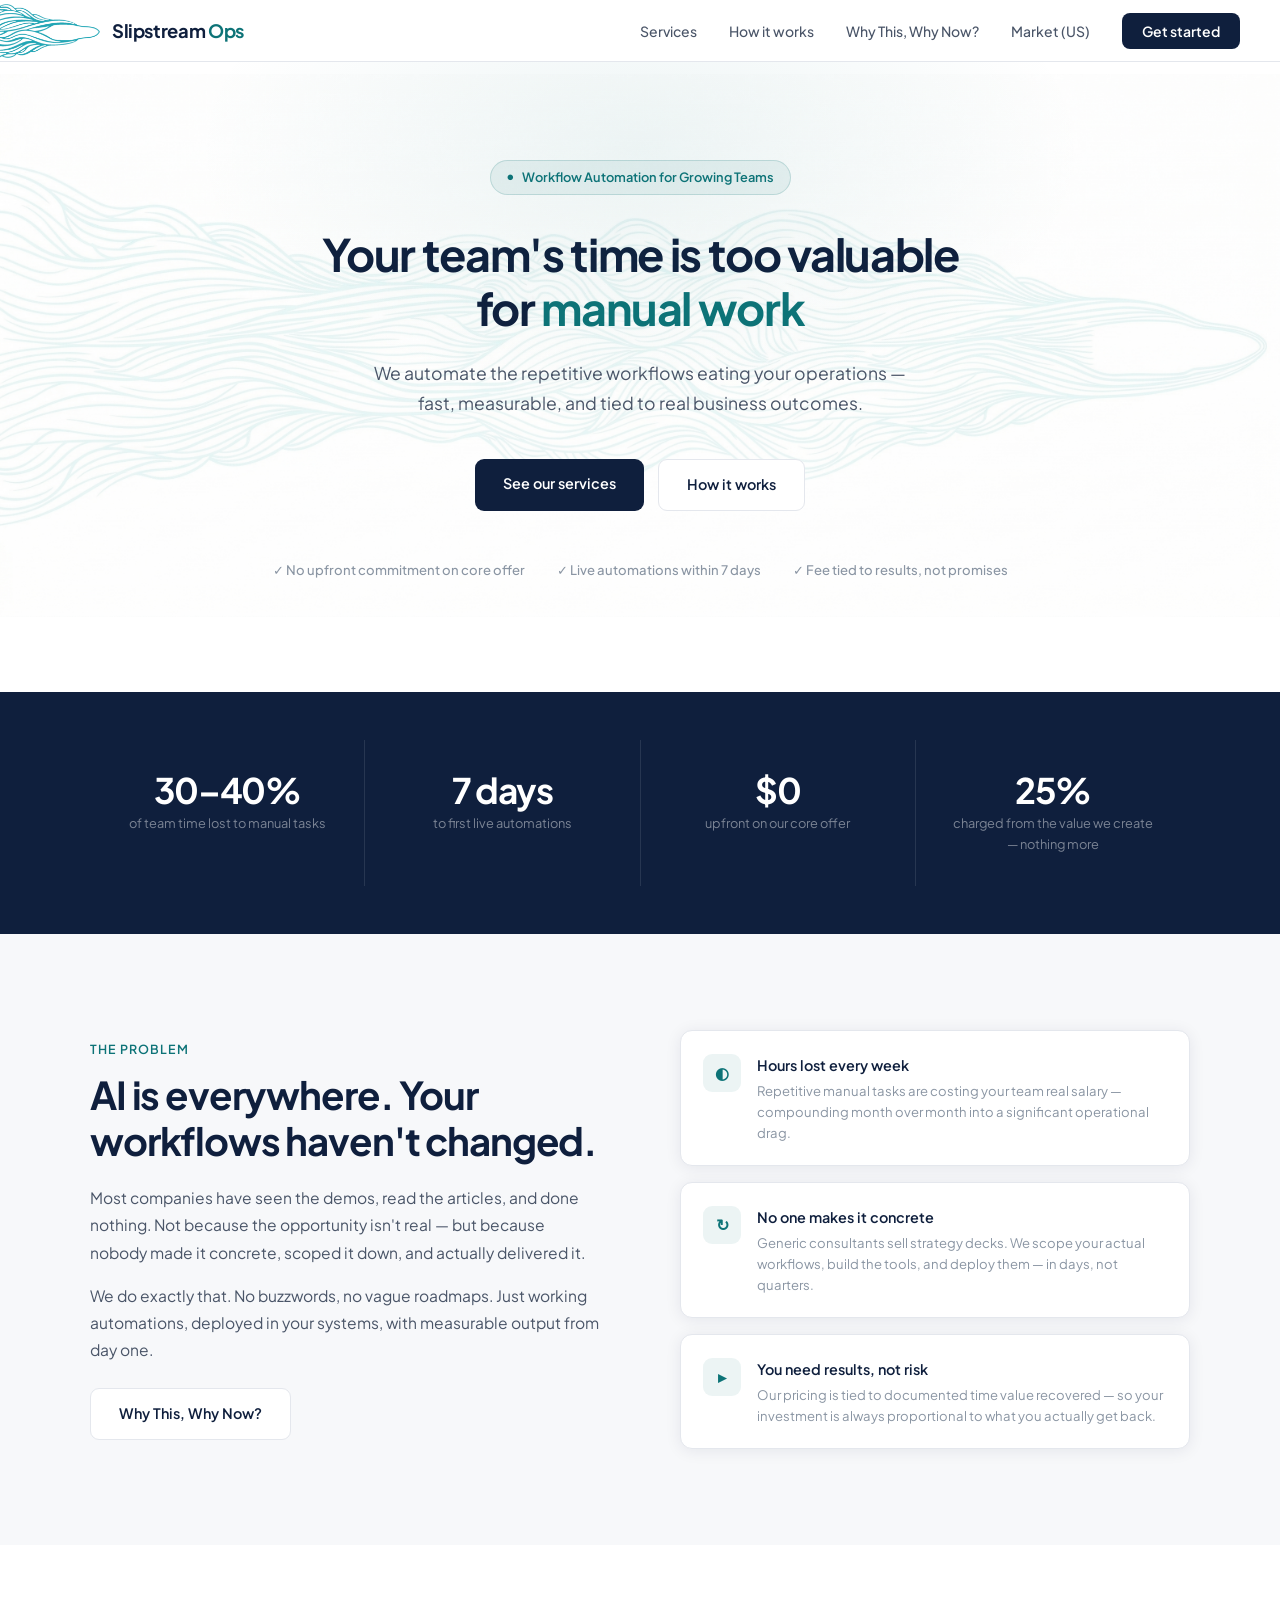
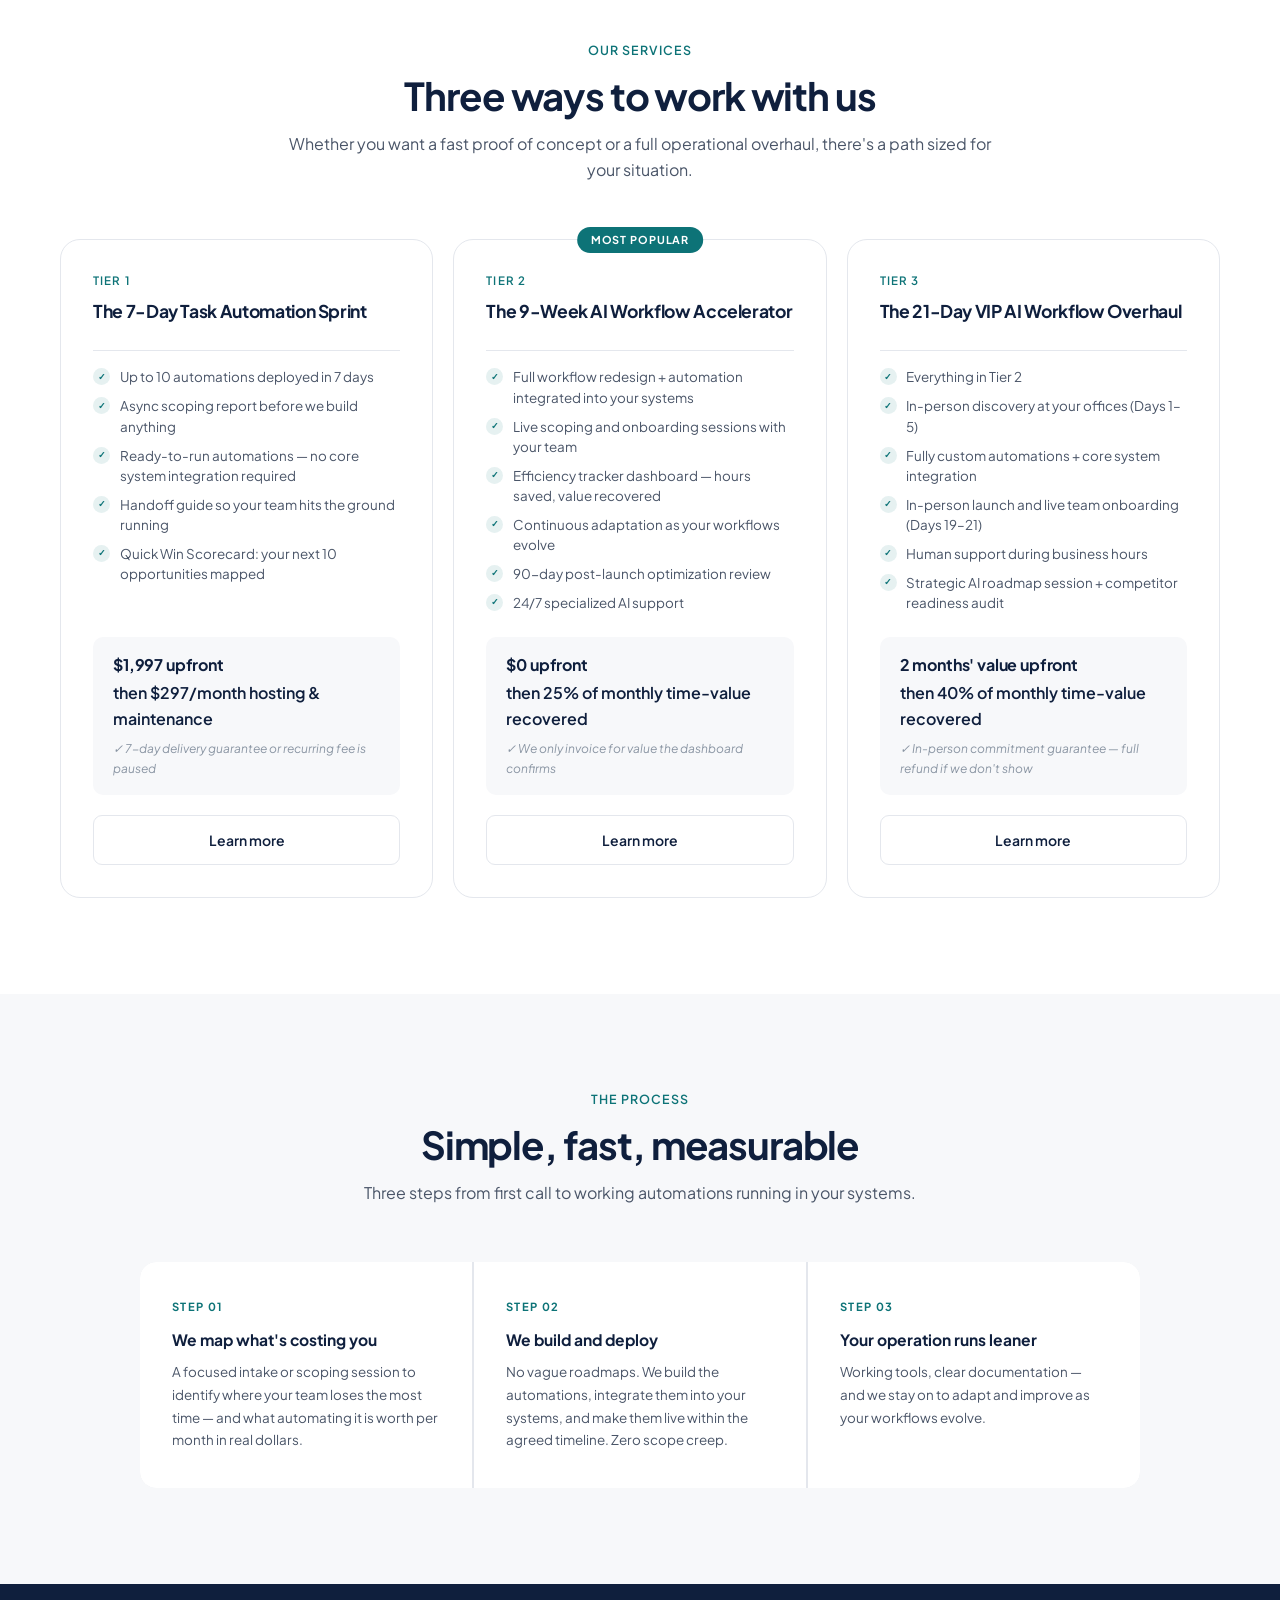
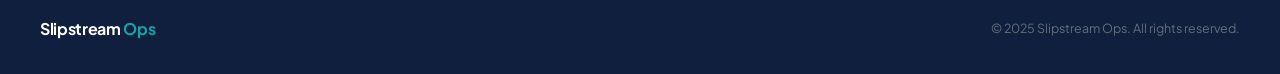
<file: site/index.html>
<!DOCTYPE html>
<html lang="en">
<head>
  <meta charset="UTF-8" />
  <meta name="viewport" content="width=device-width, initial-scale=1.0" />
  <title>Slipstream Ops — Workflow Automation for Growing Companies</title>
  <link rel="preconnect" href="https://fonts.googleapis.com" />
  <link rel="preconnect" href="https://fonts.gstatic.com" crossorigin />
  <link href="https://fonts.googleapis.com/css2?family=Plus+Jakarta+Sans:wght@300;400;500;600;700&display=swap" rel="stylesheet" />
  <link rel="stylesheet" href="shared.css" />
  <link rel="icon" type="image/png" sizes="32x32" href="favicon-32.png" />
  <link rel="icon" type="image/png" sizes="16x16" href="favicon-16.png" />
  <link rel="apple-touch-icon" sizes="180x180" href="apple-touch-icon.png" />
  <style>
    /* ── HERO ── */
    .hero {
      padding: 10rem 2.5rem 7rem;
      text-align: center;
      position: relative;
      overflow: hidden;
      background-image: url('hero-bg.png');
      background-repeat: no-repeat;
      background-size: 100% auto;
      background-position: center center;
    }
    .hero::before {
      content: '';
      position: absolute;
      top: -100px; left: 50%;
      transform: translateX(-50%);
      width: 900px; height: 500px;
      background: radial-gradient(ellipse at center, rgba(13,115,119,0.07) 0%, transparent 70%);
      pointer-events: none;
    }
    .hero-badge {
      display: inline-flex;
      align-items: center;
      gap: 0.5rem;
      background: rgba(13,115,119,0.08);
      color: var(--teal);
      font-size: 0.8rem;
      font-weight: 600;
      padding: 0.4rem 1rem;
      border-radius: 999px;
      border: 1px solid rgba(13,115,119,0.18);
      margin-bottom: 2rem;
    }
    .hero-badge::before { content: '●'; font-size: 0.45rem; }
    .hero h1 {
      font-size: clamp(2.2rem, 3.8vw, 2.8rem);
      font-weight: 700;
      line-height: 1.2;
      letter-spacing: -0.03em;
      color: var(--navy);
      max-width: 960px;
      margin: 0 auto 1.5rem;
    }
    .hero h1 em { font-style: normal; color: var(--teal); }
    .hero-sub {
      font-size: 1.1rem;
      color: var(--grey-dk);
      max-width: 560px;
      margin: 0 auto 2.5rem;
      line-height: 1.7;
    }
    .hero-ctas { display: flex; gap: 0.875rem; justify-content: center; flex-wrap: wrap; }
    .hero-proof {
      margin-top: 3rem;
      display: flex;
      align-items: center;
      justify-content: center;
      gap: 2rem;
      flex-wrap: wrap;
    }
    .proof-item { font-size: 0.82rem; color: var(--grey-mid); font-weight: 500; }

    /* ── STATS STRIP ── */
    .stats-strip { background: var(--navy); padding: 3rem 2.5rem; }
    .stats-inner {
      max-width: 1100px;
      margin: 0 auto;
      display: grid;
      grid-template-columns: repeat(4, 1fr);
      gap: 1px;
      background: rgba(255,255,255,0.1);
    }
    .stat-item { background: var(--navy); padding: 2rem 2rem; text-align: center; }
    .stat-number {
      font-size: 2.2rem;
      font-weight: 700;
      color: var(--white);
      letter-spacing: -0.04em;
      line-height: 1;
      margin-bottom: 0.4rem;
    }
    .stat-number span { color: var(--white); }
    .stat-label { font-size: 0.8rem; color: rgba(255,255,255,0.45); }

    /* ── PROBLEM ── */
    .problem-section { padding: 6rem 2.5rem; background: var(--off); }
    .problem-inner {
      max-width: 1100px;
      margin: 0 auto;
      display: grid;
      grid-template-columns: 1fr 1fr;
      gap: 5rem;
      align-items: center;
    }
    .problem-text h2 {
      font-size: clamp(1.8rem, 3vw, 2.4rem);
      font-weight: 700;
      letter-spacing: -0.03em;
      color: var(--navy);
      line-height: 1.2;
      margin-bottom: 1.25rem;
    }
    .problem-text p {
      font-size: 0.975rem;
      color: var(--grey-dk);
      line-height: 1.75;
      margin-bottom: 1rem;
    }
    .problem-cards { display: flex; flex-direction: column; gap: 1rem; }
    .problem-card {
      background: var(--white);
      border: 1px solid var(--border);
      border-radius: var(--radius);
      padding: 1.4rem;
      display: flex;
      gap: 1rem;
      align-items: flex-start;
      box-shadow: var(--shadow);
    }
    .problem-card-icon {
      width: 38px; height: 38px;
      background: rgba(13,115,119,0.08);
      border-radius: 9px;
      display: flex;
      align-items: center;
      justify-content: center;
      font-size: 1rem;
      color: var(--teal);
      font-weight: 700;
      flex-shrink: 0;
    }
    .problem-card-text h4 { font-size: 0.9rem; font-weight: 600; color: var(--navy); margin-bottom: 0.2rem; }
    .problem-card-text p { font-size: 0.82rem; color: var(--grey-mid); line-height: 1.6; }

    /* ── OFFERS SECTION ── */
    .offers-section { padding: 6rem 2.5rem; background: var(--white); }
    .offers-inner { max-width: 1160px; margin: 0 auto; }

    /* ── HOW IT WORKS ── */
    .how-section { padding: 6rem 2.5rem; background: var(--off); }
    .how-inner { max-width: 1000px; margin: 0 auto; }
    .how-steps {
      display: grid;
      grid-template-columns: repeat(3, 1fr);
      gap: 2px;
      margin-top: 3rem;
      background: var(--border);
      border-radius: 16px;
      overflow: hidden;
    }
    .how-step { background: var(--white); padding: 2.25rem 2rem; }
    .step-num { font-size: 0.7rem; font-weight: 700; letter-spacing: 0.12em; color: var(--teal); text-transform: uppercase; margin-bottom: 0.75rem; }
    .how-step h3 { font-size: 0.975rem; font-weight: 700; color: var(--navy); margin-bottom: 0.5rem; }
    .how-step p { font-size: 0.84rem; color: var(--grey-dk); line-height: 1.7; }

    @media (max-width: 900px) {
      .hero { padding: 8rem 1.25rem 5rem; }
      .stats-inner { grid-template-columns: repeat(2, 1fr); }
      .problem-inner { grid-template-columns: 1fr; gap: 3rem; }
      .how-steps { grid-template-columns: 1fr; }
      .problem-section, .how-section, .offers-section { padding: 4rem 1.25rem; }
    }
  </style>
</head>
<body>

  <nav>
    <a class="logo" href="index.html"><img src="stream_small-cutout-long.png" alt="" class="logo-img" />Slipstream&nbsp;<span>Ops</span></a>
    <button class="nav-burger" aria-label="Menu"><img src="hamburger-cutout.png" alt="" style="width:18px;height:auto;display:block;"></button>
    <ul class="nav-links">
      <li class="nav-dropdown"><a href="#offers">Services</a>
        <div class="nav-dropdown-menu">
          <a href="tier1.html"><span class="dropdown-tier">Tier 1</span>The 7-Day Task Automation Sprint</a>
          <a href="tier2.html"><span class="dropdown-tier">Tier 2</span>The 9-Week AI Workflow Accelerator</a>
          <a href="tier3.html"><span class="dropdown-tier">Tier 3</span>The 21-Day VIP AI Workflow Overhaul</a>
        </div>
      </li>
      <li><a href="#how">How it works</a></li>
      <li><a href="why-this-why-now.html">Why This, Why Now?</a></li>
      <li class="nav-dropdown">
        <a href="#">Market (US)</a>
        <div class="nav-dropdown-menu nav-market-menu">
          <a href="index.html"><span class="dropdown-tier"></span>🇺🇸 USA ($)</a>
          <a href="index-fr.html"><span class="dropdown-tier"></span>🇫🇷 France (€)</a>
        </div>
      </li>
      <li><a href="#offers" class="nav-cta">Get started</a></li>
    </ul>
  </nav>

  <!-- HERO -->
  <section class="hero">
    <div class="hero-badge">Workflow Automation for Growing Teams</div>
    <h1>Your team's time is too valuable<br>for <em>manual work</em></h1>
    <p class="hero-sub">We automate the repetitive workflows eating your operations — fast, measurable, and tied to real business outcomes.</p>
    <div class="hero-ctas">
      <a class="btn-primary" href="#offers">See our services</a>
      <a class="btn-secondary" href="#how">How it works</a>
    </div>
    <div class="hero-proof">
      <div class="proof-item">&#10003; No upfront commitment on core offer</div>
      <div class="proof-item">&#10003; Live automations within 7 days</div>
      <div class="proof-item">&#10003; Fee tied to results, not promises</div>
    </div>
  </section>

  <!-- STATS -->
  <div class="stats-strip">
    <div class="stats-inner">
      <div class="stat-item">
        <div class="stat-number">30<span>–40%</span></div>
        <div class="stat-label">of team time lost to manual tasks</div>
      </div>
      <div class="stat-item">
        <div class="stat-number">7<span> days</span></div>
        <div class="stat-label">to first live automations</div>
      </div>
      <div class="stat-item">
        <div class="stat-number">$<span>0</span></div>
        <div class="stat-label">upfront on our core offer</div>
      </div>
      <div class="stat-item">
        <div class="stat-number">25<span>%</span></div>
        <div class="stat-label">charged from the value we create — nothing more</div>
      </div>
    </div>
  </div>

  <!-- PROBLEM -->
  <section class="problem-section">
    <div class="problem-inner">
      <div class="problem-text">
        <div class="eyebrow">The problem</div>
        <h2>AI is everywhere. Your workflows haven't changed.</h2>
        <p>Most companies have seen the demos, read the articles, and done nothing. Not because the opportunity isn't real — but because nobody made it concrete, scoped it down, and actually delivered it.</p>
        <p>We do exactly that. No buzzwords, no vague roadmaps. Just working automations, deployed in your systems, with measurable output from day one.</p>
        <div style="margin-top:1.5rem;">
          <a class="btn-secondary" href="why-this-why-now.html">Why This, Why Now?</a>
        </div>
      </div>
      <div class="problem-cards">
        <div class="problem-card">
          <div class="problem-card-icon">&#9680;</div>
          <div class="problem-card-text">
            <h4>Hours lost every week</h4>
            <p>Repetitive manual tasks are costing your team real salary — compounding month over month into a significant operational drag.</p>
          </div>
        </div>
        <div class="problem-card">
          <div class="problem-card-icon">&#8635;</div>
          <div class="problem-card-text">
            <h4>No one makes it concrete</h4>
            <p>Generic consultants sell strategy decks. We scope your actual workflows, build the tools, and deploy them — in days, not quarters.</p>
          </div>
        </div>
        <div class="problem-card">
          <div class="problem-card-icon">&#9656;</div>
          <div class="problem-card-text">
            <h4>You need results, not risk</h4>
            <p>Our pricing is tied to documented time value recovered — so your investment is always proportional to what you actually get back.</p>
          </div>
        </div>
      </div>
    </div>
  </section>

  <!-- OFFERS -->
  <section id="offers" class="offers-section">
    <div class="offers-inner">
      <div class="section-header">
        <div class="eyebrow">Our Services</div>
        <h2>Three ways to work with us</h2>
        <p>Whether you want a fast proof of concept or a full operational overhaul, there's a path sized for your situation.</p>
      </div>
      <div class="offers-grid">

        <!-- TIER 1 -->
        <div class="offer-card">
          <div class="offer-tier-label">Tier 1</div>
          <div class="offer-name">The 7-Day Task Automation Sprint</div>
          <div class="offer-divider"></div>
          <ul class="offer-features">
            <li><span class="feature-check">&#10003;</span> Up to 10 automations deployed in 7 days</li>
            <li><span class="feature-check">&#10003;</span> Async scoping report before we build anything</li>
            <li><span class="feature-check">&#10003;</span> Ready-to-run automations — no core system integration required</li>
            <li><span class="feature-check">&#10003;</span> Handoff guide so your team hits the ground running</li>
            <li><span class="feature-check">&#10003;</span> Quick Win Scorecard: your next 10 opportunities mapped</li>
          </ul>
          <div class="offer-price-box">
            <div class="offer-price">$1,997 upfront</div>
            <div class="offer-price-recurring">then $297/month hosting &amp; maintenance</div>
            <div class="offer-guarantee">&#10003; 7-day delivery guarantee or recurring fee is paused</div>
          </div>
          <a class="offer-cta offer-cta-outline" href="tier1.html">Learn more</a>
        </div>

        <!-- TIER 2 -->
        <div class="offer-card">
          <div class="featured-badge">Most popular</div>
          <div class="offer-tier-label">Tier 2</div>
          <div class="offer-name">The 9-Week AI Workflow Accelerator</div>
          <div class="offer-divider"></div>
          <ul class="offer-features">
            <li><span class="feature-check">&#10003;</span> Full workflow redesign + automation integrated into your systems</li>
            <li><span class="feature-check">&#10003;</span> Live scoping and onboarding sessions with your team</li>
            <li><span class="feature-check">&#10003;</span> Efficiency tracker dashboard — hours saved, value recovered</li>
            <li><span class="feature-check">&#10003;</span> Continuous adaptation as your workflows evolve</li>
            <li><span class="feature-check">&#10003;</span> 90-day post-launch optimization review</li>
            <li><span class="feature-check">&#10003;</span> 24/7 specialized AI support</li>
          </ul>
          <div class="offer-price-box">
            <div class="offer-price">$0 upfront</div>
            <div class="offer-price-recurring">then 25% of monthly time-value recovered</div>
            <div class="offer-guarantee">&#10003; We only invoice for value the dashboard confirms</div>
          </div>
          <a class="offer-cta offer-cta-outline" href="tier2.html">Learn more</a>
        </div>

        <!-- TIER 3 -->
        <div class="offer-card">
          <div class="offer-tier-label">Tier 3</div>
          <div class="offer-name">The 21-Day VIP AI Workflow Overhaul</div>
          <div class="offer-divider"></div>
          <ul class="offer-features">
            <li><span class="feature-check">&#10003;</span> Everything in Tier 2</li>
            <li><span class="feature-check">&#10003;</span> In-person discovery at your offices (Days 1–5)</li>
            <li><span class="feature-check">&#10003;</span> Fully custom automations + core system integration</li>
            <li><span class="feature-check">&#10003;</span> In-person launch and live team onboarding (Days 19–21)</li>
            <li><span class="feature-check">&#10003;</span> Human support during business hours</li>
            <li><span class="feature-check">&#10003;</span> Strategic AI roadmap session + competitor readiness audit</li>
          </ul>
          <div class="offer-price-box">
            <div class="offer-price">2 months' value upfront</div>
            <div class="offer-price-recurring">then 40% of monthly time-value recovered</div>
            <div class="offer-guarantee">&#10003; In-person commitment guarantee — full refund if we don't show</div>
          </div>
          <a class="offer-cta offer-cta-outline" href="tier3.html">Learn more</a>
        </div>

      </div>
    </div>
  </section>

  <!-- HOW IT WORKS -->
  <section id="how" class="how-section">
    <div class="how-inner">
      <div class="section-header">
        <div class="eyebrow">The Process</div>
        <h2>Simple, fast, measurable</h2>
        <p>Three steps from first call to working automations running in your systems.</p>
      </div>
      <div class="how-steps">
        <div class="how-step">
          <div class="step-num">Step 01</div>
          <h3>We map what's costing you</h3>
          <p>A focused intake or scoping session to identify where your team loses the most time — and what automating it is worth per month in real dollars.</p>
        </div>
        <div class="how-step">
          <div class="step-num">Step 02</div>
          <h3>We build and deploy</h3>
          <p>No vague roadmaps. We build the automations, integrate them into your systems, and make them live within the agreed timeline. Zero scope creep.</p>
        </div>
        <div class="how-step">
          <div class="step-num">Step 03</div>
          <h3>Your operation runs leaner</h3>
          <p>Working tools, clear documentation — and we stay on to adapt and improve as your workflows evolve.</p>
        </div>
      </div>
    </div>
  </section>

  <footer>
    <a class="footer-logo" href="index.html">Slipstream&nbsp;<span>Ops</span></a>
    <div class="footer-copy">&copy; 2025 Slipstream Ops. All rights reserved.</div>
  </footer>

  <script>
    (function(){
      var nav = document.querySelector('nav');
      var burger = document.querySelector('.nav-burger');
      if (!burger) return;
      burger.addEventListener('click', function(e){ e.stopPropagation(); nav.classList.toggle('menu-open'); });
      document.addEventListener('click', function(e){ if (!nav.contains(e.target)) nav.classList.remove('menu-open'); });
    })();
  </script>
</body>
</html>
</file>
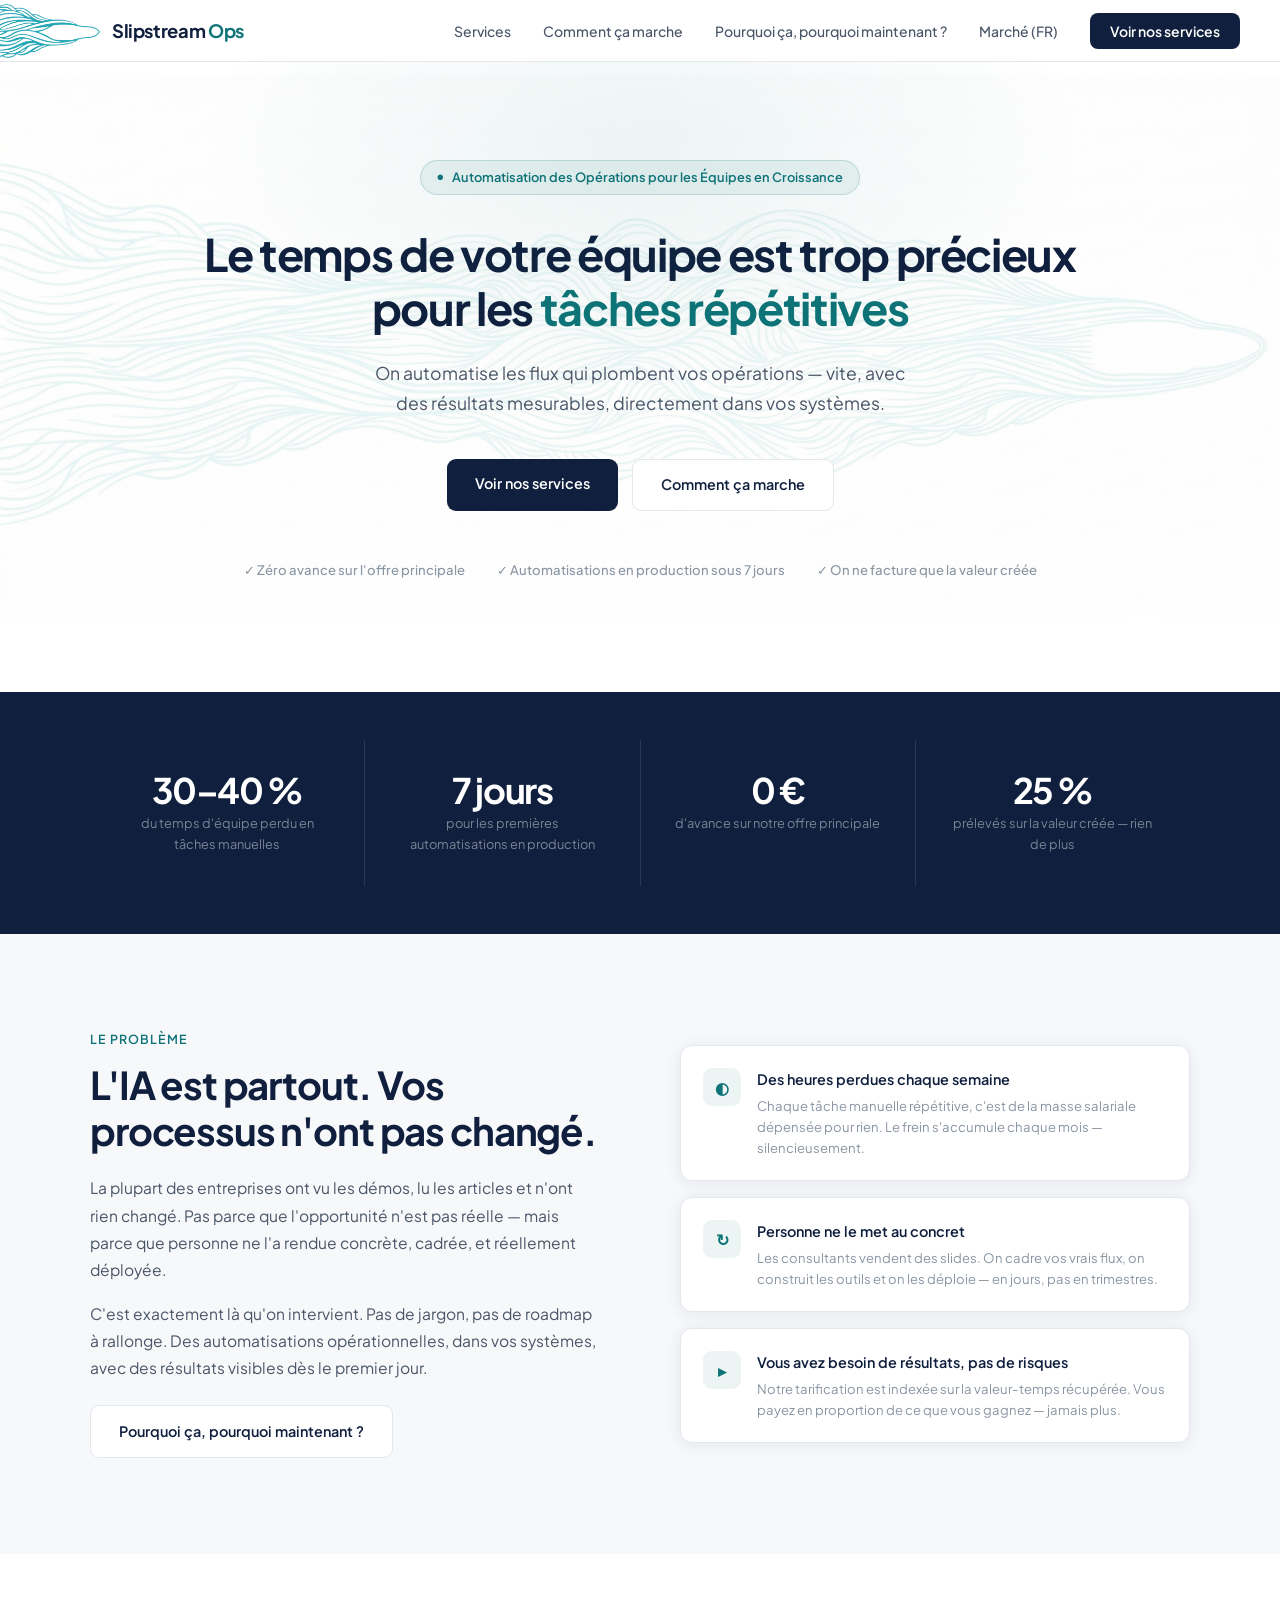
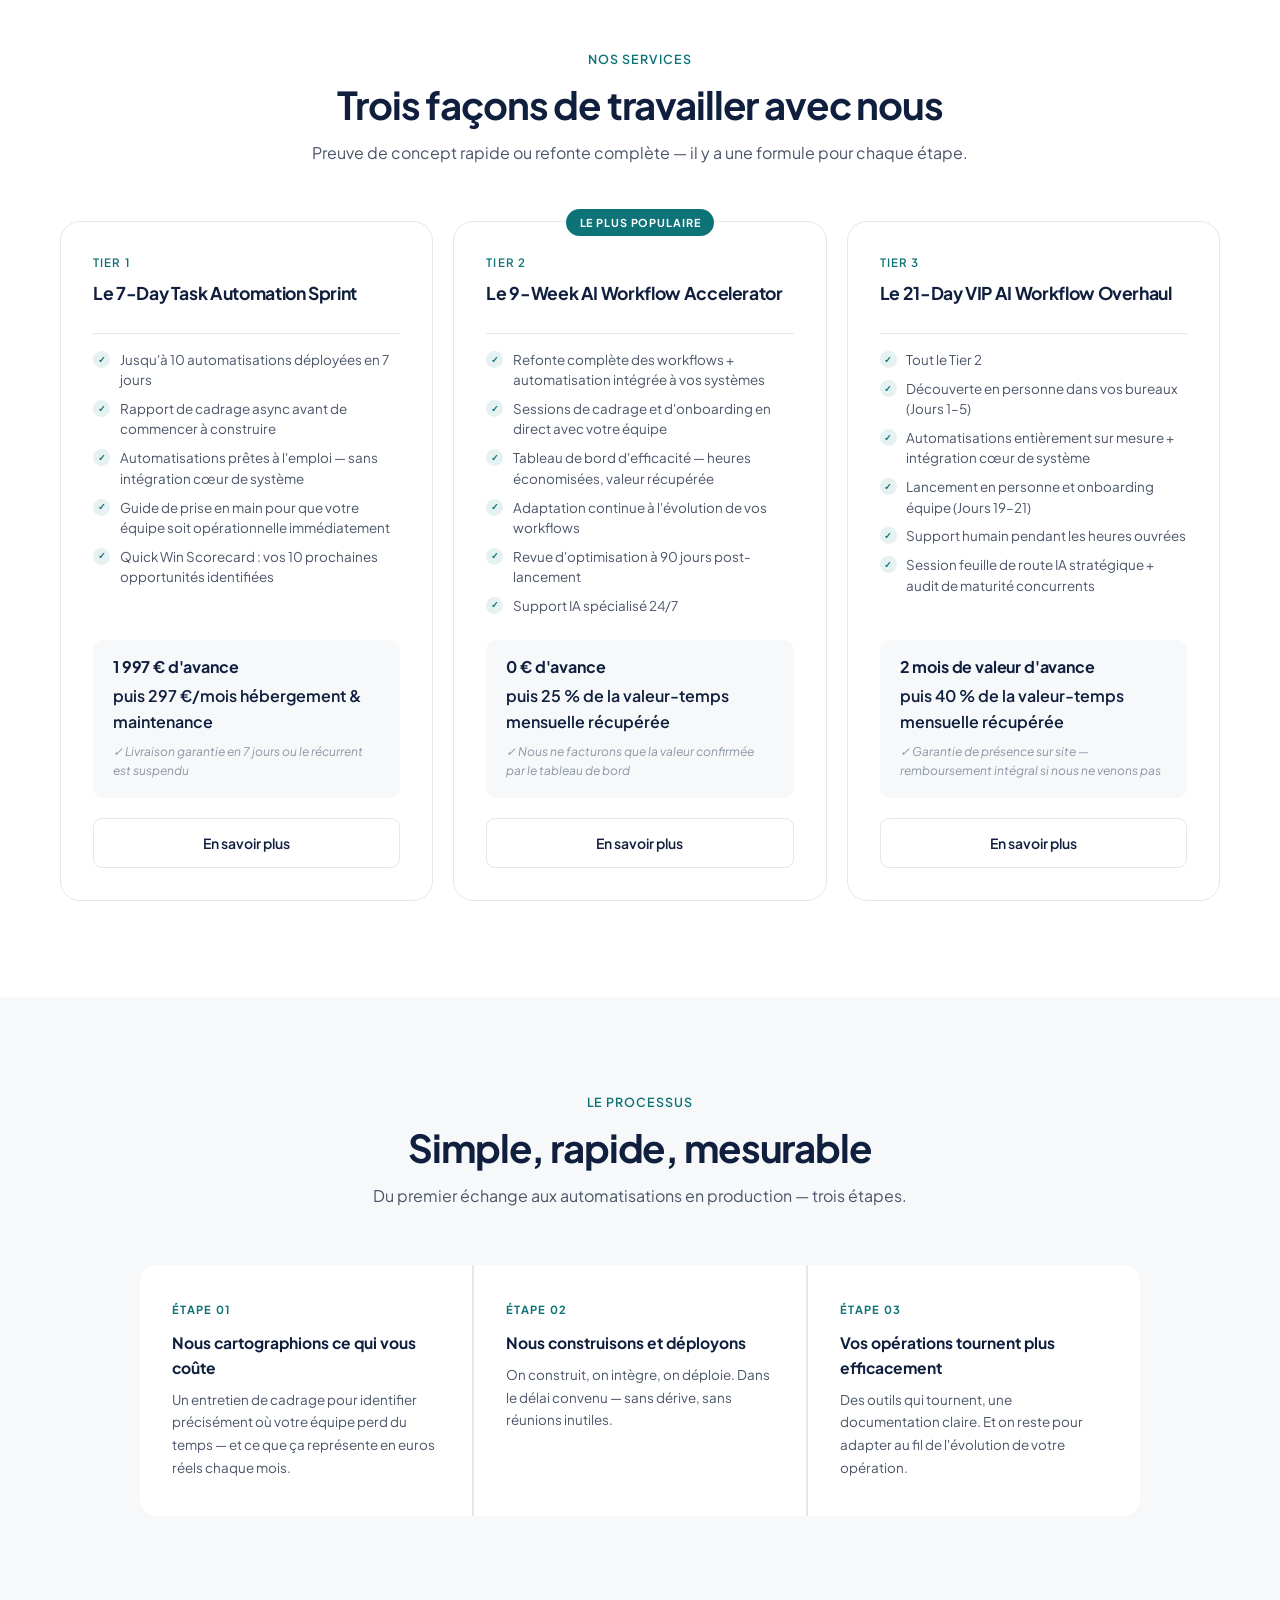
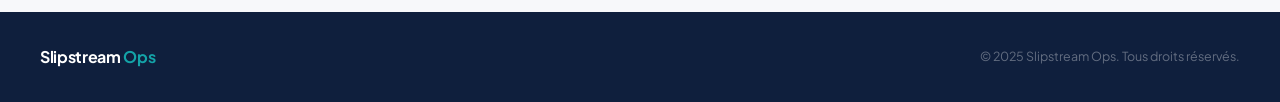
<file: site/index-fr.html>
<!DOCTYPE html>
<html lang="fr">
<head>
  <meta charset="UTF-8" />
  <meta name="viewport" content="width=device-width, initial-scale=1.0" />
  <title>Slipstream Ops — Automatisation des Opérations pour Entreprises en Croissance</title>
  <link rel="preconnect" href="https://fonts.googleapis.com" />
  <link rel="preconnect" href="https://fonts.gstatic.com" crossorigin />
  <link href="https://fonts.googleapis.com/css2?family=Plus+Jakarta+Sans:wght@300;400;500;600;700&display=swap" rel="stylesheet" />
  <link rel="stylesheet" href="shared.css" />
  <link rel="icon" type="image/png" sizes="32x32" href="favicon-32.png" />
  <link rel="icon" type="image/png" sizes="16x16" href="favicon-16.png" />
  <link rel="apple-touch-icon" sizes="180x180" href="apple-touch-icon.png" />
  <style>
    /* ── HERO ── */
    .hero {
      padding: 10rem 2.5rem 7rem;
      text-align: center;
      position: relative;
      overflow: hidden;
      background-image: url('hero-bg.png');
      background-repeat: no-repeat;
      background-size: 100% auto;
      background-position: center center;
    }
    .hero::before {
      content: '';
      position: absolute;
      top: -100px; left: 50%;
      transform: translateX(-50%);
      width: 900px; height: 500px;
      background: radial-gradient(ellipse at center, rgba(13,115,119,0.07) 0%, transparent 70%);
      pointer-events: none;
    }
    .hero-badge {
      display: inline-flex;
      align-items: center;
      gap: 0.5rem;
      background: rgba(13,115,119,0.08);
      color: var(--teal);
      font-size: 0.8rem;
      font-weight: 600;
      padding: 0.4rem 1rem;
      border-radius: 999px;
      border: 1px solid rgba(13,115,119,0.18);
      margin-bottom: 2rem;
    }
    .hero-badge::before { content: '●'; font-size: 0.45rem; }
    .hero h1 {
      font-size: clamp(2.2rem, 3.8vw, 2.8rem);
      font-weight: 700;
      line-height: 1.2;
      letter-spacing: -0.03em;
      color: var(--navy);
      max-width: 960px;
      margin: 0 auto 1.5rem;
    }
    .hero h1 em { font-style: normal; color: var(--teal); }
    .hero-sub {
      font-size: 1.1rem;
      color: var(--grey-dk);
      max-width: 560px;
      margin: 0 auto 2.5rem;
      line-height: 1.7;
    }
    .hero-ctas { display: flex; gap: 0.875rem; justify-content: center; flex-wrap: wrap; }
    .hero-proof {
      margin-top: 3rem;
      display: flex;
      align-items: center;
      justify-content: center;
      gap: 2rem;
      flex-wrap: wrap;
    }
    .proof-item { font-size: 0.82rem; color: var(--grey-mid); font-weight: 500; }

    /* ── STATS STRIP ── */
    .stats-strip { background: var(--navy); padding: 3rem 2.5rem; }
    .stats-inner {
      max-width: 1100px;
      margin: 0 auto;
      display: grid;
      grid-template-columns: repeat(4, 1fr);
      gap: 1px;
      background: rgba(255,255,255,0.1);
    }
    .stat-item { background: var(--navy); padding: 2rem 2rem; text-align: center; }
    .stat-number {
      font-size: 2.2rem;
      font-weight: 700;
      color: var(--white);
      letter-spacing: -0.04em;
      line-height: 1;
      margin-bottom: 0.4rem;
    }
    .stat-number span { color: var(--white); }
    .stat-label { font-size: 0.8rem; color: rgba(255,255,255,0.45); }

    /* ── PROBLEM ── */
    .problem-section { padding: 6rem 2.5rem; background: var(--off); }
    .problem-inner {
      max-width: 1100px;
      margin: 0 auto;
      display: grid;
      grid-template-columns: 1fr 1fr;
      gap: 5rem;
      align-items: center;
    }
    .problem-text h2 {
      font-size: clamp(1.8rem, 3vw, 2.4rem);
      font-weight: 700;
      letter-spacing: -0.03em;
      color: var(--navy);
      line-height: 1.2;
      margin-bottom: 1.25rem;
    }
    .problem-text p {
      font-size: 0.975rem;
      color: var(--grey-dk);
      line-height: 1.75;
      margin-bottom: 1rem;
    }
    .problem-cards { display: flex; flex-direction: column; gap: 1rem; }
    .problem-card {
      background: var(--white);
      border: 1px solid var(--border);
      border-radius: var(--radius);
      padding: 1.4rem;
      display: flex;
      gap: 1rem;
      align-items: flex-start;
      box-shadow: var(--shadow);
    }
    .problem-card-icon {
      width: 38px; height: 38px;
      background: rgba(13,115,119,0.08);
      border-radius: 9px;
      display: flex;
      align-items: center;
      justify-content: center;
      font-size: 1rem;
      color: var(--teal);
      font-weight: 700;
      flex-shrink: 0;
    }
    .problem-card-text h4 { font-size: 0.9rem; font-weight: 600; color: var(--navy); margin-bottom: 0.2rem; }
    .problem-card-text p { font-size: 0.82rem; color: var(--grey-mid); line-height: 1.6; }

    /* ── OFFERS SECTION ── */
    .offers-section { padding: 6rem 2.5rem; background: var(--white); }
    .offers-inner { max-width: 1160px; margin: 0 auto; }

    /* ── HOW IT WORKS ── */
    .how-section { padding: 6rem 2.5rem; background: var(--off); }
    .how-inner { max-width: 1000px; margin: 0 auto; }
    .how-steps {
      display: grid;
      grid-template-columns: repeat(3, 1fr);
      gap: 2px;
      margin-top: 3rem;
      background: var(--border);
      border-radius: 16px;
      overflow: hidden;
    }
    .how-step { background: var(--white); padding: 2.25rem 2rem; }
    .step-num { font-size: 0.7rem; font-weight: 700; letter-spacing: 0.12em; color: var(--teal); text-transform: uppercase; margin-bottom: 0.75rem; }
    .how-step h3 { font-size: 0.975rem; font-weight: 700; color: var(--navy); margin-bottom: 0.5rem; }
    .how-step p { font-size: 0.84rem; color: var(--grey-dk); line-height: 1.7; }

    @media (max-width: 900px) {
      .hero { padding: 8rem 1.25rem 5rem; }
      .stats-inner { grid-template-columns: repeat(2, 1fr); }
      .problem-inner { grid-template-columns: 1fr; gap: 3rem; }
      .how-steps { grid-template-columns: 1fr; }
      .problem-section, .how-section, .offers-section { padding: 4rem 1.25rem; }
    }
  </style>
</head>
<body>

  <nav>
    <a class="logo" href="index-fr.html"><img src="stream_small-cutout-long.png" alt="" class="logo-img" />Slipstream&nbsp;<span>Ops</span></a>
    <button class="nav-burger" aria-label="Menu"><img src="hamburger-cutout.png" alt="" style="width:18px;height:auto;display:block;"></button>
    <ul class="nav-links">
      <li class="nav-dropdown"><a href="#offers">Services</a>
        <div class="nav-dropdown-menu">
          <a href="tier1-fr.html"><span class="dropdown-tier">Tier 1</span>Le 7-Day Task Automation Sprint</a>
          <a href="tier2-fr.html"><span class="dropdown-tier">Tier 2</span>Le 9-Week AI Workflow Accelerator</a>
          <a href="tier3-fr.html"><span class="dropdown-tier">Tier 3</span>Le 21-Day VIP AI Workflow Overhaul</a>
        </div>
      </li>
      <li><a href="#how">Comment ça marche</a></li>
      <li><a href="why-this-why-now-fr.html">Pourquoi ça, pourquoi maintenant&nbsp;?</a></li>
      <li class="nav-dropdown">
        <a href="#">Marché (FR)</a>
        <div class="nav-dropdown-menu nav-market-menu">
          <a href="index.html"><span class="dropdown-tier"></span>🇺🇸 USA ($)</a>
          <a href="index-fr.html"><span class="dropdown-tier"></span>🇫🇷 France (€)</a>
        </div>
      </li>
      <li><a href="#offers" class="nav-cta">Voir nos services</a></li>
    </ul>
  </nav>

  <!-- HERO -->
  <section class="hero">
    <div class="hero-badge">Automatisation des Opérations pour les Équipes en Croissance</div>
    <h1>Le temps de votre équipe est trop précieux<br>pour les <em>tâches répétitives</em></h1>
    <p class="hero-sub">On automatise les flux qui plombent vos opérations — vite, avec des résultats mesurables, directement dans vos systèmes.</p>
    <div class="hero-ctas">
      <a class="btn-primary" href="#offers">Voir nos services</a>
      <a class="btn-secondary" href="#how">Comment ça marche</a>
    </div>
    <div class="hero-proof">
      <div class="proof-item">&#10003; Zéro avance sur l'offre principale</div>
      <div class="proof-item">&#10003; Automatisations en production sous 7 jours</div>
      <div class="proof-item">&#10003; On ne facture que la valeur créée</div>
    </div>
  </section>

  <!-- STATS -->
  <div class="stats-strip">
    <div class="stats-inner">
      <div class="stat-item">
        <div class="stat-number">30<span>–40 %</span></div>
        <div class="stat-label">du temps d'équipe perdu en tâches manuelles</div>
      </div>
      <div class="stat-item">
        <div class="stat-number">7<span> jours</span></div>
        <div class="stat-label">pour les premières automatisations en production</div>
      </div>
      <div class="stat-item">
        <div class="stat-number">0<span> €</span></div>
        <div class="stat-label">d'avance sur notre offre principale</div>
      </div>
      <div class="stat-item">
        <div class="stat-number">25<span> %</span></div>
        <div class="stat-label">prélevés sur la valeur créée — rien de plus</div>
      </div>
    </div>
  </div>

  <!-- PROBLEM -->
  <section class="problem-section">
    <div class="problem-inner">
      <div class="problem-text">
        <div class="eyebrow">Le problème</div>
        <h2>L'IA est partout. Vos processus n'ont pas changé.</h2>
        <p>La plupart des entreprises ont vu les démos, lu les articles et n'ont rien changé. Pas parce que l'opportunité n'est pas réelle — mais parce que personne ne l'a rendue concrète, cadrée, et réellement déployée.</p>
        <p>C'est exactement là qu'on intervient. Pas de jargon, pas de roadmap à rallonge. Des automatisations opérationnelles, dans vos systèmes, avec des résultats visibles dès le premier jour.</p>
        <div style="margin-top:1.5rem;">
          <a class="btn-secondary" href="why-this-why-now-fr.html">Pourquoi ça, pourquoi maintenant&nbsp;?</a>
        </div>
      </div>
      <div class="problem-cards">
        <div class="problem-card">
          <div class="problem-card-icon">&#9680;</div>
          <div class="problem-card-text">
            <h4>Des heures perdues chaque semaine</h4>
            <p>Chaque tâche manuelle répétitive, c'est de la masse salariale dépensée pour rien. Le frein s'accumule chaque mois — silencieusement.</p>
          </div>
        </div>
        <div class="problem-card">
          <div class="problem-card-icon">&#8635;</div>
          <div class="problem-card-text">
            <h4>Personne ne le met au concret</h4>
            <p>Les consultants vendent des slides. On cadre vos vrais flux, on construit les outils et on les déploie — en jours, pas en trimestres.</p>
          </div>
        </div>
        <div class="problem-card">
          <div class="problem-card-icon">&#9656;</div>
          <div class="problem-card-text">
            <h4>Vous avez besoin de résultats, pas de risques</h4>
            <p>Notre tarification est indexée sur la valeur-temps récupérée. Vous payez en proportion de ce que vous gagnez — jamais plus.</p>
          </div>
        </div>
      </div>
    </div>
  </section>

  <!-- OFFERS -->
  <section id="offers" class="offers-section">
    <div class="offers-inner">
      <div class="section-header">
        <div class="eyebrow">Nos Services</div>
        <h2>Trois façons de travailler avec nous</h2>
        <p>Preuve de concept rapide ou refonte complète — il y a une formule pour chaque étape.</p>
      </div>
      <div class="offers-grid">

        <!-- TIER 1 -->
        <div class="offer-card">
          <div class="offer-tier-label">Tier 1</div>
          <div class="offer-name">Le 7-Day Task Automation Sprint</div>
          <div class="offer-divider"></div>
          <ul class="offer-features">
            <li><span class="feature-check">&#10003;</span> Jusqu'à 10 automatisations déployées en 7 jours</li>
            <li><span class="feature-check">&#10003;</span> Rapport de cadrage async avant de commencer à construire</li>
            <li><span class="feature-check">&#10003;</span> Automatisations prêtes à l'emploi — sans intégration cœur de système</li>
            <li><span class="feature-check">&#10003;</span> Guide de prise en main pour que votre équipe soit opérationnelle immédiatement</li>
            <li><span class="feature-check">&#10003;</span> Quick Win Scorecard : vos 10 prochaines opportunités identifiées</li>
          </ul>
          <div class="offer-price-box">
            <div class="offer-price">1 997 € d'avance</div>
            <div class="offer-price-recurring">puis 297 €/mois hébergement &amp; maintenance</div>
            <div class="offer-guarantee">&#10003; Livraison garantie en 7 jours ou le récurrent est suspendu</div>
          </div>
          <a class="offer-cta offer-cta-outline" href="tier1-fr.html">En savoir plus</a>
        </div>

        <!-- TIER 2 -->
        <div class="offer-card">
          <div class="featured-badge">Le plus populaire</div>
          <div class="offer-tier-label">Tier 2</div>
          <div class="offer-name">Le 9-Week AI Workflow Accelerator</div>
          <div class="offer-divider"></div>
          <ul class="offer-features">
            <li><span class="feature-check">&#10003;</span> Refonte complète des workflows + automatisation intégrée à vos systèmes</li>
            <li><span class="feature-check">&#10003;</span> Sessions de cadrage et d'onboarding en direct avec votre équipe</li>
            <li><span class="feature-check">&#10003;</span> Tableau de bord d'efficacité — heures économisées, valeur récupérée</li>
            <li><span class="feature-check">&#10003;</span> Adaptation continue à l'évolution de vos workflows</li>
            <li><span class="feature-check">&#10003;</span> Revue d'optimisation à 90 jours post-lancement</li>
            <li><span class="feature-check">&#10003;</span> Support IA spécialisé 24/7</li>
          </ul>
          <div class="offer-price-box">
            <div class="offer-price">0 € d'avance</div>
            <div class="offer-price-recurring">puis 25 % de la valeur-temps mensuelle récupérée</div>
            <div class="offer-guarantee">&#10003; Nous ne facturons que la valeur confirmée par le tableau de bord</div>
          </div>
          <a class="offer-cta offer-cta-outline" href="tier2-fr.html">En savoir plus</a>
        </div>

        <!-- TIER 3 -->
        <div class="offer-card">
          <div class="offer-tier-label">Tier 3</div>
          <div class="offer-name">Le 21-Day VIP AI Workflow Overhaul</div>
          <div class="offer-divider"></div>
          <ul class="offer-features">
            <li><span class="feature-check">&#10003;</span> Tout le Tier 2</li>
            <li><span class="feature-check">&#10003;</span> Découverte en personne dans vos bureaux (Jours 1–5)</li>
            <li><span class="feature-check">&#10003;</span> Automatisations entièrement sur mesure + intégration cœur de système</li>
            <li><span class="feature-check">&#10003;</span> Lancement en personne et onboarding équipe (Jours 19–21)</li>
            <li><span class="feature-check">&#10003;</span> Support humain pendant les heures ouvrées</li>
            <li><span class="feature-check">&#10003;</span> Session feuille de route IA stratégique + audit de maturité concurrents</li>
          </ul>
          <div class="offer-price-box">
            <div class="offer-price">2 mois de valeur d'avance</div>
            <div class="offer-price-recurring">puis 40 % de la valeur-temps mensuelle récupérée</div>
            <div class="offer-guarantee">&#10003; Garantie de présence sur site — remboursement intégral si nous ne venons pas</div>
          </div>
          <a class="offer-cta offer-cta-outline" href="tier3-fr.html">En savoir plus</a>
        </div>

      </div>
    </div>
  </section>

  <!-- HOW IT WORKS -->
  <section id="how" class="how-section">
    <div class="how-inner">
      <div class="section-header">
        <div class="eyebrow">Le Processus</div>
        <h2>Simple, rapide, mesurable</h2>
        <p>Du premier échange aux automatisations en production — trois étapes.</p>
      </div>
      <div class="how-steps">
        <div class="how-step">
          <div class="step-num">Étape 01</div>
          <h3>Nous cartographions ce qui vous coûte</h3>
          <p>Un entretien de cadrage pour identifier précisément où votre équipe perd du temps — et ce que ça représente en euros réels chaque mois.</p>
        </div>
        <div class="how-step">
          <div class="step-num">Étape 02</div>
          <h3>Nous construisons et déployons</h3>
          <p>On construit, on intègre, on déploie. Dans le délai convenu — sans dérive, sans réunions inutiles.</p>
        </div>
        <div class="how-step">
          <div class="step-num">Étape 03</div>
          <h3>Vos opérations tournent plus efficacement</h3>
          <p>Des outils qui tournent, une documentation claire. Et on reste pour adapter au fil de l'évolution de votre opération.</p>
        </div>
      </div>
    </div>
  </section>

  <footer>
    <a class="footer-logo" href="index-fr.html">Slipstream&nbsp;<span>Ops</span></a>
    <div class="footer-copy">&copy; 2025 Slipstream Ops. Tous droits réservés.</div>
  </footer>

  <script>
    (function(){
      var nav = document.querySelector('nav');
      var burger = document.querySelector('.nav-burger');
      if (!burger) return;
      burger.addEventListener('click', function(e){ e.stopPropagation(); nav.classList.toggle('menu-open'); });
      document.addEventListener('click', function(e){ if (!nav.contains(e.target)) nav.classList.remove('menu-open'); });
    })();
  </script>
</body>
</html>
</file>
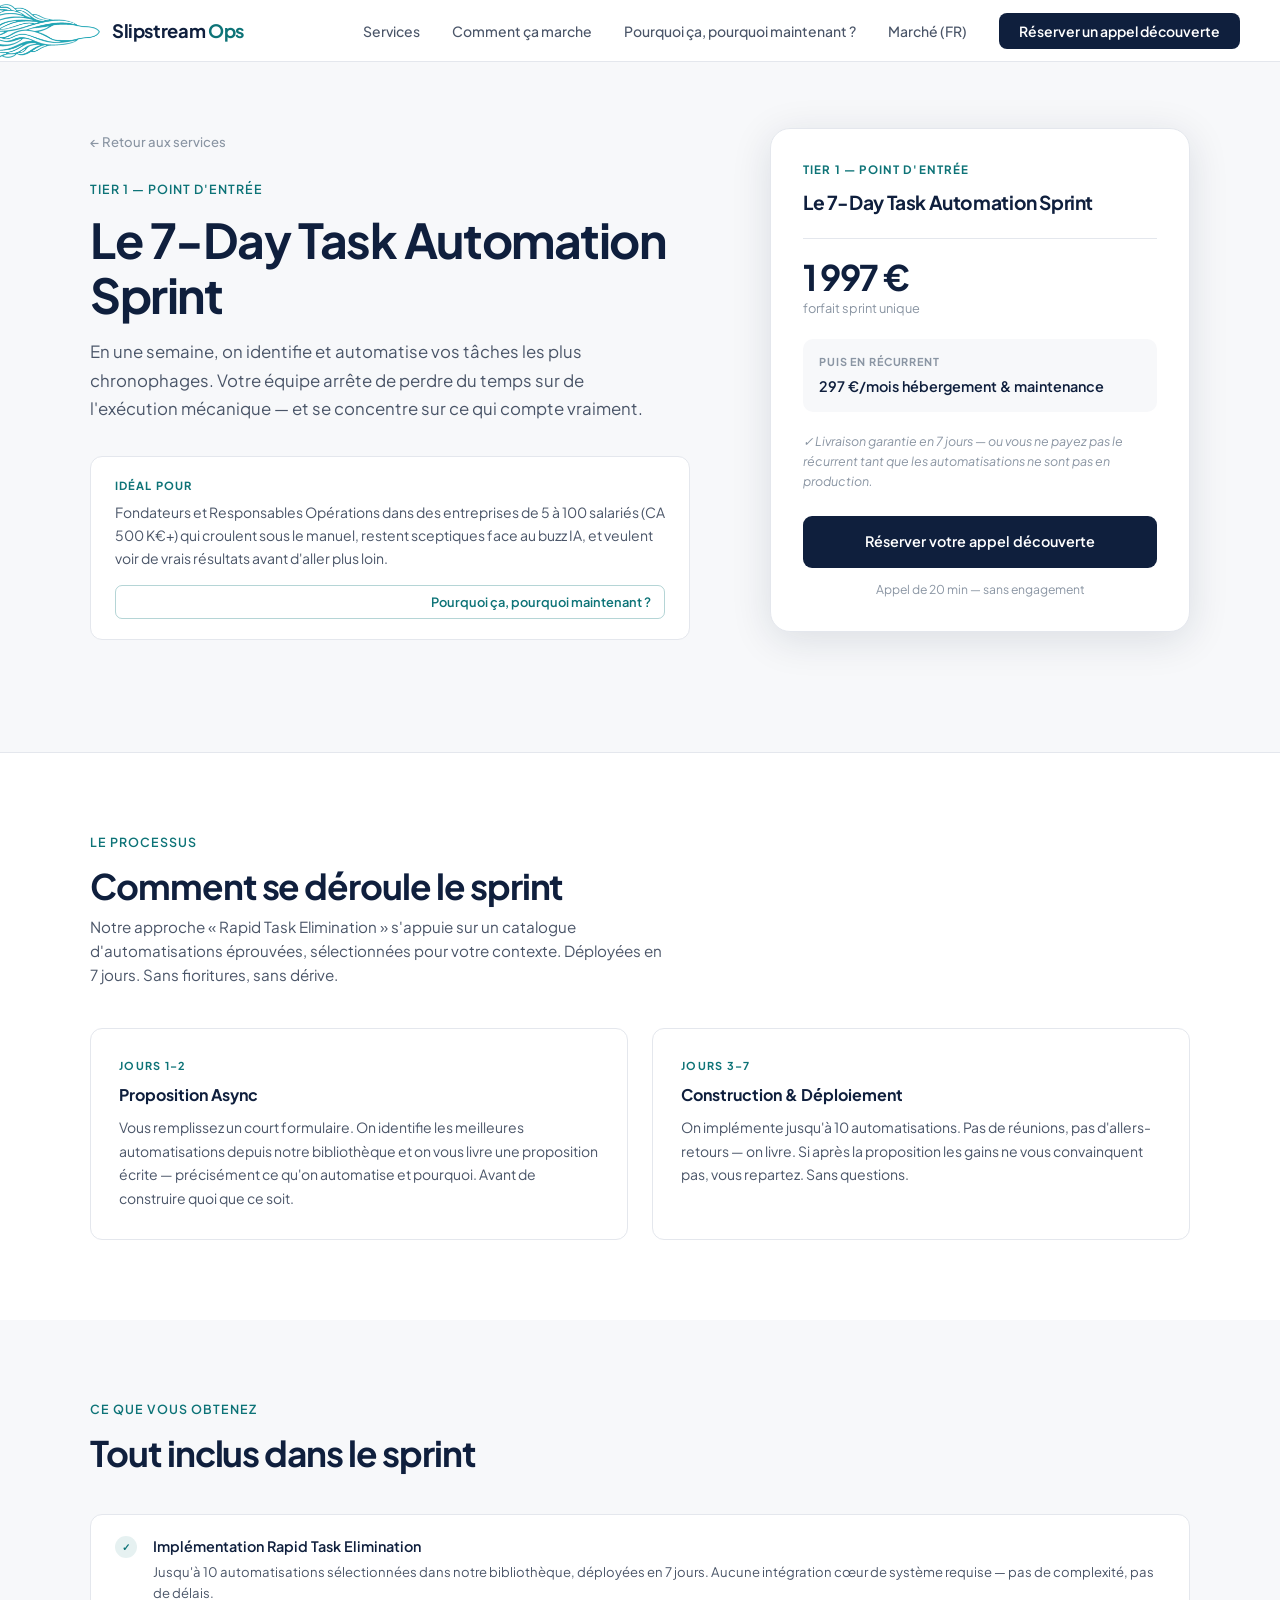
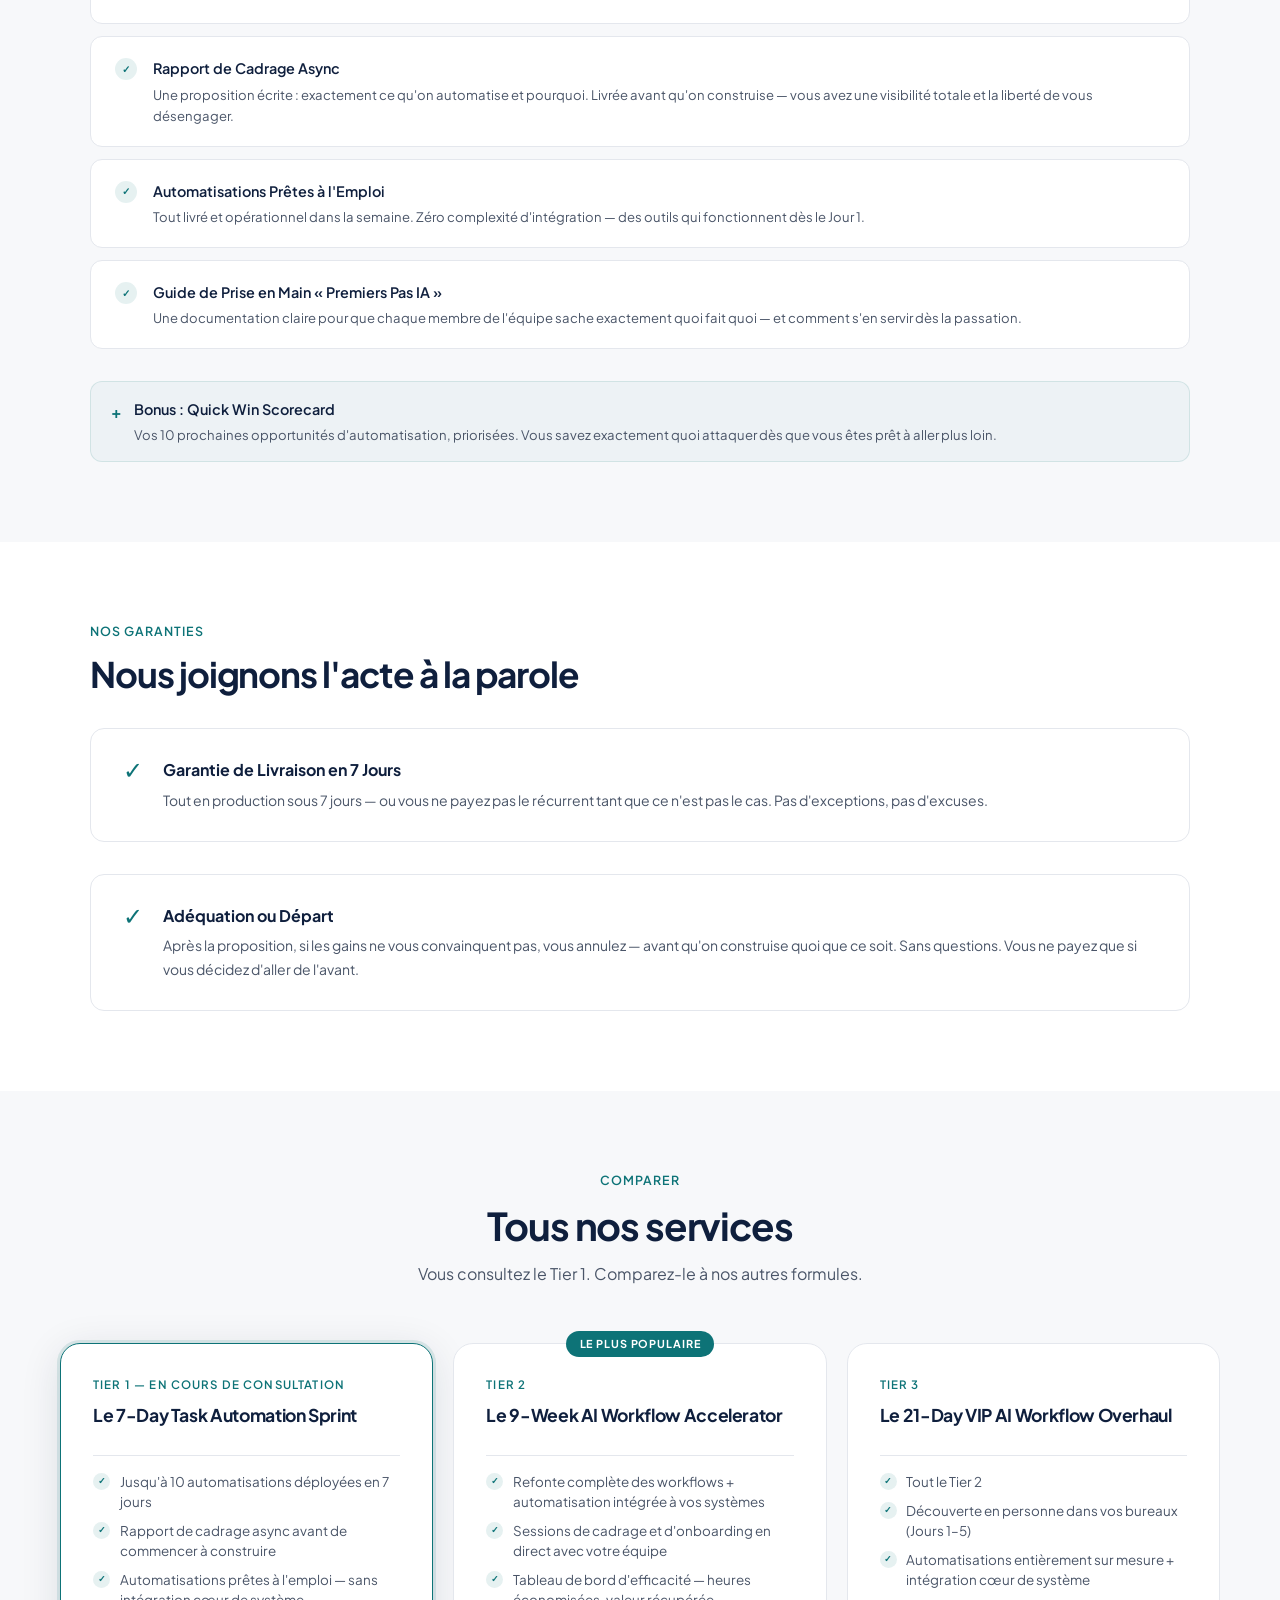
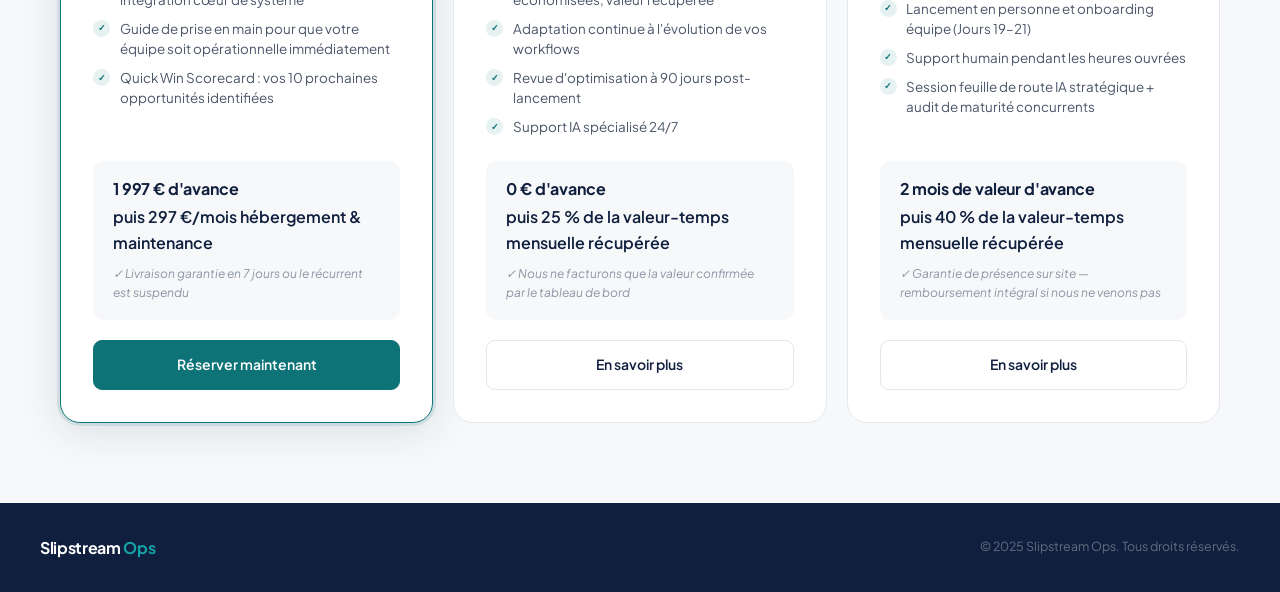
<file: site/tier1-fr.html>
<!DOCTYPE html>
<html lang="fr">
<head>
  <meta charset="UTF-8" />
  <meta name="viewport" content="width=device-width, initial-scale=1.0" />
  <title>Tier 1 — Le 7-Day Task Automation Sprint | Slipstream Ops</title>
  <link rel="preconnect" href="https://fonts.googleapis.com" />
  <link rel="preconnect" href="https://fonts.gstatic.com" crossorigin />
  <link href="https://fonts.googleapis.com/css2?family=Plus+Jakarta+Sans:wght@300;400;500;600;700&display=swap" rel="stylesheet" />
  <link rel="stylesheet" href="shared.css" />
  <link rel="icon" type="image/png" sizes="32x32" href="favicon-32.png" />
  <link rel="icon" type="image/png" sizes="16x16" href="favicon-16.png" />
  <link rel="apple-touch-icon" sizes="180x180" href="apple-touch-icon.png" />
  <style>
    /* ── OFFER HERO ── */
    .offer-hero {
      padding: 8rem 2.5rem 5rem;
      background: var(--off);
      border-bottom: 1px solid var(--border);
    }
    .offer-hero-inner {
      max-width: 1100px;
      margin: 0 auto;
      display: grid;
      grid-template-columns: 1fr 420px;
      gap: 5rem;
      align-items: start;
    }
    .offer-hero-left .back-link {
      display: inline-flex;
      align-items: center;
      gap: 0.4rem;
      font-size: 0.82rem;
      font-weight: 500;
      color: var(--grey-mid);
      text-decoration: none;
      margin-bottom: 1.75rem;
      transition: color 0.2s;
    }
    .offer-hero-left .back-link:hover { color: var(--navy); }
    .offer-hero-left h1 {
      font-size: clamp(2rem, 4vw, 3rem);
      font-weight: 700;
      letter-spacing: -0.03em;
      color: var(--navy);
      line-height: 1.15;
      margin-bottom: 1rem;
    }
    .offer-hero-left .promise {
      font-size: 1.05rem;
      color: var(--grey-dk);
      line-height: 1.7;
      margin-bottom: 2rem;
      max-width: 560px;
    }
    .target-box {
      background: var(--white);
      border: 1px solid var(--border);
      border-radius: var(--radius);
      padding: 1.25rem 1.5rem;
      margin-bottom: 2rem;
    }
    .target-box-label {
      font-size: 0.7rem;
      font-weight: 700;
      letter-spacing: 0.1em;
      text-transform: uppercase;
      color: var(--teal);
      margin-bottom: 0.4rem;
    }
    .target-box p { font-size: 0.875rem; color: var(--grey-dk); line-height: 1.65; }

    /* Sticky price card */
    .price-card {
      background: var(--white);
      border: 1.5px solid var(--border);
      border-radius: 20px;
      padding: 2rem;
      box-shadow: var(--shadow-lg);
      position: sticky;
      top: 88px;
    }
    .price-card-tier {
      font-size: 0.72rem;
      font-weight: 700;
      letter-spacing: 0.1em;
      text-transform: uppercase;
      color: var(--teal);
      margin-bottom: 0.5rem;
    }
    .price-card h3 {
      font-size: 1.2rem;
      font-weight: 700;
      color: var(--navy);
      letter-spacing: -0.02em;
      margin-bottom: 1.25rem;
    }
    .price-card-divider { height: 1px; background: var(--border); margin-bottom: 1.25rem; }
    .price-big {
      font-size: 2.2rem;
      font-weight: 700;
      color: var(--navy);
      letter-spacing: -0.04em;
      line-height: 1;
      margin-bottom: 0.25rem;
    }
    .price-sub { font-size: 0.8rem; color: var(--grey-mid); margin-bottom: 1.25rem; }
    .price-recurring {
      background: var(--off);
      border-radius: 10px;
      padding: 0.9rem 1rem;
      margin-bottom: 1.25rem;
    }
    .price-recurring-label { font-size: 0.68rem; font-weight: 700; letter-spacing: 0.08em; text-transform: uppercase; color: var(--grey-mid); margin-bottom: 0.25rem; }
    .price-recurring-value { font-size: 0.9rem; font-weight: 600; color: var(--navy); }
    .price-guarantee {
      font-size: 0.78rem;
      color: var(--grey-mid);
      margin-bottom: 1.5rem;
      font-style: italic;
    }
    .price-cta {
      display: block;
      text-align: center;
      background: var(--navy);
      color: var(--white);
      font-size: 0.9rem;
      font-weight: 600;
      padding: 0.9rem;
      border-radius: 9px;
      text-decoration: none;
      transition: background 0.2s;
      margin-bottom: 0.75rem;
    }
    .price-cta:hover { background: var(--navy-mid); }
    .price-note { font-size: 0.76rem; color: var(--grey-mid); text-align: center; }

    /* ── DETAIL SECTIONS ── */
    .detail-section { padding: 5rem 2.5rem; }
    .detail-section.alt { background: var(--off); }
    .detail-inner { max-width: 1100px; margin: 0 auto; }

    .detail-grid {
      display: grid;
      grid-template-columns: repeat(2, 1fr);
      gap: 1.5rem;
      margin-top: 2.5rem;
    }
    .detail-block {
      background: var(--white);
      border: 1px solid var(--border);
      border-radius: var(--radius);
      padding: 1.75rem;
    }
    .detail-section.alt .detail-block { background: var(--white); }
    .detail-block-num {
      font-size: 0.68rem;
      font-weight: 700;
      letter-spacing: 0.12em;
      text-transform: uppercase;
      color: var(--teal);
      margin-bottom: 0.5rem;
    }
    .detail-block h4 { font-size: 1rem; font-weight: 700; color: var(--navy); margin-bottom: 0.5rem; }
    .detail-block p { font-size: 0.875rem; color: var(--grey-dk); line-height: 1.7; }

    .deliverables-list {
      margin-top: 2.5rem;
      display: flex;
      flex-direction: column;
      gap: 0.75rem;
    }
    .deliverable-item {
      background: var(--white);
      border: 1px solid var(--border);
      border-radius: var(--radius);
      padding: 1.25rem 1.5rem;
      display: flex;
      gap: 1rem;
      align-items: flex-start;
    }
    .deliverable-check {
      width: 22px; height: 22px;
      background: rgba(13,115,119,0.1);
      border-radius: 50%;
      display: flex;
      align-items: center;
      justify-content: center;
      font-size: 0.65rem;
      font-weight: 700;
      color: var(--teal);
      flex-shrink: 0;
      margin-top: 1px;
    }
    .deliverable-item h5 { font-size: 0.9rem; font-weight: 600; color: var(--navy); margin-bottom: 0.2rem; }
    .deliverable-item p { font-size: 0.82rem; color: var(--grey-dk); line-height: 1.6; }

    .bonus-list {
      margin-top: 2rem;
      display: flex;
      flex-direction: column;
      gap: 0.75rem;
    }
    .bonus-item {
      display: flex;
      gap: 0.75rem;
      align-items: flex-start;
      padding: 1rem 1.25rem;
      background: rgba(13,115,119,0.04);
      border: 1px solid rgba(13,115,119,0.12);
      border-radius: var(--radius);
    }
    .bonus-star { color: var(--teal); font-weight: 700; font-size: 1rem; flex-shrink: 0; margin-top: 1px; }
    .bonus-item h5 { font-size: 0.9rem; font-weight: 600; color: var(--navy); margin-bottom: 0.15rem; }
    .bonus-item p { font-size: 0.82rem; color: var(--grey-dk); line-height: 1.6; }

    .guarantee-block {
      margin-top: 2rem;
      background: var(--white);
      border: 1.5px solid var(--border);
      border-radius: 14px;
      padding: 1.75rem 2rem;
      display: flex;
      gap: 1.25rem;
      align-items: flex-start;
    }
    .guarantee-icon {
      font-size: 1.5rem;
      color: var(--teal);
      flex-shrink: 0;
      line-height: 1;
    }
    .guarantee-block h4 { font-size: 1rem; font-weight: 700; color: var(--navy); margin-bottom: 0.4rem; }
    .guarantee-block p { font-size: 0.875rem; color: var(--grey-dk); line-height: 1.7; }

    /* ── COMPARE SECTION ── */
    .compare-section { padding: 5rem 2.5rem; background: var(--off); }
    .compare-inner { max-width: 1160px; margin: 0 auto; }

    @media (max-width: 900px) {
      .offer-hero { padding: 7rem 1.25rem 3rem; }
      .offer-hero-inner { grid-template-columns: 1fr; gap: 2.5rem; }
      .price-card { position: static; }
      .detail-section { padding: 3.5rem 1.25rem; }
      .detail-grid { grid-template-columns: 1fr; }
      .compare-section { padding: 3.5rem 1.25rem; }
    }
  </style>
</head>
<body>

  <nav>
    <a class="logo" href="index-fr.html"><img src="stream_small-cutout-long.png" alt="" class="logo-img" />Slipstream&nbsp;<span>Ops</span></a>
    <button class="nav-burger" aria-label="Menu"><img src="hamburger-cutout.png" alt="" style="width:18px;height:auto;display:block;"></button>
    <ul class="nav-links">
      <li class="nav-dropdown"><a href="index-fr.html#offers">Services</a>
        <div class="nav-dropdown-menu">
          <a href="tier1-fr.html"><span class="dropdown-tier">Tier 1</span>Le 7-Day Task Automation Sprint</a>
          <a href="tier2-fr.html"><span class="dropdown-tier">Tier 2</span>Le 9-Week AI Workflow Accelerator</a>
          <a href="tier3-fr.html"><span class="dropdown-tier">Tier 3</span>Le 21-Day VIP AI Workflow Overhaul</a>
        </div>
      </li>
      <li><a href="index-fr.html#how">Comment ça marche</a></li>
      <li><a href="why-this-why-now-fr.html">Pourquoi ça, pourquoi maintenant&nbsp;?</a></li>
      <li class="nav-dropdown">
        <a href="#">Marché (FR)</a>
        <div class="nav-dropdown-menu nav-market-menu">
          <a href="tier1.html"><span class="dropdown-tier"></span>🇺🇸 USA ($)</a>
          <a href="tier1-fr.html"><span class="dropdown-tier"></span>🇫🇷 France (€)</a>
        </div>
      </li>
      <li><a href="https://tidycal.com/slipstream-ops/tier-1-fr" target="_blank" class="nav-cta">Réserver un appel découverte</a></li>
    </ul>
  </nav>

  <!-- OFFER HERO -->
  <section class="offer-hero">
    <div class="offer-hero-inner">
      <div class="offer-hero-left">
        <a class="back-link" href="index-fr.html">&#8592; Retour aux services</a>
        <div class="eyebrow">Tier 1 &mdash; Point d'Entrée</div>
        <h1>Le 7-Day Task Automation Sprint</h1>
        <p class="promise">En une semaine, on identifie et automatise vos tâches les plus chronophages. Votre équipe arrête de perdre du temps sur de l'exécution mécanique — et se concentre sur ce qui compte vraiment.</p>
        <div class="target-box">
          <div class="target-box-label">Idéal pour</div>
          <p>Fondateurs et Responsables Opérations dans des entreprises de 5 à 100 salariés (CA 500 K€+) qui croulent sous le manuel, restent sceptiques face au buzz IA, et veulent voir de vrais résultats avant d'aller plus loin.</p>
          <a href="why-this-why-now-fr.html" style="display:block;text-align:right;margin-top:0.9rem;font-size:0.8rem;font-weight:600;color:var(--teal);text-decoration:none;border:1px solid rgba(13,115,119,0.3);border-radius:7px;padding:0.35rem 0.8rem;transition:background 0.2s,color 0.2s;" onmouseover="this.style.background='rgba(13,115,119,0.08)'" onmouseout="this.style.background='transparent'">Pourquoi ça, pourquoi maintenant&nbsp;?</a>
        </div>
      </div>
      <div class="price-card">
        <div class="price-card-tier">Tier 1 &mdash; Point d'Entrée</div>
        <h3>Le 7-Day Task Automation Sprint</h3>
        <div class="price-card-divider"></div>
        <div class="price-big">1 997 €</div>
        <div class="price-sub">forfait sprint unique</div>
        <div class="price-recurring">
          <div class="price-recurring-label">Puis en récurrent</div>
          <div class="price-recurring-value">297 €/mois hébergement &amp; maintenance</div>
        </div>
        <div class="price-guarantee">&#10003; Livraison garantie en 7 jours — ou vous ne payez pas le récurrent tant que les automatisations ne sont pas en production.</div>
        <a class="price-cta" href="https://tidycal.com/slipstream-ops/tier-1-fr" target="_blank">Réserver votre appel découverte</a>
        <div class="price-note">Appel de 20 min &mdash; sans engagement</div>
      </div>
    </div>
  </section>

  <!-- HOW IT'S DELIVERED -->
  <section class="detail-section">
    <div class="detail-inner">
      <div class="eyebrow">Le Processus</div>
      <h2 style="font-size:clamp(1.6rem,3vw,2.2rem);font-weight:700;letter-spacing:-0.03em;color:var(--navy);line-height:1.2;margin-bottom:0.5rem;">Comment se déroule le sprint</h2>
      <p style="color:var(--grey-dk);font-size:0.95rem;max-width:580px;">Notre approche « Rapid Task Elimination » s'appuie sur un catalogue d'automatisations éprouvées, sélectionnées pour votre contexte. Déployées en 7 jours. Sans fioritures, sans dérive.</p>
      <div class="detail-grid">
        <div class="detail-block">
          <div class="detail-block-num">Jours 1–2</div>
          <h4>Proposition Async</h4>
          <p>Vous remplissez un court formulaire. On identifie les meilleures automatisations depuis notre bibliothèque et on vous livre une proposition écrite — précisément ce qu'on automatise et pourquoi. Avant de construire quoi que ce soit.</p>
        </div>
        <div class="detail-block">
          <div class="detail-block-num">Jours 3–7</div>
          <h4>Construction &amp; Déploiement</h4>
          <p>On implémente jusqu'à 10 automatisations. Pas de réunions, pas d'allers-retours — on livre. Si après la proposition les gains ne vous convainquent pas, vous repartez. Sans questions.</p>
        </div>
      </div>
    </div>
  </section>

  <!-- DELIVERABLES -->
  <section class="detail-section alt">
    <div class="detail-inner">
      <div class="eyebrow">Ce que vous obtenez</div>
      <h2 style="font-size:clamp(1.6rem,3vw,2.2rem);font-weight:700;letter-spacing:-0.03em;color:var(--navy);line-height:1.2;">Tout inclus dans le sprint</h2>
      <div class="deliverables-list">
        <div class="deliverable-item">
          <div class="deliverable-check">&#10003;</div>
          <div>
            <h5>Implémentation Rapid Task Elimination</h5>
            <p>Jusqu'à 10 automatisations sélectionnées dans notre bibliothèque, déployées en 7 jours. Aucune intégration cœur de système requise — pas de complexité, pas de délais.</p>
          </div>
        </div>
        <div class="deliverable-item">
          <div class="deliverable-check">&#10003;</div>
          <div>
            <h5>Rapport de Cadrage Async</h5>
            <p>Une proposition écrite : exactement ce qu'on automatise et pourquoi. Livrée avant qu'on construise — vous avez une visibilité totale et la liberté de vous désengager.</p>
          </div>
        </div>
        <div class="deliverable-item">
          <div class="deliverable-check">&#10003;</div>
          <div>
            <h5>Automatisations Prêtes à l'Emploi</h5>
            <p>Tout livré et opérationnel dans la semaine. Zéro complexité d'intégration — des outils qui fonctionnent dès le Jour 1.</p>
          </div>
        </div>
        <div class="deliverable-item">
          <div class="deliverable-check">&#10003;</div>
          <div>
            <h5>Guide de Prise en Main « Premiers Pas IA »</h5>
            <p>Une documentation claire pour que chaque membre de l'équipe sache exactement quoi fait quoi — et comment s'en servir dès la passation.</p>
          </div>
        </div>
      </div>
      <div class="bonus-list">
        <div class="bonus-item">
          <div class="bonus-star">+</div>
          <div>
            <h5>Bonus : Quick Win Scorecard</h5>
            <p>Vos 10 prochaines opportunités d'automatisation, priorisées. Vous savez exactement quoi attaquer dès que vous êtes prêt à aller plus loin.</p>
          </div>
        </div>
      </div>
    </div>
  </section>

  <!-- GUARANTEES -->
  <section class="detail-section">
    <div class="detail-inner">
      <div class="eyebrow">Nos Garanties</div>
      <h2 style="font-size:clamp(1.6rem,3vw,2.2rem);font-weight:700;letter-spacing:-0.03em;color:var(--navy);line-height:1.2;">Nous joignons l'acte à la parole</h2>
      <div class="guarantee-block" style="margin-top:2rem;">
        <div class="guarantee-icon">&#10003;</div>
        <div>
          <h4>Garantie de Livraison en 7 Jours</h4>
          <p>Tout en production sous 7 jours — ou vous ne payez pas le récurrent tant que ce n'est pas le cas. Pas d'exceptions, pas d'excuses.</p>
        </div>
      </div>
      <div class="guarantee-block">
        <div class="guarantee-icon">&#10003;</div>
        <div>
          <h4>Adéquation ou Départ</h4>
          <p>Après la proposition, si les gains ne vous convainquent pas, vous annulez — avant qu'on construise quoi que ce soit. Sans questions. Vous ne payez que si vous décidez d'aller de l'avant.</p>
        </div>
      </div>
    </div>
  </section>

  <!-- COMPARE -->
  <section class="compare-section">
    <div class="compare-inner">
      <div class="section-header">
        <div class="eyebrow">Comparer</div>
        <h2>Tous nos services</h2>
        <p>Vous consultez le Tier 1. Comparez-le à nos autres formules.</p>
      </div>
      <div class="offers-grid">

        <!-- TIER 1 — ACTIVE -->
        <div class="offer-card active-card">
          <div class="offer-tier-label">Tier 1 &mdash; En cours de consultation</div>
          <div class="offer-name">Le 7-Day Task Automation Sprint</div>
          <div class="offer-divider"></div>
          <ul class="offer-features">
            <li><span class="feature-check">&#10003;</span> Jusqu'à 10 automatisations déployées en 7 jours</li>
            <li><span class="feature-check">&#10003;</span> Rapport de cadrage async avant de commencer à construire</li>
            <li><span class="feature-check">&#10003;</span> Automatisations prêtes à l'emploi — sans intégration cœur de système</li>
            <li><span class="feature-check">&#10003;</span> Guide de prise en main pour que votre équipe soit opérationnelle immédiatement</li>
            <li><span class="feature-check">&#10003;</span> Quick Win Scorecard : vos 10 prochaines opportunités identifiées</li>
          </ul>
          <div class="offer-price-box">
            <div class="offer-price">1 997 € d'avance</div>
            <div class="offer-price-recurring">puis 297 €/mois hébergement &amp; maintenance</div>
            <div class="offer-guarantee">&#10003; Livraison garantie en 7 jours ou le récurrent est suspendu</div>
          </div>
          <a class="offer-cta offer-cta-teal" href="https://tidycal.com/slipstream-ops/tier-1-fr" target="_blank">Réserver maintenant</a>
        </div>

        <!-- TIER 2 -->
        <div class="offer-card">
          <div class="featured-badge">Le plus populaire</div>
          <div class="offer-tier-label">Tier 2</div>
          <div class="offer-name">Le 9-Week AI Workflow Accelerator</div>
          <div class="offer-divider"></div>
          <ul class="offer-features">
            <li><span class="feature-check">&#10003;</span> Refonte complète des workflows + automatisation intégrée à vos systèmes</li>
            <li><span class="feature-check">&#10003;</span> Sessions de cadrage et d'onboarding en direct avec votre équipe</li>
            <li><span class="feature-check">&#10003;</span> Tableau de bord d'efficacité — heures économisées, valeur récupérée</li>
            <li><span class="feature-check">&#10003;</span> Adaptation continue à l'évolution de vos workflows</li>
            <li><span class="feature-check">&#10003;</span> Revue d'optimisation à 90 jours post-lancement</li>
            <li><span class="feature-check">&#10003;</span> Support IA spécialisé 24/7</li>
          </ul>
          <div class="offer-price-box">
            <div class="offer-price">0 € d'avance</div>
            <div class="offer-price-recurring">puis 25 % de la valeur-temps mensuelle récupérée</div>
            <div class="offer-guarantee">&#10003; Nous ne facturons que la valeur confirmée par le tableau de bord</div>
          </div>
          <a class="offer-cta offer-cta-outline" href="tier2-fr.html">En savoir plus</a>
        </div>

        <!-- TIER 3 -->
        <div class="offer-card">
          <div class="offer-tier-label">Tier 3</div>
          <div class="offer-name">Le 21-Day VIP AI Workflow Overhaul</div>
          <div class="offer-divider"></div>
          <ul class="offer-features">
            <li><span class="feature-check">&#10003;</span> Tout le Tier 2</li>
            <li><span class="feature-check">&#10003;</span> Découverte en personne dans vos bureaux (Jours 1–5)</li>
            <li><span class="feature-check">&#10003;</span> Automatisations entièrement sur mesure + intégration cœur de système</li>
            <li><span class="feature-check">&#10003;</span> Lancement en personne et onboarding équipe (Jours 19–21)</li>
            <li><span class="feature-check">&#10003;</span> Support humain pendant les heures ouvrées</li>
            <li><span class="feature-check">&#10003;</span> Session feuille de route IA stratégique + audit de maturité concurrents</li>
          </ul>
          <div class="offer-price-box">
            <div class="offer-price">2 mois de valeur d'avance</div>
            <div class="offer-price-recurring">puis 40 % de la valeur-temps mensuelle récupérée</div>
            <div class="offer-guarantee">&#10003; Garantie de présence sur site — remboursement intégral si nous ne venons pas</div>
          </div>
          <a class="offer-cta offer-cta-outline" href="tier3-fr.html">En savoir plus</a>
        </div>

      </div>
    </div>
  </section>

  <footer>
    <a class="footer-logo" href="index-fr.html">Slipstream&nbsp;<span>Ops</span></a>
    <div class="footer-copy">&copy; 2025 Slipstream Ops. Tous droits réservés.</div>
  </footer>

  <script>
    (function(){
      var nav = document.querySelector('nav');
      var burger = document.querySelector('.nav-burger');
      if (!burger) return;
      burger.addEventListener('click', function(e){ e.stopPropagation(); nav.classList.toggle('menu-open'); });
      document.addEventListener('click', function(e){ if (!nav.contains(e.target)) nav.classList.remove('menu-open'); });
    })();
  </script>
</body>
</html>
</file>
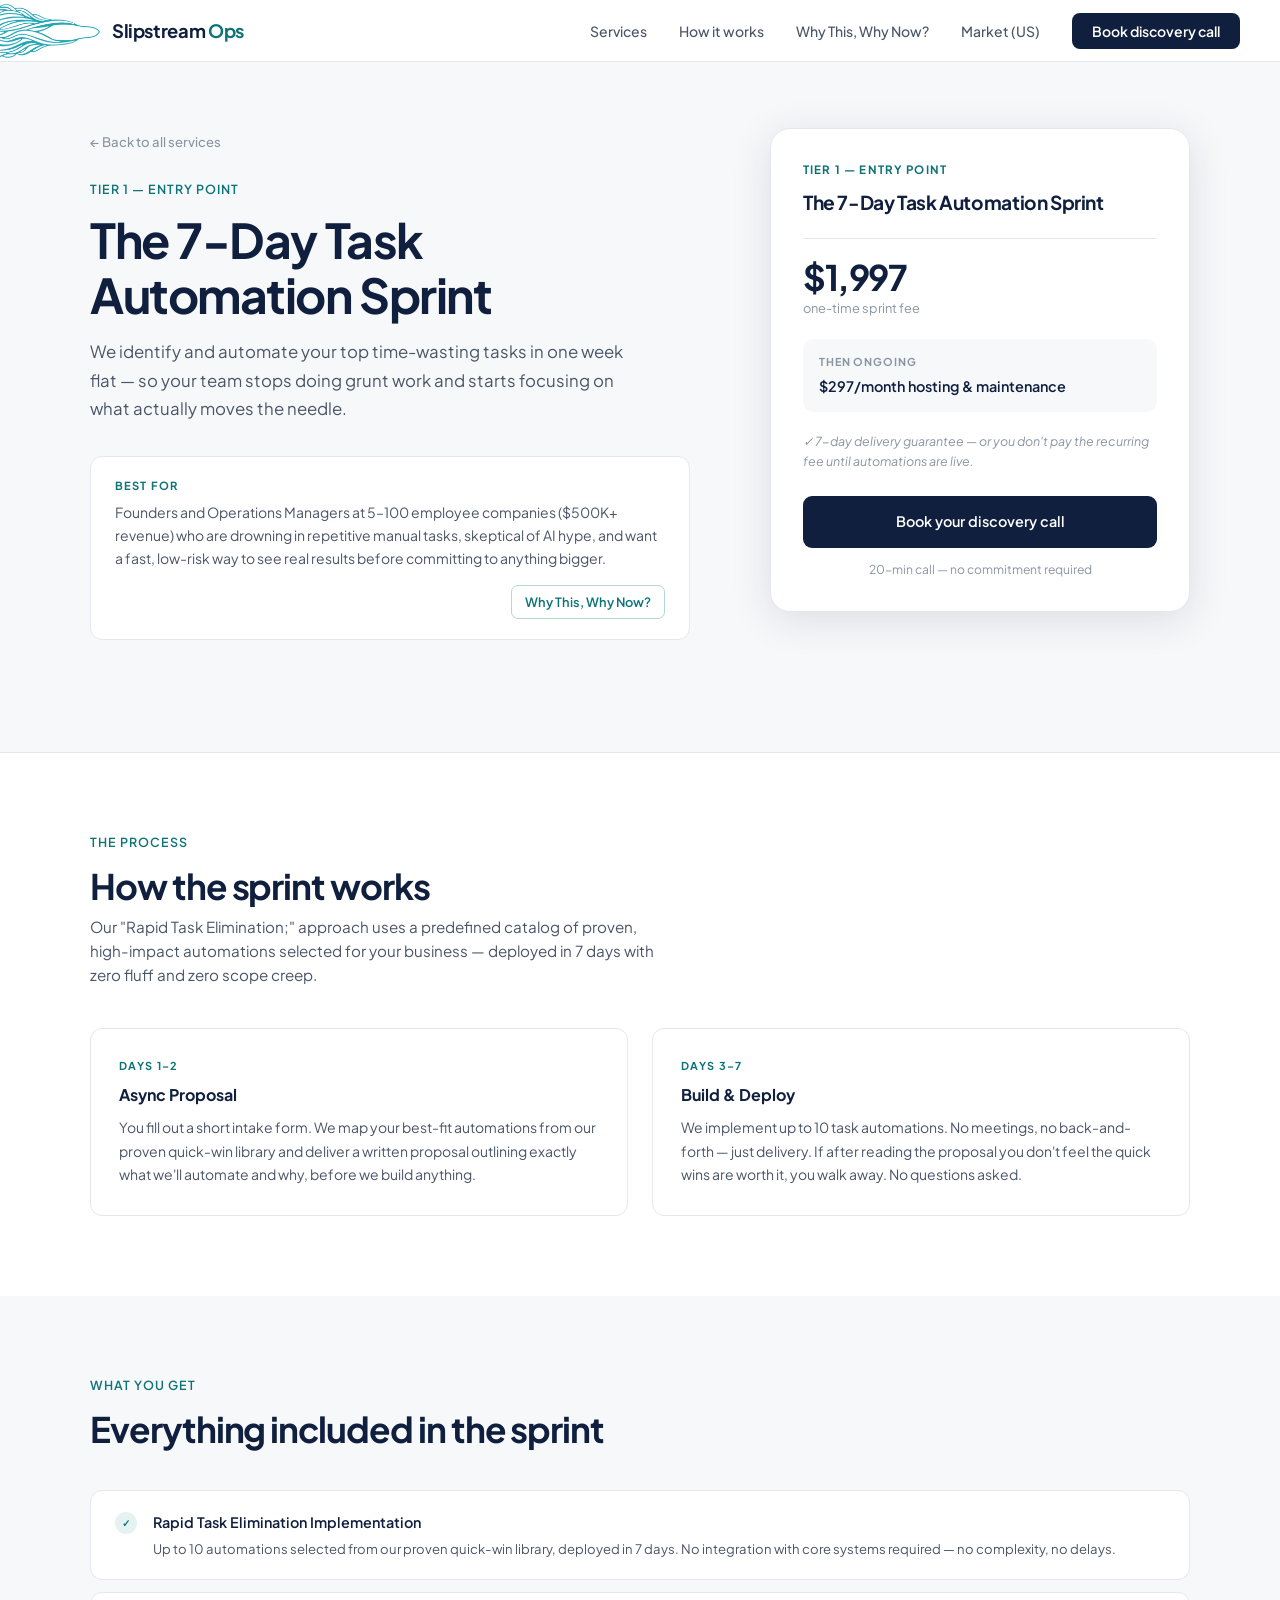
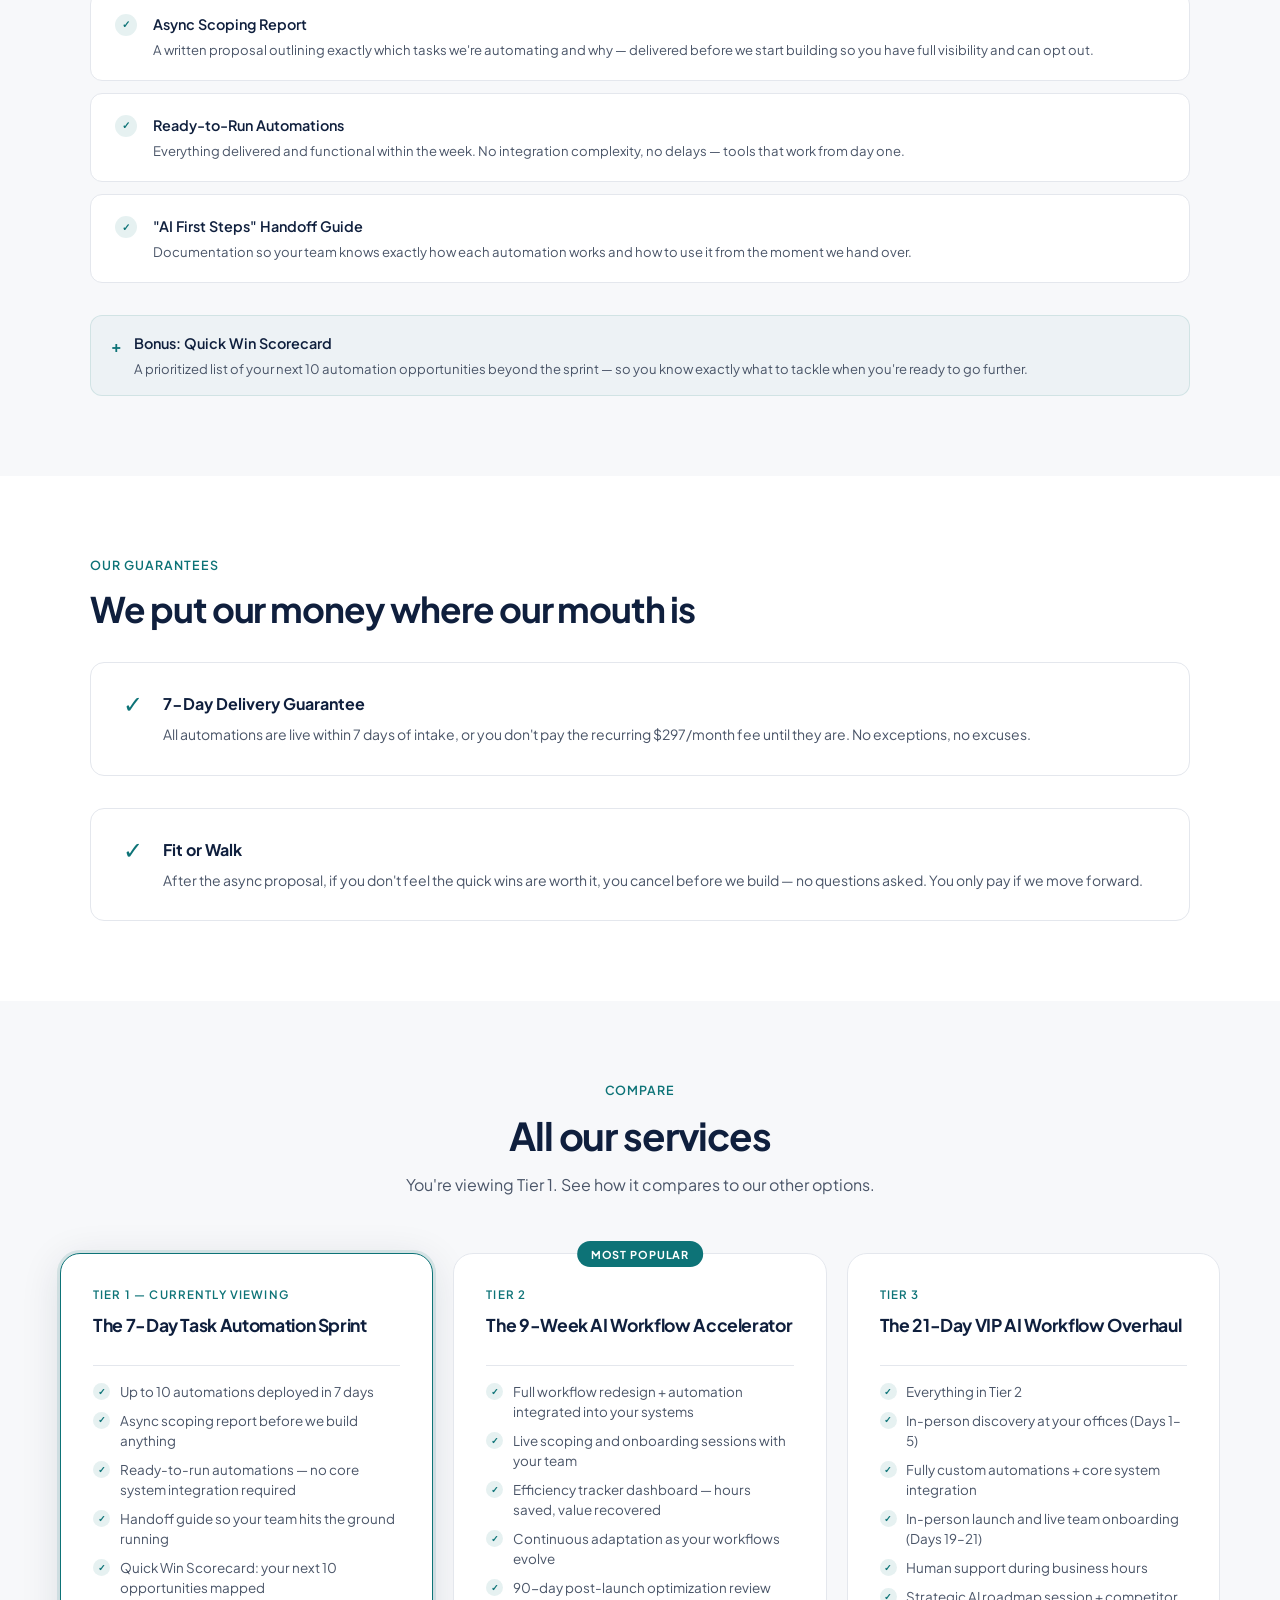
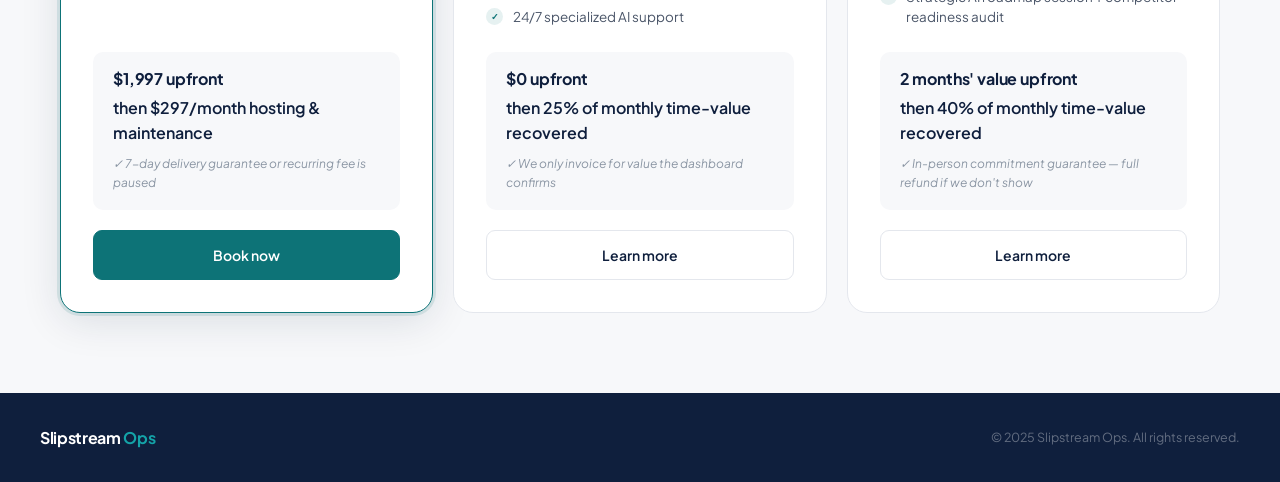
<file: site/tier1.html>
<!DOCTYPE html>
<html lang="en">
<head>
  <meta charset="UTF-8" />
  <meta name="viewport" content="width=device-width, initial-scale=1.0" />
  <title>Tier 1 — The 7-Day Task Automation Sprint | Slipstream Ops</title>
  <link rel="preconnect" href="https://fonts.googleapis.com" />
  <link rel="preconnect" href="https://fonts.gstatic.com" crossorigin />
  <link href="https://fonts.googleapis.com/css2?family=Plus+Jakarta+Sans:wght@300;400;500;600;700&display=swap" rel="stylesheet" />
  <link rel="stylesheet" href="shared.css" />
  <link rel="icon" type="image/png" sizes="32x32" href="favicon-32.png" />
  <link rel="icon" type="image/png" sizes="16x16" href="favicon-16.png" />
  <link rel="apple-touch-icon" sizes="180x180" href="apple-touch-icon.png" />
  <style>
    /* ── OFFER HERO ── */
    .offer-hero {
      padding: 8rem 2.5rem 5rem;
      background: var(--off);
      border-bottom: 1px solid var(--border);
    }
    .offer-hero-inner {
      max-width: 1100px;
      margin: 0 auto;
      display: grid;
      grid-template-columns: 1fr 420px;
      gap: 5rem;
      align-items: start;
    }
    .offer-hero-left .back-link {
      display: inline-flex;
      align-items: center;
      gap: 0.4rem;
      font-size: 0.82rem;
      font-weight: 500;
      color: var(--grey-mid);
      text-decoration: none;
      margin-bottom: 1.75rem;
      transition: color 0.2s;
    }
    .offer-hero-left .back-link:hover { color: var(--navy); }
    .offer-hero-left h1 {
      font-size: clamp(2rem, 4vw, 3rem);
      font-weight: 700;
      letter-spacing: -0.03em;
      color: var(--navy);
      line-height: 1.15;
      margin-bottom: 1rem;
    }
    .offer-hero-left .promise {
      font-size: 1.05rem;
      color: var(--grey-dk);
      line-height: 1.7;
      margin-bottom: 2rem;
      max-width: 560px;
    }
    .target-box {
      background: var(--white);
      border: 1px solid var(--border);
      border-radius: var(--radius);
      padding: 1.25rem 1.5rem;
      margin-bottom: 2rem;
    }
    .target-box-label {
      font-size: 0.7rem;
      font-weight: 700;
      letter-spacing: 0.1em;
      text-transform: uppercase;
      color: var(--teal);
      margin-bottom: 0.4rem;
    }
    .target-box p { font-size: 0.875rem; color: var(--grey-dk); line-height: 1.65; }

    /* Sticky price card */
    .price-card {
      background: var(--white);
      border: 1.5px solid var(--border);
      border-radius: 20px;
      padding: 2rem;
      box-shadow: var(--shadow-lg);
      position: sticky;
      top: 88px;
    }
    .price-card-tier {
      font-size: 0.72rem;
      font-weight: 700;
      letter-spacing: 0.1em;
      text-transform: uppercase;
      color: var(--teal);
      margin-bottom: 0.5rem;
    }
    .price-card h3 {
      font-size: 1.2rem;
      font-weight: 700;
      color: var(--navy);
      letter-spacing: -0.02em;
      margin-bottom: 1.25rem;
    }
    .price-card-divider { height: 1px; background: var(--border); margin-bottom: 1.25rem; }
    .price-big {
      font-size: 2.2rem;
      font-weight: 700;
      color: var(--navy);
      letter-spacing: -0.04em;
      line-height: 1;
      margin-bottom: 0.25rem;
    }
    .price-sub { font-size: 0.8rem; color: var(--grey-mid); margin-bottom: 1.25rem; }
    .price-recurring {
      background: var(--off);
      border-radius: 10px;
      padding: 0.9rem 1rem;
      margin-bottom: 1.25rem;
    }
    .price-recurring-label { font-size: 0.68rem; font-weight: 700; letter-spacing: 0.08em; text-transform: uppercase; color: var(--grey-mid); margin-bottom: 0.25rem; }
    .price-recurring-value { font-size: 0.9rem; font-weight: 600; color: var(--navy); }
    .price-guarantee {
      font-size: 0.78rem;
      color: var(--grey-mid);
      margin-bottom: 1.5rem;
      font-style: italic;
    }
    .price-cta {
      display: block;
      text-align: center;
      background: var(--navy);
      color: var(--white);
      font-size: 0.9rem;
      font-weight: 600;
      padding: 0.9rem;
      border-radius: 9px;
      text-decoration: none;
      transition: background 0.2s;
      margin-bottom: 0.75rem;
    }
    .price-cta:hover { background: var(--navy-mid); }
    .price-note { font-size: 0.76rem; color: var(--grey-mid); text-align: center; }

    /* ── DETAIL SECTIONS ── */
    .detail-section { padding: 5rem 2.5rem; }
    .detail-section.alt { background: var(--off); }
    .detail-inner { max-width: 1100px; margin: 0 auto; }

    .detail-grid {
      display: grid;
      grid-template-columns: repeat(2, 1fr);
      gap: 1.5rem;
      margin-top: 2.5rem;
    }
    .detail-block {
      background: var(--white);
      border: 1px solid var(--border);
      border-radius: var(--radius);
      padding: 1.75rem;
    }
    .detail-section.alt .detail-block { background: var(--white); }
    .detail-block-num {
      font-size: 0.68rem;
      font-weight: 700;
      letter-spacing: 0.12em;
      text-transform: uppercase;
      color: var(--teal);
      margin-bottom: 0.5rem;
    }
    .detail-block h4 { font-size: 1rem; font-weight: 700; color: var(--navy); margin-bottom: 0.5rem; }
    .detail-block p { font-size: 0.875rem; color: var(--grey-dk); line-height: 1.7; }

    .deliverables-list {
      margin-top: 2.5rem;
      display: flex;
      flex-direction: column;
      gap: 0.75rem;
    }
    .deliverable-item {
      background: var(--white);
      border: 1px solid var(--border);
      border-radius: var(--radius);
      padding: 1.25rem 1.5rem;
      display: flex;
      gap: 1rem;
      align-items: flex-start;
    }
    .deliverable-check {
      width: 22px; height: 22px;
      background: rgba(13,115,119,0.1);
      border-radius: 50%;
      display: flex;
      align-items: center;
      justify-content: center;
      font-size: 0.65rem;
      font-weight: 700;
      color: var(--teal);
      flex-shrink: 0;
      margin-top: 1px;
    }
    .deliverable-item h5 { font-size: 0.9rem; font-weight: 600; color: var(--navy); margin-bottom: 0.2rem; }
    .deliverable-item p { font-size: 0.82rem; color: var(--grey-dk); line-height: 1.6; }

    .bonus-list {
      margin-top: 2rem;
      display: flex;
      flex-direction: column;
      gap: 0.75rem;
    }
    .bonus-item {
      display: flex;
      gap: 0.75rem;
      align-items: flex-start;
      padding: 1rem 1.25rem;
      background: rgba(13,115,119,0.04);
      border: 1px solid rgba(13,115,119,0.12);
      border-radius: var(--radius);
    }
    .bonus-star { color: var(--teal); font-weight: 700; font-size: 1rem; flex-shrink: 0; margin-top: 1px; }
    .bonus-item h5 { font-size: 0.9rem; font-weight: 600; color: var(--navy); margin-bottom: 0.15rem; }
    .bonus-item p { font-size: 0.82rem; color: var(--grey-dk); line-height: 1.6; }

    .guarantee-block {
      margin-top: 2rem;
      background: var(--white);
      border: 1.5px solid var(--border);
      border-radius: 14px;
      padding: 1.75rem 2rem;
      display: flex;
      gap: 1.25rem;
      align-items: flex-start;
    }
    .guarantee-icon {
      font-size: 1.5rem;
      color: var(--teal);
      flex-shrink: 0;
      line-height: 1;
    }
    .guarantee-block h4 { font-size: 1rem; font-weight: 700; color: var(--navy); margin-bottom: 0.4rem; }
    .guarantee-block p { font-size: 0.875rem; color: var(--grey-dk); line-height: 1.7; }

    /* ── COMPARE SECTION ── */
    .compare-section { padding: 5rem 2.5rem; background: var(--off); }
    .compare-inner { max-width: 1160px; margin: 0 auto; }

    @media (max-width: 900px) {
      .offer-hero { padding: 7rem 1.25rem 3rem; }
      .offer-hero-inner { grid-template-columns: 1fr; gap: 2.5rem; }
      .price-card { position: static; }
      .detail-section { padding: 3.5rem 1.25rem; }
      .detail-grid { grid-template-columns: 1fr; }
      .compare-section { padding: 3.5rem 1.25rem; }
    }
  </style>
</head>
<body>

  <nav>
    <a class="logo" href="index.html"><img src="stream_small-cutout-long.png" alt="" class="logo-img" />Slipstream&nbsp;<span>Ops</span></a>
    <button class="nav-burger" aria-label="Menu"><img src="hamburger-cutout.png" alt="" style="width:18px;height:auto;display:block;"></button>
    <ul class="nav-links">
      <li class="nav-dropdown"><a href="index.html#offers">Services</a>
        <div class="nav-dropdown-menu">
          <a href="tier1.html"><span class="dropdown-tier">Tier 1</span>The 7-Day Task Automation Sprint</a>
          <a href="tier2.html"><span class="dropdown-tier">Tier 2</span>The 9-Week AI Workflow Accelerator</a>
          <a href="tier3.html"><span class="dropdown-tier">Tier 3</span>The 21-Day VIP AI Workflow Overhaul</a>
        </div>
      </li>
      <li><a href="index.html#how">How it works</a></li>
      <li><a href="why-this-why-now.html">Why This, Why Now?</a></li>
      <li class="nav-dropdown">
        <a href="#">Market (US)</a>
        <div class="nav-dropdown-menu nav-market-menu">
          <a href="tier1.html"><span class="dropdown-tier"></span>🇺🇸 USA ($)</a>
          <a href="tier1-fr.html"><span class="dropdown-tier"></span>🇫🇷 France (€)</a>
        </div>
      </li>
      <li><a href="https://tidycal.com/slipstream-ops/tier-1" target="_blank" class="nav-cta">Book discovery call</a></li>
    </ul>
  </nav>

  <!-- OFFER HERO -->
  <section class="offer-hero">
    <div class="offer-hero-inner">
      <div class="offer-hero-left">
        <a class="back-link" href="index.html">&#8592; Back to all services</a>
        <div class="eyebrow">Tier 1 &mdash; Entry Point</div>
        <h1>The 7-Day Task Automation Sprint</h1>
        <p class="promise">We identify and automate your top time-wasting tasks in one week flat — so your team stops doing grunt work and starts focusing on what actually moves the needle.</p>
        <div class="target-box">
          <div class="target-box-label">Best for</div>
          <p>Founders and Operations Managers at 5–100 employee companies ($500K+ revenue) who are drowning in repetitive manual tasks, skeptical of AI hype, and want a fast, low-risk way to see real results before committing to anything bigger.</p>
          <a href="why-this-why-now.html" style="display:table;margin-left:auto;margin-top:0.9rem;font-size:0.8rem;font-weight:600;color:var(--teal);text-decoration:none;border:1px solid rgba(13,115,119,0.3);border-radius:7px;padding:0.35rem 0.8rem;transition:background 0.2s,color 0.2s;" onmouseover="this.style.background='rgba(13,115,119,0.08)'" onmouseout="this.style.background='transparent'">Why This, Why Now?</a>
        </div>
      </div>
      <div class="price-card">
        <div class="price-card-tier">Tier 1 &mdash; Entry Point</div>
        <h3>The 7-Day Task Automation Sprint</h3>
        <div class="price-card-divider"></div>
        <div class="price-big">$1,997</div>
        <div class="price-sub">one-time sprint fee</div>
        <div class="price-recurring">
          <div class="price-recurring-label">Then ongoing</div>
          <div class="price-recurring-value">$297/month hosting &amp; maintenance</div>
        </div>
        <div class="price-guarantee">&#10003; 7-day delivery guarantee — or you don't pay the recurring fee until automations are live.</div>
        <a class="price-cta" href="https://tidycal.com/slipstream-ops/tier-1" target="_blank">Book your discovery call</a>
        <div class="price-note">20-min call &mdash; no commitment required</div>
      </div>
    </div>
  </section>

  <!-- HOW IT'S DELIVERED -->
  <section class="detail-section">
    <div class="detail-inner">
      <div class="eyebrow">The Process</div>
      <h2 style="font-size:clamp(1.6rem,3vw,2.2rem);font-weight:700;letter-spacing:-0.03em;color:var(--navy);line-height:1.2;margin-bottom:0.5rem;">How the sprint works</h2>
      <p style="color:var(--grey-dk);font-size:0.95rem;max-width:580px;">Our "Rapid Task Elimination;" approach uses a predefined catalog of proven, high-impact automations selected for your business — deployed in 7 days with zero fluff and zero scope creep.</p>
      <div class="detail-grid">
        <div class="detail-block">
          <div class="detail-block-num">Days 1–2</div>
          <h4>Async Proposal</h4>
          <p>You fill out a short intake form. We map your best-fit automations from our proven quick-win library and deliver a written proposal outlining exactly what we'll automate and why, before we build anything.</p>
        </div>
        <div class="detail-block">
          <div class="detail-block-num">Days 3–7</div>
          <h4>Build &amp; Deploy</h4>
          <p>We implement up to 10 task automations. No meetings, no back-and-forth — just delivery. If after reading the proposal you don't feel the quick wins are worth it, you walk away. No questions asked.</p>
        </div>
      </div>
    </div>
  </section>

  <!-- DELIVERABLES -->
  <section class="detail-section alt">
    <div class="detail-inner">
      <div class="eyebrow">What you get</div>
      <h2 style="font-size:clamp(1.6rem,3vw,2.2rem);font-weight:700;letter-spacing:-0.03em;color:var(--navy);line-height:1.2;">Everything included in the sprint</h2>
      <div class="deliverables-list">
        <div class="deliverable-item">
          <div class="deliverable-check">&#10003;</div>
          <div>
            <h5>Rapid Task Elimination Implementation</h5>
            <p>Up to 10 automations selected from our proven quick-win library, deployed in 7 days. No integration with core systems required — no complexity, no delays.</p>
          </div>
        </div>
        <div class="deliverable-item">
          <div class="deliverable-check">&#10003;</div>
          <div>
            <h5>Async Scoping Report</h5>
            <p>A written proposal outlining exactly which tasks we're automating and why — delivered before we start building so you have full visibility and can opt out.</p>
          </div>
        </div>
        <div class="deliverable-item">
          <div class="deliverable-check">&#10003;</div>
          <div>
            <h5>Ready-to-Run Automations</h5>
            <p>Everything delivered and functional within the week. No integration complexity, no delays — tools that work from day one.</p>
          </div>
        </div>
        <div class="deliverable-item">
          <div class="deliverable-check">&#10003;</div>
          <div>
            <h5>"AI First Steps" Handoff Guide</h5>
            <p>Documentation so your team knows exactly how each automation works and how to use it from the moment we hand over.</p>
          </div>
        </div>
      </div>
      <div class="bonus-list">
        <div class="bonus-item">
          <div class="bonus-star">+</div>
          <div>
            <h5>Bonus: Quick Win Scorecard</h5>
            <p>A prioritized list of your next 10 automation opportunities beyond the sprint — so you know exactly what to tackle when you're ready to go further.</p>
          </div>
        </div>
      </div>
    </div>
  </section>

  <!-- GUARANTEES -->
  <section class="detail-section">
    <div class="detail-inner">
      <div class="eyebrow">Our Guarantees</div>
      <h2 style="font-size:clamp(1.6rem,3vw,2.2rem);font-weight:700;letter-spacing:-0.03em;color:var(--navy);line-height:1.2;">We put our money where our mouth is</h2>
      <div class="guarantee-block" style="margin-top:2rem;">
        <div class="guarantee-icon">&#10003;</div>
        <div>
          <h4>7-Day Delivery Guarantee</h4>
          <p>All automations are live within 7 days of intake, or you don't pay the recurring $297/month fee until they are. No exceptions, no excuses.</p>
        </div>
      </div>
      <div class="guarantee-block">
        <div class="guarantee-icon">&#10003;</div>
        <div>
          <h4>Fit or Walk</h4>
          <p>After the async proposal, if you don't feel the quick wins are worth it, you cancel before we build — no questions asked. You only pay if we move forward.</p>
        </div>
      </div>
    </div>
  </section>

  <!-- COMPARE -->
  <section class="compare-section">
    <div class="compare-inner">
      <div class="section-header">
        <div class="eyebrow">Compare</div>
        <h2>All our services</h2>
        <p>You're viewing Tier 1. See how it compares to our other options.</p>
      </div>
      <div class="offers-grid">

        <!-- TIER 1 — ACTIVE -->
        <div class="offer-card active-card">
          <div class="offer-tier-label">Tier 1 &mdash; Currently viewing</div>
          <div class="offer-name">The 7-Day Task Automation Sprint</div>
          <div class="offer-divider"></div>
          <ul class="offer-features">
            <li><span class="feature-check">&#10003;</span> Up to 10 automations deployed in 7 days</li>
            <li><span class="feature-check">&#10003;</span> Async scoping report before we build anything</li>
            <li><span class="feature-check">&#10003;</span> Ready-to-run automations — no core system integration required</li>
            <li><span class="feature-check">&#10003;</span> Handoff guide so your team hits the ground running</li>
            <li><span class="feature-check">&#10003;</span> Quick Win Scorecard: your next 10 opportunities mapped</li>
          </ul>
          <div class="offer-price-box">
            <div class="offer-price">$1,997 upfront</div>
            <div class="offer-price-recurring">then $297/month hosting &amp; maintenance</div>
            <div class="offer-guarantee">&#10003; 7-day delivery guarantee or recurring fee is paused</div>
          </div>
          <a class="offer-cta offer-cta-teal" href="https://tidycal.com/slipstream-ops/tier-1" target="_blank">Book now</a>
        </div>

        <!-- TIER 2 -->
        <div class="offer-card">
          <div class="featured-badge">Most popular</div>
          <div class="offer-tier-label">Tier 2</div>
          <div class="offer-name">The 9-Week AI Workflow Accelerator</div>
          <div class="offer-divider"></div>
          <ul class="offer-features">
            <li><span class="feature-check">&#10003;</span> Full workflow redesign + automation integrated into your systems</li>
            <li><span class="feature-check">&#10003;</span> Live scoping and onboarding sessions with your team</li>
            <li><span class="feature-check">&#10003;</span> Efficiency tracker dashboard — hours saved, value recovered</li>
            <li><span class="feature-check">&#10003;</span> Continuous adaptation as your workflows evolve</li>
            <li><span class="feature-check">&#10003;</span> 90-day post-launch optimization review</li>
            <li><span class="feature-check">&#10003;</span> 24/7 specialized AI support</li>
          </ul>
          <div class="offer-price-box">
            <div class="offer-price">$0 upfront</div>
            <div class="offer-price-recurring">then 25% of monthly time-value recovered</div>
            <div class="offer-guarantee">&#10003; We only invoice for value the dashboard confirms</div>
          </div>
          <a class="offer-cta offer-cta-outline" href="tier2.html">Learn more</a>
        </div>

        <!-- TIER 3 -->
        <div class="offer-card">
          <div class="offer-tier-label">Tier 3</div>
          <div class="offer-name">The 21-Day VIP AI Workflow Overhaul</div>
          <div class="offer-divider"></div>
          <ul class="offer-features">
            <li><span class="feature-check">&#10003;</span> Everything in Tier 2</li>
            <li><span class="feature-check">&#10003;</span> In-person discovery at your offices (Days 1–5)</li>
            <li><span class="feature-check">&#10003;</span> Fully custom automations + core system integration</li>
            <li><span class="feature-check">&#10003;</span> In-person launch and live team onboarding (Days 19–21)</li>
            <li><span class="feature-check">&#10003;</span> Human support during business hours</li>
            <li><span class="feature-check">&#10003;</span> Strategic AI roadmap session + competitor readiness audit</li>
          </ul>
          <div class="offer-price-box">
            <div class="offer-price">2 months' value upfront</div>
            <div class="offer-price-recurring">then 40% of monthly time-value recovered</div>
            <div class="offer-guarantee">&#10003; In-person commitment guarantee — full refund if we don't show</div>
          </div>
          <a class="offer-cta offer-cta-outline" href="tier3.html">Learn more</a>
        </div>

      </div>
    </div>
  </section>

  <footer>
    <a class="footer-logo" href="index.html">Slipstream&nbsp;<span>Ops</span></a>
    <div class="footer-copy">&copy; 2025 Slipstream Ops. All rights reserved.</div>
  </footer>

  <script>
    (function(){
      var nav = document.querySelector('nav');
      var burger = document.querySelector('.nav-burger');
      if (!burger) return;
      burger.addEventListener('click', function(e){ e.stopPropagation(); nav.classList.toggle('menu-open'); });
      document.addEventListener('click', function(e){ if (!nav.contains(e.target)) nav.classList.remove('menu-open'); });
    })();
  </script>
</body>
</html>
</file>
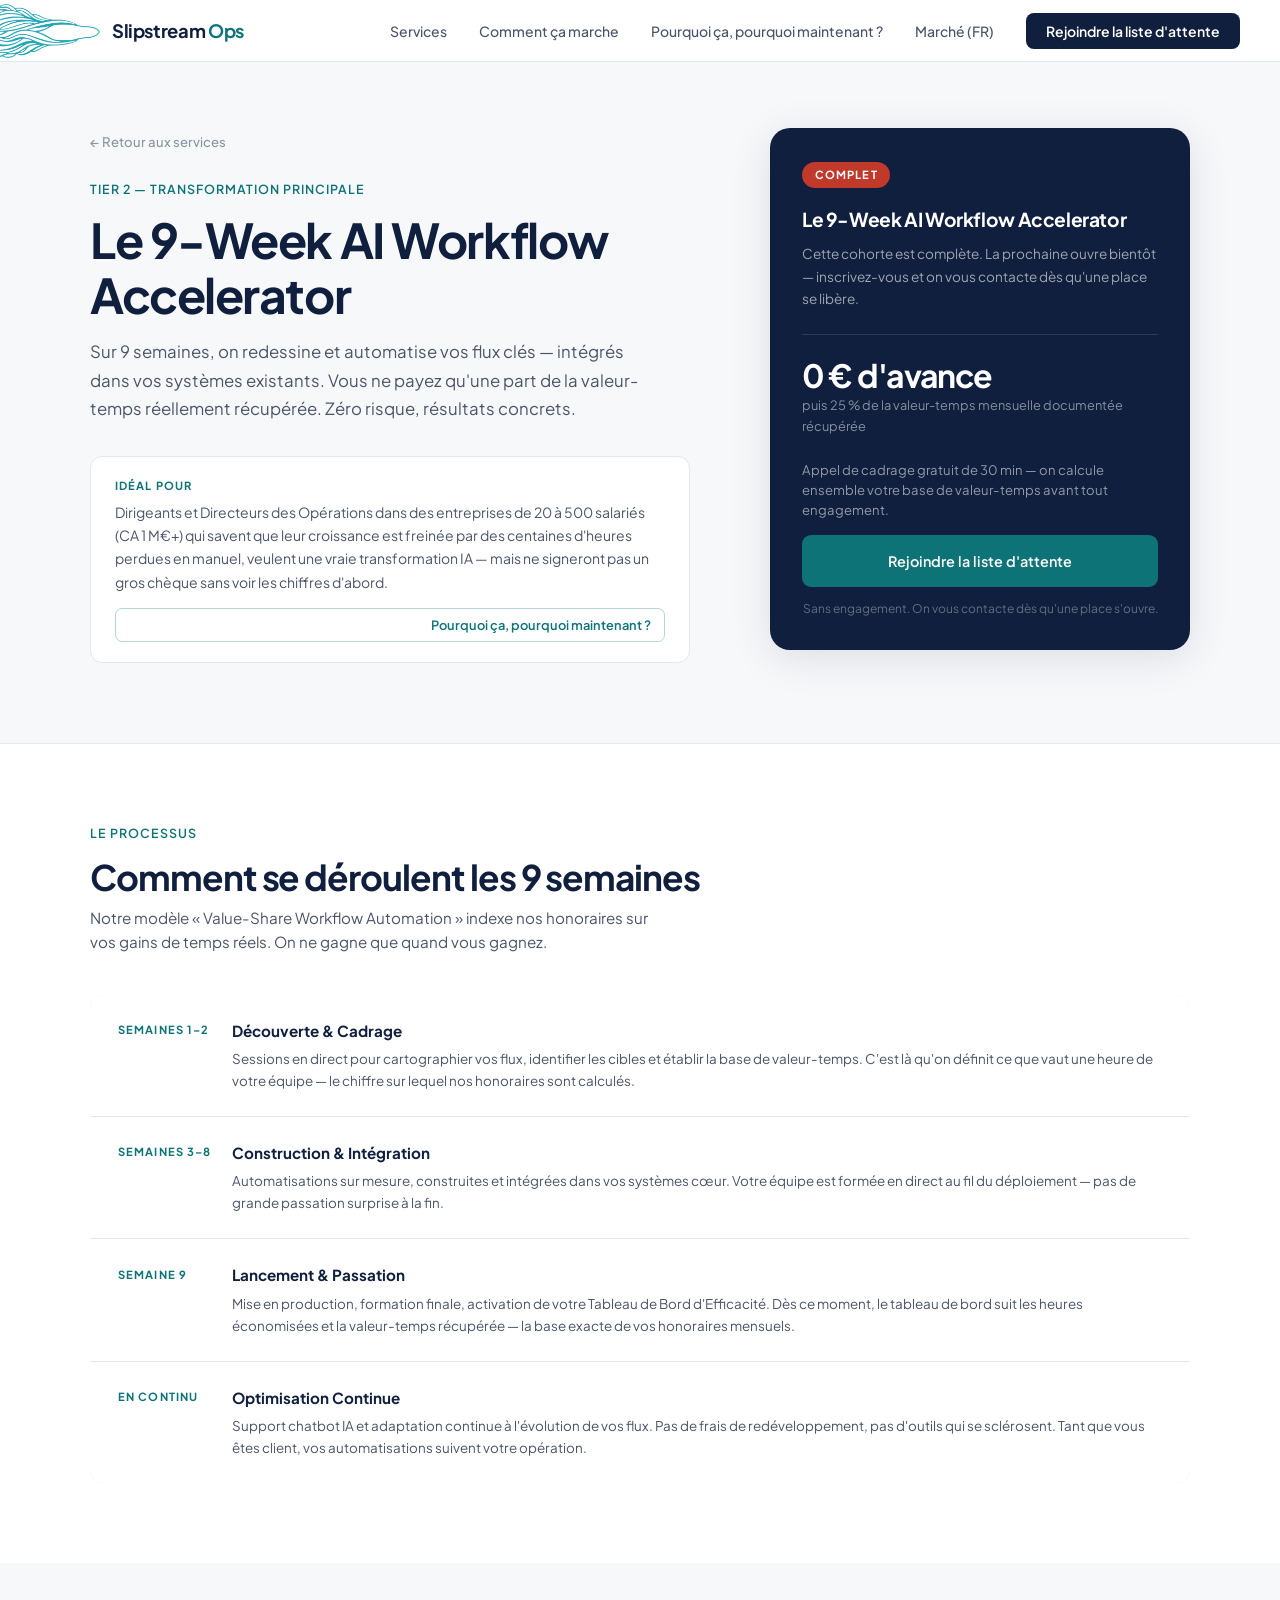
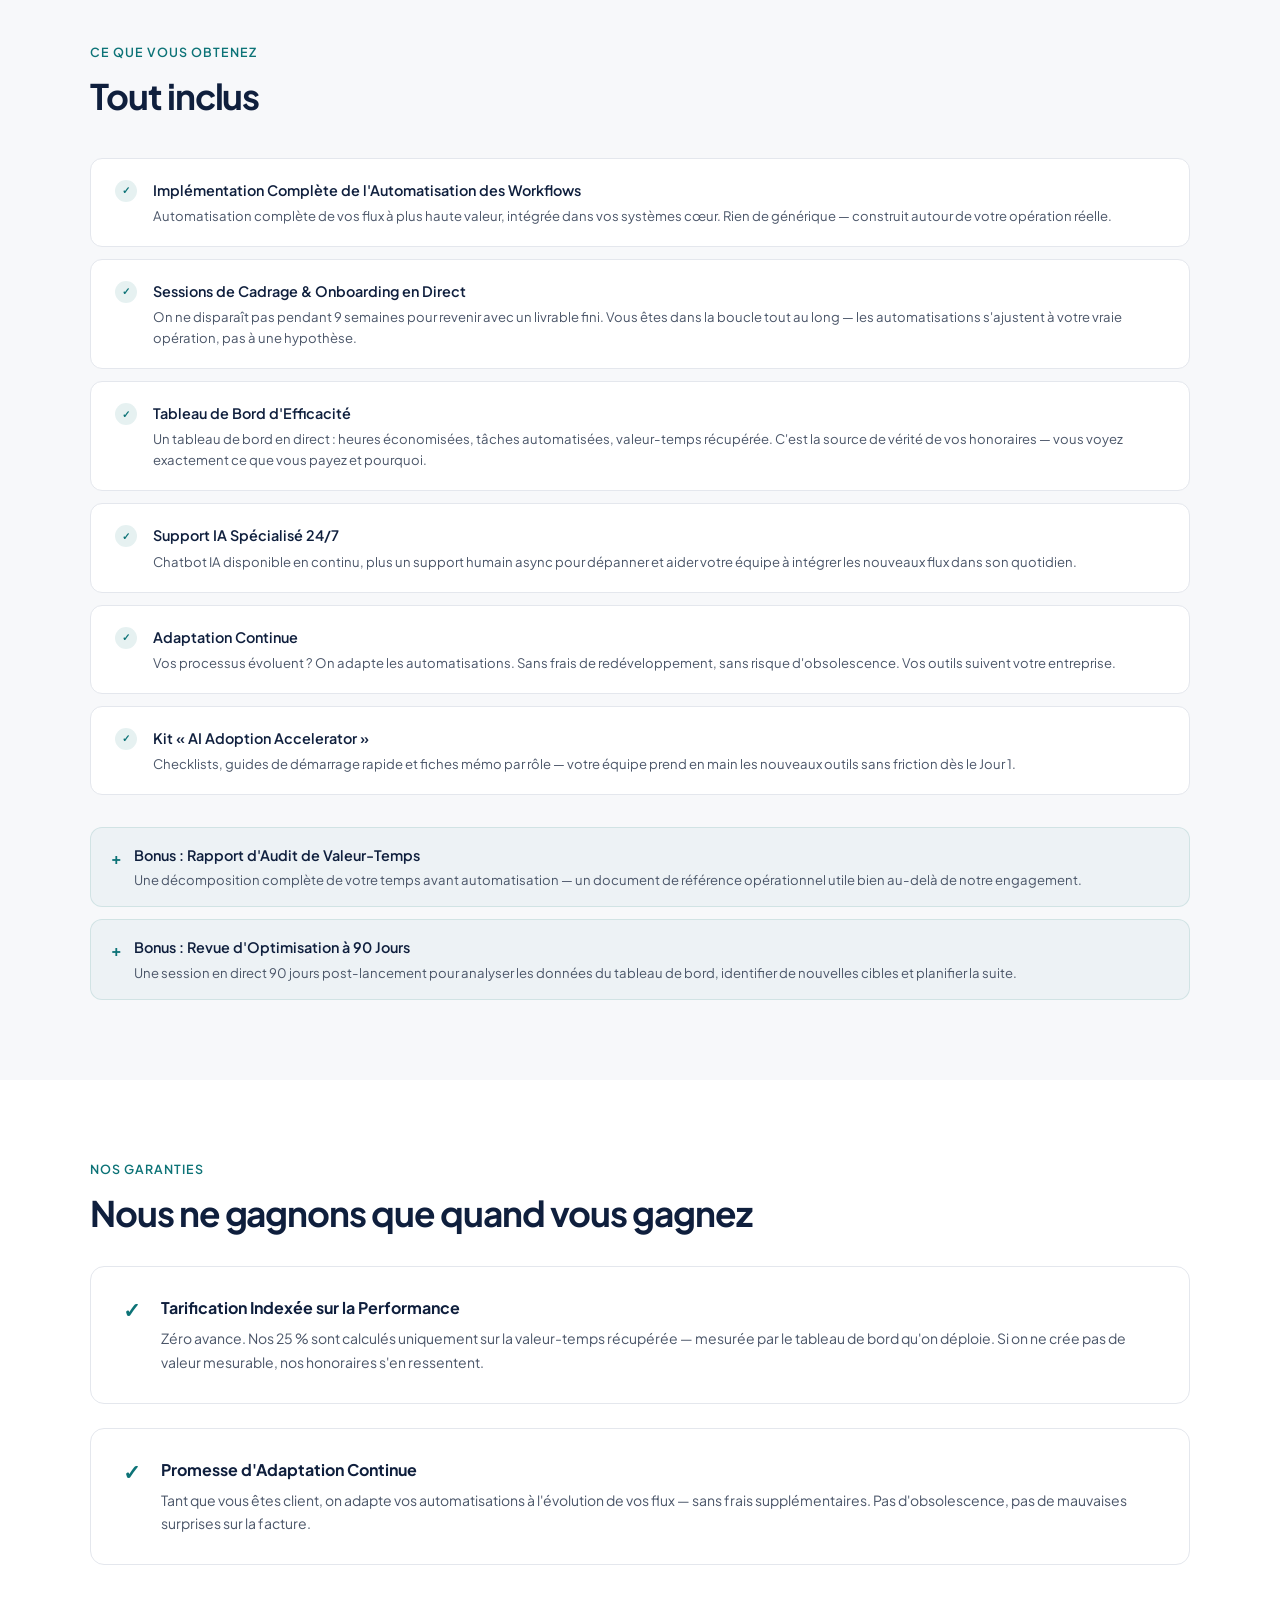
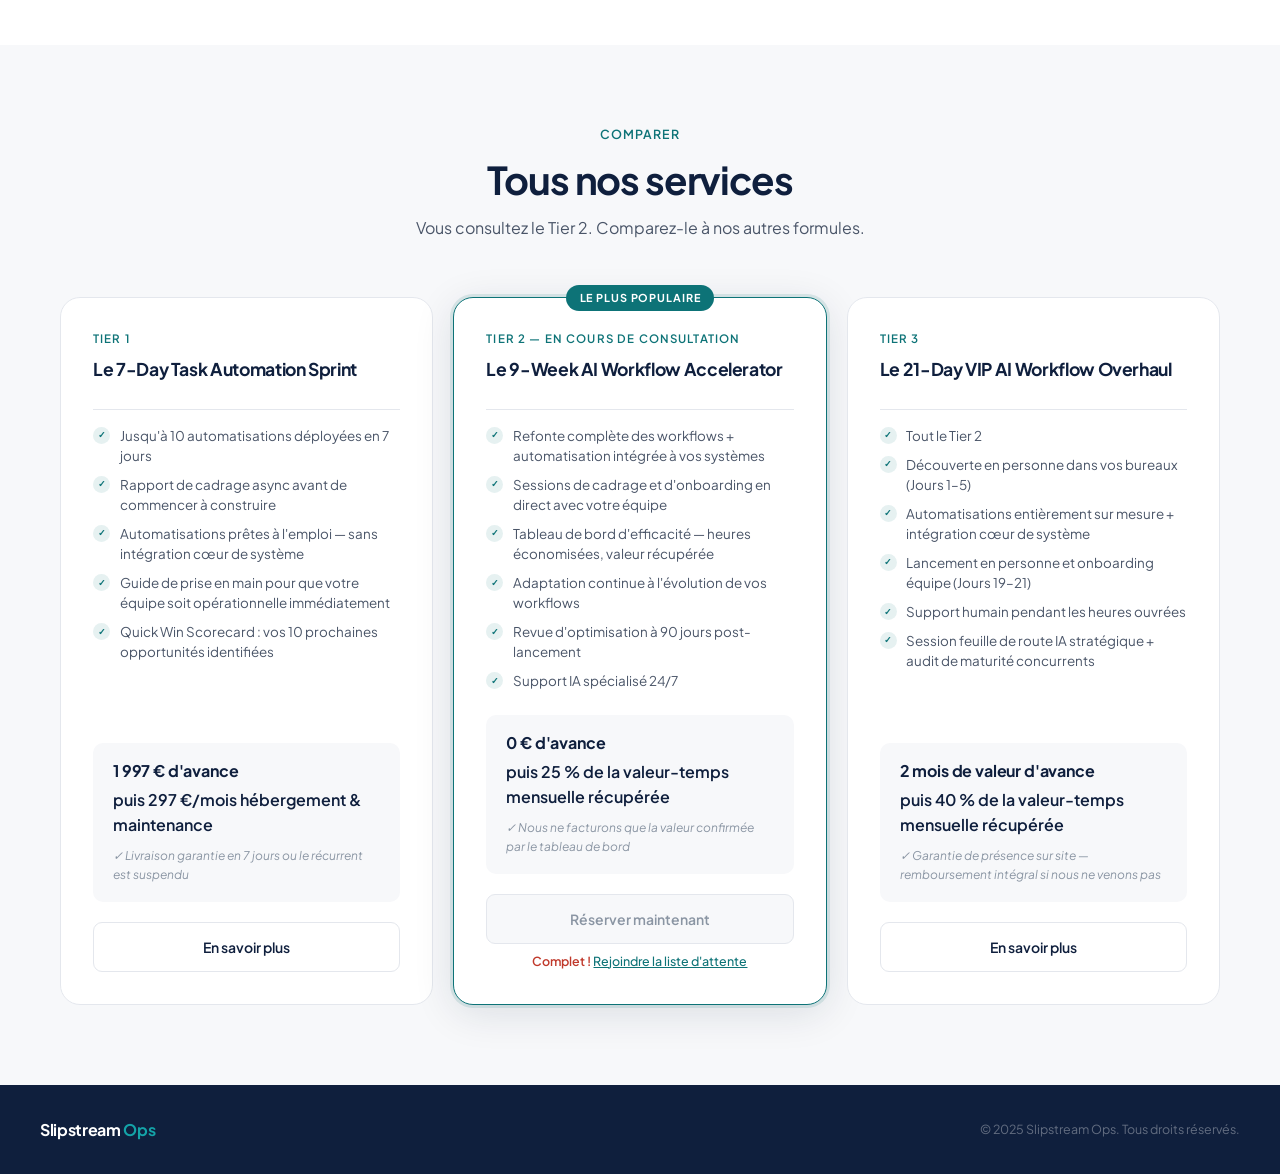
<file: site/tier2-fr.html>
<!DOCTYPE html>
<html lang="fr">
<head>
  <meta charset="UTF-8" />
  <meta name="viewport" content="width=device-width, initial-scale=1.0" />
  <title>Tier 2 — Le 9-Week AI Workflow Accelerator | Slipstream Ops</title>
  <link rel="preconnect" href="https://fonts.googleapis.com" />
  <link rel="preconnect" href="https://fonts.gstatic.com" crossorigin />
  <link href="https://fonts.googleapis.com/css2?family=Plus+Jakarta+Sans:wght@300;400;500;600;700&display=swap" rel="stylesheet" />
  <link rel="stylesheet" href="shared.css" />
  <link rel="icon" type="image/png" sizes="32x32" href="favicon-32.png" />
  <link rel="icon" type="image/png" sizes="16x16" href="favicon-16.png" />
  <link rel="apple-touch-icon" sizes="180x180" href="apple-touch-icon.png" />
  <style>
    .offer-hero {
      padding: 8rem 2.5rem 5rem;
      background: var(--off);
      border-bottom: 1px solid var(--border);
    }
    .offer-hero-inner {
      max-width: 1100px;
      margin: 0 auto;
      display: grid;
      grid-template-columns: 1fr 420px;
      gap: 5rem;
      align-items: start;
    }
    .back-link {
      display: inline-flex;
      align-items: center;
      gap: 0.4rem;
      font-size: 0.82rem;
      font-weight: 500;
      color: var(--grey-mid);
      text-decoration: none;
      margin-bottom: 1.75rem;
      transition: color 0.2s;
    }
    .back-link:hover { color: var(--navy); }
    .offer-hero-left h1 {
      font-size: clamp(2rem, 4vw, 3rem);
      font-weight: 700;
      letter-spacing: -0.03em;
      color: var(--navy);
      line-height: 1.15;
      margin-bottom: 1rem;
    }
    .offer-hero-left .promise {
      font-size: 1.05rem;
      color: var(--grey-dk);
      line-height: 1.7;
      margin-bottom: 2rem;
      max-width: 560px;
    }
    .target-box {
      background: var(--white);
      border: 1px solid var(--border);
      border-radius: var(--radius);
      padding: 1.25rem 1.5rem;
    }
    .target-box-label {
      font-size: 0.7rem;
      font-weight: 700;
      letter-spacing: 0.1em;
      text-transform: uppercase;
      color: var(--teal);
      margin-bottom: 0.4rem;
    }
    .target-box p { font-size: 0.875rem; color: var(--grey-dk); line-height: 1.65; }

    /* WAITLIST CARD */
    .waitlist-card {
      background: var(--navy);
      border-radius: 20px;
      padding: 2rem;
      box-shadow: var(--shadow-lg);
      position: sticky;
      top: 88px;
      color: var(--white);
    }
    .waitlist-card-badge {
      display: inline-block;
      background: #c0392b;
      color: var(--white);
      font-size: 0.7rem;
      font-weight: 700;
      letter-spacing: 0.1em;
      text-transform: uppercase;
      padding: 0.28rem 0.8rem;
      border-radius: 999px;
      margin-bottom: 1rem;
    }
    .waitlist-card h3 {
      font-size: 1.2rem;
      font-weight: 700;
      letter-spacing: -0.02em;
      margin-bottom: 0.5rem;
    }
    .waitlist-card .wl-sub {
      font-size: 0.85rem;
      color: rgba(255,255,255,0.6);
      line-height: 1.65;
      margin-bottom: 1.5rem;
    }
    .waitlist-card-divider { height: 1px; background: rgba(255,255,255,0.12); margin-bottom: 1.5rem; }
    .price-display { margin-bottom: 1.5rem; }
    .price-display .price-big {
      font-size: 2rem;
      font-weight: 700;
      letter-spacing: -0.04em;
      line-height: 1;
      margin-bottom: 0.25rem;
    }
    .price-display .price-sub { font-size: 0.8rem; color: rgba(255,255,255,0.5); }
    .wl-form-note {
      font-size: 0.82rem;
      color: rgba(255,255,255,0.55);
      margin-bottom: 1rem;
      line-height: 1.5;
    }
    .wl-cta {
      display: block;
      text-align: center;
      background: var(--teal);
      color: var(--white);
      font-size: 0.9rem;
      font-weight: 600;
      padding: 0.9rem;
      border-radius: 9px;
      text-decoration: none;
      transition: background 0.2s;
      margin-bottom: 0.75rem;
    }
    .wl-cta:hover { background: var(--teal-lt); }
    .wl-note { font-size: 0.75rem; color: rgba(255,255,255,0.35); text-align: center; }

    /* DETAIL SECTIONS */
    .detail-section { padding: 5rem 2.5rem; }
    .detail-section.alt { background: var(--off); }
    .detail-inner { max-width: 1100px; margin: 0 auto; }

    .timeline {
      margin-top: 2.5rem;
      display: flex;
      flex-direction: column;
      gap: 1px;
      background: var(--border);
      border-radius: 14px;
      overflow: hidden;
    }
    .timeline-item {
      background: var(--white);
      padding: 1.5rem 1.75rem;
      display: flex;
      gap: 1.5rem;
      align-items: flex-start;
    }
    .timeline-week {
      min-width: 90px;
      font-size: 0.7rem;
      font-weight: 700;
      letter-spacing: 0.1em;
      text-transform: uppercase;
      color: var(--teal);
      padding-top: 0.15rem;
      white-space: nowrap;
    }
    .timeline-item h4 { font-size: 0.95rem; font-weight: 700; color: var(--navy); margin-bottom: 0.3rem; }
    .timeline-item p { font-size: 0.84rem; color: var(--grey-dk); line-height: 1.65; }

    .deliverables-list { margin-top: 2.5rem; display: flex; flex-direction: column; gap: 0.75rem; }
    .deliverable-item {
      background: var(--white);
      border: 1px solid var(--border);
      border-radius: var(--radius);
      padding: 1.25rem 1.5rem;
      display: flex;
      gap: 1rem;
      align-items: flex-start;
    }
    .deliverable-check {
      width: 22px; height: 22px;
      background: rgba(13,115,119,0.1);
      border-radius: 50%;
      display: flex;
      align-items: center;
      justify-content: center;
      font-size: 0.65rem;
      font-weight: 700;
      color: var(--teal);
      flex-shrink: 0;
      margin-top: 1px;
    }
    .deliverable-item h5 { font-size: 0.9rem; font-weight: 600; color: var(--navy); margin-bottom: 0.2rem; }
    .deliverable-item p { font-size: 0.82rem; color: var(--grey-dk); line-height: 1.6; }

    .bonus-list { margin-top: 2rem; display: flex; flex-direction: column; gap: 0.75rem; }
    .bonus-item {
      display: flex;
      gap: 0.75rem;
      align-items: flex-start;
      padding: 1rem 1.25rem;
      background: rgba(13,115,119,0.04);
      border: 1px solid rgba(13,115,119,0.12);
      border-radius: var(--radius);
    }
    .bonus-star { color: var(--teal); font-weight: 700; font-size: 1rem; flex-shrink: 0; margin-top: 1px; }
    .bonus-item h5 { font-size: 0.9rem; font-weight: 600; color: var(--navy); margin-bottom: 0.15rem; }
    .bonus-item p { font-size: 0.82rem; color: var(--grey-dk); line-height: 1.6; }

    .guarantee-block {
      margin-top: 1.5rem;
      background: var(--white);
      border: 1.5px solid var(--border);
      border-radius: 14px;
      padding: 1.75rem 2rem;
      display: flex;
      gap: 1.25rem;
      align-items: flex-start;
    }
    .guarantee-icon { font-size: 1.3rem; color: var(--teal); flex-shrink: 0; font-weight: 700; line-height: 1.4; }
    .guarantee-block h4 { font-size: 1rem; font-weight: 700; color: var(--navy); margin-bottom: 0.4rem; }
    .guarantee-block p { font-size: 0.875rem; color: var(--grey-dk); line-height: 1.7; }

    .compare-section { padding: 5rem 2.5rem; background: var(--off); }
    .compare-inner { max-width: 1160px; margin: 0 auto; }

    @media (max-width: 900px) {
      .offer-hero { padding: 7rem 1.25rem 3rem; }
      .offer-hero-inner { grid-template-columns: 1fr; gap: 2.5rem; }
      .waitlist-card { position: static; }
      .detail-section { padding: 3.5rem 1.25rem; }
      .compare-section { padding: 3.5rem 1.25rem; }
    }
  </style>
</head>
<body>

  <nav>
    <a class="logo" href="index-fr.html"><img src="stream_small-cutout-long.png" alt="" class="logo-img" />Slipstream&nbsp;<span>Ops</span></a>
    <button class="nav-burger" aria-label="Menu"><img src="hamburger-cutout.png" alt="" style="width:18px;height:auto;display:block;"></button>
    <ul class="nav-links">
      <li class="nav-dropdown"><a href="index-fr.html#offers">Services</a>
        <div class="nav-dropdown-menu">
          <a href="tier1-fr.html"><span class="dropdown-tier">Tier 1</span>Le 7-Day Task Automation Sprint</a>
          <a href="tier2-fr.html"><span class="dropdown-tier">Tier 2</span>Le 9-Week AI Workflow Accelerator</a>
          <a href="tier3-fr.html"><span class="dropdown-tier">Tier 3</span>Le 21-Day VIP AI Workflow Overhaul</a>
        </div>
      </li>
      <li><a href="index-fr.html#how">Comment ça marche</a></li>
      <li><a href="why-this-why-now-fr.html">Pourquoi ça, pourquoi maintenant&nbsp;?</a></li>
      <li class="nav-dropdown">
        <a href="#">Marché (FR)</a>
        <div class="nav-dropdown-menu nav-market-menu">
          <a href="tier2.html"><span class="dropdown-tier"></span>🇺🇸 USA ($)</a>
          <a href="tier2-fr.html"><span class="dropdown-tier"></span>🇫🇷 France (€)</a>
        </div>
      </li>
      <li><a href="waitlist-fr.html" class="nav-cta">Rejoindre la liste d'attente</a></li>
    </ul>
  </nav>

  <!-- OFFER HERO -->
  <section class="offer-hero">
    <div class="offer-hero-inner">
      <div class="offer-hero-left">
        <a class="back-link" href="index-fr.html">&#8592; Retour aux services</a>
        <div class="eyebrow">Tier 2 &mdash; Transformation Principale</div>
        <h1>Le 9-Week AI Workflow Accelerator</h1>
        <p class="promise">Sur 9 semaines, on redessine et automatise vos flux clés — intégrés dans vos systèmes existants. Vous ne payez qu'une part de la valeur-temps réellement récupérée. Zéro risque, résultats concrets.</p>
        <div class="target-box">
          <div class="target-box-label">Idéal pour</div>
          <p>Dirigeants et Directeurs des Opérations dans des entreprises de 20 à 500 salariés (CA 1 M€+) qui savent que leur croissance est freinée par des centaines d'heures perdues en manuel, veulent une vraie transformation IA — mais ne signeront pas un gros chèque sans voir les chiffres d'abord.</p>
          <a href="why-this-why-now-fr.html" style="display:block;text-align:right;margin-top:0.9rem;font-size:0.8rem;font-weight:600;color:var(--teal);text-decoration:none;border:1px solid rgba(13,115,119,0.3);border-radius:7px;padding:0.35rem 0.8rem;transition:background 0.2s,color 0.2s;" onmouseover="this.style.background='rgba(13,115,119,0.08)'" onmouseout="this.style.background='transparent'">Pourquoi ça, pourquoi maintenant&nbsp;?</a>
        </div>
      </div>
      <div class="waitlist-card">
        <div class="waitlist-card-badge">Complet</div>
        <h3>Le 9-Week AI Workflow Accelerator</h3>
        <p class="wl-sub">Cette cohorte est complète. La prochaine ouvre bientôt — inscrivez-vous et on vous contacte dès qu'une place se libère.</p>
        <div class="waitlist-card-divider"></div>
        <div class="price-display">
          <div class="price-big">0 € d'avance</div>
          <div class="price-sub">puis 25 % de la valeur-temps mensuelle documentée récupérée</div>
        </div>
        <p class="wl-form-note">Appel de cadrage gratuit de 30 min — on calcule ensemble votre base de valeur-temps avant tout engagement.</p>
        <a class="wl-cta" href="waitlist-fr.html?tier=2">Rejoindre la liste d'attente</a>
        <div class="wl-note">Sans engagement. On vous contacte dès qu'une place s'ouvre.</div>
      </div>
    </div>
  </section>

  <!-- TIMELINE -->
  <section class="detail-section">
    <div class="detail-inner">
      <div class="eyebrow">Le Processus</div>
      <h2 style="font-size:clamp(1.6rem,3vw,2.2rem);font-weight:700;letter-spacing:-0.03em;color:var(--navy);line-height:1.2;margin-bottom:0.5rem;">Comment se déroulent les 9 semaines</h2>
      <p style="color:var(--grey-dk);font-size:0.95rem;max-width:580px;">Notre modèle « Value-Share Workflow Automation » indexe nos honoraires sur vos gains de temps réels. On ne gagne que quand vous gagnez.</p>
      <div class="timeline">
        <div class="timeline-item">
          <div class="timeline-week">Semaines 1–2</div>
          <div>
            <h4>Découverte &amp; Cadrage</h4>
            <p>Sessions en direct pour cartographier vos flux, identifier les cibles et établir la base de valeur-temps. C'est là qu'on définit ce que vaut une heure de votre équipe — le chiffre sur lequel nos honoraires sont calculés.</p>
          </div>
        </div>
        <div class="timeline-item">
          <div class="timeline-week">Semaines 3–8</div>
          <div>
            <h4>Construction &amp; Intégration</h4>
            <p>Automatisations sur mesure, construites et intégrées dans vos systèmes cœur. Votre équipe est formée en direct au fil du déploiement — pas de grande passation surprise à la fin.</p>
          </div>
        </div>
        <div class="timeline-item">
          <div class="timeline-week">Semaine 9</div>
          <div>
            <h4>Lancement &amp; Passation</h4>
            <p>Mise en production, formation finale, activation de votre Tableau de Bord d'Efficacité. Dès ce moment, le tableau de bord suit les heures économisées et la valeur-temps récupérée — la base exacte de vos honoraires mensuels.</p>
          </div>
        </div>
        <div class="timeline-item">
          <div class="timeline-week">En continu</div>
          <div>
            <h4>Optimisation Continue</h4>
            <p>Support chatbot IA et adaptation continue à l'évolution de vos flux. Pas de frais de redéveloppement, pas d'outils qui se sclérosent. Tant que vous êtes client, vos automatisations suivent votre opération.</p>
          </div>
        </div>
      </div>
    </div>
  </section>

  <!-- DELIVERABLES -->
  <section class="detail-section alt">
    <div class="detail-inner">
      <div class="eyebrow">Ce que vous obtenez</div>
      <h2 style="font-size:clamp(1.6rem,3vw,2.2rem);font-weight:700;letter-spacing:-0.03em;color:var(--navy);line-height:1.2;">Tout inclus</h2>
      <div class="deliverables-list">
        <div class="deliverable-item">
          <div class="deliverable-check">&#10003;</div>
          <div>
            <h5>Implémentation Complète de l'Automatisation des Workflows</h5>
            <p>Automatisation complète de vos flux à plus haute valeur, intégrée dans vos systèmes cœur. Rien de générique — construit autour de votre opération réelle.</p>
          </div>
        </div>
        <div class="deliverable-item">
          <div class="deliverable-check">&#10003;</div>
          <div>
            <h5>Sessions de Cadrage &amp; Onboarding en Direct</h5>
            <p>On ne disparaît pas pendant 9 semaines pour revenir avec un livrable fini. Vous êtes dans la boucle tout au long — les automatisations s'ajustent à votre vraie opération, pas à une hypothèse.</p>
          </div>
        </div>
        <div class="deliverable-item">
          <div class="deliverable-check">&#10003;</div>
          <div>
            <h5>Tableau de Bord d'Efficacité</h5>
            <p>Un tableau de bord en direct : heures économisées, tâches automatisées, valeur-temps récupérée. C'est la source de vérité de vos honoraires — vous voyez exactement ce que vous payez et pourquoi.</p>
          </div>
        </div>
        <div class="deliverable-item">
          <div class="deliverable-check">&#10003;</div>
          <div>
            <h5>Support IA Spécialisé 24/7</h5>
            <p>Chatbot IA disponible en continu, plus un support humain async pour dépanner et aider votre équipe à intégrer les nouveaux flux dans son quotidien.</p>
          </div>
        </div>
        <div class="deliverable-item">
          <div class="deliverable-check">&#10003;</div>
          <div>
            <h5>Adaptation Continue</h5>
            <p>Vos processus évoluent ? On adapte les automatisations. Sans frais de redéveloppement, sans risque d'obsolescence. Vos outils suivent votre entreprise.</p>
          </div>
        </div>
        <div class="deliverable-item">
          <div class="deliverable-check">&#10003;</div>
          <div>
            <h5>Kit « AI Adoption Accelerator »</h5>
            <p>Checklists, guides de démarrage rapide et fiches mémo par rôle — votre équipe prend en main les nouveaux outils sans friction dès le Jour 1.</p>
          </div>
        </div>
      </div>
      <div class="bonus-list">
        <div class="bonus-item">
          <div class="bonus-star">+</div>
          <div>
            <h5>Bonus : Rapport d'Audit de Valeur-Temps</h5>
            <p>Une décomposition complète de votre temps avant automatisation — un document de référence opérationnel utile bien au-delà de notre engagement.</p>
          </div>
        </div>
        <div class="bonus-item">
          <div class="bonus-star">+</div>
          <div>
            <h5>Bonus : Revue d'Optimisation à 90 Jours</h5>
            <p>Une session en direct 90 jours post-lancement pour analyser les données du tableau de bord, identifier de nouvelles cibles et planifier la suite.</p>
          </div>
        </div>
      </div>
    </div>
  </section>

  <!-- GUARANTEES -->
  <section class="detail-section">
    <div class="detail-inner">
      <div class="eyebrow">Nos Garanties</div>
      <h2 style="font-size:clamp(1.6rem,3vw,2.2rem);font-weight:700;letter-spacing:-0.03em;color:var(--navy);line-height:1.2;">Nous ne gagnons que quand vous gagnez</h2>
      <div class="guarantee-block" style="margin-top:2rem;">
        <div class="guarantee-icon">&#10003;</div>
        <div>
          <h4>Tarification Indexée sur la Performance</h4>
          <p>Zéro avance. Nos 25 % sont calculés uniquement sur la valeur-temps récupérée — mesurée par le tableau de bord qu'on déploie. Si on ne crée pas de valeur mesurable, nos honoraires s'en ressentent.</p>
        </div>
      </div>
      <div class="guarantee-block">
        <div class="guarantee-icon">&#10003;</div>
        <div>
          <h4>Promesse d'Adaptation Continue</h4>
          <p>Tant que vous êtes client, on adapte vos automatisations à l'évolution de vos flux — sans frais supplémentaires. Pas d'obsolescence, pas de mauvaises surprises sur la facture.</p>
        </div>
      </div>
    </div>
  </section>

  <!-- COMPARE -->
  <section class="compare-section">
    <div class="compare-inner">
      <div class="section-header">
        <div class="eyebrow">Comparer</div>
        <h2>Tous nos services</h2>
        <p>Vous consultez le Tier 2. Comparez-le à nos autres formules.</p>
      </div>
      <div class="offers-grid">

        <!-- TIER 1 -->
        <div class="offer-card">
          <div class="offer-tier-label">Tier 1</div>
          <div class="offer-name">Le 7-Day Task Automation Sprint</div>
          <div class="offer-divider"></div>
          <ul class="offer-features">
            <li><span class="feature-check">&#10003;</span> Jusqu'à 10 automatisations déployées en 7 jours</li>
            <li><span class="feature-check">&#10003;</span> Rapport de cadrage async avant de commencer à construire</li>
            <li><span class="feature-check">&#10003;</span> Automatisations prêtes à l'emploi — sans intégration cœur de système</li>
            <li><span class="feature-check">&#10003;</span> Guide de prise en main pour que votre équipe soit opérationnelle immédiatement</li>
            <li><span class="feature-check">&#10003;</span> Quick Win Scorecard : vos 10 prochaines opportunités identifiées</li>
          </ul>
          <div class="offer-price-box">
            <div class="offer-price">1 997 € d'avance</div>
            <div class="offer-price-recurring">puis 297 €/mois hébergement &amp; maintenance</div>
            <div class="offer-guarantee">&#10003; Livraison garantie en 7 jours ou le récurrent est suspendu</div>
          </div>
          <a class="offer-cta offer-cta-outline" href="tier1-fr.html">En savoir plus</a>
        </div>

        <!-- TIER 2 — ACTIVE -->
        <div class="offer-card active-card">
          <div class="featured-badge">Le plus populaire</div>
          <div class="offer-tier-label">Tier 2 &mdash; En cours de consultation</div>
          <div class="offer-name">Le 9-Week AI Workflow Accelerator</div>
          <div class="offer-divider"></div>
          <ul class="offer-features">
            <li><span class="feature-check">&#10003;</span> Refonte complète des workflows + automatisation intégrée à vos systèmes</li>
            <li><span class="feature-check">&#10003;</span> Sessions de cadrage et d'onboarding en direct avec votre équipe</li>
            <li><span class="feature-check">&#10003;</span> Tableau de bord d'efficacité — heures économisées, valeur récupérée</li>
            <li><span class="feature-check">&#10003;</span> Adaptation continue à l'évolution de vos workflows</li>
            <li><span class="feature-check">&#10003;</span> Revue d'optimisation à 90 jours post-lancement</li>
            <li><span class="feature-check">&#10003;</span> Support IA spécialisé 24/7</li>
          </ul>
          <div class="offer-price-box">
            <div class="offer-price">0 € d'avance</div>
            <div class="offer-price-recurring">puis 25 % de la valeur-temps mensuelle récupérée</div>
            <div class="offer-guarantee">&#10003; Nous ne facturons que la valeur confirmée par le tableau de bord</div>
          </div>
          <div class="offer-cta-book-disabled">Réserver maintenant</div>
          <div class="soldout-tag"><span>Complet !</span> <a href="waitlist-fr.html?tier=2">Rejoindre la liste d'attente</a></div>
        </div>

        <!-- TIER 3 -->
        <div class="offer-card">
          <div class="offer-tier-label">Tier 3</div>
          <div class="offer-name">Le 21-Day VIP AI Workflow Overhaul</div>
          <div class="offer-divider"></div>
          <ul class="offer-features">
            <li><span class="feature-check">&#10003;</span> Tout le Tier 2</li>
            <li><span class="feature-check">&#10003;</span> Découverte en personne dans vos bureaux (Jours 1–5)</li>
            <li><span class="feature-check">&#10003;</span> Automatisations entièrement sur mesure + intégration cœur de système</li>
            <li><span class="feature-check">&#10003;</span> Lancement en personne et onboarding équipe (Jours 19–21)</li>
            <li><span class="feature-check">&#10003;</span> Support humain pendant les heures ouvrées</li>
            <li><span class="feature-check">&#10003;</span> Session feuille de route IA stratégique + audit de maturité concurrents</li>
          </ul>
          <div class="offer-price-box">
            <div class="offer-price">2 mois de valeur d'avance</div>
            <div class="offer-price-recurring">puis 40 % de la valeur-temps mensuelle récupérée</div>
            <div class="offer-guarantee">&#10003; Garantie de présence sur site — remboursement intégral si nous ne venons pas</div>
          </div>
          <a class="offer-cta offer-cta-outline" href="tier3-fr.html">En savoir plus</a>
        </div>

      </div>
    </div>
  </section>

  <footer>
    <a class="footer-logo" href="index-fr.html">Slipstream&nbsp;<span>Ops</span></a>
    <div class="footer-copy">&copy; 2025 Slipstream Ops. Tous droits réservés.</div>
  </footer>

  <script>
    (function(){
      var nav = document.querySelector('nav');
      var burger = document.querySelector('.nav-burger');
      if (!burger) return;
      burger.addEventListener('click', function(e){ e.stopPropagation(); nav.classList.toggle('menu-open'); });
      document.addEventListener('click', function(e){ if (!nav.contains(e.target)) nav.classList.remove('menu-open'); });
    })();
  </script>
</body>
</html>
</file>
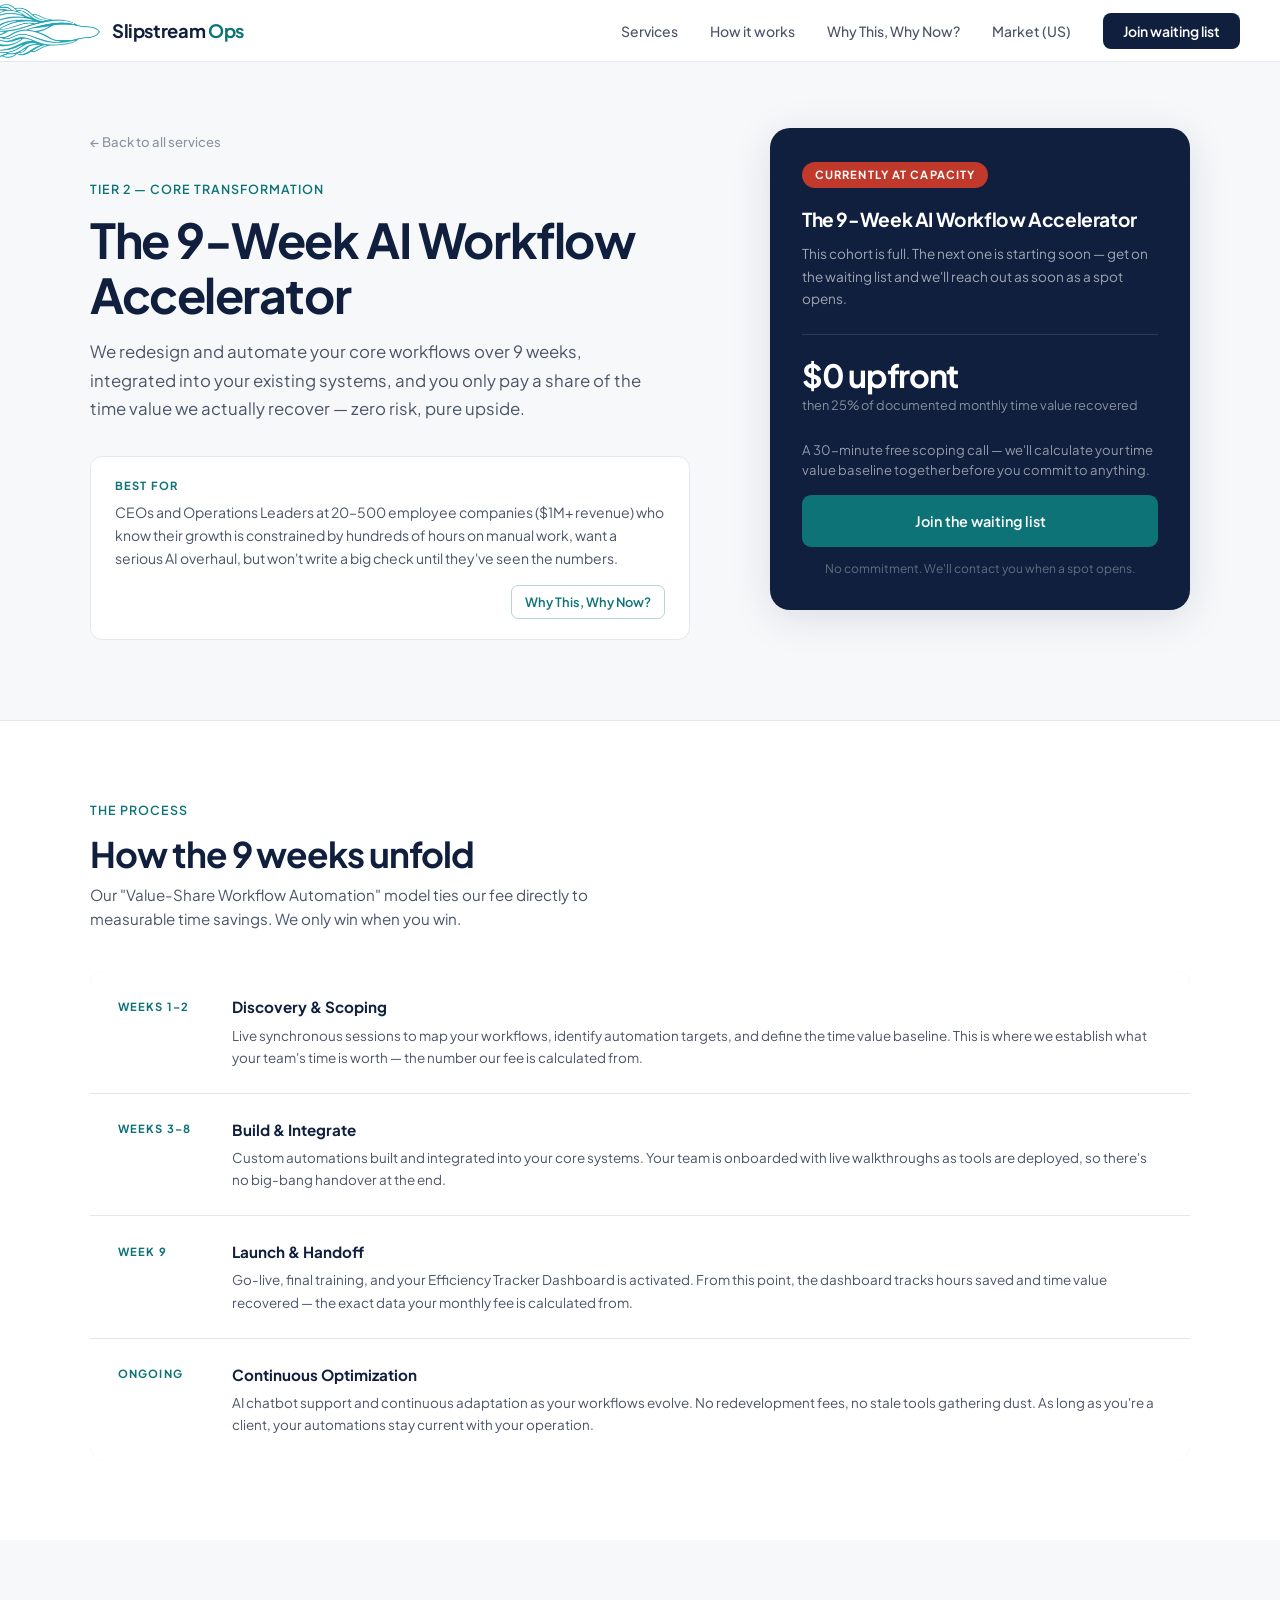
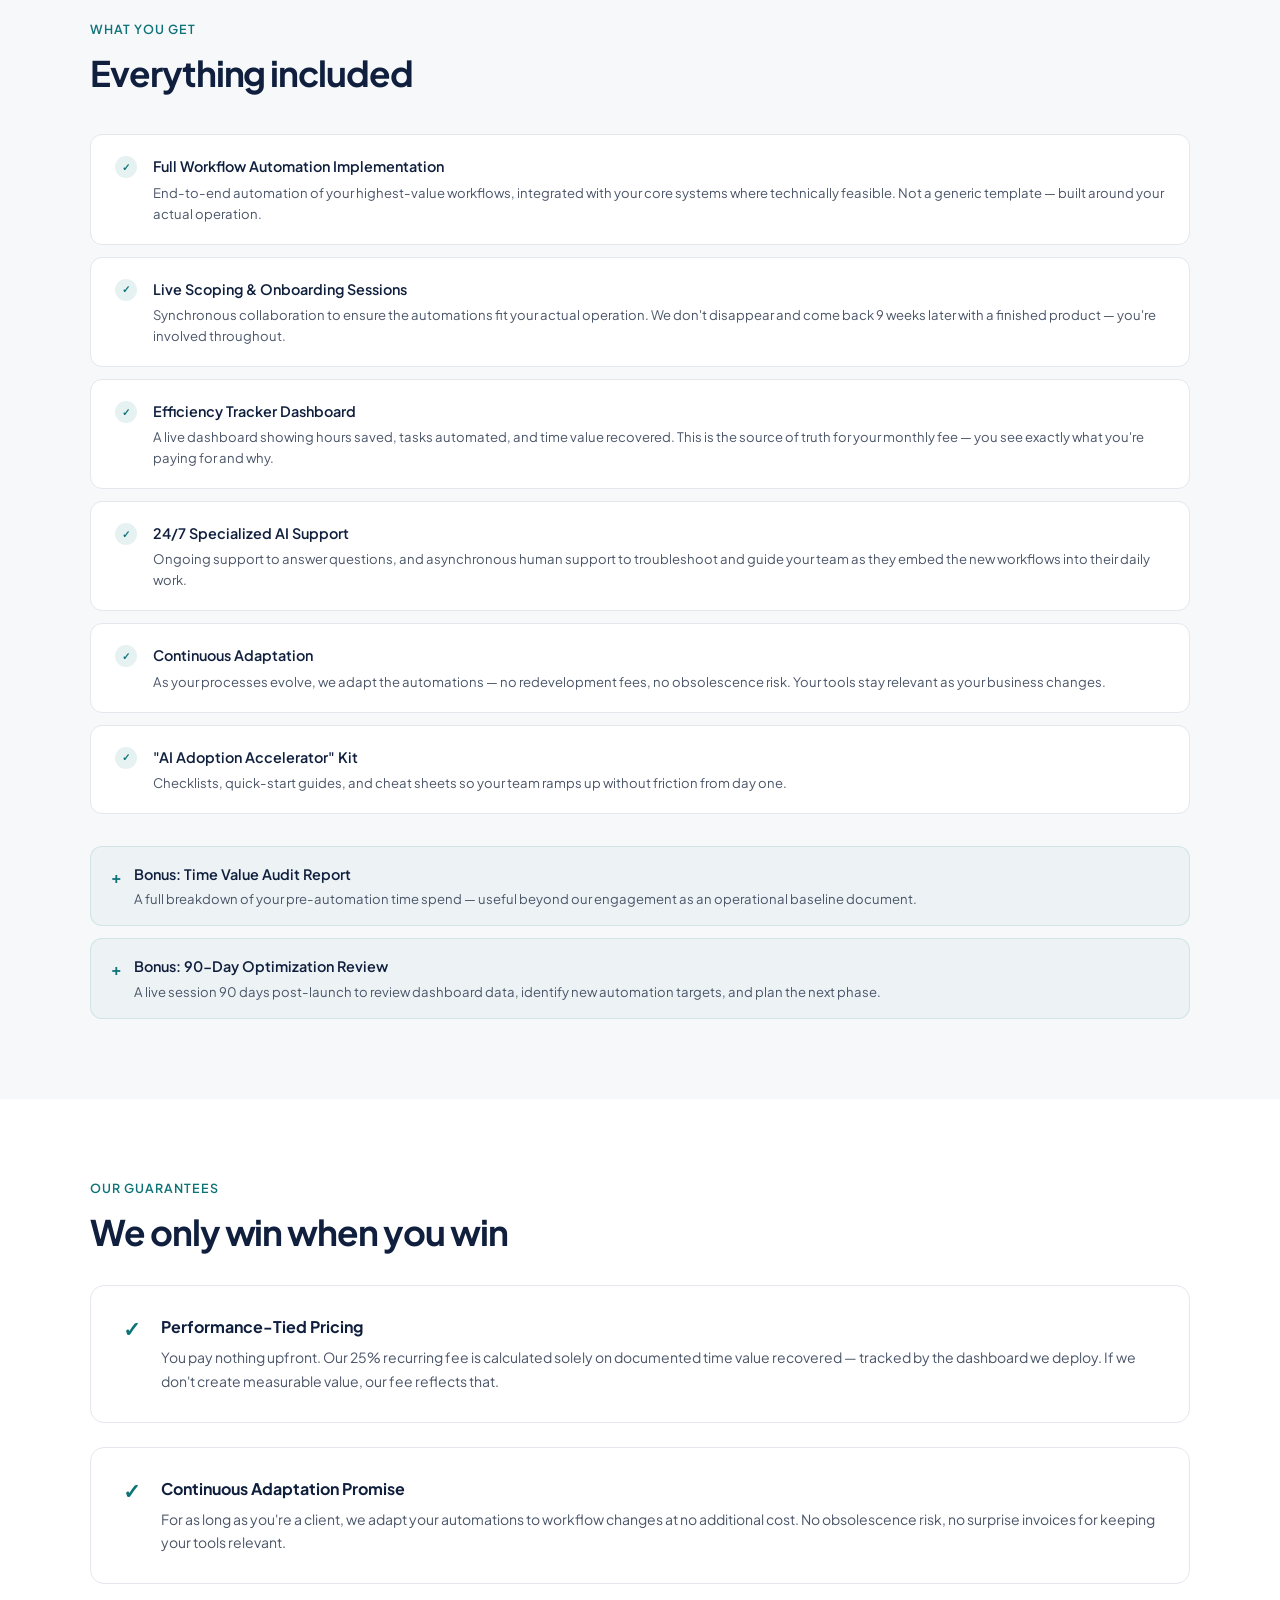
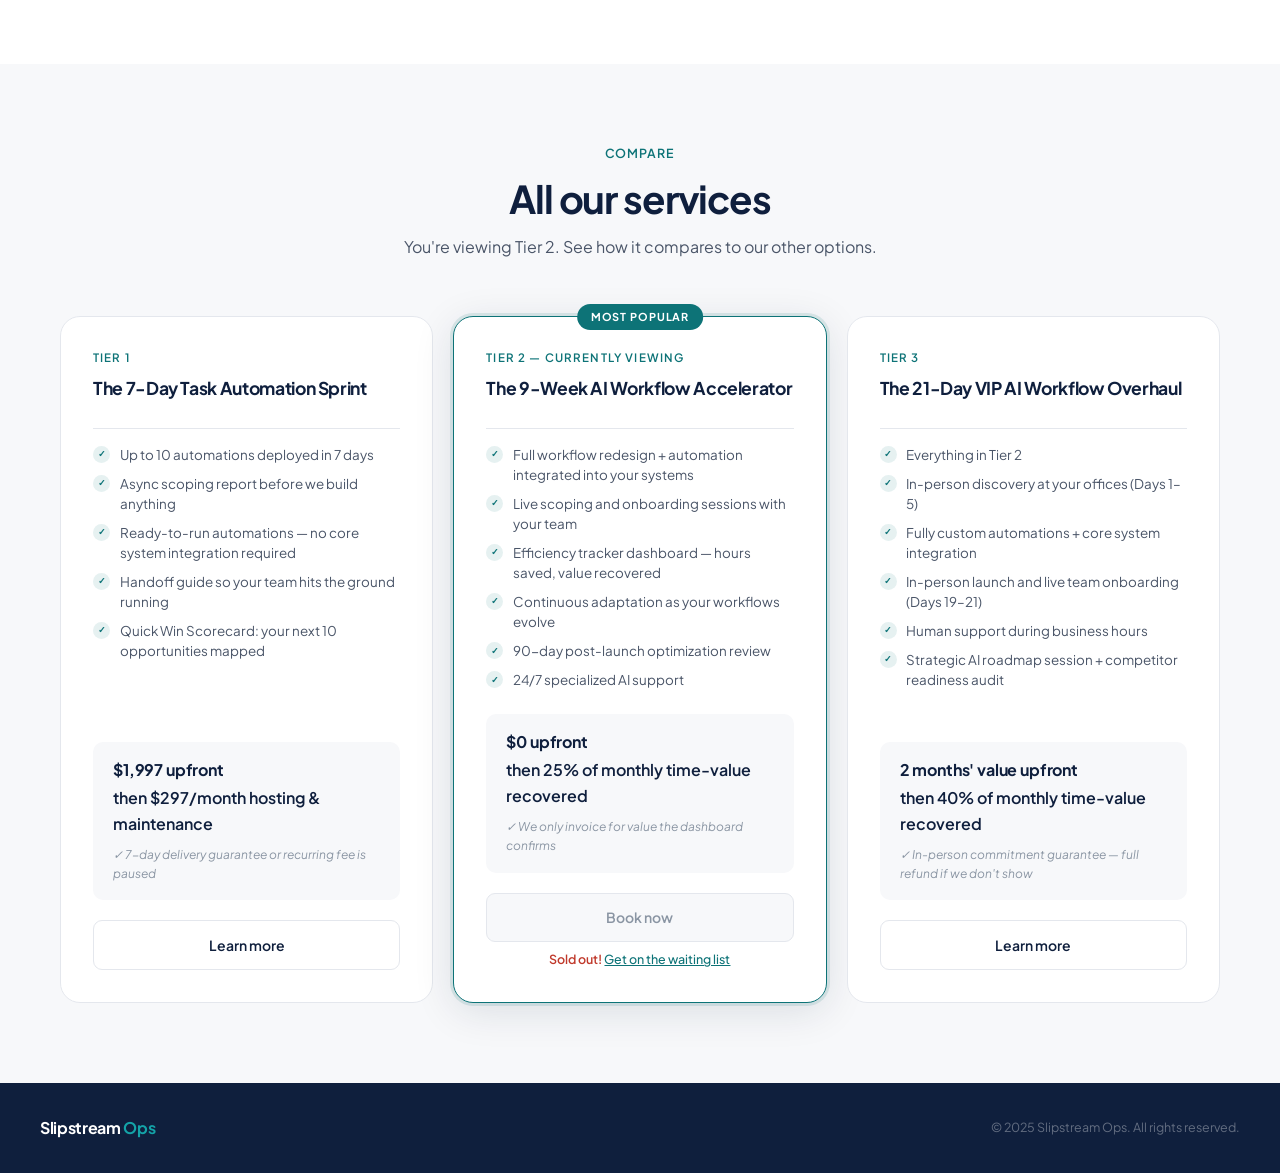
<file: site/tier2.html>
<!DOCTYPE html>
<html lang="en">
<head>
  <meta charset="UTF-8" />
  <meta name="viewport" content="width=device-width, initial-scale=1.0" />
  <title>Tier 2 — The 9-Week AI Workflow Accelerator | Slipstream Ops</title>
  <link rel="preconnect" href="https://fonts.googleapis.com" />
  <link rel="preconnect" href="https://fonts.gstatic.com" crossorigin />
  <link href="https://fonts.googleapis.com/css2?family=Plus+Jakarta+Sans:wght@300;400;500;600;700&display=swap" rel="stylesheet" />
  <link rel="stylesheet" href="shared.css" />
  <link rel="icon" type="image/png" sizes="32x32" href="favicon-32.png" />
  <link rel="icon" type="image/png" sizes="16x16" href="favicon-16.png" />
  <link rel="apple-touch-icon" sizes="180x180" href="apple-touch-icon.png" />
  <style>
    .offer-hero {
      padding: 8rem 2.5rem 5rem;
      background: var(--off);
      border-bottom: 1px solid var(--border);
    }
    .offer-hero-inner {
      max-width: 1100px;
      margin: 0 auto;
      display: grid;
      grid-template-columns: 1fr 420px;
      gap: 5rem;
      align-items: start;
    }
    .back-link {
      display: inline-flex;
      align-items: center;
      gap: 0.4rem;
      font-size: 0.82rem;
      font-weight: 500;
      color: var(--grey-mid);
      text-decoration: none;
      margin-bottom: 1.75rem;
      transition: color 0.2s;
    }
    .back-link:hover { color: var(--navy); }
    .offer-hero-left h1 {
      font-size: clamp(2rem, 4vw, 3rem);
      font-weight: 700;
      letter-spacing: -0.03em;
      color: var(--navy);
      line-height: 1.15;
      margin-bottom: 1rem;
    }
    .offer-hero-left .promise {
      font-size: 1.05rem;
      color: var(--grey-dk);
      line-height: 1.7;
      margin-bottom: 2rem;
      max-width: 560px;
    }
    .target-box {
      background: var(--white);
      border: 1px solid var(--border);
      border-radius: var(--radius);
      padding: 1.25rem 1.5rem;
    }
    .target-box-label {
      font-size: 0.7rem;
      font-weight: 700;
      letter-spacing: 0.1em;
      text-transform: uppercase;
      color: var(--teal);
      margin-bottom: 0.4rem;
    }
    .target-box p { font-size: 0.875rem; color: var(--grey-dk); line-height: 1.65; }

    /* WAITLIST CARD */
    .waitlist-card {
      background: var(--navy);
      border-radius: 20px;
      padding: 2rem;
      box-shadow: var(--shadow-lg);
      position: sticky;
      top: 88px;
      color: var(--white);
    }
    .waitlist-card-badge {
      display: inline-block;
      background: #c0392b;
      color: var(--white);
      font-size: 0.7rem;
      font-weight: 700;
      letter-spacing: 0.1em;
      text-transform: uppercase;
      padding: 0.28rem 0.8rem;
      border-radius: 999px;
      margin-bottom: 1rem;
    }
    .waitlist-card h3 {
      font-size: 1.2rem;
      font-weight: 700;
      letter-spacing: -0.02em;
      margin-bottom: 0.5rem;
    }
    .waitlist-card .wl-sub {
      font-size: 0.85rem;
      color: rgba(255,255,255,0.6);
      line-height: 1.65;
      margin-bottom: 1.5rem;
    }
    .waitlist-card-divider { height: 1px; background: rgba(255,255,255,0.12); margin-bottom: 1.5rem; }
    .price-display {
      margin-bottom: 1.5rem;
    }
    .price-display .price-big {
      font-size: 2rem;
      font-weight: 700;
      letter-spacing: -0.04em;
      line-height: 1;
      margin-bottom: 0.25rem;
    }
    .price-display .price-sub { font-size: 0.8rem; color: rgba(255,255,255,0.5); }
    .wl-form-note {
      font-size: 0.82rem;
      color: rgba(255,255,255,0.55);
      margin-bottom: 1rem;
      line-height: 1.5;
    }
    .wl-cta {
      display: block;
      text-align: center;
      background: var(--teal);
      color: var(--white);
      font-size: 0.9rem;
      font-weight: 600;
      padding: 0.9rem;
      border-radius: 9px;
      text-decoration: none;
      transition: background 0.2s;
      margin-bottom: 0.75rem;
    }
    .wl-cta:hover { background: var(--teal-lt); }
    .wl-note { font-size: 0.75rem; color: rgba(255,255,255,0.35); text-align: center; }

    /* DETAIL SECTIONS */
    .detail-section { padding: 5rem 2.5rem; }
    .detail-section.alt { background: var(--off); }
    .detail-inner { max-width: 1100px; margin: 0 auto; }

    .timeline {
      margin-top: 2.5rem;
      display: flex;
      flex-direction: column;
      gap: 1px;
      background: var(--border);
      border-radius: 14px;
      overflow: hidden;
    }
    .timeline-item {
      background: var(--white);
      padding: 1.5rem 1.75rem;
      display: flex;
      gap: 1.5rem;
      align-items: flex-start;
    }
    .timeline-week {
      min-width: 90px;
      font-size: 0.7rem;
      font-weight: 700;
      letter-spacing: 0.1em;
      text-transform: uppercase;
      color: var(--teal);
      padding-top: 0.15rem;
      white-space: nowrap;
    }
    .timeline-item h4 { font-size: 0.95rem; font-weight: 700; color: var(--navy); margin-bottom: 0.3rem; }
    .timeline-item p { font-size: 0.84rem; color: var(--grey-dk); line-height: 1.65; }

    .deliverables-list { margin-top: 2.5rem; display: flex; flex-direction: column; gap: 0.75rem; }
    .deliverable-item {
      background: var(--white);
      border: 1px solid var(--border);
      border-radius: var(--radius);
      padding: 1.25rem 1.5rem;
      display: flex;
      gap: 1rem;
      align-items: flex-start;
    }
    .deliverable-check {
      width: 22px; height: 22px;
      background: rgba(13,115,119,0.1);
      border-radius: 50%;
      display: flex;
      align-items: center;
      justify-content: center;
      font-size: 0.65rem;
      font-weight: 700;
      color: var(--teal);
      flex-shrink: 0;
      margin-top: 1px;
    }
    .deliverable-item h5 { font-size: 0.9rem; font-weight: 600; color: var(--navy); margin-bottom: 0.2rem; }
    .deliverable-item p { font-size: 0.82rem; color: var(--grey-dk); line-height: 1.6; }

    .bonus-list { margin-top: 2rem; display: flex; flex-direction: column; gap: 0.75rem; }
    .bonus-item {
      display: flex;
      gap: 0.75rem;
      align-items: flex-start;
      padding: 1rem 1.25rem;
      background: rgba(13,115,119,0.04);
      border: 1px solid rgba(13,115,119,0.12);
      border-radius: var(--radius);
    }
    .bonus-star { color: var(--teal); font-weight: 700; font-size: 1rem; flex-shrink: 0; margin-top: 1px; }
    .bonus-item h5 { font-size: 0.9rem; font-weight: 600; color: var(--navy); margin-bottom: 0.15rem; }
    .bonus-item p { font-size: 0.82rem; color: var(--grey-dk); line-height: 1.6; }

    .guarantee-block {
      margin-top: 1.5rem;
      background: var(--white);
      border: 1.5px solid var(--border);
      border-radius: 14px;
      padding: 1.75rem 2rem;
      display: flex;
      gap: 1.25rem;
      align-items: flex-start;
    }
    .guarantee-icon { font-size: 1.3rem; color: var(--teal); flex-shrink: 0; font-weight: 700; line-height: 1.4; }
    .guarantee-block h4 { font-size: 1rem; font-weight: 700; color: var(--navy); margin-bottom: 0.4rem; }
    .guarantee-block p { font-size: 0.875rem; color: var(--grey-dk); line-height: 1.7; }

    .compare-section { padding: 5rem 2.5rem; background: var(--off); }
    .compare-inner { max-width: 1160px; margin: 0 auto; }

    @media (max-width: 900px) {
      .offer-hero { padding: 7rem 1.25rem 3rem; }
      .offer-hero-inner { grid-template-columns: 1fr; gap: 2.5rem; }
      .waitlist-card { position: static; }
      .detail-section { padding: 3.5rem 1.25rem; }
      .compare-section { padding: 3.5rem 1.25rem; }
    }
  </style>
</head>
<body>

  <nav>
    <a class="logo" href="index.html"><img src="stream_small-cutout-long.png" alt="" class="logo-img" />Slipstream&nbsp;<span>Ops</span></a>
    <button class="nav-burger" aria-label="Menu"><img src="hamburger-cutout.png" alt="" style="width:18px;height:auto;display:block;"></button>
    <ul class="nav-links">
      <li class="nav-dropdown"><a href="index.html#offers">Services</a>
        <div class="nav-dropdown-menu">
          <a href="tier1.html"><span class="dropdown-tier">Tier 1</span>The 7-Day Task Automation Sprint</a>
          <a href="tier2.html"><span class="dropdown-tier">Tier 2</span>The 9-Week AI Workflow Accelerator</a>
          <a href="tier3.html"><span class="dropdown-tier">Tier 3</span>The 21-Day VIP AI Workflow Overhaul</a>
        </div>
      </li>
      <li><a href="index.html#how">How it works</a></li>
      <li><a href="why-this-why-now.html">Why This, Why Now?</a></li>
      <li class="nav-dropdown">
        <a href="#">Market (US)</a>
        <div class="nav-dropdown-menu nav-market-menu">
          <a href="tier2.html"><span class="dropdown-tier"></span>🇺🇸 USA ($)</a>
          <a href="tier2-fr.html"><span class="dropdown-tier"></span>🇫🇷 France (€)</a>
        </div>
      </li>
      <li><a href="waitlist.html" class="nav-cta">Join waiting list</a></li>
    </ul>
  </nav>

  <!-- OFFER HERO -->
  <section class="offer-hero">
    <div class="offer-hero-inner">
      <div class="offer-hero-left">
        <a class="back-link" href="index.html">&#8592; Back to all services</a>
        <div class="eyebrow">Tier 2 &mdash; Core Transformation</div>
        <h1>The 9-Week AI Workflow Accelerator</h1>
        <p class="promise">We redesign and automate your core workflows over 9 weeks, integrated into your existing systems, and you only pay a share of the time value we actually recover — zero risk, pure upside.</p>
        <div class="target-box">
          <div class="target-box-label">Best for</div>
          <p>CEOs and Operations Leaders at 20–500 employee companies ($1M+ revenue) who know their growth is constrained by hundreds of hours on manual work, want a serious AI overhaul, but won't write a big check until they've seen the numbers.</p>
          <a href="why-this-why-now.html" style="display:table;margin-left:auto;margin-top:0.9rem;font-size:0.8rem;font-weight:600;color:var(--teal);text-decoration:none;border:1px solid rgba(13,115,119,0.3);border-radius:7px;padding:0.35rem 0.8rem;transition:background 0.2s,color 0.2s;" onmouseover="this.style.background='rgba(13,115,119,0.08)'" onmouseout="this.style.background='transparent'">Why This, Why Now?</a>
        </div>
      </div>
      <div class="waitlist-card">
        <div class="waitlist-card-badge">Currently at Capacity</div>
        <h3>The 9-Week AI Workflow Accelerator</h3>
        <p class="wl-sub">This cohort is full. The next one is starting soon — get on the waiting list and we'll reach out as soon as a spot opens.</p>
        <div class="waitlist-card-divider"></div>
        <div class="price-display">
          <div class="price-big">$0 upfront</div>
          <div class="price-sub">then 25% of documented monthly time value recovered</div>
        </div>
        <p class="wl-form-note">A 30-minute free scoping call — we'll calculate your time value baseline together before you commit to anything.</p>
        <a class="wl-cta" href="waitlist.html?tier=2">Join the waiting list</a>
        <div class="wl-note">No commitment. We'll contact you when a spot opens.</div>
      </div>
    </div>
  </section>

  <!-- TIMELINE -->
  <section class="detail-section">
    <div class="detail-inner">
      <div class="eyebrow">The Process</div>
      <h2 style="font-size:clamp(1.6rem,3vw,2.2rem);font-weight:700;letter-spacing:-0.03em;color:var(--navy);line-height:1.2;margin-bottom:0.5rem;">How the 9 weeks unfold</h2>
      <p style="color:var(--grey-dk);font-size:0.95rem;max-width:580px;">Our "Value-Share Workflow Automation" model ties our fee directly to measurable time savings. We only win when you win.</p>
      <div class="timeline">
        <div class="timeline-item">
          <div class="timeline-week">Weeks 1–2</div>
          <div>
            <h4>Discovery &amp; Scoping</h4>
            <p>Live synchronous sessions to map your workflows, identify automation targets, and define the time value baseline. This is where we establish what your team's time is worth — the number our fee is calculated from.</p>
          </div>
        </div>
        <div class="timeline-item">
          <div class="timeline-week">Weeks 3–8</div>
          <div>
            <h4>Build &amp; Integrate</h4>
            <p>Custom automations built and integrated into your core systems. Your team is onboarded with live walkthroughs as tools are deployed, so there's no big-bang handover at the end.</p>
          </div>
        </div>
        <div class="timeline-item">
          <div class="timeline-week">Week 9</div>
          <div>
            <h4>Launch &amp; Handoff</h4>
            <p>Go-live, final training, and your Efficiency Tracker Dashboard is activated. From this point, the dashboard tracks hours saved and time value recovered — the exact data your monthly fee is calculated from.</p>
          </div>
        </div>
        <div class="timeline-item">
          <div class="timeline-week">Ongoing</div>
          <div>
            <h4>Continuous Optimization</h4>
            <p>AI chatbot support and continuous adaptation as your workflows evolve. No redevelopment fees, no stale tools gathering dust. As long as you're a client, your automations stay current with your operation.</p>
          </div>
        </div>
      </div>
    </div>
  </section>

  <!-- DELIVERABLES -->
  <section class="detail-section alt">
    <div class="detail-inner">
      <div class="eyebrow">What you get</div>
      <h2 style="font-size:clamp(1.6rem,3vw,2.2rem);font-weight:700;letter-spacing:-0.03em;color:var(--navy);line-height:1.2;">Everything included</h2>
      <div class="deliverables-list">
        <div class="deliverable-item">
          <div class="deliverable-check">&#10003;</div>
          <div>
            <h5>Full Workflow Automation Implementation</h5>
            <p>End-to-end automation of your highest-value workflows, integrated with your core systems where technically feasible. Not a generic template — built around your actual operation.</p>
          </div>
        </div>
        <div class="deliverable-item">
          <div class="deliverable-check">&#10003;</div>
          <div>
            <h5>Live Scoping &amp; Onboarding Sessions</h5>
            <p>Synchronous collaboration to ensure the automations fit your actual operation. We don't disappear and come back 9 weeks later with a finished product — you're involved throughout.</p>
          </div>
        </div>
        <div class="deliverable-item">
          <div class="deliverable-check">&#10003;</div>
          <div>
            <h5>Efficiency Tracker Dashboard</h5>
            <p>A live dashboard showing hours saved, tasks automated, and time value recovered. This is the source of truth for your monthly fee — you see exactly what you're paying for and why.</p>
          </div>
        </div>
        <div class="deliverable-item">
          <div class="deliverable-check">&#10003;</div>
          <div>
            <h5>24/7 Specialized AI Support</h5>
            <p>Ongoing support to answer questions, and asynchronous human support to troubleshoot and guide your team as they embed the new workflows into their daily work.</p>
          </div>
        </div>
        <div class="deliverable-item">
          <div class="deliverable-check">&#10003;</div>
          <div>
            <h5>Continuous Adaptation</h5>
            <p>As your processes evolve, we adapt the automations — no redevelopment fees, no obsolescence risk. Your tools stay relevant as your business changes.</p>
          </div>
        </div>
        <div class="deliverable-item">
          <div class="deliverable-check">&#10003;</div>
          <div>
            <h5>"AI Adoption Accelerator" Kit</h5>
            <p>Checklists, quick-start guides, and cheat sheets so your team ramps up without friction from day one.</p>
          </div>
        </div>
      </div>
      <div class="bonus-list">
        <div class="bonus-item">
          <div class="bonus-star">+</div>
          <div>
            <h5>Bonus: Time Value Audit Report</h5>
            <p>A full breakdown of your pre-automation time spend — useful beyond our engagement as an operational baseline document.</p>
          </div>
        </div>
        <div class="bonus-item">
          <div class="bonus-star">+</div>
          <div>
            <h5>Bonus: 90-Day Optimization Review</h5>
            <p>A live session 90 days post-launch to review dashboard data, identify new automation targets, and plan the next phase.</p>
          </div>
        </div>
      </div>
    </div>
  </section>

  <!-- GUARANTEES -->
  <section class="detail-section">
    <div class="detail-inner">
      <div class="eyebrow">Our Guarantees</div>
      <h2 style="font-size:clamp(1.6rem,3vw,2.2rem);font-weight:700;letter-spacing:-0.03em;color:var(--navy);line-height:1.2;">We only win when you win</h2>
      <div class="guarantee-block" style="margin-top:2rem;">
        <div class="guarantee-icon">&#10003;</div>
        <div>
          <h4>Performance-Tied Pricing</h4>
          <p>You pay nothing upfront. Our 25% recurring fee is calculated solely on documented time value recovered — tracked by the dashboard we deploy. If we don't create measurable value, our fee reflects that.</p>
        </div>
      </div>
      <div class="guarantee-block">
        <div class="guarantee-icon">&#10003;</div>
        <div>
          <h4>Continuous Adaptation Promise</h4>
          <p>For as long as you're a client, we adapt your automations to workflow changes at no additional cost. No obsolescence risk, no surprise invoices for keeping your tools relevant.</p>
        </div>
      </div>
    </div>
  </section>

  <!-- COMPARE -->
  <section class="compare-section">
    <div class="compare-inner">
      <div class="section-header">
        <div class="eyebrow">Compare</div>
        <h2>All our services</h2>
        <p>You're viewing Tier 2. See how it compares to our other options.</p>
      </div>
      <div class="offers-grid">

        <!-- TIER 1 — GREYED -->
        <div class="offer-card">
          <div class="offer-tier-label">Tier 1</div>
          <div class="offer-name">The 7-Day Task Automation Sprint</div>
          <div class="offer-divider"></div>
          <ul class="offer-features">
            <li><span class="feature-check">&#10003;</span> Up to 10 automations deployed in 7 days</li>
            <li><span class="feature-check">&#10003;</span> Async scoping report before we build anything</li>
            <li><span class="feature-check">&#10003;</span> Ready-to-run automations — no core system integration required</li>
            <li><span class="feature-check">&#10003;</span> Handoff guide so your team hits the ground running</li>
            <li><span class="feature-check">&#10003;</span> Quick Win Scorecard: your next 10 opportunities mapped</li>
          </ul>
          <div class="offer-price-box">
            <div class="offer-price">$1,997 upfront</div>
            <div class="offer-price-recurring">then $297/month hosting &amp; maintenance</div>
            <div class="offer-guarantee">&#10003; 7-day delivery guarantee or recurring fee is paused</div>
          </div>
          <a class="offer-cta offer-cta-outline" href="tier1.html">Learn more</a>
        </div>

        <!-- TIER 2 — ACTIVE -->
        <div class="offer-card active-card">
          <div class="featured-badge">Most popular</div>
          <div class="offer-tier-label">Tier 2 &mdash; Currently viewing</div>
          <div class="offer-name">The 9-Week AI Workflow Accelerator</div>
          <div class="offer-divider"></div>
          <ul class="offer-features">
            <li><span class="feature-check">&#10003;</span> Full workflow redesign + automation integrated into your systems</li>
            <li><span class="feature-check">&#10003;</span> Live scoping and onboarding sessions with your team</li>
            <li><span class="feature-check">&#10003;</span> Efficiency tracker dashboard — hours saved, value recovered</li>
            <li><span class="feature-check">&#10003;</span> Continuous adaptation as your workflows evolve</li>
            <li><span class="feature-check">&#10003;</span> 90-day post-launch optimization review</li>
            <li><span class="feature-check">&#10003;</span> 24/7 specialized AI support</li>  
          </ul>
          <div class="offer-price-box">
            <div class="offer-price">$0 upfront</div>
            <div class="offer-price-recurring">then 25% of monthly time-value recovered</div>
            <div class="offer-guarantee">&#10003; We only invoice for value the dashboard confirms</div>
          </div>
          <div class="offer-cta-book-disabled">Book now</div>
          <div class="soldout-tag"><span>Sold out!</span> <a href="waitlist.html?tier=2">Get on the waiting list</a></div>
        </div>

        <!-- TIER 3 -->
        <div class="offer-card">
          <div class="offer-tier-label">Tier 3</div>
          <div class="offer-name">The 21-Day VIP AI Workflow Overhaul</div>
          <div class="offer-divider"></div>
          <ul class="offer-features">
            <li><span class="feature-check">&#10003;</span> Everything in Tier 2</li>
            <li><span class="feature-check">&#10003;</span> In-person discovery at your offices (Days 1–5)</li>
            <li><span class="feature-check">&#10003;</span> Fully custom automations + core system integration</li>
            <li><span class="feature-check">&#10003;</span> In-person launch and live team onboarding (Days 19–21)</li>
            <li><span class="feature-check">&#10003;</span> Human support during business hours</li>
            <li><span class="feature-check">&#10003;</span> Strategic AI roadmap session + competitor readiness audit</li>
          </ul>
          <div class="offer-price-box">
            <div class="offer-price">2 months' value upfront</div>
            <div class="offer-price-recurring">then 40% of monthly time-value recovered</div>
            <div class="offer-guarantee">&#10003; In-person commitment guarantee — full refund if we don't show</div>
          </div>
          <a class="offer-cta offer-cta-outline" href="tier3.html">Learn more</a>
        </div>

      </div>
    </div>
  </section>

  <footer>
    <a class="footer-logo" href="index.html">Slipstream&nbsp;<span>Ops</span></a>
    <div class="footer-copy">&copy; 2025 Slipstream Ops. All rights reserved.</div>
  </footer>

  <script>
    (function(){
      var nav = document.querySelector('nav');
      var burger = document.querySelector('.nav-burger');
      if (!burger) return;
      burger.addEventListener('click', function(e){ e.stopPropagation(); nav.classList.toggle('menu-open'); });
      document.addEventListener('click', function(e){ if (!nav.contains(e.target)) nav.classList.remove('menu-open'); });
    })();
  </script>
</body>
</html>
</file>
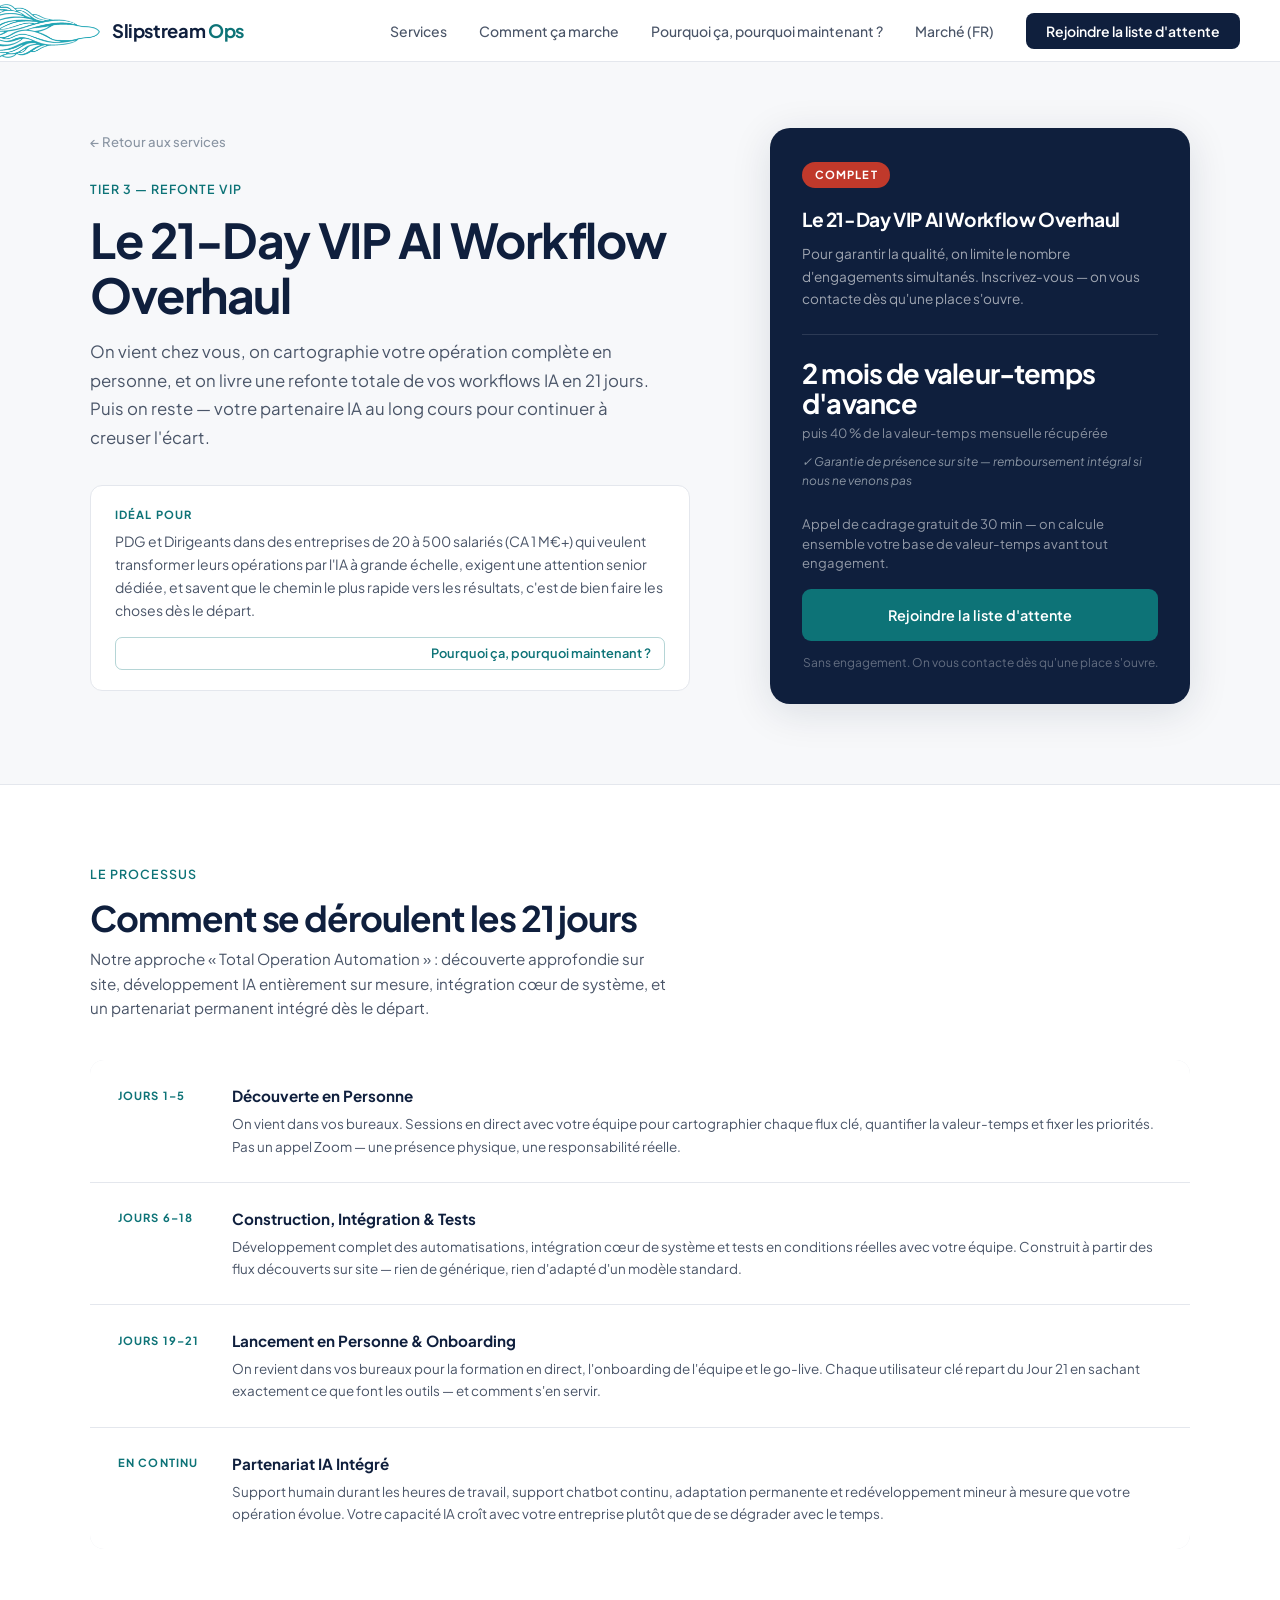
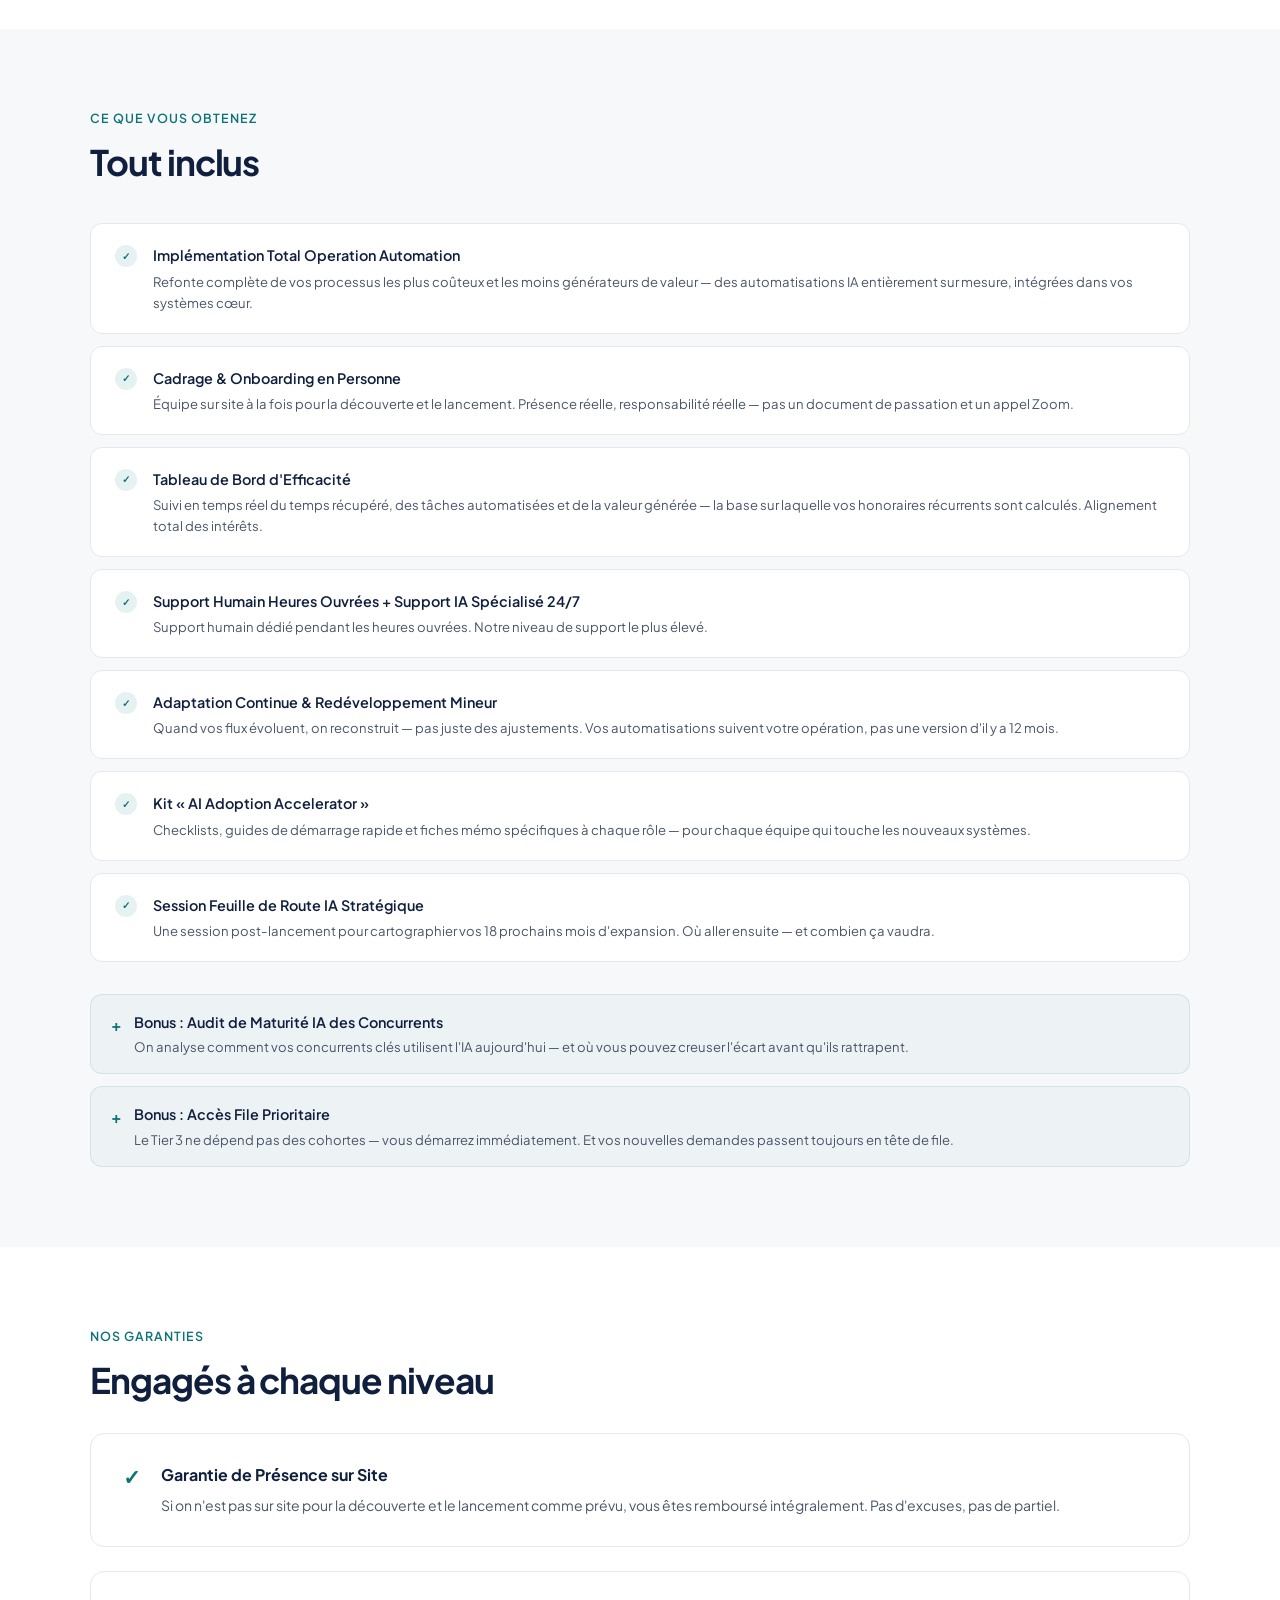
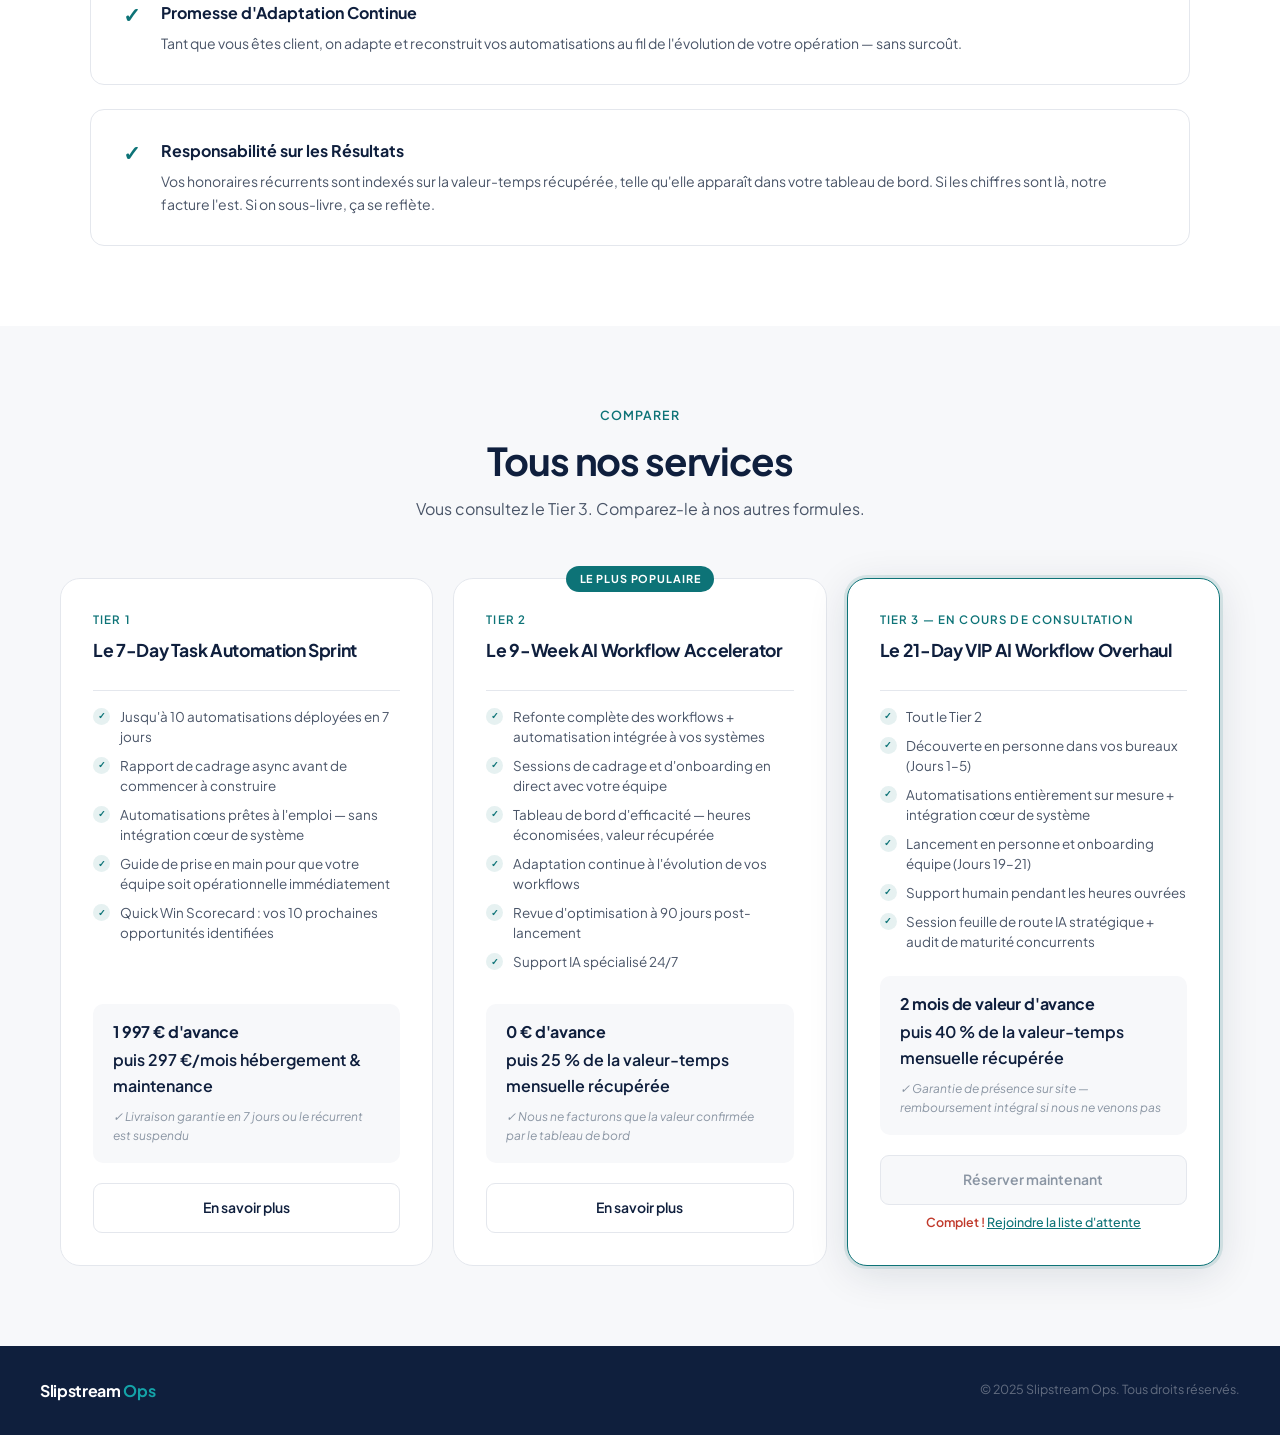
<file: site/tier3-fr.html>
<!DOCTYPE html>
<html lang="fr">
<head>
  <meta charset="UTF-8" />
  <meta name="viewport" content="width=device-width, initial-scale=1.0" />
  <title>Tier 3 — Le 21-Day VIP AI Workflow Overhaul | Slipstream Ops</title>
  <link rel="preconnect" href="https://fonts.googleapis.com" />
  <link rel="preconnect" href="https://fonts.gstatic.com" crossorigin />
  <link href="https://fonts.googleapis.com/css2?family=Plus+Jakarta+Sans:wght@300;400;500;600;700&display=swap" rel="stylesheet" />
  <link rel="stylesheet" href="shared.css" />
  <link rel="icon" type="image/png" sizes="32x32" href="favicon-32.png" />
  <link rel="icon" type="image/png" sizes="16x16" href="favicon-16.png" />
  <link rel="apple-touch-icon" sizes="180x180" href="apple-touch-icon.png" />
  <style>
    .offer-hero {
      padding: 8rem 2.5rem 5rem;
      background: var(--off);
      border-bottom: 1px solid var(--border);
    }
    .offer-hero-inner {
      max-width: 1100px;
      margin: 0 auto;
      display: grid;
      grid-template-columns: 1fr 420px;
      gap: 5rem;
      align-items: start;
    }
    .back-link {
      display: inline-flex;
      align-items: center;
      gap: 0.4rem;
      font-size: 0.82rem;
      font-weight: 500;
      color: var(--grey-mid);
      text-decoration: none;
      margin-bottom: 1.75rem;
      transition: color 0.2s;
    }
    .back-link:hover { color: var(--navy); }
    .offer-hero-left h1 {
      font-size: clamp(2rem, 4vw, 3rem);
      font-weight: 700;
      letter-spacing: -0.03em;
      color: var(--navy);
      line-height: 1.15;
      margin-bottom: 1rem;
    }
    .offer-hero-left .promise {
      font-size: 1.05rem;
      color: var(--grey-dk);
      line-height: 1.7;
      margin-bottom: 2rem;
      max-width: 560px;
    }
    .target-box {
      background: var(--white);
      border: 1px solid var(--border);
      border-radius: var(--radius);
      padding: 1.25rem 1.5rem;
    }
    .target-box-label {
      font-size: 0.7rem;
      font-weight: 700;
      letter-spacing: 0.1em;
      text-transform: uppercase;
      color: var(--teal);
      margin-bottom: 0.4rem;
    }
    .target-box p { font-size: 0.875rem; color: var(--grey-dk); line-height: 1.65; }

    /* WAITLIST CARD */
    .waitlist-card {
      background: var(--navy);
      border-radius: 20px;
      padding: 2rem;
      box-shadow: var(--shadow-lg);
      position: sticky;
      top: 88px;
      color: var(--white);
    }
    .waitlist-card-badge {
      display: inline-block;
      background: #c0392b;
      color: var(--white);
      font-size: 0.7rem;
      font-weight: 700;
      letter-spacing: 0.1em;
      text-transform: uppercase;
      padding: 0.28rem 0.8rem;
      border-radius: 999px;
      margin-bottom: 1rem;
    }
    .waitlist-card h3 {
      font-size: 1.2rem;
      font-weight: 700;
      letter-spacing: -0.02em;
      margin-bottom: 0.5rem;
    }
    .waitlist-card .wl-sub {
      font-size: 0.85rem;
      color: rgba(255,255,255,0.6);
      line-height: 1.65;
      margin-bottom: 1.5rem;
    }
    .waitlist-card-divider { height: 1px; background: rgba(255,255,255,0.12); margin-bottom: 1.5rem; }
    .price-display { margin-bottom: 1.5rem; }
    .price-display .price-big {
      font-size: 1.7rem;
      font-weight: 700;
      letter-spacing: -0.03em;
      line-height: 1.1;
      margin-bottom: 0.25rem;
    }
    .price-display .price-sub { font-size: 0.8rem; color: rgba(255,255,255,0.5); }
    .wl-form-note { font-size: 0.82rem; color: rgba(255,255,255,0.55); margin-bottom: 1rem; line-height: 1.5; }
    .wl-cta {
      display: block;
      text-align: center;
      background: var(--teal);
      color: var(--white);
      font-size: 0.9rem;
      font-weight: 600;
      padding: 0.9rem;
      border-radius: 9px;
      text-decoration: none;
      transition: background 0.2s;
      margin-bottom: 0.75rem;
    }
    .wl-cta:hover { background: var(--teal-lt); }
    .wl-note { font-size: 0.75rem; color: rgba(255,255,255,0.35); text-align: center; }

    /* DETAIL SECTIONS */
    .detail-section { padding: 5rem 2.5rem; }
    .detail-section.alt { background: var(--off); }
    .detail-inner { max-width: 1100px; margin: 0 auto; }

    .timeline { margin-top: 2.5rem; display: flex; flex-direction: column; gap: 1px; background: var(--border); border-radius: 14px; overflow: hidden; }
    .timeline-item { background: var(--white); padding: 1.5rem 1.75rem; display: flex; gap: 1.5rem; align-items: flex-start; }
    .timeline-week { min-width: 90px; font-size: 0.7rem; font-weight: 700; letter-spacing: 0.1em; text-transform: uppercase; color: var(--teal); padding-top: 0.15rem; white-space: nowrap; }
    .timeline-item h4 { font-size: 0.95rem; font-weight: 700; color: var(--navy); margin-bottom: 0.3rem; }
    .timeline-item p { font-size: 0.84rem; color: var(--grey-dk); line-height: 1.65; }

    .deliverables-list { margin-top: 2.5rem; display: flex; flex-direction: column; gap: 0.75rem; }
    .deliverable-item {
      background: var(--white);
      border: 1px solid var(--border);
      border-radius: var(--radius);
      padding: 1.25rem 1.5rem;
      display: flex;
      gap: 1rem;
      align-items: flex-start;
    }
    .deliverable-check {
      width: 22px; height: 22px;
      background: rgba(13,115,119,0.1);
      border-radius: 50%;
      display: flex;
      align-items: center;
      justify-content: center;
      font-size: 0.65rem;
      font-weight: 700;
      color: var(--teal);
      flex-shrink: 0;
      margin-top: 1px;
    }
    .deliverable-item h5 { font-size: 0.9rem; font-weight: 600; color: var(--navy); margin-bottom: 0.2rem; }
    .deliverable-item p { font-size: 0.82rem; color: var(--grey-dk); line-height: 1.6; }

    .bonus-list { margin-top: 2rem; display: flex; flex-direction: column; gap: 0.75rem; }
    .bonus-item {
      display: flex;
      gap: 0.75rem;
      align-items: flex-start;
      padding: 1rem 1.25rem;
      background: rgba(13,115,119,0.04);
      border: 1px solid rgba(13,115,119,0.12);
      border-radius: var(--radius);
    }
    .bonus-star { color: var(--teal); font-weight: 700; font-size: 1rem; flex-shrink: 0; margin-top: 1px; }
    .bonus-item h5 { font-size: 0.9rem; font-weight: 600; color: var(--navy); margin-bottom: 0.15rem; }
    .bonus-item p { font-size: 0.82rem; color: var(--grey-dk); line-height: 1.6; }

    .guarantee-block {
      margin-top: 1.5rem;
      background: var(--white);
      border: 1.5px solid var(--border);
      border-radius: 14px;
      padding: 1.75rem 2rem;
      display: flex;
      gap: 1.25rem;
      align-items: flex-start;
    }
    .guarantee-icon { font-size: 1.3rem; color: var(--teal); flex-shrink: 0; font-weight: 700; line-height: 1.4; }
    .guarantee-block h4 { font-size: 1rem; font-weight: 700; color: var(--navy); margin-bottom: 0.4rem; }
    .guarantee-block p { font-size: 0.875rem; color: var(--grey-dk); line-height: 1.7; }

    .compare-section { padding: 5rem 2.5rem; background: var(--off); }
    .compare-inner { max-width: 1160px; margin: 0 auto; }

    @media (max-width: 900px) {
      .offer-hero { padding: 7rem 1.25rem 3rem; }
      .offer-hero-inner { grid-template-columns: 1fr; gap: 2.5rem; }
      .waitlist-card { position: static; }
      .detail-section { padding: 3.5rem 1.25rem; }
      .compare-section { padding: 3.5rem 1.25rem; }
    }
  </style>
</head>
<body>

  <nav>
    <a class="logo" href="index-fr.html"><img src="stream_small-cutout-long.png" alt="" class="logo-img" />Slipstream&nbsp;<span>Ops</span></a>
    <button class="nav-burger" aria-label="Menu"><img src="hamburger-cutout.png" alt="" style="width:18px;height:auto;display:block;"></button>
    <ul class="nav-links">
      <li class="nav-dropdown"><a href="index-fr.html#offers">Services</a>
        <div class="nav-dropdown-menu">
          <a href="tier1-fr.html"><span class="dropdown-tier">Tier 1</span>Le 7-Day Task Automation Sprint</a>
          <a href="tier2-fr.html"><span class="dropdown-tier">Tier 2</span>Le 9-Week AI Workflow Accelerator</a>
          <a href="tier3-fr.html"><span class="dropdown-tier">Tier 3</span>Le 21-Day VIP AI Workflow Overhaul</a>
        </div>
      </li>
      <li><a href="index-fr.html#how">Comment ça marche</a></li>
      <li><a href="why-this-why-now-fr.html">Pourquoi ça, pourquoi maintenant&nbsp;?</a></li>
      <li class="nav-dropdown">
        <a href="#">Marché (FR)</a>
        <div class="nav-dropdown-menu nav-market-menu">
          <a href="tier3.html"><span class="dropdown-tier"></span>🇺🇸 USA ($)</a>
          <a href="tier3-fr.html"><span class="dropdown-tier"></span>🇫🇷 France (€)</a>
        </div>
      </li>
      <li><a href="waitlist-fr.html" class="nav-cta">Rejoindre la liste d'attente</a></li>
    </ul>
  </nav>

  <!-- OFFER HERO -->
  <section class="offer-hero">
    <div class="offer-hero-inner">
      <div class="offer-hero-left">
        <a class="back-link" href="index-fr.html">&#8592; Retour aux services</a>
        <div class="eyebrow">Tier 3 &mdash; Refonte VIP</div>
        <h1>Le 21-Day VIP AI Workflow Overhaul</h1>
        <p class="promise">On vient chez vous, on cartographie votre opération complète en personne, et on livre une refonte totale de vos workflows IA en 21 jours. Puis on reste — votre partenaire IA au long cours pour continuer à creuser l'écart.</p>
        <div class="target-box">
          <div class="target-box-label">Idéal pour</div>
          <p>PDG et Dirigeants dans des entreprises de 20 à 500 salariés (CA 1 M€+) qui veulent transformer leurs opérations par l'IA à grande échelle, exigent une attention senior dédiée, et savent que le chemin le plus rapide vers les résultats, c'est de bien faire les choses dès le départ.</p>
          <a href="why-this-why-now-fr.html" style="display:block;text-align:right;margin-top:0.9rem;font-size:0.8rem;font-weight:600;color:var(--teal);text-decoration:none;border:1px solid rgba(13,115,119,0.3);border-radius:7px;padding:0.35rem 0.8rem;transition:background 0.2s,color 0.2s;" onmouseover="this.style.background='rgba(13,115,119,0.08)'" onmouseout="this.style.background='transparent'">Pourquoi ça, pourquoi maintenant&nbsp;?</a>
        </div>
      </div>
      <div class="waitlist-card">
        <div class="waitlist-card-badge">Complet</div>
        <h3>Le 21-Day VIP AI Workflow Overhaul</h3>
        <p class="wl-sub">Pour garantir la qualité, on limite le nombre d'engagements simultanés. Inscrivez-vous — on vous contacte dès qu'une place s'ouvre.</p>
        <div class="waitlist-card-divider"></div>
        <div class="price-display">
          <div class="price-big">2 mois de valeur-temps d'avance</div>
          <div class="price-sub">puis 40 % de la valeur-temps mensuelle récupérée</div>
          <div class="offer-guarantee">&#10003; Garantie de présence sur site — remboursement intégral si nous ne venons pas</div>
        </div>
        <p class="wl-form-note">Appel de cadrage gratuit de 30 min — on calcule ensemble votre base de valeur-temps avant tout engagement.</p>
        <a class="wl-cta" href="waitlist-fr.html?tier=3">Rejoindre la liste d'attente</a>
        <div class="wl-note">Sans engagement. On vous contacte dès qu'une place s'ouvre.</div>
      </div>
    </div>
  </section>

  <!-- TIMELINE -->
  <section class="detail-section">
    <div class="detail-inner">
      <div class="eyebrow">Le Processus</div>
      <h2 style="font-size:clamp(1.6rem,3vw,2.2rem);font-weight:700;letter-spacing:-0.03em;color:var(--navy);line-height:1.2;margin-bottom:0.5rem;">Comment se déroulent les 21 jours</h2>
      <p style="color:var(--grey-dk);font-size:0.95rem;max-width:580px;">Notre approche « Total Operation Automation » : découverte approfondie sur site, développement IA entièrement sur mesure, intégration cœur de système, et un partenariat permanent intégré dès le départ.</p>
      <div class="timeline">
        <div class="timeline-item">
          <div class="timeline-week">Jours 1–5</div>
          <div>
            <h4>Découverte en Personne</h4>
            <p>On vient dans vos bureaux. Sessions en direct avec votre équipe pour cartographier chaque flux clé, quantifier la valeur-temps et fixer les priorités. Pas un appel Zoom — une présence physique, une responsabilité réelle.</p>
          </div>
        </div>
        <div class="timeline-item">
          <div class="timeline-week">Jours 6–18</div>
          <div>
            <h4>Construction, Intégration &amp; Tests</h4>
            <p>Développement complet des automatisations, intégration cœur de système et tests en conditions réelles avec votre équipe. Construit à partir des flux découverts sur site — rien de générique, rien d'adapté d'un modèle standard.</p>
          </div>
        </div>
        <div class="timeline-item">
          <div class="timeline-week">Jours 19–21</div>
          <div>
            <h4>Lancement en Personne &amp; Onboarding</h4>
            <p>On revient dans vos bureaux pour la formation en direct, l'onboarding de l'équipe et le go-live. Chaque utilisateur clé repart du Jour 21 en sachant exactement ce que font les outils — et comment s'en servir.</p>
          </div>
        </div>
        <div class="timeline-item">
          <div class="timeline-week">En continu</div>
          <div>
            <h4>Partenariat IA Intégré</h4>
            <p>Support humain durant les heures de travail, support chatbot continu, adaptation permanente et redéveloppement mineur à mesure que votre opération évolue. Votre capacité IA croît avec votre entreprise plutôt que de se dégrader avec le temps.</p>
          </div>
        </div>
      </div>
    </div>
  </section>

  <!-- DELIVERABLES -->
  <section class="detail-section alt">
    <div class="detail-inner">
      <div class="eyebrow">Ce que vous obtenez</div>
      <h2 style="font-size:clamp(1.6rem,3vw,2.2rem);font-weight:700;letter-spacing:-0.03em;color:var(--navy);line-height:1.2;">Tout inclus</h2>
      <div class="deliverables-list">
        <div class="deliverable-item">
          <div class="deliverable-check">&#10003;</div>
          <div>
            <h5>Implémentation Total Operation Automation</h5>
            <p>Refonte complète de vos processus les plus coûteux et les moins générateurs de valeur — des automatisations IA entièrement sur mesure, intégrées dans vos systèmes cœur.</p>
          </div>
        </div>
        <div class="deliverable-item">
          <div class="deliverable-check">&#10003;</div>
          <div>
            <h5>Cadrage &amp; Onboarding en Personne</h5>
            <p>Équipe sur site à la fois pour la découverte et le lancement. Présence réelle, responsabilité réelle — pas un document de passation et un appel Zoom.</p>
          </div>
        </div>
        <div class="deliverable-item">
          <div class="deliverable-check">&#10003;</div>
          <div>
            <h5>Tableau de Bord d'Efficacité</h5>
            <p>Suivi en temps réel du temps récupéré, des tâches automatisées et de la valeur générée — la base sur laquelle vos honoraires récurrents sont calculés. Alignement total des intérêts.</p>
          </div>
        </div>
        <div class="deliverable-item">
          <div class="deliverable-check">&#10003;</div>
          <div>
            <h5>Support Humain Heures Ouvrées + Support IA Spécialisé 24/7</h5>
            <p>Support humain dédié pendant les heures ouvrées. Notre niveau de support le plus élevé.</p>
          </div>
        </div>
        <div class="deliverable-item">
          <div class="deliverable-check">&#10003;</div>
          <div>
            <h5>Adaptation Continue &amp; Redéveloppement Mineur</h5>
            <p>Quand vos flux évoluent, on reconstruit — pas juste des ajustements. Vos automatisations suivent votre opération, pas une version d'il y a 12 mois.</p>
          </div>
        </div>
        <div class="deliverable-item">
          <div class="deliverable-check">&#10003;</div>
          <div>
            <h5>Kit « AI Adoption Accelerator »</h5>
            <p>Checklists, guides de démarrage rapide et fiches mémo spécifiques à chaque rôle — pour chaque équipe qui touche les nouveaux systèmes.</p>
          </div>
        </div>
        <div class="deliverable-item">
          <div class="deliverable-check">&#10003;</div>
          <div>
            <h5>Session Feuille de Route IA Stratégique</h5>
            <p>Une session post-lancement pour cartographier vos 18 prochains mois d'expansion. Où aller ensuite — et combien ça vaudra.</p>
          </div>
        </div>
      </div>
      <div class="bonus-list">
        <div class="bonus-item">
          <div class="bonus-star">+</div>
          <div>
            <h5>Bonus : Audit de Maturité IA des Concurrents</h5>
            <p>On analyse comment vos concurrents clés utilisent l'IA aujourd'hui — et où vous pouvez creuser l'écart avant qu'ils rattrapent.</p>
          </div>
        </div>
        <div class="bonus-item">
          <div class="bonus-star">+</div>
          <div>
            <h5>Bonus : Accès File Prioritaire</h5>
            <p>Le Tier 3 ne dépend pas des cohortes — vous démarrez immédiatement. Et vos nouvelles demandes passent toujours en tête de file.</p>
          </div>
        </div>
      </div>
    </div>
  </section>

  <!-- GUARANTEES -->
  <section class="detail-section">
    <div class="detail-inner">
      <div class="eyebrow">Nos Garanties</div>
      <h2 style="font-size:clamp(1.6rem,3vw,2.2rem);font-weight:700;letter-spacing:-0.03em;color:var(--navy);line-height:1.2;">Engagés à chaque niveau</h2>
      <div class="guarantee-block" style="margin-top:2rem;">
        <div class="guarantee-icon">&#10003;</div>
        <div>
          <h4>Garantie de Présence sur Site</h4>
          <p>Si on n'est pas sur site pour la découverte et le lancement comme prévu, vous êtes remboursé intégralement. Pas d'excuses, pas de partiel.</p>
        </div>
      </div>
      <div class="guarantee-block">
        <div class="guarantee-icon">&#10003;</div>
        <div>
          <h4>Promesse d'Adaptation Continue</h4>
          <p>Tant que vous êtes client, on adapte et reconstruit vos automatisations au fil de l'évolution de votre opération — sans surcoût.</p>
        </div>
      </div>
      <div class="guarantee-block">
        <div class="guarantee-icon">&#10003;</div>
        <div>
          <h4>Responsabilité sur les Résultats</h4>
          <p>Vos honoraires récurrents sont indexés sur la valeur-temps récupérée, telle qu'elle apparaît dans votre tableau de bord. Si les chiffres sont là, notre facture l'est. Si on sous-livre, ça se reflète.</p>
        </div>
      </div>
    </div>
  </section>

  <!-- COMPARE -->
  <section class="compare-section">
    <div class="compare-inner">
      <div class="section-header">
        <div class="eyebrow">Comparer</div>
        <h2>Tous nos services</h2>
        <p>Vous consultez le Tier 3. Comparez-le à nos autres formules.</p>
      </div>
      <div class="offers-grid">

        <!-- TIER 1 -->
        <div class="offer-card">
          <div class="offer-tier-label">Tier 1</div>
          <div class="offer-name">Le 7-Day Task Automation Sprint</div>
          <div class="offer-divider"></div>
          <ul class="offer-features">
            <li><span class="feature-check">&#10003;</span> Jusqu'à 10 automatisations déployées en 7 jours</li>
            <li><span class="feature-check">&#10003;</span> Rapport de cadrage async avant de commencer à construire</li>
            <li><span class="feature-check">&#10003;</span> Automatisations prêtes à l'emploi — sans intégration cœur de système</li>
            <li><span class="feature-check">&#10003;</span> Guide de prise en main pour que votre équipe soit opérationnelle immédiatement</li>
            <li><span class="feature-check">&#10003;</span> Quick Win Scorecard : vos 10 prochaines opportunités identifiées</li>
          </ul>
          <div class="offer-price-box">
            <div class="offer-price">1 997 € d'avance</div>
            <div class="offer-price-recurring">puis 297 €/mois hébergement &amp; maintenance</div>
            <div class="offer-guarantee">&#10003; Livraison garantie en 7 jours ou le récurrent est suspendu</div>
          </div>
          <a class="offer-cta offer-cta-outline" href="tier1-fr.html">En savoir plus</a>
        </div>

        <!-- TIER 2 -->
        <div class="offer-card">
          <div class="featured-badge">Le plus populaire</div>
          <div class="offer-tier-label">Tier 2</div>
          <div class="offer-name">Le 9-Week AI Workflow Accelerator</div>
          <div class="offer-divider"></div>
          <ul class="offer-features">
            <li><span class="feature-check">&#10003;</span> Refonte complète des workflows + automatisation intégrée à vos systèmes</li>
            <li><span class="feature-check">&#10003;</span> Sessions de cadrage et d'onboarding en direct avec votre équipe</li>
            <li><span class="feature-check">&#10003;</span> Tableau de bord d'efficacité — heures économisées, valeur récupérée</li>
            <li><span class="feature-check">&#10003;</span> Adaptation continue à l'évolution de vos workflows</li>
            <li><span class="feature-check">&#10003;</span> Revue d'optimisation à 90 jours post-lancement</li>
            <li><span class="feature-check">&#10003;</span> Support IA spécialisé 24/7</li>
          </ul>
          <div class="offer-price-box">
            <div class="offer-price">0 € d'avance</div>
            <div class="offer-price-recurring">puis 25 % de la valeur-temps mensuelle récupérée</div>
            <div class="offer-guarantee">&#10003; Nous ne facturons que la valeur confirmée par le tableau de bord</div>
          </div>
          <a class="offer-cta offer-cta-outline" href="tier2-fr.html">En savoir plus</a>
        </div>

        <!-- TIER 3 — ACTIVE -->
        <div class="offer-card active-card">
          <div class="offer-tier-label">Tier 3 &mdash; En cours de consultation</div>
          <div class="offer-name">Le 21-Day VIP AI Workflow Overhaul</div>
          <div class="offer-divider"></div>
          <ul class="offer-features">
            <li><span class="feature-check">&#10003;</span> Tout le Tier 2</li>
            <li><span class="feature-check">&#10003;</span> Découverte en personne dans vos bureaux (Jours 1–5)</li>
            <li><span class="feature-check">&#10003;</span> Automatisations entièrement sur mesure + intégration cœur de système</li>
            <li><span class="feature-check">&#10003;</span> Lancement en personne et onboarding équipe (Jours 19–21)</li>
            <li><span class="feature-check">&#10003;</span> Support humain pendant les heures ouvrées</li>
            <li><span class="feature-check">&#10003;</span> Session feuille de route IA stratégique + audit de maturité concurrents</li>
          </ul>
          <div class="offer-price-box">
            <div class="offer-price">2 mois de valeur d'avance</div>
            <div class="offer-price-recurring">puis 40 % de la valeur-temps mensuelle récupérée</div>
            <div class="offer-guarantee">&#10003; Garantie de présence sur site — remboursement intégral si nous ne venons pas</div>
          </div>
          <div class="offer-cta-book-disabled">Réserver maintenant</div>
          <div class="soldout-tag"><span>Complet !</span> <a href="waitlist-fr.html?tier=3">Rejoindre la liste d'attente</a></div>
        </div>

      </div>
    </div>
  </section>

  <footer>
    <a class="footer-logo" href="index-fr.html">Slipstream&nbsp;<span>Ops</span></a>
    <div class="footer-copy">&copy; 2025 Slipstream Ops. Tous droits réservés.</div>
  </footer>

  <script>
    (function(){
      var nav = document.querySelector('nav');
      var burger = document.querySelector('.nav-burger');
      if (!burger) return;
      burger.addEventListener('click', function(e){ e.stopPropagation(); nav.classList.toggle('menu-open'); });
      document.addEventListener('click', function(e){ if (!nav.contains(e.target)) nav.classList.remove('menu-open'); });
    })();
  </script>
</body>
</html>
</file>
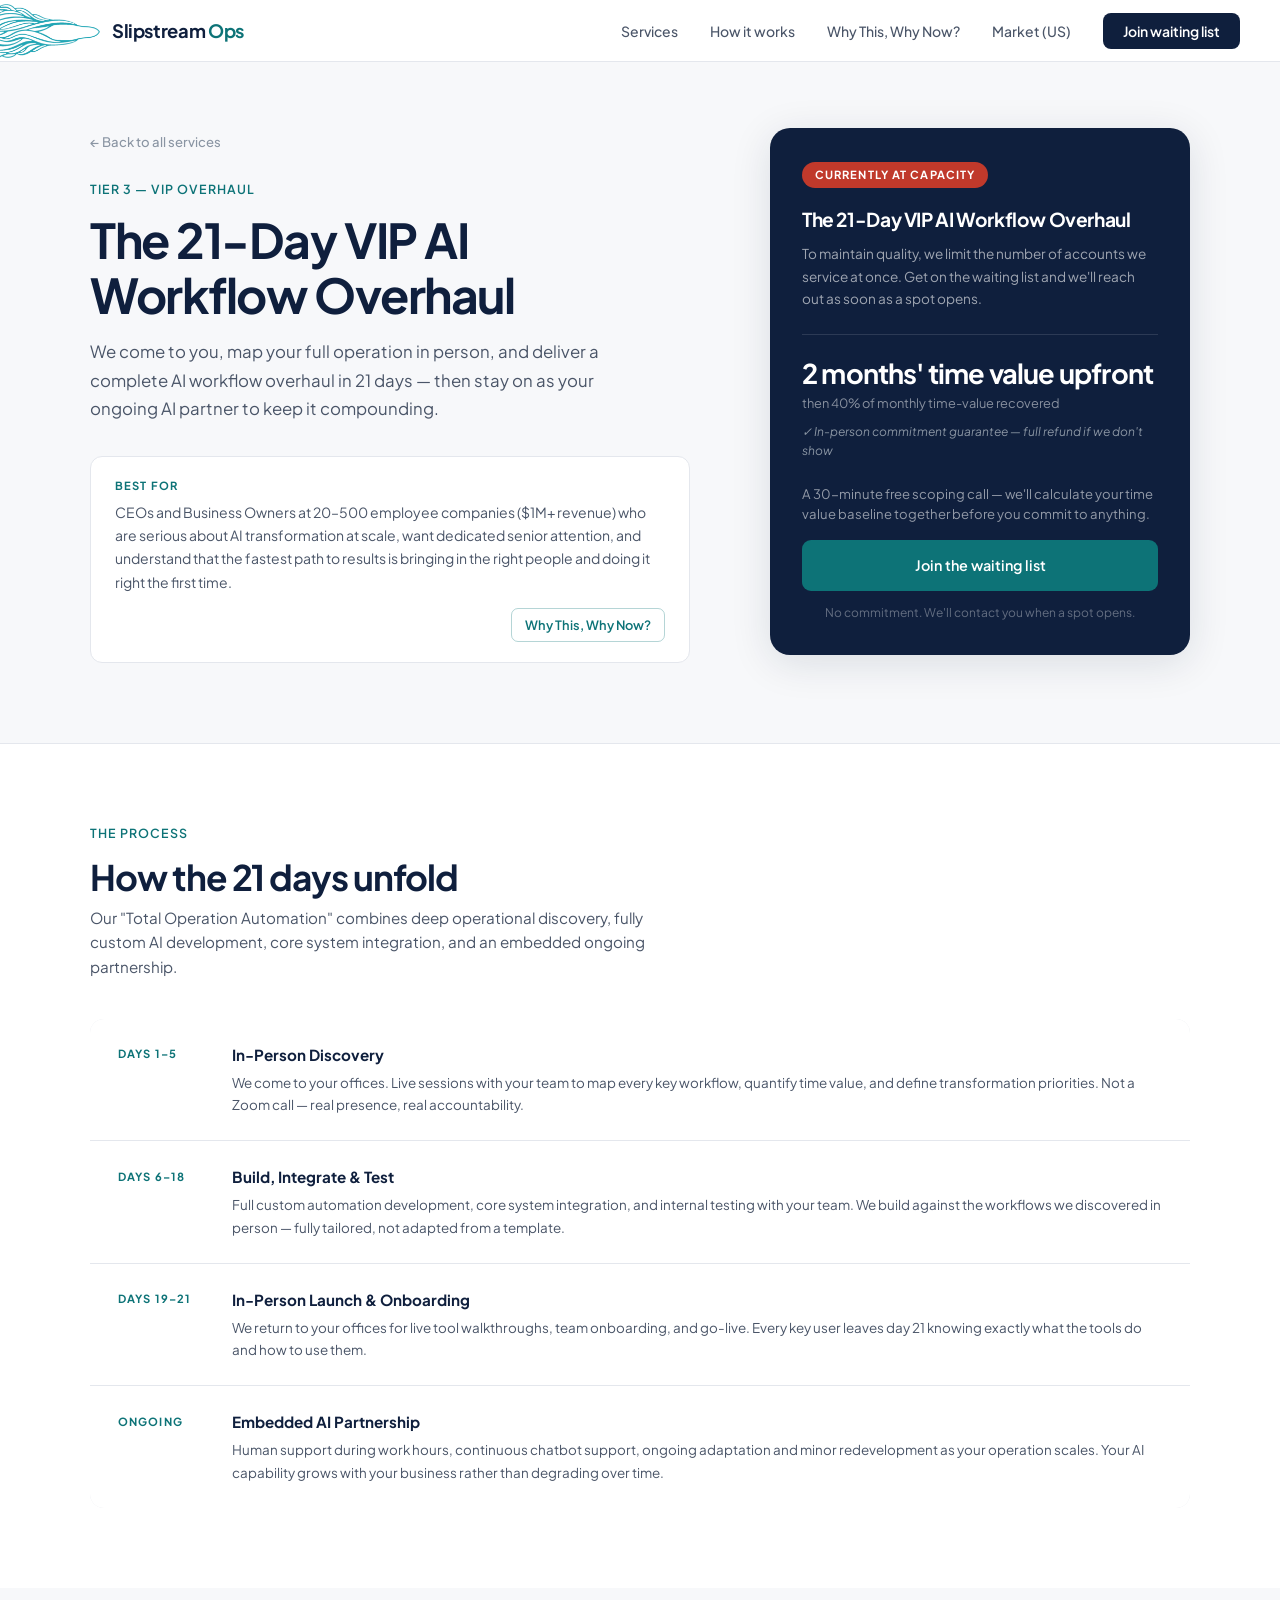
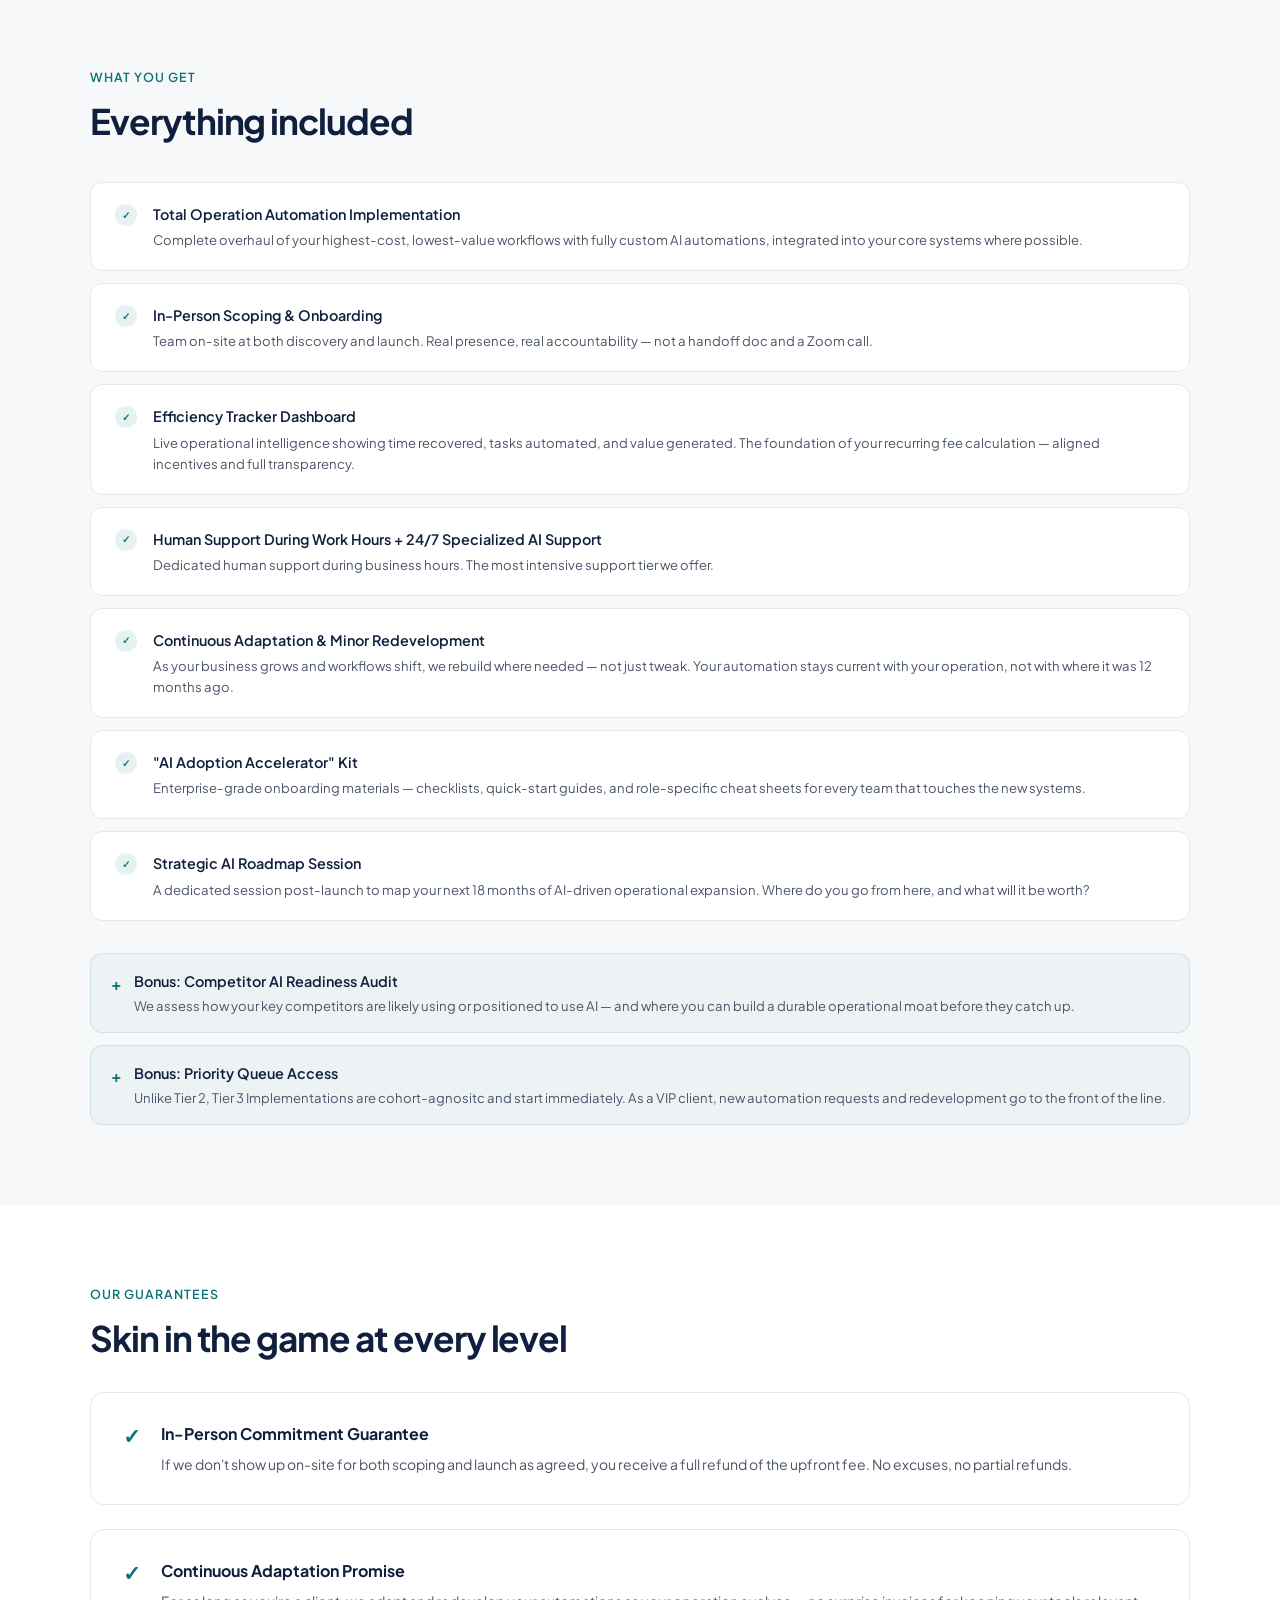
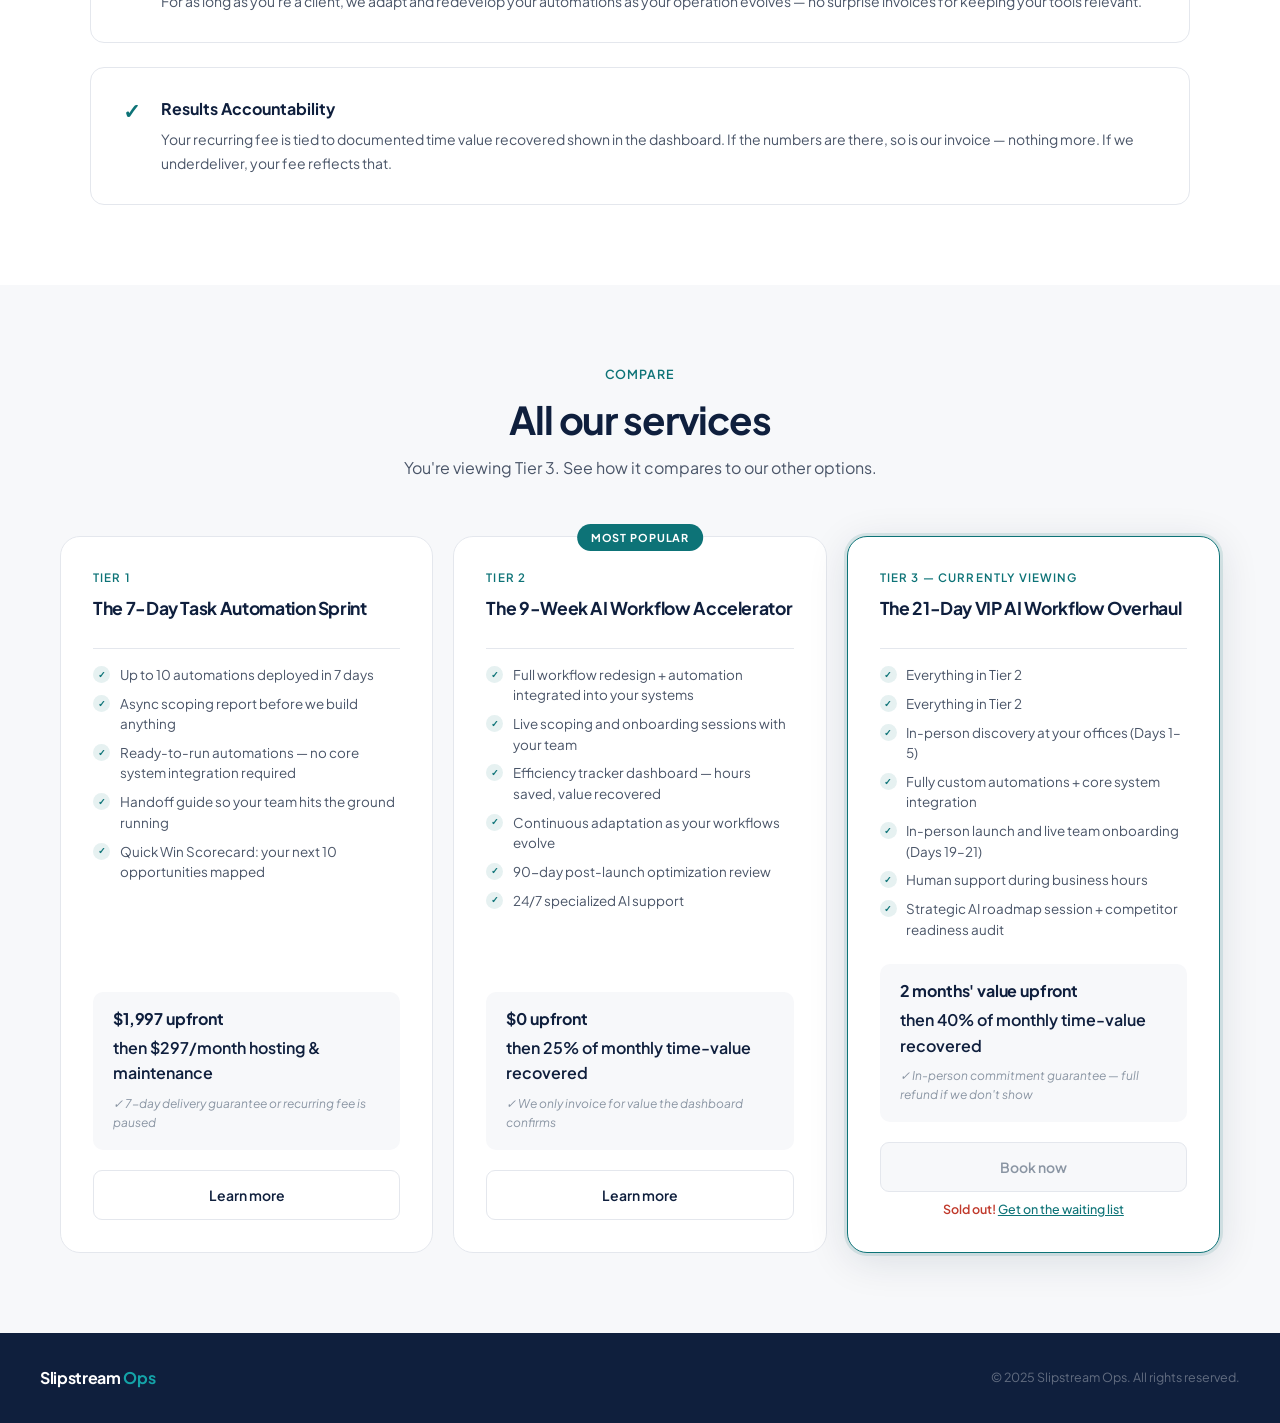
<file: site/tier3.html>
<!DOCTYPE html>
<html lang="en">
<head>
  <meta charset="UTF-8" />
  <meta name="viewport" content="width=device-width, initial-scale=1.0" />
  <title>Tier 3 — The 21-Day VIP AI Workflow Overhaul | Slipstream Ops</title>
  <link rel="preconnect" href="https://fonts.googleapis.com" />
  <link rel="preconnect" href="https://fonts.gstatic.com" crossorigin />
  <link href="https://fonts.googleapis.com/css2?family=Plus+Jakarta+Sans:wght@300;400;500;600;700&display=swap" rel="stylesheet" />
  <link rel="stylesheet" href="shared.css" />
  <link rel="icon" type="image/png" sizes="32x32" href="favicon-32.png" />
  <link rel="icon" type="image/png" sizes="16x16" href="favicon-16.png" />
  <link rel="apple-touch-icon" sizes="180x180" href="apple-touch-icon.png" />
  <style>
    .offer-hero {
      padding: 8rem 2.5rem 5rem;
      background: var(--off);
      border-bottom: 1px solid var(--border);
    }
    .offer-hero-inner {
      max-width: 1100px;
      margin: 0 auto;
      display: grid;
      grid-template-columns: 1fr 420px;
      gap: 5rem;
      align-items: start;
    }
    .back-link {
      display: inline-flex;
      align-items: center;
      gap: 0.4rem;
      font-size: 0.82rem;
      font-weight: 500;
      color: var(--grey-mid);
      text-decoration: none;
      margin-bottom: 1.75rem;
      transition: color 0.2s;
    }
    .back-link:hover { color: var(--navy); }
    .offer-hero-left h1 {
      font-size: clamp(2rem, 4vw, 3rem);
      font-weight: 700;
      letter-spacing: -0.03em;
      color: var(--navy);
      line-height: 1.15;
      margin-bottom: 1rem;
    }
    .offer-hero-left .promise {
      font-size: 1.05rem;
      color: var(--grey-dk);
      line-height: 1.7;
      margin-bottom: 2rem;
      max-width: 560px;
    }
    .target-box {
      background: var(--white);
      border: 1px solid var(--border);
      border-radius: var(--radius);
      padding: 1.25rem 1.5rem;
    }
    .target-box-label {
      font-size: 0.7rem;
      font-weight: 700;
      letter-spacing: 0.1em;
      text-transform: uppercase;
      color: var(--teal);
      margin-bottom: 0.4rem;
    }
    .target-box p { font-size: 0.875rem; color: var(--grey-dk); line-height: 1.65; }

    /* WAITLIST CARD */
    .waitlist-card {
      background: var(--navy);
      border-radius: 20px;
      padding: 2rem;
      box-shadow: var(--shadow-lg);
      position: sticky;
      top: 88px;
      color: var(--white);
    }
    .waitlist-card-badge {
      display: inline-block;
      background: #c0392b;
      color: var(--white);
      font-size: 0.7rem;
      font-weight: 700;
      letter-spacing: 0.1em;
      text-transform: uppercase;
      padding: 0.28rem 0.8rem;
      border-radius: 999px;
      margin-bottom: 1rem;
    }
    .waitlist-card h3 {
      font-size: 1.2rem;
      font-weight: 700;
      letter-spacing: -0.02em;
      margin-bottom: 0.5rem;
    }
    .waitlist-card .wl-sub {
      font-size: 0.85rem;
      color: rgba(255,255,255,0.6);
      line-height: 1.65;
      margin-bottom: 1.5rem;
    }
    .waitlist-card-divider { height: 1px; background: rgba(255,255,255,0.12); margin-bottom: 1.5rem; }
    .price-display { margin-bottom: 1.5rem; }
    .price-display .price-big {
      font-size: 1.7rem;
      font-weight: 700;
      letter-spacing: -0.03em;
      line-height: 1.1;
      margin-bottom: 0.25rem;
    }
    .price-display .price-sub { font-size: 0.8rem; color: rgba(255,255,255,0.5); }
    .wl-form-note { font-size: 0.82rem; color: rgba(255,255,255,0.55); margin-bottom: 1rem; line-height: 1.5; }
    .wl-cta {
      display: block;
      text-align: center;
      background: var(--teal);
      color: var(--white);
      font-size: 0.9rem;
      font-weight: 600;
      padding: 0.9rem;
      border-radius: 9px;
      text-decoration: none;
      transition: background 0.2s;
      margin-bottom: 0.75rem;
    }
    .wl-cta:hover { background: var(--teal-lt); }
    .wl-note { font-size: 0.75rem; color: rgba(255,255,255,0.35); text-align: center; }

    /* DETAIL SECTIONS */
    .detail-section { padding: 5rem 2.5rem; }
    .detail-section.alt { background: var(--off); }
    .detail-inner { max-width: 1100px; margin: 0 auto; }

    .timeline { margin-top: 2.5rem; display: flex; flex-direction: column; gap: 1px; background: var(--border); border-radius: 14px; overflow: hidden; }
    .timeline-item { background: var(--white); padding: 1.5rem 1.75rem; display: flex; gap: 1.5rem; align-items: flex-start; }
    .timeline-week { min-width: 90px; font-size: 0.7rem; font-weight: 700; letter-spacing: 0.1em; text-transform: uppercase; color: var(--teal); padding-top: 0.15rem; white-space: nowrap; }
    .timeline-item h4 { font-size: 0.95rem; font-weight: 700; color: var(--navy); margin-bottom: 0.3rem; }
    .timeline-item p { font-size: 0.84rem; color: var(--grey-dk); line-height: 1.65; }

    .deliverables-list { margin-top: 2.5rem; display: flex; flex-direction: column; gap: 0.75rem; }
    .deliverable-item {
      background: var(--white);
      border: 1px solid var(--border);
      border-radius: var(--radius);
      padding: 1.25rem 1.5rem;
      display: flex;
      gap: 1rem;
      align-items: flex-start;
    }
    .deliverable-check {
      width: 22px; height: 22px;
      background: rgba(13,115,119,0.1);
      border-radius: 50%;
      display: flex;
      align-items: center;
      justify-content: center;
      font-size: 0.65rem;
      font-weight: 700;
      color: var(--teal);
      flex-shrink: 0;
      margin-top: 1px;
    }
    .deliverable-item h5 { font-size: 0.9rem; font-weight: 600; color: var(--navy); margin-bottom: 0.2rem; }
    .deliverable-item p { font-size: 0.82rem; color: var(--grey-dk); line-height: 1.6; }

    .bonus-list { margin-top: 2rem; display: flex; flex-direction: column; gap: 0.75rem; }
    .bonus-item {
      display: flex;
      gap: 0.75rem;
      align-items: flex-start;
      padding: 1rem 1.25rem;
      background: rgba(13,115,119,0.04);
      border: 1px solid rgba(13,115,119,0.12);
      border-radius: var(--radius);
    }
    .bonus-star { color: var(--teal); font-weight: 700; font-size: 1rem; flex-shrink: 0; margin-top: 1px; }
    .bonus-item h5 { font-size: 0.9rem; font-weight: 600; color: var(--navy); margin-bottom: 0.15rem; }
    .bonus-item p { font-size: 0.82rem; color: var(--grey-dk); line-height: 1.6; }

    .guarantee-block {
      margin-top: 1.5rem;
      background: var(--white);
      border: 1.5px solid var(--border);
      border-radius: 14px;
      padding: 1.75rem 2rem;
      display: flex;
      gap: 1.25rem;
      align-items: flex-start;
    }
    .guarantee-icon { font-size: 1.3rem; color: var(--teal); flex-shrink: 0; font-weight: 700; line-height: 1.4; }
    .guarantee-block h4 { font-size: 1rem; font-weight: 700; color: var(--navy); margin-bottom: 0.4rem; }
    .guarantee-block p { font-size: 0.875rem; color: var(--grey-dk); line-height: 1.7; }

    .compare-section { padding: 5rem 2.5rem; background: var(--off); }
    .compare-inner { max-width: 1160px; margin: 0 auto; }

    @media (max-width: 900px) {
      .offer-hero { padding: 7rem 1.25rem 3rem; }
      .offer-hero-inner { grid-template-columns: 1fr; gap: 2.5rem; }
      .waitlist-card { position: static; }
      .detail-section { padding: 3.5rem 1.25rem; }
      .compare-section { padding: 3.5rem 1.25rem; }
    }
  </style>
</head>
<body>

  <nav>
    <a class="logo" href="index.html"><img src="stream_small-cutout-long.png" alt="" class="logo-img" />Slipstream&nbsp;<span>Ops</span></a>
    <button class="nav-burger" aria-label="Menu"><img src="hamburger-cutout.png" alt="" style="width:18px;height:auto;display:block;"></button>
    <ul class="nav-links">
      <li class="nav-dropdown"><a href="index.html#offers">Services</a>
        <div class="nav-dropdown-menu">
          <a href="tier1.html"><span class="dropdown-tier">Tier 1</span>The 7-Day Task Automation Sprint</a>
          <a href="tier2.html"><span class="dropdown-tier">Tier 2</span>The 9-Week AI Workflow Accelerator</a>
          <a href="tier3.html"><span class="dropdown-tier">Tier 3</span>The 21-Day VIP AI Workflow Overhaul</a>
        </div>
      </li>
      <li><a href="index.html#how">How it works</a></li>
      <li><a href="why-this-why-now.html">Why This, Why Now?</a></li>
      <li class="nav-dropdown">
        <a href="#">Market (US)</a>
        <div class="nav-dropdown-menu nav-market-menu">
          <a href="tier3.html"><span class="dropdown-tier"></span>🇺🇸 USA ($)</a>
          <a href="tier3-fr.html"><span class="dropdown-tier"></span>🇫🇷 France (€)</a>
        </div>
      </li>
      <li><a href="waitlist.html" class="nav-cta">Join waiting list</a></li>
    </ul>
  </nav>

  <!-- OFFER HERO -->
  <section class="offer-hero">
    <div class="offer-hero-inner">
      <div class="offer-hero-left">
        <a class="back-link" href="index.html">&#8592; Back to all services</a>
        <div class="eyebrow">Tier 3 &mdash; VIP Overhaul</div>
        <h1>The 21-Day VIP AI Workflow Overhaul</h1>
        <p class="promise">We come to you, map your full operation in person, and deliver a complete AI workflow overhaul in 21 days — then stay on as your ongoing AI partner to keep it compounding.</p>
        <div class="target-box">
          <div class="target-box-label">Best for</div>
          <p>CEOs and Business Owners at 20–500 employee companies ($1M+ revenue) who are serious about AI transformation at scale, want dedicated senior attention, and understand that the fastest path to results is bringing in the right people and doing it right the first time.</p>
          <a href="why-this-why-now.html" style="display:table;margin-left:auto;margin-top:0.9rem;font-size:0.8rem;font-weight:600;color:var(--teal);text-decoration:none;border:1px solid rgba(13,115,119,0.3);border-radius:7px;padding:0.35rem 0.8rem;transition:background 0.2s,color 0.2s;" onmouseover="this.style.background='rgba(13,115,119,0.08)'" onmouseout="this.style.background='transparent'">Why This, Why Now?</a>
        </div>
      </div>
      <div class="waitlist-card">
        <div class="waitlist-card-badge">Currently at Capacity</div>
        <h3>The 21-Day VIP AI Workflow Overhaul</h3>
        <p class="wl-sub">To maintain quality, we limit the number of accounts we service at once. Get on the waiting list and we'll reach out as soon as a spot opens.</p>
        <div class="waitlist-card-divider"></div>
        <div class="price-display">
          <div class="price-big">2 months' time value upfront</div>
          <div class="price-sub">then 40% of monthly time-value recovered</div>
            <div class="offer-guarantee">&#10003; In-person commitment guarantee — full refund if we don't show</div>
        </div>
        <p class="wl-form-note">A 30-minute free scoping call — we'll calculate your time value baseline together before you commit to anything.</p>
        <a class="wl-cta" href="waitlist.html?tier=3">Join the waiting list</a>
        <div class="wl-note">No commitment. We'll contact you when a spot opens.</div>
      </div>
    </div>
  </section>

  <!-- TIMELINE -->
  <section class="detail-section">
    <div class="detail-inner">
      <div class="eyebrow">The Process</div>
      <h2 style="font-size:clamp(1.6rem,3vw,2.2rem);font-weight:700;letter-spacing:-0.03em;color:var(--navy);line-height:1.2;margin-bottom:0.5rem;">How the 21 days unfold</h2>
      <p style="color:var(--grey-dk);font-size:0.95rem;max-width:580px;">Our "Total Operation Automation" combines deep operational discovery, fully custom AI development, core system integration, and an embedded ongoing partnership.</p>
      <div class="timeline">
        <div class="timeline-item">
          <div class="timeline-week">Days 1–5</div>
          <div>
            <h4>In-Person Discovery</h4>
            <p>We come to your offices. Live sessions with your team to map every key workflow, quantify time value, and define transformation priorities. Not a Zoom call — real presence, real accountability.</p>
          </div>
        </div>
        <div class="timeline-item">
          <div class="timeline-week">Days 6–18</div>
          <div>
            <h4>Build, Integrate &amp; Test</h4>
            <p>Full custom automation development, core system integration, and internal testing with your team. We build against the workflows we discovered in person — fully tailored, not adapted from a template.</p>
          </div>
        </div>
        <div class="timeline-item">
          <div class="timeline-week">Days 19–21</div>
          <div>
            <h4>In-Person Launch &amp; Onboarding</h4>
            <p>We return to your offices for live tool walkthroughs, team onboarding, and go-live. Every key user leaves day 21 knowing exactly what the tools do and how to use them.</p>
          </div>
        </div>
        <div class="timeline-item">
          <div class="timeline-week">Ongoing</div>
          <div>
            <h4>Embedded AI Partnership</h4>
            <p>Human support during work hours, continuous chatbot support, ongoing adaptation and minor redevelopment as your operation scales. Your AI capability grows with your business rather than degrading over time.</p>
          </div>
        </div>
      </div>
    </div>
  </section>

  <!-- DELIVERABLES -->
  <section class="detail-section alt">
    <div class="detail-inner">
      <div class="eyebrow">What you get</div>
      <h2 style="font-size:clamp(1.6rem,3vw,2.2rem);font-weight:700;letter-spacing:-0.03em;color:var(--navy);line-height:1.2;">Everything included</h2>
      <div class="deliverables-list">
        <div class="deliverable-item">
          <div class="deliverable-check">&#10003;</div>
          <div>
            <h5>Total Operation Automation Implementation</h5>
            <p>Complete overhaul of your highest-cost, lowest-value workflows with fully custom AI automations, integrated into your core systems where possible.</p>
          </div>
        </div>
        <div class="deliverable-item">
          <div class="deliverable-check">&#10003;</div>
          <div>
            <h5>In-Person Scoping &amp; Onboarding</h5>
            <p>Team on-site at both discovery and launch. Real presence, real accountability — not a handoff doc and a Zoom call.</p>
          </div>
        </div>
        <div class="deliverable-item">
          <div class="deliverable-check">&#10003;</div>
          <div>
            <h5>Efficiency Tracker Dashboard</h5>
            <p>Live operational intelligence showing time recovered, tasks automated, and value generated. The foundation of your recurring fee calculation — aligned incentives and full transparency.</p>
          </div>
        </div>
        <div class="deliverable-item">
          <div class="deliverable-check">&#10003;</div>
          <div>
            <h5>Human Support During Work Hours + 24/7 Specialized AI Support</h5>
            <p>Dedicated human support during business hours. The most intensive support tier we offer.</p>
          </div>
        </div>
        <div class="deliverable-item">
          <div class="deliverable-check">&#10003;</div>
          <div>
            <h5>Continuous Adaptation &amp; Minor Redevelopment</h5>
            <p>As your business grows and workflows shift, we rebuild where needed — not just tweak. Your automation stays current with your operation, not with where it was 12 months ago.</p>
          </div>
        </div>
        <div class="deliverable-item">
          <div class="deliverable-check">&#10003;</div>
          <div>
            <h5>"AI Adoption Accelerator" Kit</h5>
            <p>Enterprise-grade onboarding materials — checklists, quick-start guides, and role-specific cheat sheets for every team that touches the new systems.</p>
          </div>
        </div>
        <div class="deliverable-item">
          <div class="deliverable-check">&#10003;</div>
          <div>
            <h5>Strategic AI Roadmap Session</h5>
            <p>A dedicated session post-launch to map your next 18 months of AI-driven operational expansion. Where do you go from here, and what will it be worth?</p>
          </div>
        </div>
      </div>
      <div class="bonus-list">
        <div class="bonus-item">
          <div class="bonus-star">+</div>
          <div>
            <h5>Bonus: Competitor AI Readiness Audit</h5>
            <p>We assess how your key competitors are likely using or positioned to use AI — and where you can build a durable operational moat before they catch up.</p>
          </div>
        </div>
        <div class="bonus-item">
          <div class="bonus-star">+</div>
          <div>
            <h5>Bonus: Priority Queue Access</h5>
            <p>Unlike Tier 2, Tier 3 Implementations are cohort-agnositc and start immediately. As a VIP client, new automation requests and redevelopment go to the front of the line.</p>
          </div>
        </div>
      </div>
    </div>
  </section>

  <!-- GUARANTEES -->
  <section class="detail-section">
    <div class="detail-inner">
      <div class="eyebrow">Our Guarantees</div>
      <h2 style="font-size:clamp(1.6rem,3vw,2.2rem);font-weight:700;letter-spacing:-0.03em;color:var(--navy);line-height:1.2;">Skin in the game at every level</h2>
      <div class="guarantee-block" style="margin-top:2rem;">
        <div class="guarantee-icon">&#10003;</div>
        <div>
          <h4>In-Person Commitment Guarantee</h4>
          <p>If we don't show up on-site for both scoping and launch as agreed, you receive a full refund of the upfront fee. No excuses, no partial refunds.</p>
        </div>
      </div>
      <div class="guarantee-block">
        <div class="guarantee-icon">&#10003;</div>
        <div>
          <h4>Continuous Adaptation Promise</h4>
          <p>For as long as you're a client, we adapt and redevelop your automations as your operation evolves — no surprise invoices for keeping your tools relevant.</p>
        </div>
      </div>
      <div class="guarantee-block">
        <div class="guarantee-icon">&#10003;</div>
        <div>
          <h4>Results Accountability</h4>
          <p>Your recurring fee is tied to documented time value recovered shown in the dashboard. If the numbers are there, so is our invoice — nothing more. If we underdeliver, your fee reflects that.</p>
        </div>
      </div>
    </div>
  </section>

  <!-- COMPARE -->
  <section class="compare-section">
    <div class="compare-inner">
      <div class="section-header">
        <div class="eyebrow">Compare</div>
        <h2>All our services</h2>
        <p>You're viewing Tier 3. See how it compares to our other options.</p>
      </div>
      <div class="offers-grid">

        <!-- TIER 1 — GREYED -->
        <div class="offer-card">
          <div class="offer-tier-label">Tier 1</div>
          <div class="offer-name">The 7-Day Task Automation Sprint</div>
          <div class="offer-divider"></div>
          <ul class="offer-features">
            <li><span class="feature-check">&#10003;</span> Up to 10 automations deployed in 7 days</li>
            <li><span class="feature-check">&#10003;</span> Async scoping report before we build anything</li>
            <li><span class="feature-check">&#10003;</span> Ready-to-run automations — no core system integration required</li>
            <li><span class="feature-check">&#10003;</span> Handoff guide so your team hits the ground running</li>
            <li><span class="feature-check">&#10003;</span> Quick Win Scorecard: your next 10 opportunities mapped</li>
          </ul>
          <div class="offer-price-box">
            <div class="offer-price">$1,997 upfront</div>
            <div class="offer-price-recurring">then $297/month hosting &amp; maintenance</div>
            <div class="offer-guarantee">&#10003; 7-day delivery guarantee or recurring fee is paused</div>
          </div>
          <a class="offer-cta offer-cta-outline" href="tier1.html">Learn more</a>
        </div>

        <!-- TIER 2 -->
        <div class="offer-card">
          <div class="featured-badge">Most popular</div>
          <div class="offer-tier-label">Tier 2</div>
          <div class="offer-name">The 9-Week AI Workflow Accelerator</div>
          <div class="offer-divider"></div>
          <ul class="offer-features">
            <li><span class="feature-check">&#10003;</span> Full workflow redesign + automation integrated into your systems</li>
            <li><span class="feature-check">&#10003;</span> Live scoping and onboarding sessions with your team</li>
            <li><span class="feature-check">&#10003;</span> Efficiency tracker dashboard — hours saved, value recovered</li>
            <li><span class="feature-check">&#10003;</span> Continuous adaptation as your workflows evolve</li>
            <li><span class="feature-check">&#10003;</span> 90-day post-launch optimization review</li>
            <li><span class="feature-check">&#10003;</span> 24/7 specialized AI support</li>  
          </ul>
          <div class="offer-price-box">
            <div class="offer-price">$0 upfront</div>
            <div class="offer-price-recurring">then 25% of monthly time-value recovered</div>
            <div class="offer-guarantee">&#10003; We only invoice for value the dashboard confirms</div>
          </div>
          <a class="offer-cta offer-cta-outline" href="tier2.html">Learn more</a>
        </div>

        <!-- TIER 3 — ACTIVE -->
        <div class="offer-card active-card">
          <div class="offer-tier-label">Tier 3 &mdash; Currently viewing</div>
          <div class="offer-name">The 21-Day VIP AI Workflow Overhaul</div>
          <div class="offer-divider"></div>
          <ul class="offer-features">
            <li><span class="feature-check">&#10003;</span> Everything in Tier 2</li>
            <li><span class="feature-check">&#10003;</span> Everything in Tier 2</li>
            <li><span class="feature-check">&#10003;</span> In-person discovery at your offices (Days 1–5)</li>
            <li><span class="feature-check">&#10003;</span> Fully custom automations + core system integration</li>
            <li><span class="feature-check">&#10003;</span> In-person launch and live team onboarding (Days 19–21)</li>
            <li><span class="feature-check">&#10003;</span> Human support during business hours</li>
            <li><span class="feature-check">&#10003;</span> Strategic AI roadmap session + competitor readiness audit</li>
          </ul>
          <div class="offer-price-box">
            <div class="offer-price">2 months' value upfront</div>
            <div class="offer-price-recurring">then 40% of monthly time-value recovered</div>
            <div class="offer-guarantee">&#10003; In-person commitment guarantee — full refund if we don't show</div>
          </div>
          <div class="offer-cta-book-disabled">Book now</div>
          <div class="soldout-tag"><span>Sold out!</span> <a href="waitlist.html?tier=3">Get on the waiting list</a></div>
        </div>

      </div>
    </div>
  </section>

  <footer>
    <a class="footer-logo" href="index.html">Slipstream&nbsp;<span>Ops</span></a>
    <div class="footer-copy">&copy; 2025 Slipstream Ops. All rights reserved.</div>
  </footer>

  <script>
    (function(){
      var nav = document.querySelector('nav');
      var burger = document.querySelector('.nav-burger');
      if (!burger) return;
      burger.addEventListener('click', function(e){ e.stopPropagation(); nav.classList.toggle('menu-open'); });
      document.addEventListener('click', function(e){ if (!nav.contains(e.target)) nav.classList.remove('menu-open'); });
    })();
  </script>
</body>
</html>
</file>
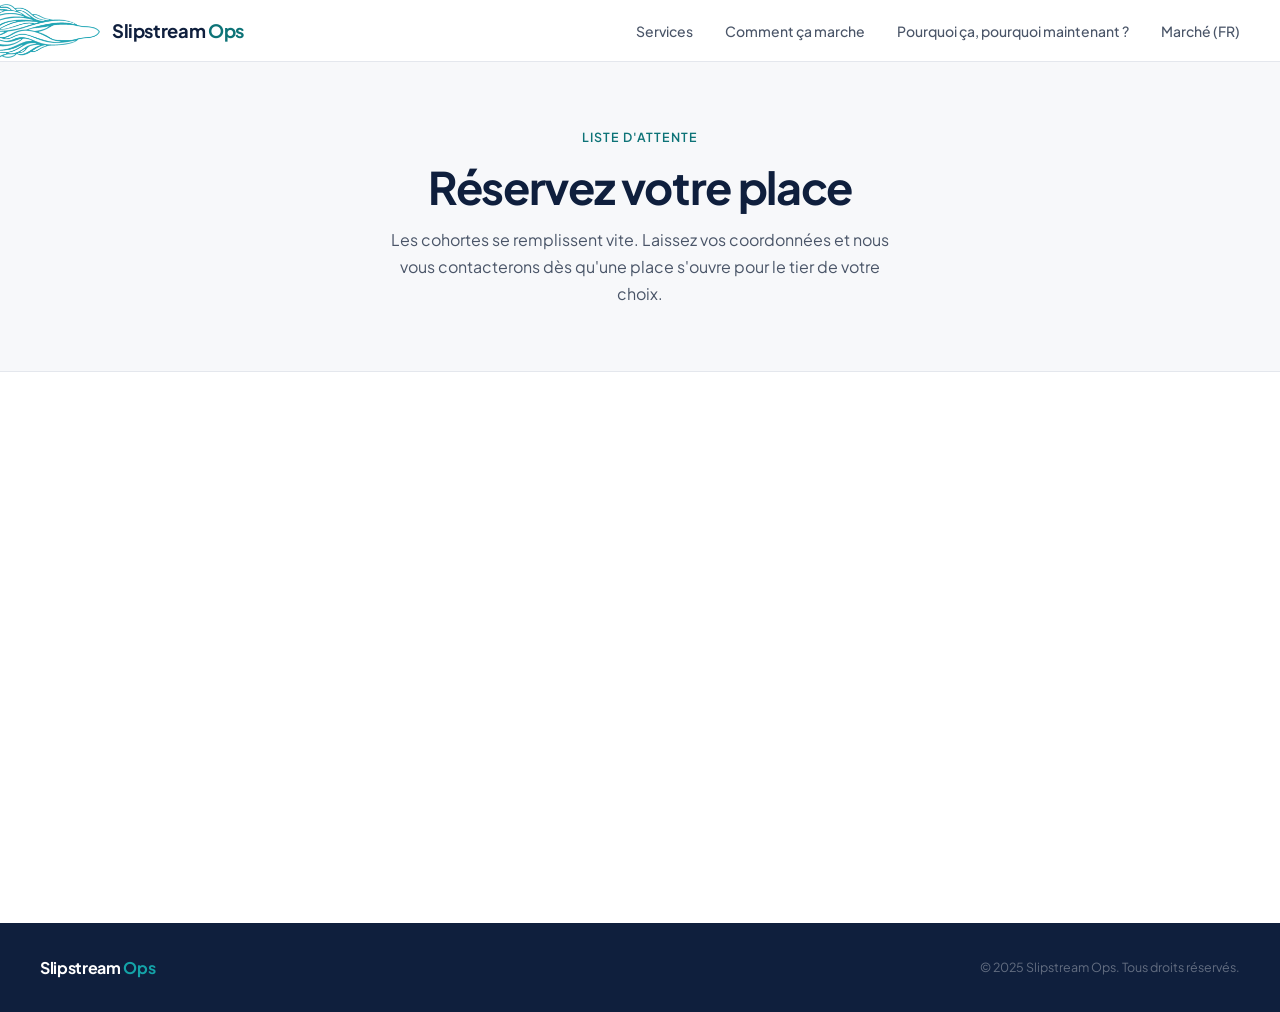
<file: site/waitlist-fr.html>
<!DOCTYPE html>
<html lang="fr">
<head>
  <meta charset="UTF-8" />
  <meta name="viewport" content="width=device-width, initial-scale=1.0" />
  <title>Rejoindre la Liste d'Attente | Slipstream Ops</title>
  <link rel="preconnect" href="https://fonts.googleapis.com" />
  <link rel="preconnect" href="https://fonts.gstatic.com" crossorigin />
  <link href="https://fonts.googleapis.com/css2?family=Plus+Jakarta+Sans:wght@300;400;500;600;700&display=swap" rel="stylesheet" />
  <link rel="stylesheet" href="shared.css" />
  <link rel="icon" type="image/png" sizes="32x32" href="favicon-32.png" />
  <link rel="icon" type="image/png" sizes="16x16" href="favicon-16.png" />
  <link rel="apple-touch-icon" sizes="180x180" href="apple-touch-icon.png" />
  <style>
    .waitlist-hero {
      padding: 8rem 2.5rem 4rem;
      background: var(--off);
      border-bottom: 1px solid var(--border);
      text-align: center;
    }
    .waitlist-hero h1 {
      font-size: clamp(2rem, 4vw, 2.8rem);
      font-weight: 700;
      letter-spacing: -0.03em;
      color: var(--navy);
      line-height: 1.2;
      margin-bottom: 0.75rem;
    }
    .waitlist-hero p {
      font-size: 1rem;
      color: var(--grey-dk);
      max-width: 520px;
      margin: 0 auto;
      line-height: 1.7;
    }
    .tally-section {
      padding: 3rem 2.5rem 6rem;
      max-width: 780px;
      margin: 0 auto;
    }
  </style>
</head>
<body>

  <nav>
    <a class="logo" href="index-fr.html"><img src="stream_small-cutout-long.png" alt="" class="logo-img" />Slipstream&nbsp;<span>Ops</span></a>
    <button class="nav-burger" aria-label="Menu"><img src="hamburger-cutout.png" alt="" style="width:18px;height:auto;display:block;"></button>
    <ul class="nav-links">
      <li class="nav-dropdown"><a href="index-fr.html#offers">Services</a>
        <div class="nav-dropdown-menu">
          <a href="tier1-fr.html"><span class="dropdown-tier">Tier 1</span>Le 7-Day Task Automation Sprint</a>
          <a href="tier2-fr.html"><span class="dropdown-tier">Tier 2</span>Le 9-Week AI Workflow Accelerator</a>
          <a href="tier3-fr.html"><span class="dropdown-tier">Tier 3</span>Le 21-Day VIP AI Workflow Overhaul</a>
        </div>
      </li>
      <li><a href="index-fr.html#how">Comment ça marche</a></li>
      <li><a href="why-this-why-now-fr.html">Pourquoi ça, pourquoi maintenant&nbsp;?</a></li>
      <li class="nav-dropdown">
        <a href="#">Marché (FR)</a>
        <div class="nav-dropdown-menu nav-market-menu">
          <a href="waitlist.html"><span class="dropdown-tier"></span>🇺🇸 USA ($)</a>
          <a href="waitlist-fr.html"><span class="dropdown-tier"></span>🇫🇷 France (€)</a>
        </div>
      </li>
    </ul>
  </nav>

  <section class="waitlist-hero">
    <div class="eyebrow">Liste d'attente</div>
    <h1>Réservez votre place</h1>
    <p>Les cohortes se remplissent vite. Laissez vos coordonnées et nous vous contacterons dès qu'une place s'ouvre pour le tier de votre choix.</p>
  </section>

  <div class="tally-section">
    <iframe data-tally-src="https://tally.so/embed/68RarB?alignLeft=1&hideTitle=1&transparentBackground=1&dynamicHeight=1" loading="lazy" width="100%" height="400" frameborder="0" marginheight="0" marginwidth="0" title="Liste d'attente"></iframe>
  </div>

  <footer>
    <a class="footer-logo" href="index-fr.html">Slipstream&nbsp;<span>Ops</span></a>
    <div class="footer-copy">&copy; 2025 Slipstream Ops. Tous droits réservés.</div>
  </footer>

  <script>
    var d = document, w = "https://tally.so/widgets/embed.js",
    v = function () {
      "undefined" != typeof Tally
        ? Tally.loadEmbeds()
        : d.querySelectorAll("iframe[data-tally-src]:not([src])").forEach(function (e) { e.src = e.dataset.tallySrc; });
    };
    if ("undefined" != typeof Tally) v();
    else if (d.querySelector('script[src="' + w + '"]') == null) {
      var s = d.createElement("script"); s.src = w; s.onload = v; s.onerror = v; d.body.appendChild(s);
    }
  </script>

  <script>
    (function(){
      var nav = document.querySelector('nav');
      var burger = document.querySelector('.nav-burger');
      if (!burger) return;
      burger.addEventListener('click', function(e){ e.stopPropagation(); nav.classList.toggle('menu-open'); });
      document.addEventListener('click', function(e){ if (!nav.contains(e.target)) nav.classList.remove('menu-open'); });
    })();
  </script>
</body>
</html>
</file>
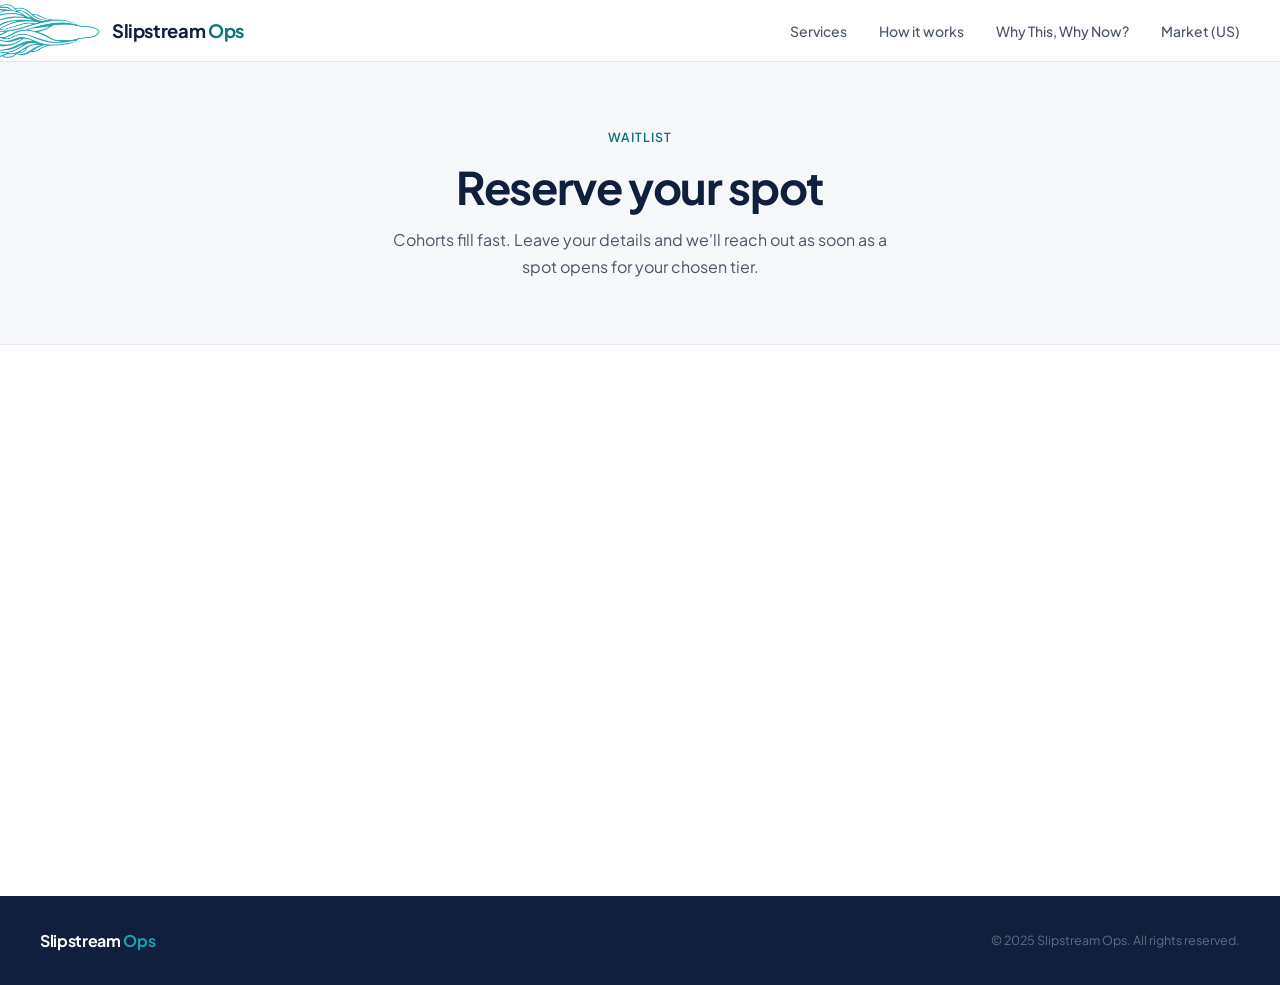
<file: site/waitlist.html>
<!DOCTYPE html>
<html lang="en">
<head>
  <meta charset="UTF-8" />
  <meta name="viewport" content="width=device-width, initial-scale=1.0" />
  <title>Join the Waitlist | Slipstream Ops</title>
  <link rel="preconnect" href="https://fonts.googleapis.com" />
  <link rel="preconnect" href="https://fonts.gstatic.com" crossorigin />
  <link href="https://fonts.googleapis.com/css2?family=Plus+Jakarta+Sans:wght@300;400;500;600;700&display=swap" rel="stylesheet" />
  <link rel="stylesheet" href="shared.css" />
  <link rel="icon" type="image/png" sizes="32x32" href="favicon-32.png" />
  <link rel="icon" type="image/png" sizes="16x16" href="favicon-16.png" />
  <link rel="apple-touch-icon" sizes="180x180" href="apple-touch-icon.png" />
  <style>
    .waitlist-hero {
      padding: 8rem 2.5rem 4rem;
      background: var(--off);
      border-bottom: 1px solid var(--border);
      text-align: center;
    }
    .waitlist-hero h1 {
      font-size: clamp(2rem, 4vw, 2.8rem);
      font-weight: 700;
      letter-spacing: -0.03em;
      color: var(--navy);
      line-height: 1.2;
      margin-bottom: 0.75rem;
    }
    .waitlist-hero p {
      font-size: 1rem;
      color: var(--grey-dk);
      max-width: 520px;
      margin: 0 auto;
      line-height: 1.7;
    }
    .tally-section {
      padding: 3rem 2.5rem 6rem;
      max-width: 780px;
      margin: 0 auto;
    }
  </style>
</head>
<body>

  <nav>
    <a class="logo" href="index.html"><img src="stream_small-cutout-long.png" alt="" class="logo-img" />Slipstream&nbsp;<span>Ops</span></a>
    <button class="nav-burger" aria-label="Menu"><img src="hamburger-cutout.png" alt="" style="width:18px;height:auto;display:block;"></button>
    <ul class="nav-links">
      <li class="nav-dropdown"><a href="index.html#offers">Services</a>
        <div class="nav-dropdown-menu">
          <a href="tier1.html"><span class="dropdown-tier">Tier 1</span>The 7-Day Task Automation Sprint</a>
          <a href="tier2.html"><span class="dropdown-tier">Tier 2</span>The 9-Week AI Workflow Accelerator</a>
          <a href="tier3.html"><span class="dropdown-tier">Tier 3</span>The 21-Day VIP AI Workflow Overhaul</a>
        </div>
      </li>
      <li><a href="index.html#how">How it works</a></li>
      <li><a href="why-this-why-now.html">Why This, Why Now?</a></li>
      <li class="nav-dropdown">
        <a href="#">Market (US)</a>
        <div class="nav-dropdown-menu nav-market-menu">
          <a href="waitlist.html"><span class="dropdown-tier"></span>🇺🇸 USA ($)</a>
          <a href="waitlist-fr.html"><span class="dropdown-tier"></span>🇫🇷 France (€)</a>
        </div>
      </li>
    </ul>
  </nav>

  <section class="waitlist-hero">
    <div class="eyebrow">Waitlist</div>
    <h1>Reserve your spot</h1>
    <p>Cohorts fill fast. Leave your details and we'll reach out as soon as a spot opens for your chosen tier.</p>
  </section>

  <div class="tally-section">
    <iframe data-tally-src="https://tally.so/embed/GxLP4e?alignLeft=1&hideTitle=1&transparentBackground=1&dynamicHeight=1" loading="lazy" width="100%" height="400" frameborder="0" marginheight="0" marginwidth="0" title="Waitlist"></iframe>
  </div>

  <footer>
    <a class="footer-logo" href="index.html">Slipstream&nbsp;<span>Ops</span></a>
    <div class="footer-copy">&copy; 2025 Slipstream Ops. All rights reserved.</div>
  </footer>

  <script>
    var d = document, w = "https://tally.so/widgets/embed.js",
    v = function () {
      "undefined" != typeof Tally
        ? Tally.loadEmbeds()
        : d.querySelectorAll("iframe[data-tally-src]:not([src])").forEach(function (e) { e.src = e.dataset.tallySrc; });
    };
    if ("undefined" != typeof Tally) v();
    else if (d.querySelector('script[src="' + w + '"]') == null) {
      var s = d.createElement("script"); s.src = w; s.onload = v; s.onerror = v; d.body.appendChild(s);
    }
  </script>

  <script>
    (function(){
      var nav = document.querySelector('nav');
      var burger = document.querySelector('.nav-burger');
      if (!burger) return;
      burger.addEventListener('click', function(e){ e.stopPropagation(); nav.classList.toggle('menu-open'); });
      document.addEventListener('click', function(e){ if (!nav.contains(e.target)) nav.classList.remove('menu-open'); });
    })();
  </script>
</body>
</html>
</file>
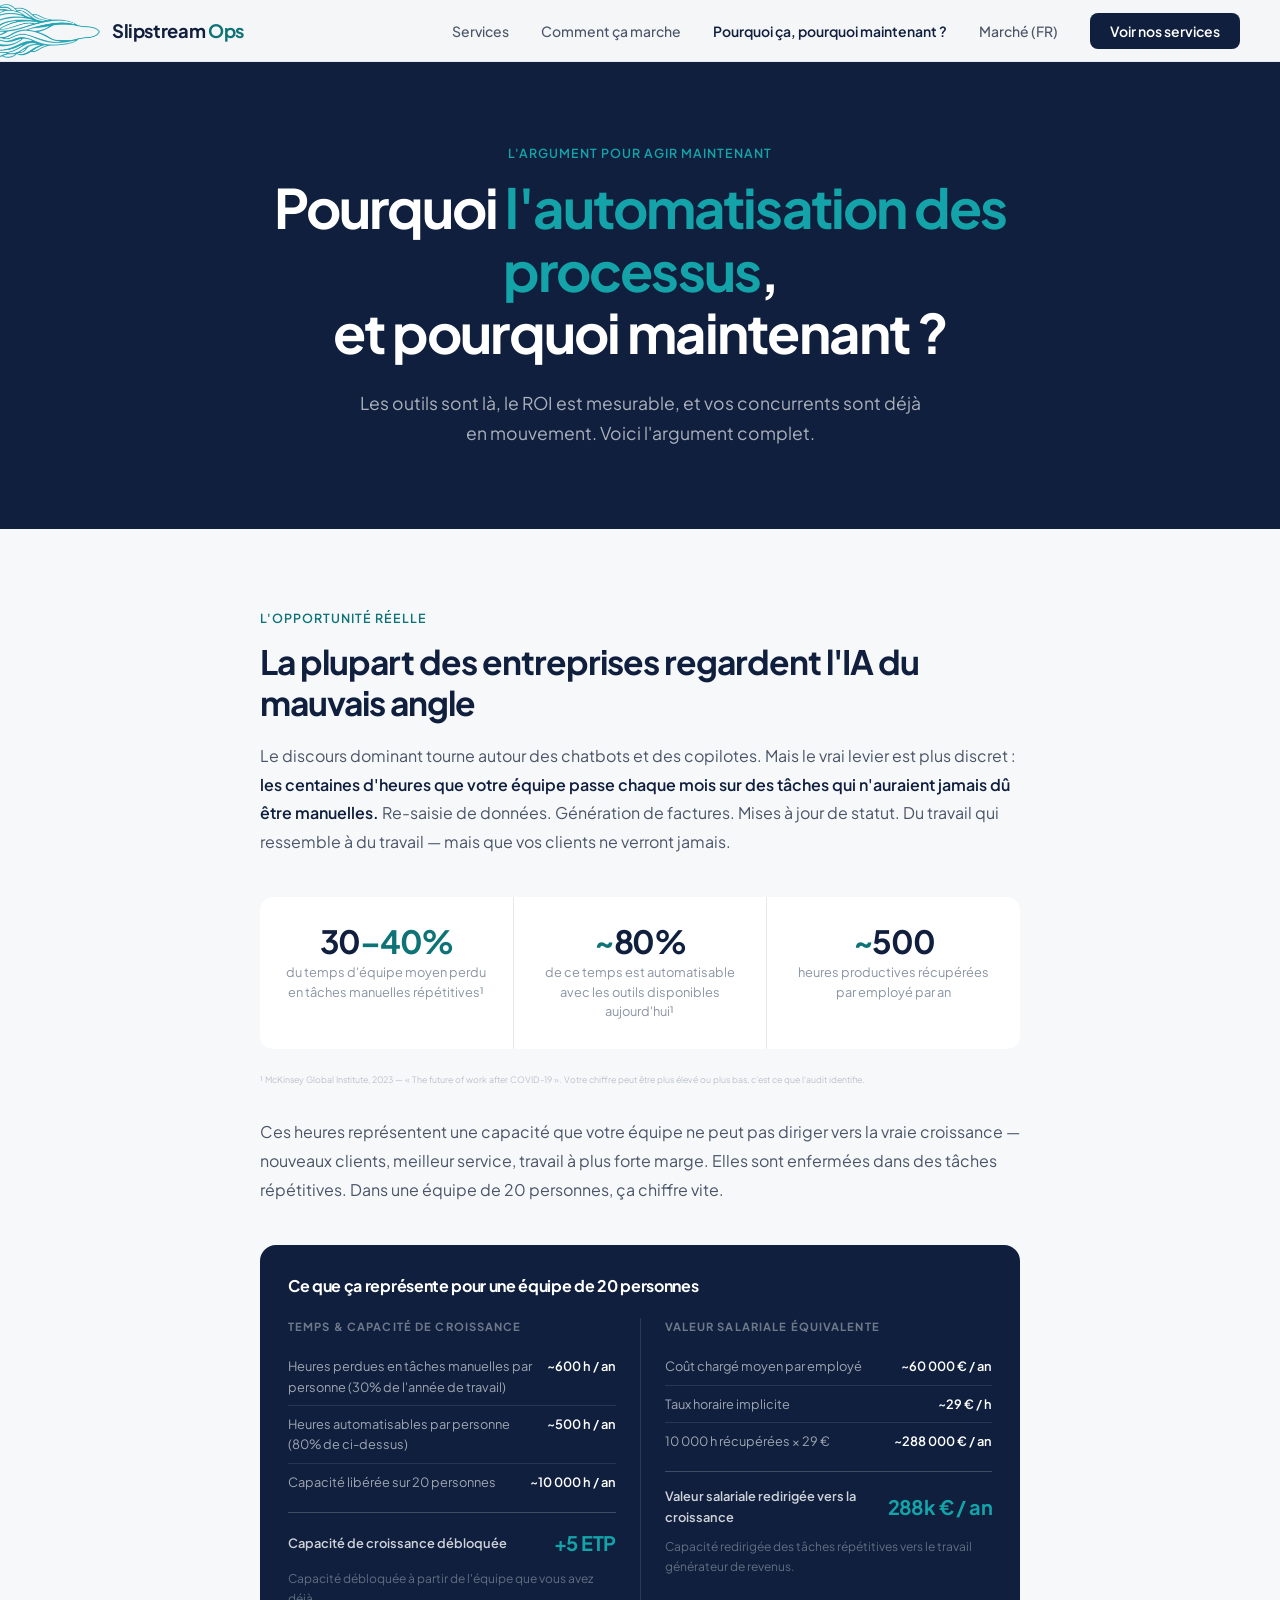
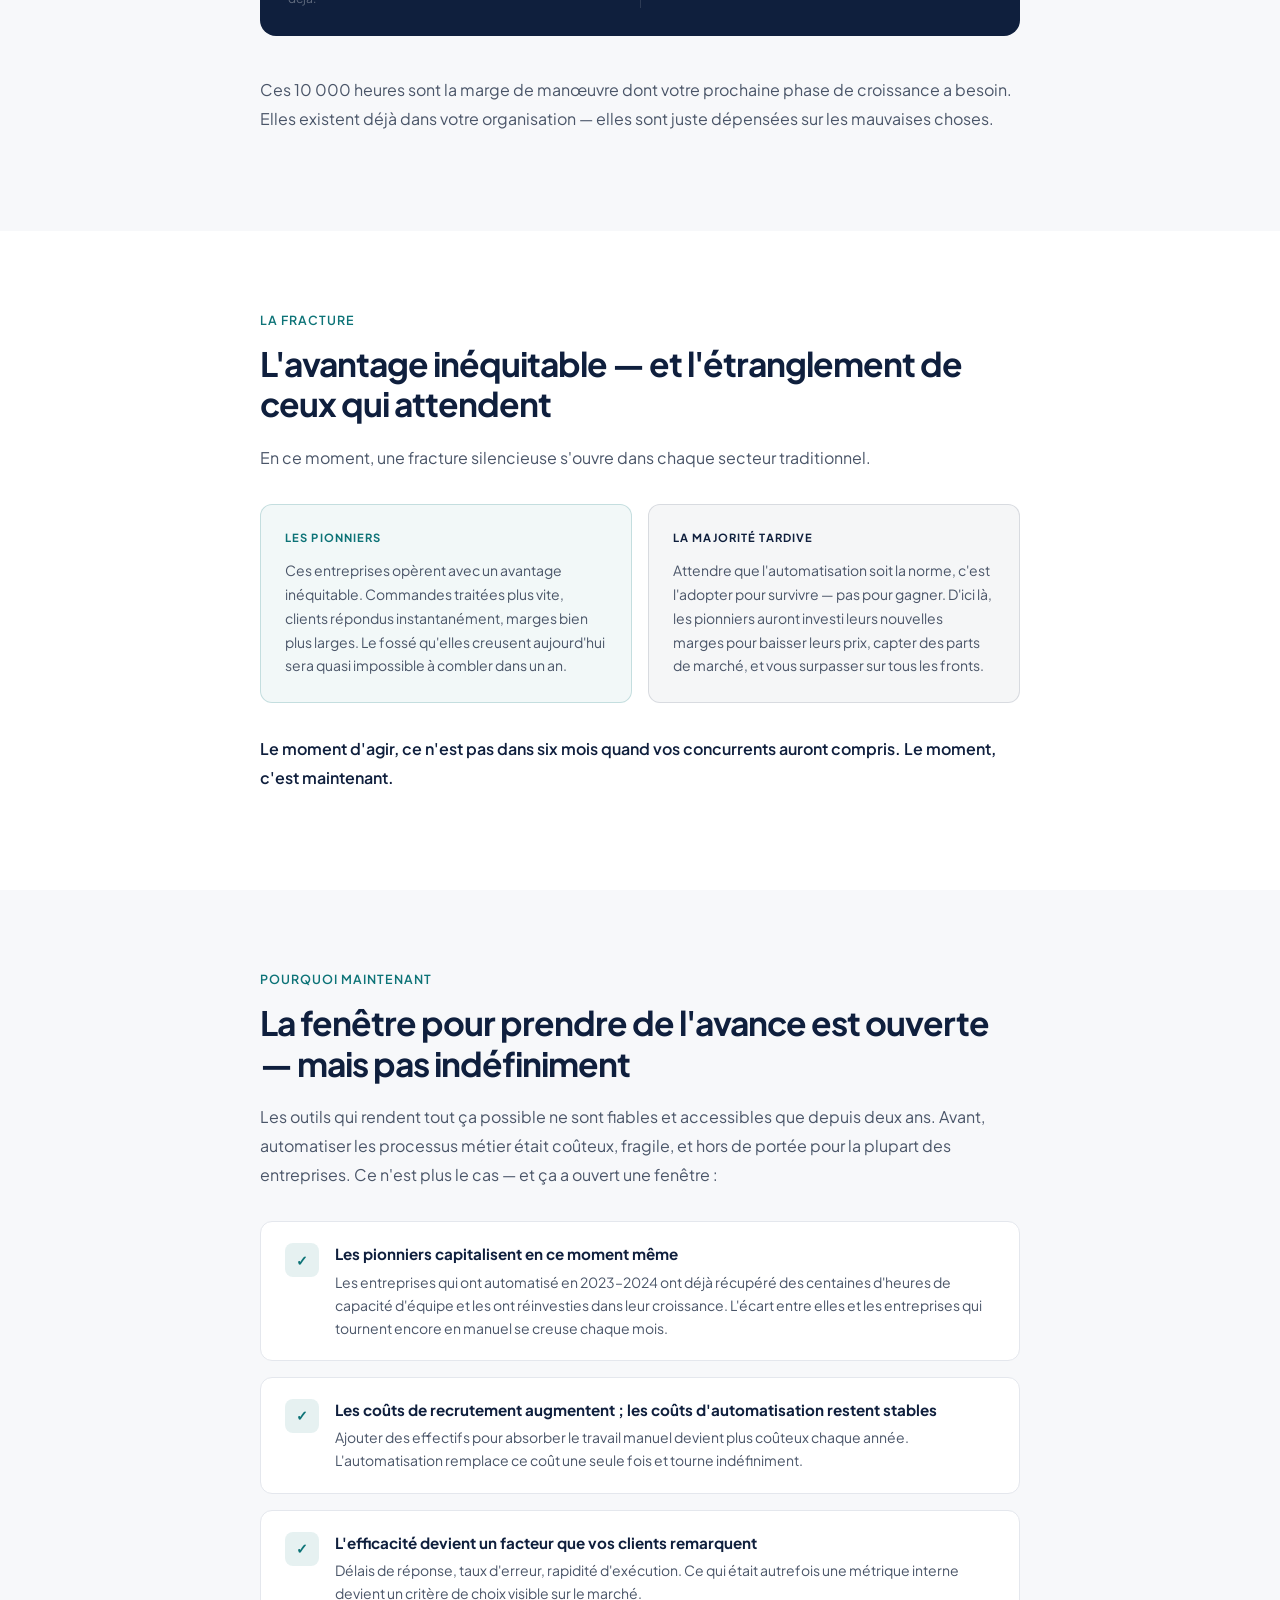
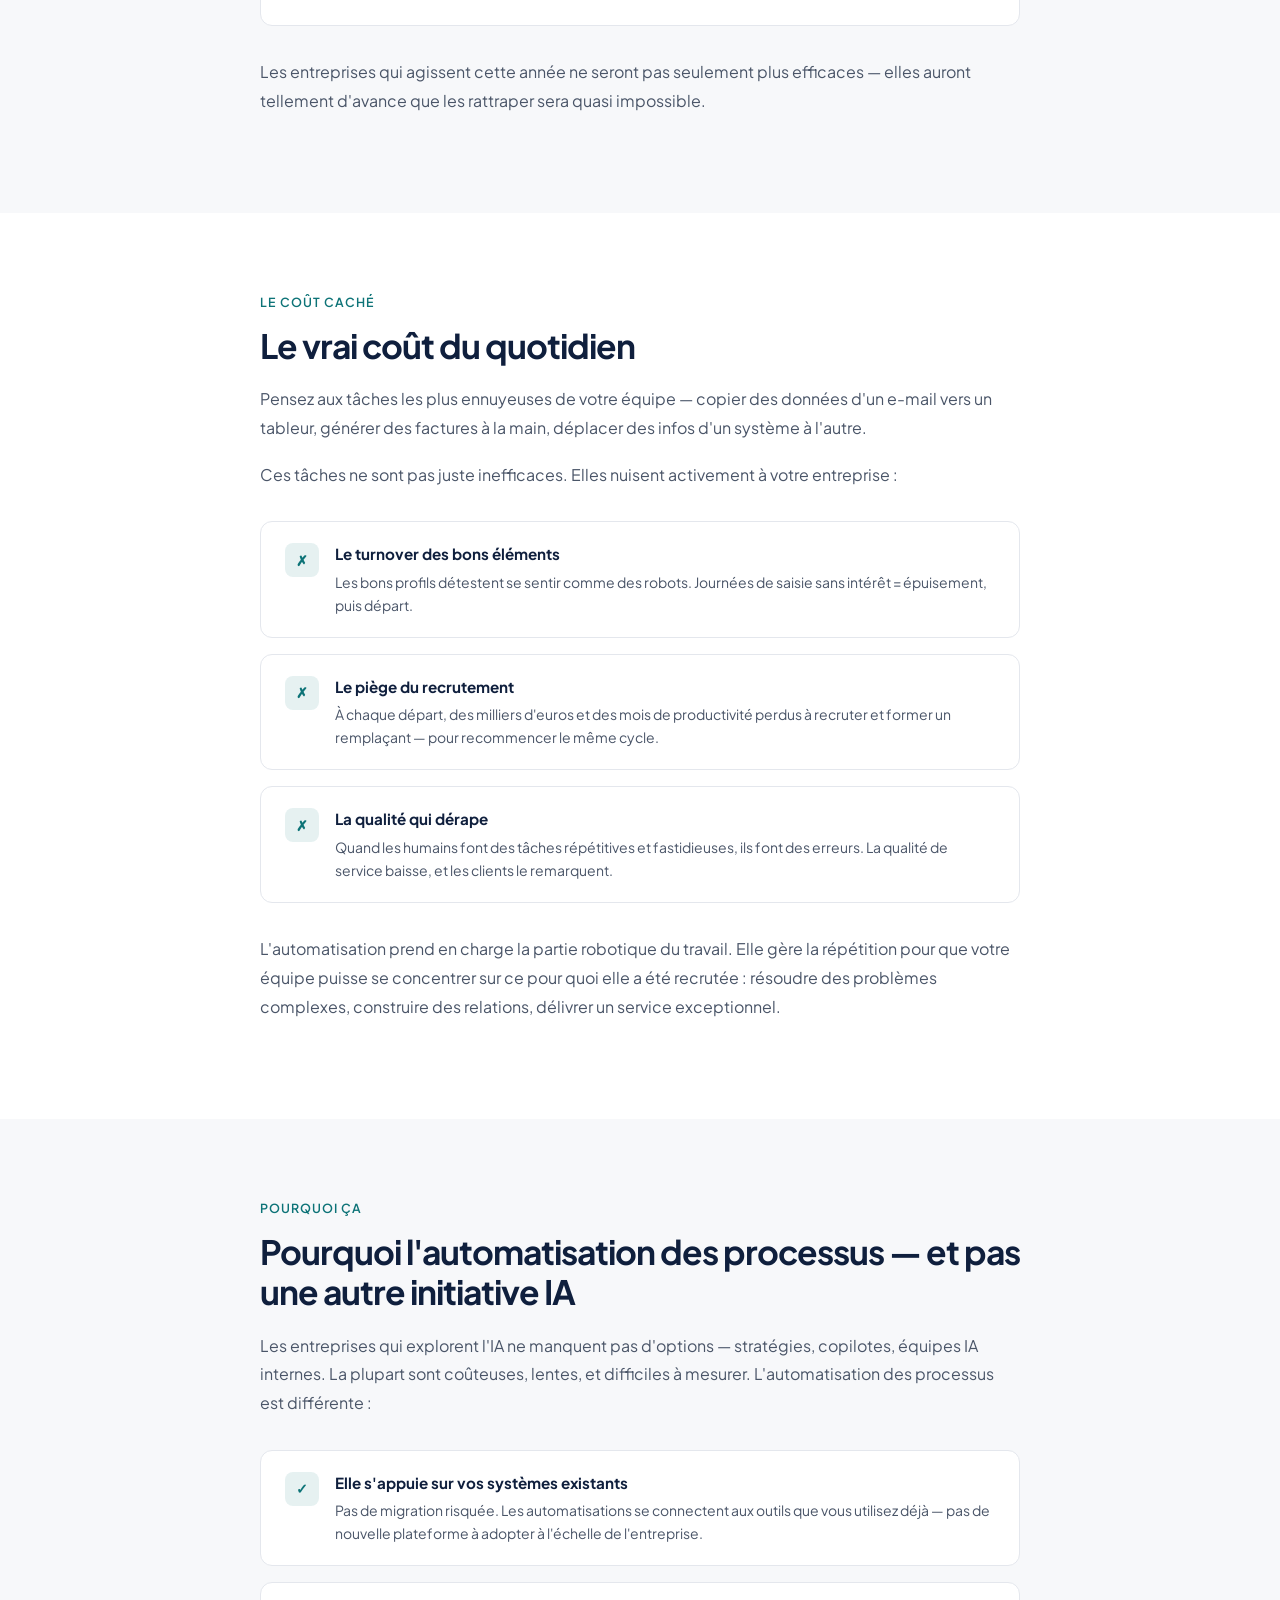
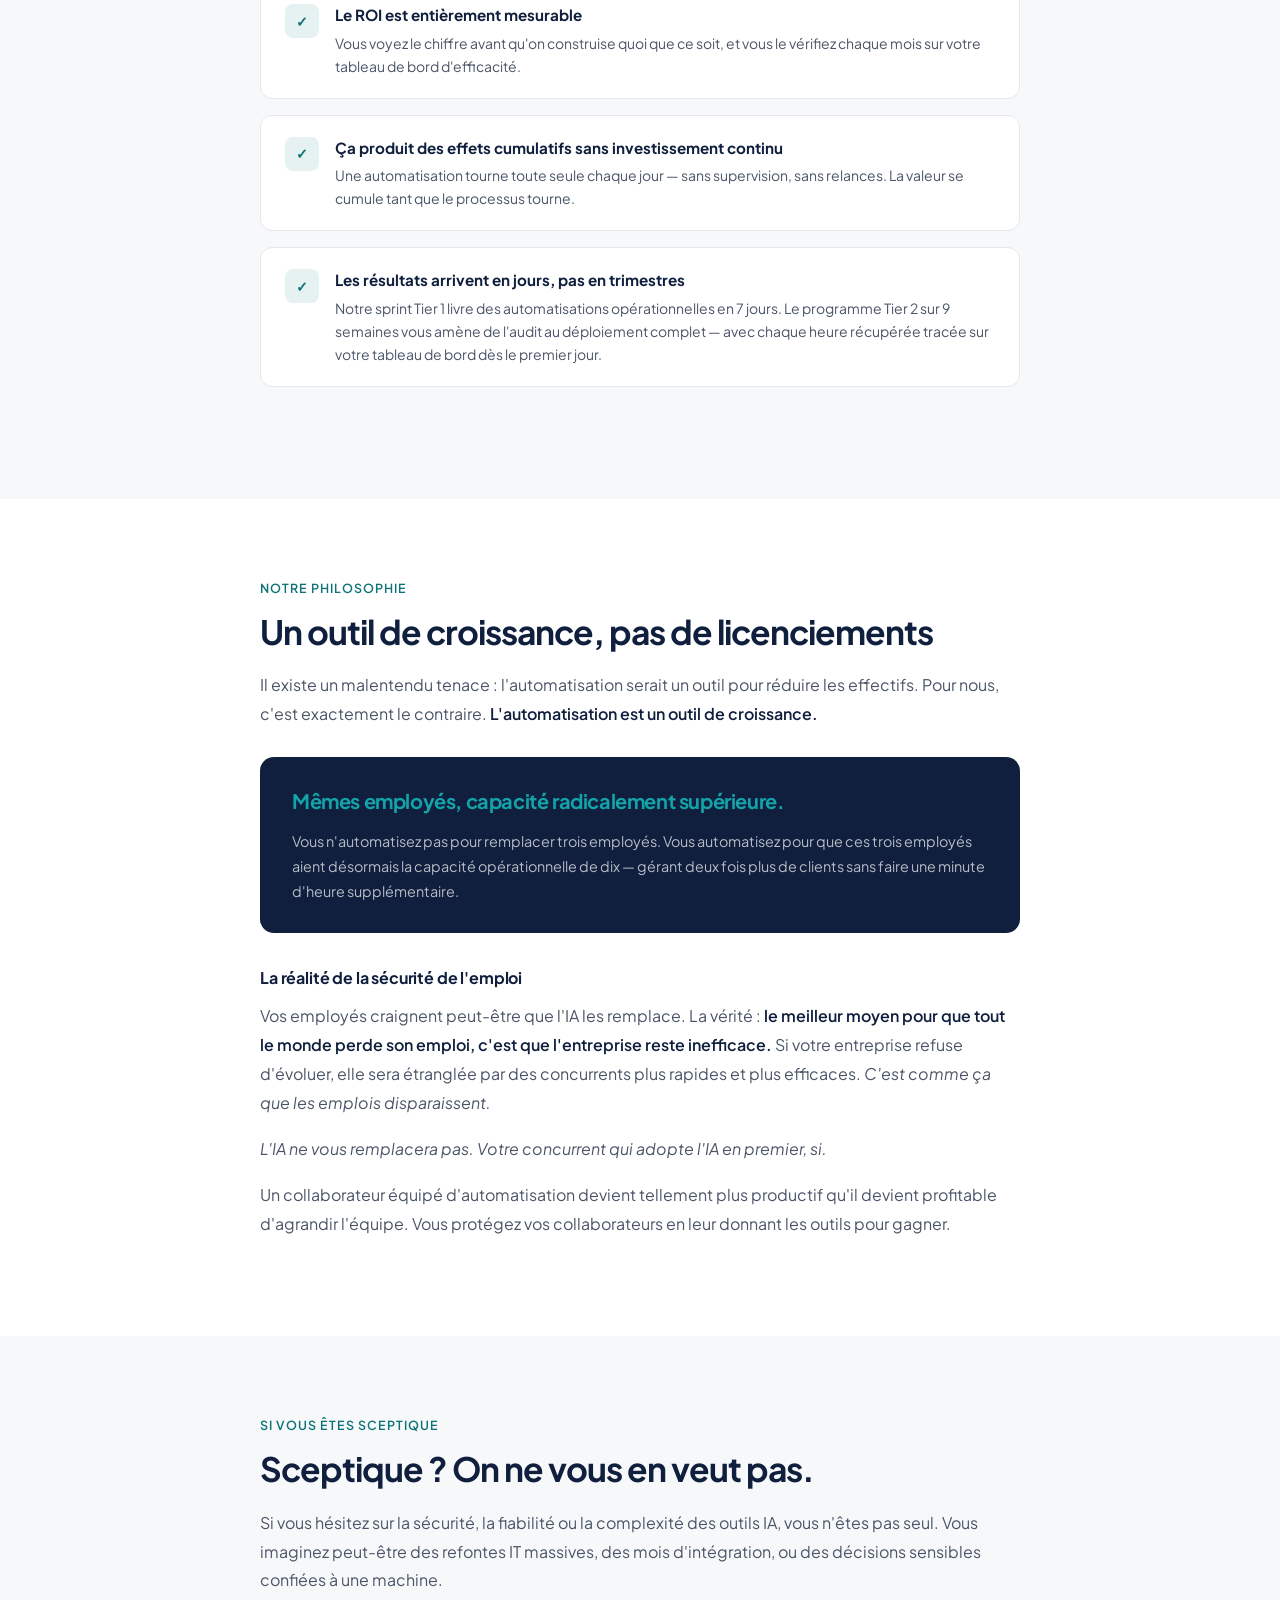
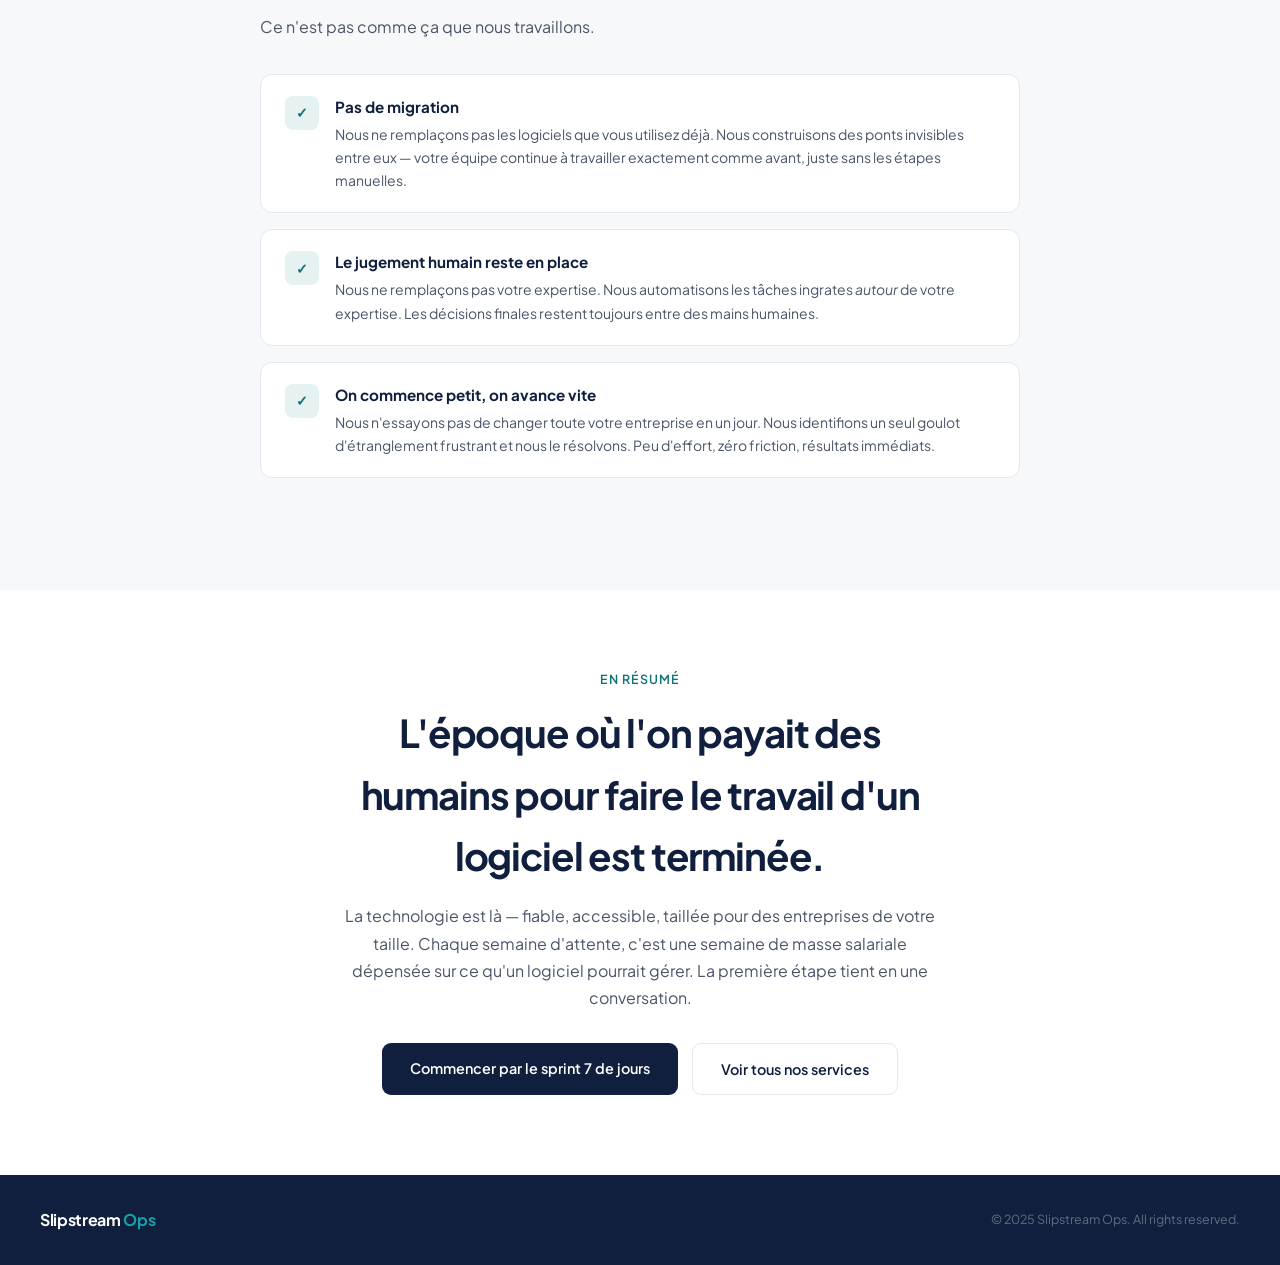
<file: site/why-this-why-now-fr.html>
<!DOCTYPE html>
<html lang="fr">
<head>
  <meta charset="UTF-8" />
  <meta name="viewport" content="width=device-width, initial-scale=1.0" />
  <title>Pourquoi ça, pourquoi maintenant ? | Slipstream Ops</title>
  <meta name="description" content="L'automatisation des processus n'est plus une décision « attendre et voir ». Voici l'argument complet : pourquoi ces outils, pourquoi cette approche, et pourquoi la fenêtre pour prendre de l'avance sur vos concurrents, c'est maintenant." />
  <meta property="og:title" content="Pourquoi ça, pourquoi maintenant ? | Slipstream Ops" />
  <meta property="og:description" content="L'automatisation des processus n'est plus une décision « attendre et voir ». Voici l'argument complet : pourquoi ces outils, pourquoi cette approche, et pourquoi la fenêtre pour prendre de l'avance sur vos concurrents, c'est maintenant." />
  <meta property="og:type" content="website" />
  <link rel="preconnect" href="https://fonts.googleapis.com" />
  <link rel="preconnect" href="https://fonts.gstatic.com" crossorigin />
  <link href="https://fonts.googleapis.com/css2?family=Plus+Jakarta+Sans:wght@300;400;500;600;700&display=swap" rel="stylesheet" />
  <link rel="stylesheet" href="shared.css" />
  <link rel="icon" type="image/png" sizes="32x32" href="favicon-32.png" />
  <link rel="icon" type="image/png" sizes="16x16" href="favicon-16.png" />
  <link rel="apple-touch-icon" sizes="180x180" href="apple-touch-icon.png" />
  <style>
    /* ── PAGE HERO ── */
    .page-hero {
      padding: 9rem 2.5rem 5rem;
      background: var(--navy);
      text-align: center;
    }
    .page-hero .eyebrow { color: var(--teal-lt); }
    .page-hero h1 {
      font-size: clamp(2.2rem, 4.5vw, 3.4rem);
      font-weight: 700;
      letter-spacing: -0.035em;
      color: var(--white);
      line-height: 1.15;
      max-width: 820px;
      margin: 0 auto 1.5rem;
    }
    .page-hero h1 em { font-style: normal; color: var(--teal-lt); }
    .page-hero .lead {
      font-size: 1.1rem;
      color: rgba(255,255,255,0.65);
      max-width: 580px;
      margin: 0 auto;
      line-height: 1.75;
    }

    /* ── ARTICLE BODY ── */
    .article-section { padding: 5rem 2.5rem; }
    .article-section.alt { background: var(--off); }
    .article-inner {
      max-width: 760px;
      margin: 0 auto;
    }
    .article-inner h2 {
      font-size: clamp(1.6rem, 3vw, 2.1rem);
      font-weight: 700;
      letter-spacing: -0.03em;
      color: var(--navy);
      line-height: 1.2;
      margin-bottom: 1.25rem;
    }
    .article-inner h3 {
      font-size: 1rem;
      font-weight: 700;
      color: var(--navy);
      margin: 2rem 0 0.75rem;
      letter-spacing: -0.01em;
    }
    .article-inner p {
      font-size: 1rem;
      color: var(--grey-dk);
      line-height: 1.8;
      margin-bottom: 1.1rem;
    }
    .article-inner p strong { color: var(--navy); font-weight: 600; }

    /* ── STAT CALLOUTS ── */
    .stat-callouts {
      display: grid;
      grid-template-columns: repeat(3, 1fr);
      gap: 1px;
      background: var(--border);
      border-radius: var(--radius);
      overflow: hidden;
      margin: 2.5rem 0;
    }
    .stat-callout {
      background: var(--white);
      padding: 1.75rem 1.5rem;
      text-align: center;
    }
    .article-section.alt .stat-callout { background: var(--white); }
    .stat-callout-number {
      font-size: 2rem;
      font-weight: 700;
      color: var(--navy);
      letter-spacing: -0.04em;
      line-height: 1;
      margin-bottom: 0.4rem;
    }
    .stat-callout-number span { color: var(--teal); }
    .stat-callout-label { font-size: 0.8rem; color: var(--grey-mid); line-height: 1.5; }
    .article-inner .stat-footnote { font-size: 0.55rem; color: var(--grey-mid); opacity: 0.55; margin-top: -1rem; margin-bottom: 2rem; line-height: 1.5; }

    /* ── POINT LIST ── */
    .point-list {
      display: flex;
      flex-direction: column;
      gap: 1rem;
      margin: 2rem 0;
    }
    .point-item {
      display: flex;
      gap: 1rem;
      align-items: flex-start;
      background: var(--white);
      border: 1px solid var(--border);
      border-radius: var(--radius);
      padding: 1.25rem 1.5rem;
    }
    .article-section.alt .point-item { background: var(--white); }
    .point-icon {
      width: 34px; height: 34px;
      background: rgba(13,115,119,0.1);
      border-radius: 8px;
      display: flex;
      align-items: center;
      justify-content: center;
      color: var(--teal);
      font-weight: 700;
      font-size: 0.9rem;
      flex-shrink: 0;
      margin-top: 1px;
    }
    .point-item h4 { font-size: 0.95rem; font-weight: 700; color: var(--navy); margin-bottom: 0.25rem; }
    .point-item p { font-size: 0.875rem; color: var(--grey-dk); line-height: 1.65; margin: 0; }

    /* ── COST CALCULATOR BLOCK ── */
    .cost-block {
      background: var(--navy);
      border-radius: 16px;
      padding: 1.75rem;
      margin: 2.5rem 0;
      color: var(--white);
    }
    .cost-block h3 {
      font-size: 1rem;
      font-weight: 700;
      color: var(--white);
      letter-spacing: -0.02em;
      margin-bottom: 1.25rem;
      margin-top: 0;
    }
    .cost-rows { display: flex; flex-direction: column; gap: 0.5rem; margin-bottom: 1.25rem; }
    .cost-row {
      display: flex;
      justify-content: space-between;
      align-items: baseline;
      gap: 0.75rem;
      font-size: 0.8rem;
      padding-bottom: 0.5rem;
      border-bottom: 1px solid rgba(255,255,255,0.1);
    }
    .cost-row:last-child { border-bottom: none; padding-bottom: 0; }
    .cost-row-label { color: rgba(255,255,255,0.6); }
    .cost-row-value { font-weight: 600; color: var(--white); white-space: nowrap; flex-shrink: 0; }
    .cost-total {
      display: flex;
      justify-content: space-between;
      align-items: center;
      gap: 0.75rem;
      padding-top: 0.875rem;
      border-top: 1px solid rgba(255,255,255,0.2);
    }
    .cost-total-label { font-size: 0.8rem; font-weight: 600; color: rgba(255,255,255,0.8); }
    .cost-total-value {
      font-size: 1.25rem;
      font-weight: 700;
      color: var(--teal-lt);
      letter-spacing: -0.03em;
      white-space: nowrap;
      flex-shrink: 0;
    }
    .cost-note { font-size: 0.75rem; color: rgba(255,255,255,0.35); margin-top: 0.625rem; }
    .cost-cols {
      display: grid;
      grid-template-columns: 1fr 1px 1fr;
      gap: 0 1.5rem;
    }
    .cost-col-divider { background: rgba(255,255,255,0.12); }
    .cost-col-label {
      font-size: 0.7rem;
      font-weight: 700;
      letter-spacing: 0.1em;
      text-transform: uppercase;
      color: rgba(255,255,255,0.4);
      margin-bottom: 1.25rem;
    }
    @media (max-width: 900px) {
      .cost-cols { grid-template-columns: 1fr; }
      .cost-col-divider { display: none; }
    }

    /* ── CTA SECTION ── */
    .cta-section {
      padding: 5rem 2.5rem;
      background: var(--white);
      text-align: center;
    }
    .cta-inner { max-width: 600px; margin: 0 auto; }
    .cta-inner h2 {
      font-size: clamp(1.8rem, 3vw, 2.4rem);
      font-weight: 700;
      letter-spacing: -0.03em;
      color: var(--navy);
      margin-bottom: 1rem;
    }
    .cta-inner p {
      font-size: 1rem;
      color: var(--grey-dk);
      line-height: 1.7;
      margin-bottom: 2rem;
    }
    .cta-buttons { display: flex; gap: 0.875rem; justify-content: center; flex-wrap: wrap; }

    /* ── DIVIDE GRID ── */
    .divide-grid {
      display: grid;
      grid-template-columns: 1fr 1fr;
      gap: 1rem;
      margin: 2rem 0;
    }
    .divide-card {
      border-radius: var(--radius);
      padding: 1.5rem;
      border: 1px solid var(--border);
    }
    .divide-card--early {
      background: rgba(13,115,119,0.05);
      border-color: rgba(13,115,119,0.2);
    }
    .divide-card--late {
      background: rgba(15,31,61,0.04);
      border-color: rgba(15,31,61,0.12);
    }
    .divide-card-label {
      font-size: 0.7rem;
      font-weight: 700;
      letter-spacing: 0.1em;
      text-transform: uppercase;
      margin-bottom: 0.75rem;
    }
    .divide-card--early .divide-card-label { color: var(--teal); }
    .divide-card--late .divide-card-label { color: var(--navy); }
    .divide-card p { font-size: 0.875rem; color: var(--grey-dk); line-height: 1.7; margin: 0; }

    /* ── PHILOSOPHY CALLOUT ── */
    .philosophy-callout {
      background: var(--navy);
      border-radius: 14px;
      padding: 1.75rem 2rem;
      margin: 1.75rem 0;
      color: var(--white);
    }
    .philosophy-callout-text {
      font-size: 1.25rem;
      font-weight: 700;
      color: var(--teal-lt);
      letter-spacing: -0.02em;
      margin-bottom: 0.75rem;
    }
    .philosophy-callout p { font-size: 0.9rem; color: rgba(255,255,255,0.7); line-height: 1.75; margin: 0; }

    @media (max-width: 900px) {
      .page-hero { padding: 7rem 1.25rem 4rem; }
      .article-section { padding: 3.5rem 1.25rem; }
      .stat-callouts { grid-template-columns: 1fr; }
      .divide-grid { grid-template-columns: 1fr; }
      .cta-section { padding: 3.5rem 1.25rem; }
    }
  </style>
</head>
<body>

  <nav>
    <a class="logo" href="index-fr.html"><img src="stream_small-cutout-long.png" alt="" class="logo-img" />Slipstream&nbsp;<span>Ops</span></a>
    <button class="nav-burger" aria-label="Menu"><img src="hamburger-cutout.png" alt="" style="width:18px;height:auto;display:block;"></button>
    <ul class="nav-links">
      <li class="nav-dropdown"><a href="index-fr.html#offers">Services</a>
        <div class="nav-dropdown-menu">
          <a href="tier1-fr.html"><span class="dropdown-tier">Tier 1</span>Le 7-Day Task Automation Sprint</a>
          <a href="tier2-fr.html"><span class="dropdown-tier">Tier 2</span>Le 9-Week AI Workflow Accelerator</a>
          <a href="tier3-fr.html"><span class="dropdown-tier">Tier 3</span>Le 21-Day VIP AI Workflow Overhaul</a>
        </div>
      </li>
      <li><a href="index-fr.html#how">Comment ça marche</a></li>
      <li><a href="why-this-why-now-fr.html" style="color:var(--navy);font-weight:600;">Pourquoi ça, pourquoi maintenant&nbsp;?</a></li>
      <li class="nav-dropdown">
        <a href="#">Marché (FR)</a>
        <div class="nav-dropdown-menu nav-market-menu">
          <a href="why-this-why-now.html"><span class="dropdown-tier"></span>🇺🇸 USA ($)</a>
          <a href="why-this-why-now-fr.html"><span class="dropdown-tier"></span>🇫🇷 France (€)</a>
        </div>
      </li>
      <li><a href="index-fr.html#offers" class="nav-cta">Voir nos services</a></li>
    </ul>
  </nav>

  <!-- HERO -->
  <section class="page-hero">
    <div class="eyebrow">L'argument pour agir maintenant</div>
    <h1>Pourquoi <em>l'automatisation des processus</em>,<br>et pourquoi maintenant&nbsp;?</h1>
    <p class="lead">Les outils sont là, le ROI est mesurable, et vos concurrents sont déjà en mouvement. Voici l'argument complet.</p>
  </section>

  <!-- L'OPPORTUNITÉ RÉELLE -->
  <section class="article-section alt">
    <div class="article-inner">
      <div class="eyebrow">L'opportunité réelle</div>
      <h2>La plupart des entreprises regardent l'IA du mauvais angle</h2>
      <p>Le discours dominant tourne autour des chatbots et des copilotes. Mais le vrai levier est plus discret : <strong>les centaines d'heures que votre équipe passe chaque mois sur des tâches qui n'auraient jamais dû être manuelles.</strong> Re-saisie de données. Génération de factures. Mises à jour de statut. Du travail qui ressemble à du travail — mais que vos clients ne verront jamais.</p>

      <div class="stat-callouts">
        <div class="stat-callout">
          <div class="stat-callout-number">30<span>–40%</span></div>
          <div class="stat-callout-label">du temps d'équipe moyen perdu en tâches manuelles répétitives¹</div>
        </div>
        <div class="stat-callout">
          <div class="stat-callout-number"><span>~</span>80%</div>
          <div class="stat-callout-label">de ce temps est automatisable avec les outils disponibles aujourd'hui¹</div>
        </div>
        <div class="stat-callout">
          <div class="stat-callout-number"><span>~</span>500</div>
          <div class="stat-callout-label">heures productives récupérées par employé par an</div>
        </div>
      </div>
      <p class="stat-footnote">¹ McKinsey Global Institute, 2023 — « The future of work after COVID-19 ». Votre chiffre peut être plus élevé ou plus bas, c'est ce que l'audit identifie.</p>

      <p>Ces heures représentent une capacité que votre équipe ne peut pas diriger vers la vraie croissance — nouveaux clients, meilleur service, travail à plus forte marge. Elles sont enfermées dans des tâches répétitives. Dans une équipe de 20 personnes, ça chiffre vite.</p>

      <div class="cost-block">
        <h3>Ce que ça représente pour une équipe de 20 personnes</h3>
        <div class="cost-cols">
          <div class="cost-col">
            <div class="cost-col-label">Temps &amp; Capacité de croissance</div>
            <div class="cost-rows">
              <div class="cost-row">
                <span class="cost-row-label">Heures perdues en tâches manuelles par personne (30% de l'année de travail)</span>
                <span class="cost-row-value">~600 h / an</span>
              </div>
              <div class="cost-row">
                <span class="cost-row-label">Heures automatisables par personne (80% de ci-dessus)</span>
                <span class="cost-row-value">~500 h / an</span>
              </div>
              <div class="cost-row">
                <span class="cost-row-label">Capacité libérée sur 20 personnes</span>
                <span class="cost-row-value">~10 000 h / an</span>
              </div>
            </div>
            <div class="cost-total">
              <span class="cost-total-label">Capacité de croissance débloquée</span>
              <span class="cost-total-value">+5 ETP</span>
            </div>
            <div class="cost-note">Capacité débloquée à partir de l'équipe que vous avez déjà.</div>
          </div>
          <div class="cost-col-divider"></div>
          <div class="cost-col">
            <div class="cost-col-label">Valeur salariale équivalente</div>
            <div class="cost-rows">
              <div class="cost-row">
                <span class="cost-row-label">Coût chargé moyen par employé</span>
                <span class="cost-row-value">~60 000 € / an</span>
              </div>
              <div class="cost-row">
                <span class="cost-row-label">Taux horaire implicite</span>
                <span class="cost-row-value">~29 € / h</span>
              </div>
              <div class="cost-row">
                <span class="cost-row-label">10 000 h récupérées × 29 €</span>
                <span class="cost-row-value">~288 000 € / an</span>
              </div>
            </div>
            <div class="cost-total">
              <span class="cost-total-label">Valeur salariale redirigée vers la croissance</span>
              <span class="cost-total-value">288k € / an</span>
            </div>
            <div class="cost-note">Capacité redirigée des tâches répétitives vers le travail générateur de revenus.</div>
          </div>
        </div>
      </div>

      <p>Ces 10 000 heures sont la marge de manœuvre dont votre prochaine phase de croissance a besoin. Elles existent déjà dans votre organisation — elles sont juste dépensées sur les mauvaises choses.</p>
    </div>
  </section>

  <!-- LA FRACTURE -->
  <section class="article-section">
    <div class="article-inner">
      <div class="eyebrow">La fracture</div>
      <h2>L'avantage inéquitable — et l'étranglement de ceux qui attendent</h2>
      <p>En ce moment, une fracture silencieuse s'ouvre dans chaque secteur traditionnel.</p>
      <div class="divide-grid">
        <div class="divide-card divide-card--early">
          <div class="divide-card-label">Les pionniers</div>
          <p>Ces entreprises opèrent avec un avantage inéquitable. Commandes traitées plus vite, clients répondus instantanément, marges bien plus larges. Le fossé qu'elles creusent aujourd'hui sera quasi impossible à combler dans un an.</p>
        </div>
        <div class="divide-card divide-card--late">
          <div class="divide-card-label">La majorité tardive</div>
          <p>Attendre que l'automatisation soit la norme, c'est l'adopter pour survivre — pas pour gagner. D'ici là, les pionniers auront investi leurs nouvelles marges pour baisser leurs prix, capter des parts de marché, et vous surpasser sur tous les fronts.</p>
        </div>
      </div>
      <p><strong>Le moment d'agir, ce n'est pas dans six mois quand vos concurrents auront compris. Le moment, c'est maintenant.</strong></p>
    </div>
  </section>

  <!-- POURQUOI MAINTENANT -->
  <section class="article-section alt">
    <div class="article-inner">
      <div class="eyebrow">Pourquoi maintenant</div>
      <h2>La fenêtre pour prendre de l'avance est ouverte — mais pas indéfiniment</h2>
      <p>Les outils qui rendent tout ça possible ne sont fiables et accessibles que depuis deux ans. Avant, automatiser les processus métier était coûteux, fragile, et hors de portée pour la plupart des entreprises. Ce n'est plus le cas — et ça a ouvert une fenêtre :</p>
      <div class="point-list">
        <div class="point-item">
          <div class="point-icon">&#10003;</div>
          <div>
            <h4>Les pionniers capitalisent en ce moment même</h4>
            <p>Les entreprises qui ont automatisé en 2023–2024 ont déjà récupéré des centaines d'heures de capacité d'équipe et les ont réinvesties dans leur croissance. L'écart entre elles et les entreprises qui tournent encore en manuel se creuse chaque mois.</p>
          </div>
        </div>
        <div class="point-item">
          <div class="point-icon">&#10003;</div>
          <div>
            <h4>Les coûts de recrutement augmentent ; les coûts d'automatisation restent stables</h4>
            <p>Ajouter des effectifs pour absorber le travail manuel devient plus coûteux chaque année. L'automatisation remplace ce coût une seule fois et tourne indéfiniment.</p>
          </div>
        </div>
        <div class="point-item">
          <div class="point-icon">&#10003;</div>
          <div>
            <h4>L'efficacité devient un facteur que vos clients remarquent</h4>
            <p>Délais de réponse, taux d'erreur, rapidité d'exécution. Ce qui était autrefois une métrique interne devient un critère de choix visible sur le marché.</p>
          </div>
        </div>
      </div>
      <p>Les entreprises qui agissent cette année ne seront pas seulement plus efficaces — elles auront tellement d'avance que les rattraper sera quasi impossible.</p>
    </div>
  </section>

  <!-- LE COÛT CACHÉ -->
  <section class="article-section">
    <div class="article-inner">
      <div class="eyebrow">Le coût caché</div>
      <h2>Le vrai coût du quotidien</h2>
      <p>Pensez aux tâches les plus ennuyeuses de votre équipe — copier des données d'un e-mail vers un tableur, générer des factures à la main, déplacer des infos d'un système à l'autre.</p>
      <p>Ces tâches ne sont pas juste inefficaces. Elles nuisent activement à votre entreprise :</p>
      <div class="point-list">
        <div class="point-item">
          <div class="point-icon">&#10007;</div>
          <div>
            <h4>Le turnover des bons éléments</h4>
            <p>Les bons profils détestent se sentir comme des robots. Journées de saisie sans intérêt = épuisement, puis départ.</p>
          </div>
        </div>
        <div class="point-item">
          <div class="point-icon">&#10007;</div>
          <div>
            <h4>Le piège du recrutement</h4>
            <p>À chaque départ, des milliers d'euros et des mois de productivité perdus à recruter et former un remplaçant — pour recommencer le même cycle.</p>
          </div>
        </div>
        <div class="point-item">
          <div class="point-icon">&#10007;</div>
          <div>
            <h4>La qualité qui dérape</h4>
            <p>Quand les humains font des tâches répétitives et fastidieuses, ils font des erreurs. La qualité de service baisse, et les clients le remarquent.</p>
          </div>
        </div>
      </div>
      <p>L'automatisation prend en charge la partie robotique du travail. Elle gère la répétition pour que votre équipe puisse se concentrer sur ce pour quoi elle a été recrutée : résoudre des problèmes complexes, construire des relations, délivrer un service exceptionnel.</p>
    </div>
  </section>

  <!-- POURQUOI ÇA -->
  <section class="article-section alt">
    <div class="article-inner">
      <div class="eyebrow">Pourquoi ça</div>
      <h2>Pourquoi l'automatisation des processus — et pas une autre initiative IA</h2>
      <p>Les entreprises qui explorent l'IA ne manquent pas d'options — stratégies, copilotes, équipes IA internes. La plupart sont coûteuses, lentes, et difficiles à mesurer. L'automatisation des processus est différente :</p>

      <div class="point-list">
        <div class="point-item">
          <div class="point-icon">&#10003;</div>
          <div>
            <h4>Elle s'appuie sur vos systèmes existants</h4>
            <p>Pas de migration risquée. Les automatisations se connectent aux outils que vous utilisez déjà — pas de nouvelle plateforme à adopter à l'échelle de l'entreprise.</p>
          </div>
        </div>
        <div class="point-item">
          <div class="point-icon">&#10003;</div>
          <div>
            <h4>Le ROI est entièrement mesurable</h4>
            <p>Vous voyez le chiffre avant qu'on construise quoi que ce soit, et vous le vérifiez chaque mois sur votre tableau de bord d'efficacité.</p>
          </div>
        </div>
        <div class="point-item">
          <div class="point-icon">&#10003;</div>
          <div>
            <h4>Ça produit des effets cumulatifs sans investissement continu</h4>
            <p>Une automatisation tourne toute seule chaque jour — sans supervision, sans relances. La valeur se cumule tant que le processus tourne.</p>
          </div>
        </div>
        <div class="point-item">
          <div class="point-icon">&#10003;</div>
          <div>
            <h4>Les résultats arrivent en jours, pas en trimestres</h4>
            <p>Notre sprint Tier 1 livre des automatisations opérationnelles en 7 jours. Le programme Tier 2 sur 9 semaines vous amène de l'audit au déploiement complet — avec chaque heure récupérée tracée sur votre tableau de bord dès le premier jour.</p>
          </div>
        </div>
      </div>

    </div>
  </section>

  <!-- NOTRE PHILOSOPHIE -->
  <section class="article-section">
    <div class="article-inner">
      <div class="eyebrow">Notre philosophie</div>
      <h2>Un outil de croissance, pas de licenciements</h2>
      <p>Il existe un malentendu tenace : l'automatisation serait un outil pour réduire les effectifs. Pour nous, c'est exactement le contraire. <strong>L'automatisation est un outil de croissance.</strong></p>
      <div class="philosophy-callout">
        <div class="philosophy-callout-text">Mêmes employés, capacité radicalement supérieure.</div>
        <p>Vous n'automatisez pas pour remplacer trois employés. Vous automatisez pour que ces trois employés aient désormais la capacité opérationnelle de dix — gérant deux fois plus de clients sans faire une minute d'heure supplémentaire.</p>
      </div>
      <h3>La réalité de la sécurité de l'emploi</h3>
      <p>Vos employés craignent peut-être que l'IA les remplace. La vérité : <strong>le meilleur moyen pour que tout le monde perde son emploi, c'est que l'entreprise reste inefficace.</strong> Si votre entreprise refuse d'évoluer, elle sera étranglée par des concurrents plus rapides et plus efficaces. <em>C'est comme ça que les emplois disparaissent.</em></p>
      <p><em>L'IA ne vous remplacera pas. Votre concurrent qui adopte l'IA en premier, si.</em></p>
      <p>Un collaborateur équipé d'automatisation devient tellement plus productif qu'il devient profitable d'agrandir l'équipe. Vous protégez vos collaborateurs en leur donnant les outils pour gagner.</p>
    </div>
  </section>

  <!-- SI VOUS ÊTES SCEPTIQUE -->
  <section class="article-section alt">
    <div class="article-inner">
      <div class="eyebrow">Si vous êtes sceptique</div>
      <h2>Sceptique ? On ne vous en veut pas.</h2>
      <p>Si vous hésitez sur la sécurité, la fiabilité ou la complexité des outils IA, vous n'êtes pas seul. Vous imaginez peut-être des refontes IT massives, des mois d'intégration, ou des décisions sensibles confiées à une machine.</p>
      <p>Ce n'est pas comme ça que nous travaillons.</p>
      <div class="point-list">
        <div class="point-item">
          <div class="point-icon">&#10003;</div>
          <div>
            <h4>Pas de migration</h4>
            <p>Nous ne remplaçons pas les logiciels que vous utilisez déjà. Nous construisons des ponts invisibles entre eux — votre équipe continue à travailler exactement comme avant, juste sans les étapes manuelles.</p>
          </div>
        </div>
        <div class="point-item">
          <div class="point-icon">&#10003;</div>
          <div>
            <h4>Le jugement humain reste en place</h4>
            <p>Nous ne remplaçons pas votre expertise. Nous automatisons les tâches ingrates <em>autour</em> de votre expertise. Les décisions finales restent toujours entre des mains humaines.</p>
          </div>
        </div>
        <div class="point-item">
          <div class="point-icon">&#10003;</div>
          <div>
            <h4>On commence petit, on avance vite</h4>
            <p>Nous n'essayons pas de changer toute votre entreprise en un jour. Nous identifions un seul goulot d'étranglement frustrant et nous le résolvons. Peu d'effort, zéro friction, résultats immédiats.</p>
          </div>
        </div>
      </div>
    </div>
  </section>

  <!-- CTA -->
  <section class="cta-section">
    <div class="cta-inner">
      <div class="eyebrow">En résumé</div>
      <h2>L'époque où l'on payait des humains pour faire le travail d'un logiciel est terminée.</h2>
      <p>La technologie est là — fiable, accessible, taillée pour des entreprises de votre taille. Chaque semaine d'attente, c'est une semaine de masse salariale dépensée sur ce qu'un logiciel pourrait gérer. La première étape tient en une conversation.</p>
      <div class="cta-buttons">
        <a class="btn-primary" href="tier1-fr.html">Commencer par le sprint 7 de jours</a>
        <a class="btn-secondary" href="index-fr.html#offers">Voir tous nos services</a>
      </div>
    </div>
  </section>

  <footer>
    <a class="footer-logo" href="index-fr.html">Slipstream&nbsp;<span>Ops</span></a>
    <div class="footer-copy">&copy; 2025 Slipstream Ops. All rights reserved.</div>
  </footer>

  <script>
    (function(){
      var nav = document.querySelector('nav');
      var burger = document.querySelector('.nav-burger');
      if (!burger) return;
      burger.addEventListener('click', function(e){ e.stopPropagation(); nav.classList.toggle('menu-open'); });
      document.addEventListener('click', function(e){ if (!nav.contains(e.target)) nav.classList.remove('menu-open'); });
    })();
  </script>
</body>
</html>
</file>
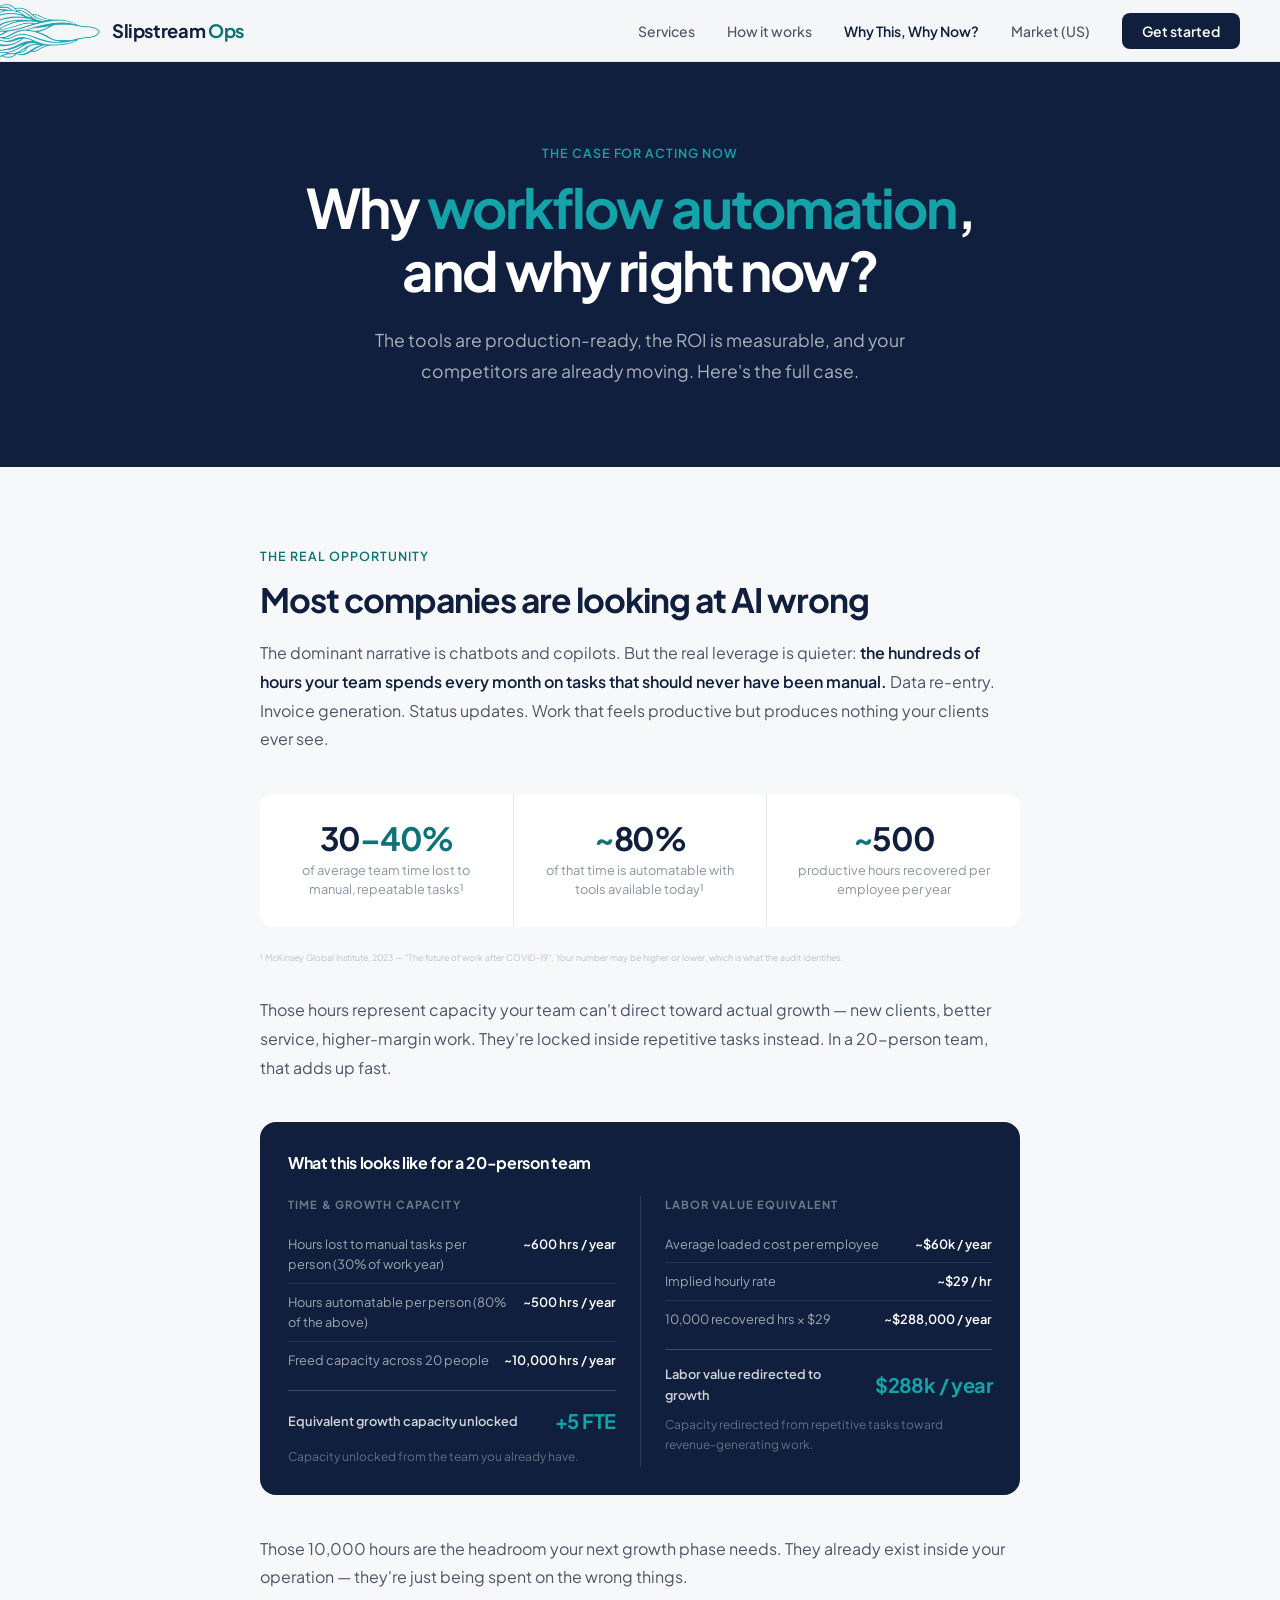
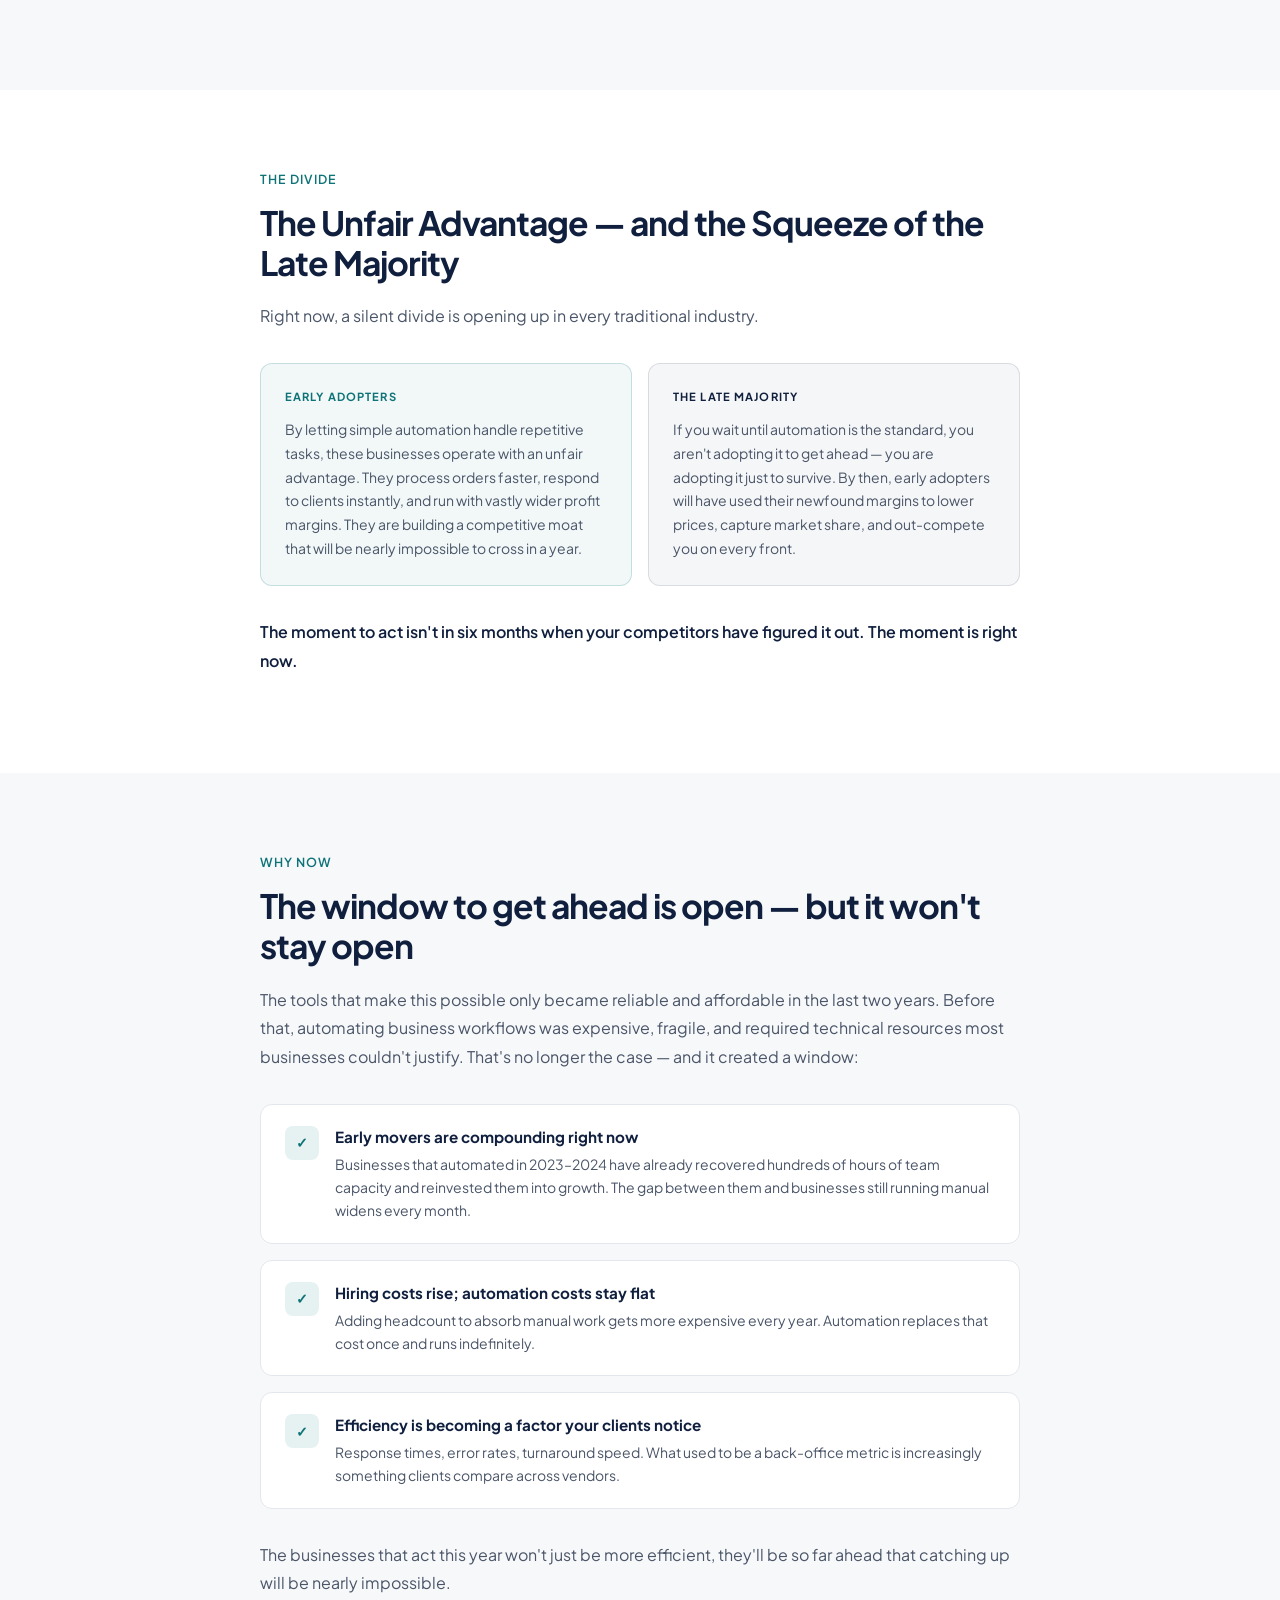
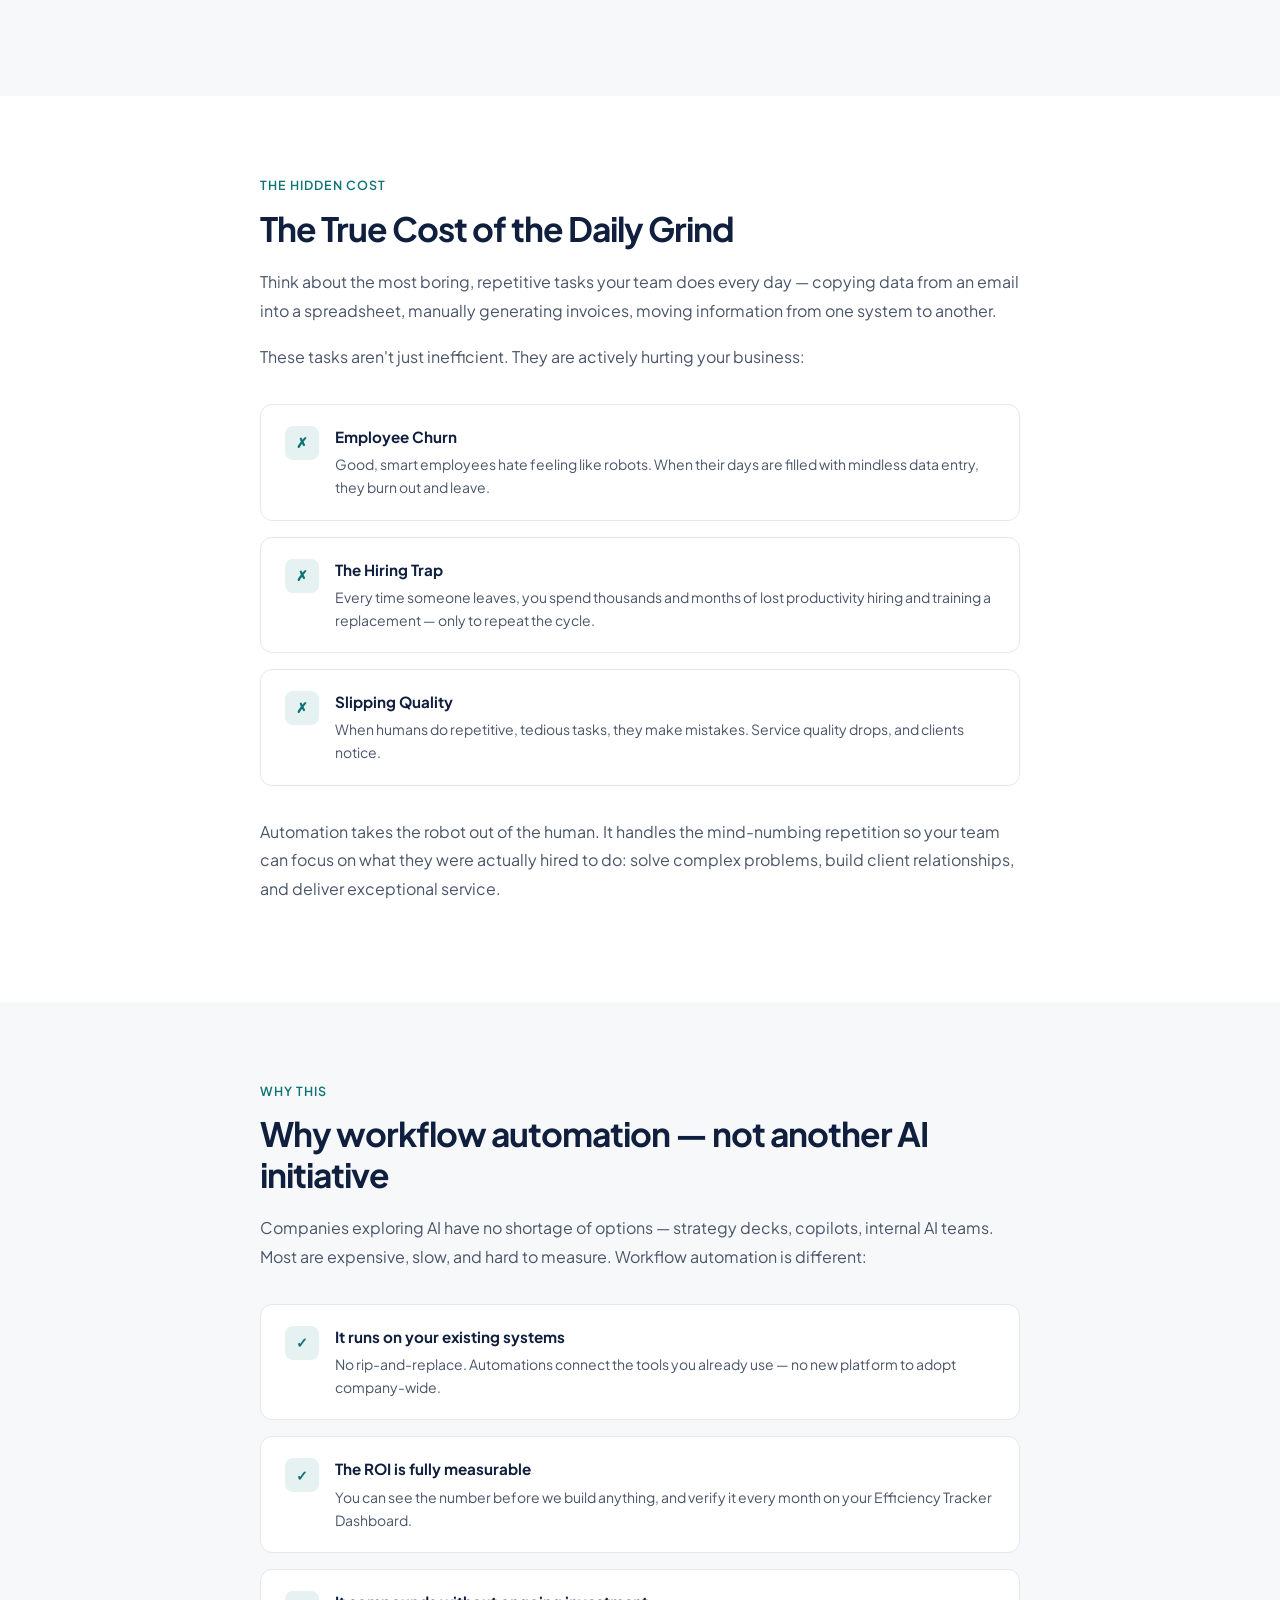
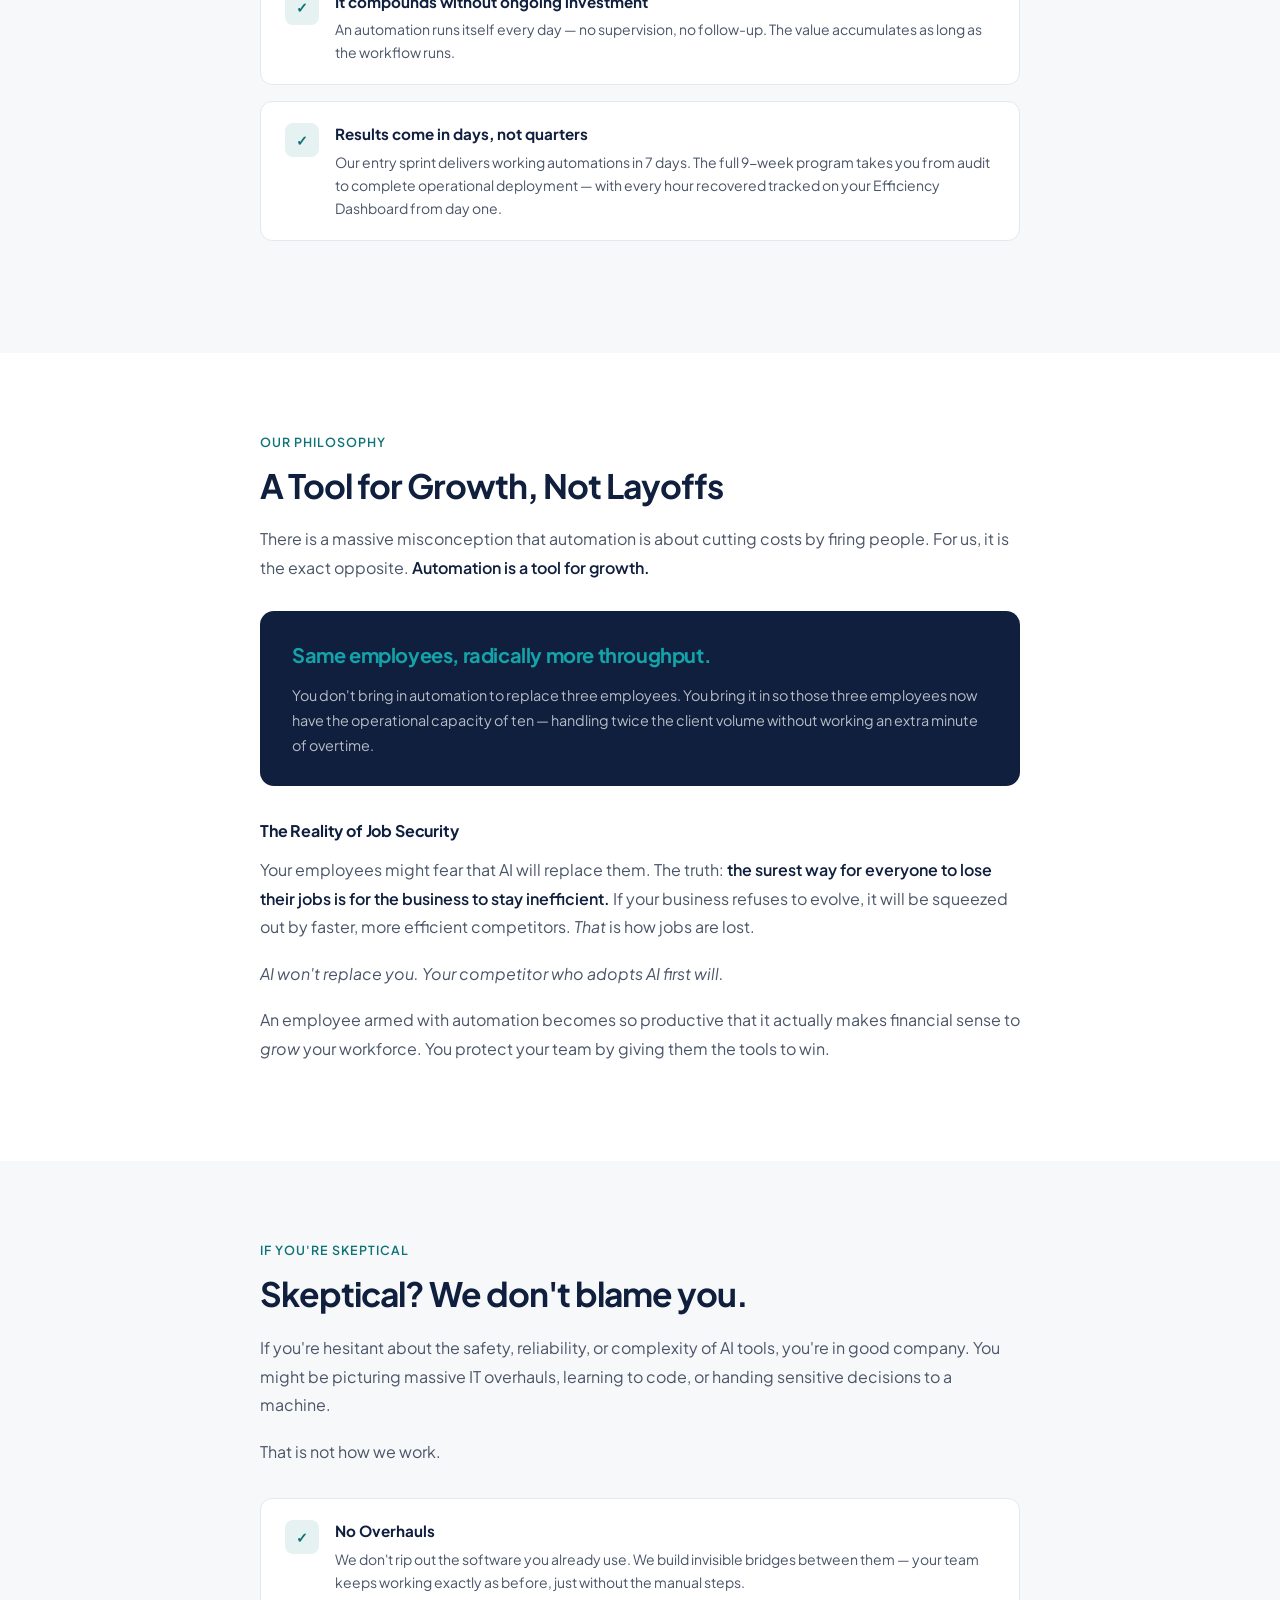
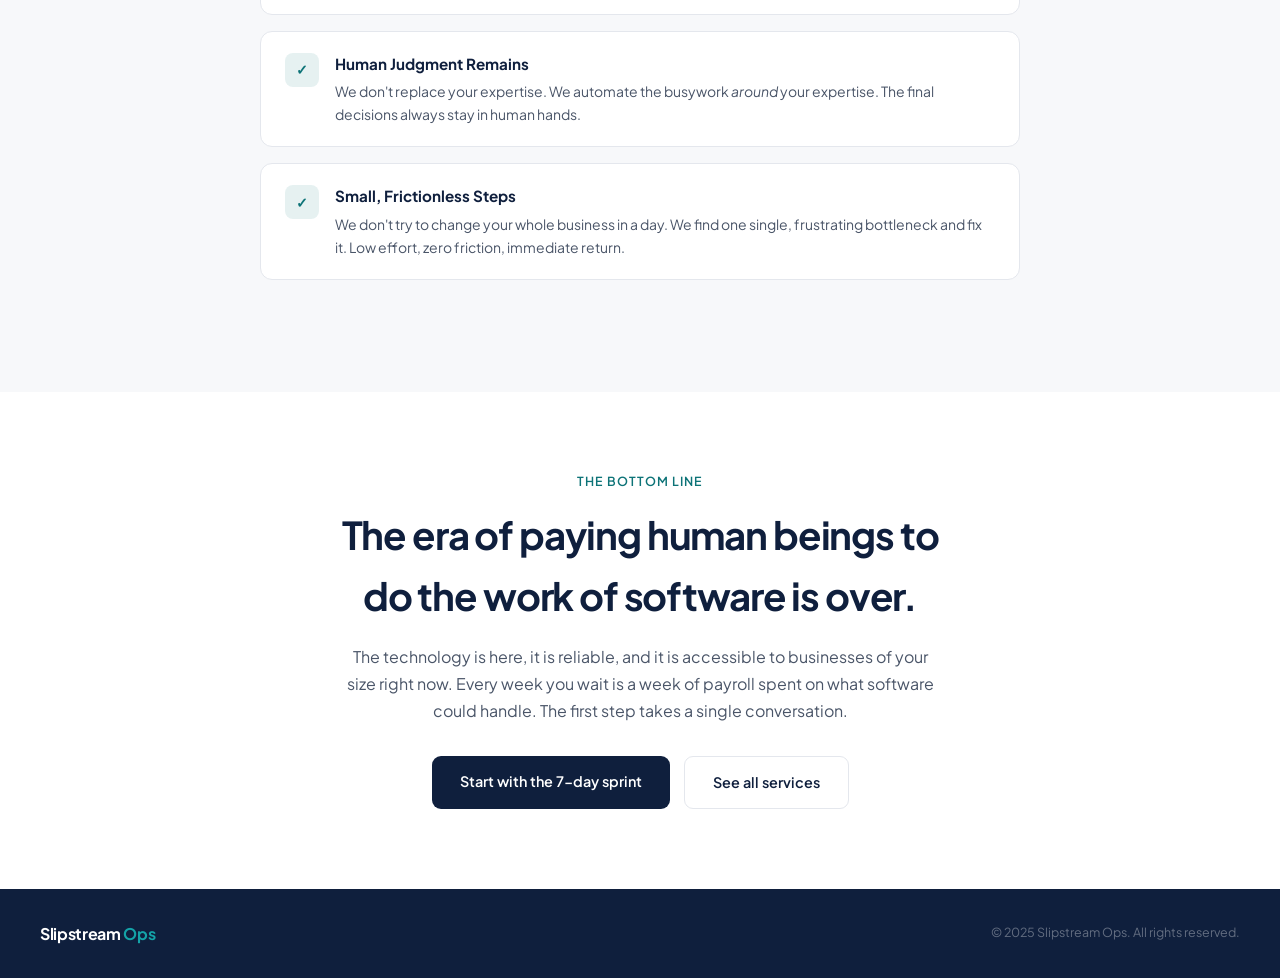
<file: site/why-this-why-now.html>
<!DOCTYPE html>
<html lang="en">
<head>
  <meta charset="UTF-8" />
  <meta name="viewport" content="width=device-width, initial-scale=1.0" />
  <title>Why This, Why Now? | Slipstream Ops</title>
  <meta name="description" content="Workflow automation is no longer a 'wait and see' decision. Here's the full business case: why these tools, why this approach, and why the window to get ahead of your competitors is right now." />
  <meta property="og:title" content="Why This, Why Now? | Slipstream Ops" />
  <meta property="og:description" content="Workflow automation is no longer a 'wait and see' decision. Here's the full business case: why these tools, why this approach, and why the window to get ahead of your competitors is right now." />
  <meta property="og:type" content="website" />
  <link rel="preconnect" href="https://fonts.googleapis.com" />
  <link rel="preconnect" href="https://fonts.gstatic.com" crossorigin />
  <link href="https://fonts.googleapis.com/css2?family=Plus+Jakarta+Sans:wght@300;400;500;600;700&display=swap" rel="stylesheet" />
  <link rel="stylesheet" href="shared.css" />
  <link rel="icon" type="image/png" sizes="32x32" href="favicon-32.png" />
  <link rel="icon" type="image/png" sizes="16x16" href="favicon-16.png" />
  <link rel="apple-touch-icon" sizes="180x180" href="apple-touch-icon.png" />
  <style>
    /* ── PAGE HERO ── */
    .page-hero {
      padding: 9rem 2.5rem 5rem;
      background: var(--navy);
      text-align: center;
    }
    .page-hero .eyebrow { color: var(--teal-lt); }
    .page-hero h1 {
      font-size: clamp(2.2rem, 4.5vw, 3.4rem);
      font-weight: 700;
      letter-spacing: -0.035em;
      color: var(--white);
      line-height: 1.15;
      max-width: 820px;
      margin: 0 auto 1.5rem;
    }
    .page-hero h1 em { font-style: normal; color: var(--teal-lt); }
    .page-hero .lead {
      font-size: 1.1rem;
      color: rgba(255,255,255,0.65);
      max-width: 580px;
      margin: 0 auto;
      line-height: 1.75;
    }

    /* ── ARTICLE BODY ── */
    .article-section { padding: 5rem 2.5rem; }
    .article-section.alt { background: var(--off); }
    .article-inner {
      max-width: 760px;
      margin: 0 auto;
    }
    .article-inner h2 {
      font-size: clamp(1.6rem, 3vw, 2.1rem);
      font-weight: 700;
      letter-spacing: -0.03em;
      color: var(--navy);
      line-height: 1.2;
      margin-bottom: 1.25rem;
    }
    .article-inner h3 {
      font-size: 1rem;
      font-weight: 700;
      color: var(--navy);
      margin: 2rem 0 0.75rem;
      letter-spacing: -0.01em;
    }
    .article-inner p {
      font-size: 1rem;
      color: var(--grey-dk);
      line-height: 1.8;
      margin-bottom: 1.1rem;
    }
    .article-inner p strong { color: var(--navy); font-weight: 600; }

    /* ── STAT CALLOUTS ── */
    .stat-callouts {
      display: grid;
      grid-template-columns: repeat(3, 1fr);
      gap: 1px;
      background: var(--border);
      border-radius: var(--radius);
      overflow: hidden;
      margin: 2.5rem 0;
    }
    .stat-callout {
      background: var(--white);
      padding: 1.75rem 1.5rem;
      text-align: center;
    }
    .article-section.alt .stat-callout { background: var(--white); }
    .stat-callout-number {
      font-size: 2rem;
      font-weight: 700;
      color: var(--navy);
      letter-spacing: -0.04em;
      line-height: 1;
      margin-bottom: 0.4rem;
    }
    .stat-callout-number span { color: var(--teal); }
    .stat-callout-label { font-size: 0.8rem; color: var(--grey-mid); line-height: 1.5; }
    .article-inner .stat-footnote { font-size: 0.55rem; color: var(--grey-mid); opacity: 0.55; margin-top: -1rem; margin-bottom: 2rem; line-height: 1.5; }

    /* ── POINT LIST ── */
    .point-list {
      display: flex;
      flex-direction: column;
      gap: 1rem;
      margin: 2rem 0;
    }
    .point-item {
      display: flex;
      gap: 1rem;
      align-items: flex-start;
      background: var(--white);
      border: 1px solid var(--border);
      border-radius: var(--radius);
      padding: 1.25rem 1.5rem;
    }
    .article-section.alt .point-item { background: var(--white); }
    .point-icon {
      width: 34px; height: 34px;
      background: rgba(13,115,119,0.1);
      border-radius: 8px;
      display: flex;
      align-items: center;
      justify-content: center;
      color: var(--teal);
      font-weight: 700;
      font-size: 0.9rem;
      flex-shrink: 0;
      margin-top: 1px;
    }
    .point-item h4 { font-size: 0.95rem; font-weight: 700; color: var(--navy); margin-bottom: 0.25rem; }
    .point-item p { font-size: 0.875rem; color: var(--grey-dk); line-height: 1.65; margin: 0; }

    /* ── COST CALCULATOR BLOCK ── */
    .cost-block {
      background: var(--navy);
      border-radius: 16px;
      padding: 1.75rem;
      margin: 2.5rem 0;
      color: var(--white);
    }
    .cost-block h3 {
      font-size: 1rem;
      font-weight: 700;
      color: var(--white);
      letter-spacing: -0.02em;
      margin-bottom: 1.25rem;
      margin-top: 0;
    }
    .cost-rows { display: flex; flex-direction: column; gap: 0.5rem; margin-bottom: 1.25rem; }
    .cost-row {
      display: flex;
      justify-content: space-between;
      align-items: baseline;
      gap: 0.75rem;
      font-size: 0.8rem;
      padding-bottom: 0.5rem;
      border-bottom: 1px solid rgba(255,255,255,0.1);
    }
    .cost-row:last-child { border-bottom: none; padding-bottom: 0; }
    .cost-row-label { color: rgba(255,255,255,0.6); }
    .cost-row-value { font-weight: 600; color: var(--white); white-space: nowrap; flex-shrink: 0; }
    .cost-total {
      display: flex;
      justify-content: space-between;
      align-items: center;
      gap: 0.75rem;
      padding-top: 0.875rem;
      border-top: 1px solid rgba(255,255,255,0.2);
    }
    .cost-total-label { font-size: 0.8rem; font-weight: 600; color: rgba(255,255,255,0.8); }
    .cost-total-value {
      font-size: 1.25rem;
      font-weight: 700;
      color: var(--teal-lt);
      letter-spacing: -0.03em;
      white-space: nowrap;
      flex-shrink: 0;
    }
    .cost-note { font-size: 0.75rem; color: rgba(255,255,255,0.35); margin-top: 0.625rem; }
    .cost-cols {
      display: grid;
      grid-template-columns: 1fr 1px 1fr;
      gap: 0 1.5rem;
    }
    .cost-col-divider { background: rgba(255,255,255,0.12); }
    .cost-col-label {
      font-size: 0.7rem;
      font-weight: 700;
      letter-spacing: 0.1em;
      text-transform: uppercase;
      color: rgba(255,255,255,0.4);
      margin-bottom: 1.25rem;
    }
    @media (max-width: 900px) {
      .cost-cols { grid-template-columns: 1fr; }
      .cost-col-divider { display: none; }
    }

    /* ── CTA SECTION ── */
    .cta-section {
      padding: 5rem 2.5rem;
      background: var(--white);
      text-align: center;
    }
    .cta-inner { max-width: 600px; margin: 0 auto; }
    .cta-inner h2 {
      font-size: clamp(1.8rem, 3vw, 2.4rem);
      font-weight: 700;
      letter-spacing: -0.03em;
      color: var(--navy);
      margin-bottom: 1rem;
    }
    .cta-inner p {
      font-size: 1rem;
      color: var(--grey-dk);
      line-height: 1.7;
      margin-bottom: 2rem;
    }
    .cta-buttons { display: flex; gap: 0.875rem; justify-content: center; flex-wrap: wrap; }

    /* ── DIVIDE GRID ── */
    .divide-grid {
      display: grid;
      grid-template-columns: 1fr 1fr;
      gap: 1rem;
      margin: 2rem 0;
    }
    .divide-card {
      border-radius: var(--radius);
      padding: 1.5rem;
      border: 1px solid var(--border);
    }
    .divide-card--early {
      background: rgba(13,115,119,0.05);
      border-color: rgba(13,115,119,0.2);
    }
    .divide-card--late {
      background: rgba(15,31,61,0.04);
      border-color: rgba(15,31,61,0.12);
    }
    .divide-card-label {
      font-size: 0.7rem;
      font-weight: 700;
      letter-spacing: 0.1em;
      text-transform: uppercase;
      margin-bottom: 0.75rem;
    }
    .divide-card--early .divide-card-label { color: var(--teal); }
    .divide-card--late .divide-card-label { color: var(--navy); }
    .divide-card p { font-size: 0.875rem; color: var(--grey-dk); line-height: 1.7; margin: 0; }

    /* ── PHILOSOPHY CALLOUT ── */
    .philosophy-callout {
      background: var(--navy);
      border-radius: 14px;
      padding: 1.75rem 2rem;
      margin: 1.75rem 0;
      color: var(--white);
    }
    .philosophy-callout-text {
      font-size: 1.25rem;
      font-weight: 700;
      color: var(--teal-lt);
      letter-spacing: -0.02em;
      margin-bottom: 0.75rem;
    }
    .philosophy-callout p { font-size: 0.9rem; color: rgba(255,255,255,0.7); line-height: 1.75; margin: 0; }

    @media (max-width: 900px) {
      .page-hero { padding: 7rem 1.25rem 4rem; }
      .article-section { padding: 3.5rem 1.25rem; }
      .stat-callouts { grid-template-columns: 1fr; }
      .divide-grid { grid-template-columns: 1fr; }
      .cta-section { padding: 3.5rem 1.25rem; }
    }
  </style>
</head>
<body>

  <nav>
    <a class="logo" href="index.html"><img src="stream_small-cutout-long.png" alt="" class="logo-img" />Slipstream&nbsp;<span>Ops</span></a>
    <button class="nav-burger" aria-label="Menu"><img src="hamburger-cutout.png" alt="" style="width:18px;height:auto;display:block;"></button>
    <ul class="nav-links">
      <li class="nav-dropdown"><a href="index.html#offers">Services</a>
        <div class="nav-dropdown-menu">
          <a href="tier1.html"><span class="dropdown-tier">Tier 1</span>The 7-Day Task Automation Sprint</a>
          <a href="tier2.html"><span class="dropdown-tier">Tier 2</span>The 9-Week AI Workflow Accelerator</a>
          <a href="tier3.html"><span class="dropdown-tier">Tier 3</span>The 21-Day VIP AI Workflow Overhaul</a>
        </div>
      </li>
      <li><a href="index.html#how">How it works</a></li>
      <li><a href="why-this-why-now.html" style="color:var(--navy);font-weight:600;">Why This, Why Now?</a></li>
      <li class="nav-dropdown">
        <a href="#">Market (US)</a>
        <div class="nav-dropdown-menu nav-market-menu">
          <a href="why-this-why-now.html"><span class="dropdown-tier"></span>🇺🇸 USA ($)</a>
          <a href="why-this-why-now-fr.html"><span class="dropdown-tier"></span>🇫🇷 France (€)</a>
        </div>
      </li>
      <li><a href="index.html#offers" class="nav-cta">Get started</a></li>
    </ul>
  </nav>

  <!-- HERO -->
  <section class="page-hero">
    <div class="eyebrow">The Case for Acting Now</div>
    <h1>Why <em>workflow automation</em>,<br>and why right now?</h1>
    <p class="lead">The tools are production-ready, the ROI is measurable, and your competitors are already moving. Here's the full case.</p>
  </section>

  <!-- THE REAL OPPORTUNITY -->
  <section class="article-section alt">
    <div class="article-inner">
      <div class="eyebrow">The Real Opportunity</div>
      <h2>Most companies are looking at AI wrong</h2>
      <p>The dominant narrative is chatbots and copilots. But the real leverage is quieter: <strong>the hundreds of hours your team spends every month on tasks that should never have been manual.</strong> Data re-entry. Invoice generation. Status updates. Work that feels productive but produces nothing your clients ever see.</p>

      <div class="stat-callouts">
        <div class="stat-callout">
          <div class="stat-callout-number">30<span>–40%</span></div>
          <div class="stat-callout-label">of average team time lost to manual, repeatable tasks¹</div>
        </div>
        <div class="stat-callout">
          <div class="stat-callout-number"><span>~</span>80%</div>
          <div class="stat-callout-label">of that time is automatable with tools available today¹</div>
        </div>
        <div class="stat-callout">
          <div class="stat-callout-number"><span>~</span>500</div>
          <div class="stat-callout-label">productive hours recovered per employee per year</div>
        </div>
      </div>
      <p class="stat-footnote">¹ McKinsey Global Institute, 2023 — "The future of work after COVID-19". Your number may be higher or lower, which is what the audit identifies.</p>

      <p>Those hours represent capacity your team can't direct toward actual growth — new clients, better service, higher-margin work. They're locked inside repetitive tasks instead. In a 20-person team, that adds up fast.</p>

      <div class="cost-block">
        <h3>What this looks like for a 20-person team</h3>
        <div class="cost-cols">
          <div class="cost-col">
            <div class="cost-col-label">Time &amp; Growth Capacity</div>
            <div class="cost-rows">
              <div class="cost-row">
                <span class="cost-row-label">Hours lost to manual tasks per person (30% of work year)</span>
                <span class="cost-row-value">~600 hrs / year</span>
              </div>
              <div class="cost-row">
                <span class="cost-row-label">Hours automatable per person (80% of the above)</span>
                <span class="cost-row-value">~500 hrs / year</span>
              </div>
              <div class="cost-row">
                <span class="cost-row-label">Freed capacity across 20 people</span>
                <span class="cost-row-value">~10,000 hrs / year</span>
              </div>
            </div>
            <div class="cost-total">
              <span class="cost-total-label">Equivalent growth capacity unlocked</span>
              <span class="cost-total-value">+5 FTE</span>
            </div>
            <div class="cost-note">Capacity unlocked from the team you already have.</div>
          </div>
          <div class="cost-col-divider"></div>
          <div class="cost-col">
            <div class="cost-col-label">Labor Value Equivalent</div>
            <div class="cost-rows">
              <div class="cost-row">
                <span class="cost-row-label">Average loaded cost per employee</span>
                <span class="cost-row-value">~$60k / year</span>
              </div>
              <div class="cost-row">
                <span class="cost-row-label">Implied hourly rate</span>
                <span class="cost-row-value">~$29 / hr</span>
              </div>
              <div class="cost-row">
                <span class="cost-row-label">10,000 recovered hrs × $29</span>
                <span class="cost-row-value">~$288,000 / year</span>
              </div>
            </div>
            <div class="cost-total">
              <span class="cost-total-label">Labor value redirected to growth</span>
              <span class="cost-total-value">$288k / year</span>
            </div>
            <div class="cost-note">Capacity redirected from repetitive tasks toward revenue-generating work.</div>
          </div>
        </div>
      </div>

      <p>Those 10,000 hours are the headroom your next growth phase needs. They already exist inside your operation — they're just being spent on the wrong things.</p>
    </div>
  </section>

  <!-- THE DIVIDE -->
  <section class="article-section">
    <div class="article-inner">
      <div class="eyebrow">The Divide</div>
      <h2>The Unfair Advantage — and the Squeeze of the Late Majority</h2>
      <p>Right now, a silent divide is opening up in every traditional industry.</p>
      <div class="divide-grid">
        <div class="divide-card divide-card--early">
          <div class="divide-card-label">Early Adopters</div>
          <p>By letting simple automation handle repetitive tasks, these businesses operate with an unfair advantage. They process orders faster, respond to clients instantly, and run with vastly wider profit margins. They are building a competitive moat that will be nearly impossible to cross in a year.</p>
        </div>
        <div class="divide-card divide-card--late">
          <div class="divide-card-label">The Late Majority</div>
          <p>If you wait until automation is the standard, you aren't adopting it to get ahead — you are adopting it just to survive. By then, early adopters will have used their newfound margins to lower prices, capture market share, and out-compete you on every front.</p>
        </div>
      </div>
      <p><strong>The moment to act isn't in six months when your competitors have figured it out. The moment is right now.</strong></p>
    </div>
  </section>

  <!-- WHY NOW -->
  <section class="article-section alt">
    <div class="article-inner">
      <div class="eyebrow">Why Now</div>
      <h2>The window to get ahead is open — but it won't stay open</h2>
      <p>The tools that make this possible only became reliable and affordable in the last two years. Before that, automating business workflows was expensive, fragile, and required technical resources most businesses couldn't justify. That's no longer the case — and it created a window:</p>
      <div class="point-list">
        <div class="point-item">
          <div class="point-icon">&#10003;</div>
          <div>
            <h4>Early movers are compounding right now</h4>
            <p>Businesses that automated in 2023–2024 have already recovered hundreds of hours of team capacity and reinvested them into growth. The gap between them and businesses still running manual widens every month.</p>
          </div>
        </div>
        <div class="point-item">
          <div class="point-icon">&#10003;</div>
          <div>
            <h4>Hiring costs rise; automation costs stay flat</h4>
            <p>Adding headcount to absorb manual work gets more expensive every year. Automation replaces that cost once and runs indefinitely.</p>
          </div>
        </div>
        <div class="point-item">
          <div class="point-icon">&#10003;</div>
          <div>
            <h4>Efficiency is becoming a factor your clients notice</h4>
            <p>Response times, error rates, turnaround speed. What used to be a back-office metric is increasingly something clients compare across vendors.</p>
          </div>
        </div>
      </div>
      <p>The businesses that act this year won't just be more efficient, they'll be so far ahead that catching up will be nearly impossible.</p>
    </div>
  </section>

  <!-- THE HIDDEN COST -->
  <section class="article-section">
    <div class="article-inner">
      <div class="eyebrow">The Hidden Cost</div>
      <h2>The True Cost of the Daily Grind</h2>
      <p>Think about the most boring, repetitive tasks your team does every day — copying data from an email into a spreadsheet, manually generating invoices, moving information from one system to another.</p>
      <p>These tasks aren't just inefficient. They are actively hurting your business:</p>
      <div class="point-list">
        <div class="point-item">
          <div class="point-icon">&#10007;</div>
          <div>
            <h4>Employee Churn</h4>
            <p>Good, smart employees hate feeling like robots. When their days are filled with mindless data entry, they burn out and leave.</p>
          </div>
        </div>
        <div class="point-item">
          <div class="point-icon">&#10007;</div>
          <div>
            <h4>The Hiring Trap</h4>
            <p>Every time someone leaves, you spend thousands and months of lost productivity hiring and training a replacement — only to repeat the cycle.</p>
          </div>
        </div>
        <div class="point-item">
          <div class="point-icon">&#10007;</div>
          <div>
            <h4>Slipping Quality</h4>
            <p>When humans do repetitive, tedious tasks, they make mistakes. Service quality drops, and clients notice.</p>
          </div>
        </div>
      </div>
      <p>Automation takes the robot out of the human. It handles the mind-numbing repetition so your team can focus on what they were actually hired to do: solve complex problems, build client relationships, and deliver exceptional service.</p>
    </div>
  </section>

  <!-- WHY THIS -->
  <section class="article-section alt">
    <div class="article-inner">
      <div class="eyebrow">Why This</div>
      <h2>Why workflow automation — not another AI initiative</h2>
      <p>Companies exploring AI have no shortage of options — strategy decks, copilots, internal AI teams. Most are expensive, slow, and hard to measure. Workflow automation is different:</p>

      <div class="point-list">
        <div class="point-item">
          <div class="point-icon">&#10003;</div>
          <div>
            <h4>It runs on your existing systems</h4>
            <p>No rip-and-replace. Automations connect the tools you already use — no new platform to adopt company-wide.</p>
          </div>
        </div>
        <div class="point-item">
          <div class="point-icon">&#10003;</div>
          <div>
            <h4>The ROI is fully measurable</h4>
            <p>You can see the number before we build anything, and verify it every month on your Efficiency Tracker Dashboard.</p>
          </div>
        </div>
        <div class="point-item">
          <div class="point-icon">&#10003;</div>
          <div>
            <h4>It compounds without ongoing investment</h4>
            <p>An automation runs itself every day — no supervision, no follow-up. The value accumulates as long as the workflow runs.</p>
          </div>
        </div>
        <div class="point-item">
          <div class="point-icon">&#10003;</div>
          <div>
            <h4>Results come in days, not quarters</h4>
            <p>Our entry sprint delivers working automations in 7 days. The full 9-week program takes you from audit to complete operational deployment — with every hour recovered tracked on your Efficiency Dashboard from day one.</p>
          </div>
        </div>
      </div>

    </div>
  </section>

  <!-- GROWTH PHILOSOPHY -->
  <section class="article-section">
    <div class="article-inner">
      <div class="eyebrow">Our Philosophy</div>
      <h2>A Tool for Growth, Not Layoffs</h2>
      <p>There is a massive misconception that automation is about cutting costs by firing people. For us, it is the exact opposite. <strong>Automation is a tool for growth.</strong></p>
      <div class="philosophy-callout">
        <div class="philosophy-callout-text">Same employees, radically more throughput.</div>
        <p>You don't bring in automation to replace three employees. You bring it in so those three employees now have the operational capacity of ten — handling twice the client volume without working an extra minute of overtime.</p>
      </div>
      <h3>The Reality of Job Security</h3>
      <p>Your employees might fear that AI will replace them. The truth: <strong>the surest way for everyone to lose their jobs is for the business to stay inefficient.</strong> If your business refuses to evolve, it will be squeezed out by faster, more efficient competitors. <em>That</em> is how jobs are lost.</p>
      <p><em>AI won't replace you. Your competitor who adopts AI first will.</em></p>
      <p>An employee armed with automation becomes so productive that it actually makes financial sense to <em>grow</em> your workforce. You protect your team by giving them the tools to win.</p>
    </div>
  </section>

  <!-- SKEPTICAL -->
  <section class="article-section alt">
    <div class="article-inner">
      <div class="eyebrow">If You're Skeptical</div>
      <h2>Skeptical? We don't blame you.</h2>
      <p>If you're hesitant about the safety, reliability, or complexity of AI tools, you're in good company. You might be picturing massive IT overhauls, learning to code, or handing sensitive decisions to a machine.</p>
      <p>That is not how we work.</p>
      <div class="point-list">
        <div class="point-item">
          <div class="point-icon">&#10003;</div>
          <div>
            <h4>No Overhauls</h4>
            <p>We don't rip out the software you already use. We build invisible bridges between them — your team keeps working exactly as before, just without the manual steps.</p>
          </div>
        </div>
        <div class="point-item">
          <div class="point-icon">&#10003;</div>
          <div>
            <h4>Human Judgment Remains</h4>
            <p>We don't replace your expertise. We automate the busywork <em>around</em> your expertise. The final decisions always stay in human hands.</p>
          </div>
        </div>
        <div class="point-item">
          <div class="point-icon">&#10003;</div>
          <div>
            <h4>Small, Frictionless Steps</h4>
            <p>We don't try to change your whole business in a day. We find one single, frustrating bottleneck and fix it. Low effort, zero friction, immediate return.</p>
          </div>
        </div>
      </div>
    </div>
  </section>

  <!-- CTA -->
  <section class="cta-section">
    <div class="cta-inner">
      <div class="eyebrow">The Bottom Line</div>
      <h2>The era of paying human beings to do the work of software is over.</h2>
      <p>The technology is here, it is reliable, and it is accessible to businesses of your size right now. Every week you wait is a week of payroll spent on what software could handle. The first step takes a single conversation.</p>
      <div class="cta-buttons">
        <a class="btn-primary" href="tier1.html">Start with the 7-day sprint</a>
        <a class="btn-secondary" href="index.html#offers">See all services</a>
      </div>
    </div>
  </section>

  <footer>
    <a class="footer-logo" href="index.html">Slipstream&nbsp;<span>Ops</span></a>
    <div class="footer-copy">&copy; 2025 Slipstream Ops. All rights reserved.</div>
  </footer>

  <script>
    (function(){
      var nav = document.querySelector('nav');
      var burger = document.querySelector('.nav-burger');
      if (!burger) return;
      burger.addEventListener('click', function(e){ e.stopPropagation(); nav.classList.toggle('menu-open'); });
      document.addEventListener('click', function(e){ if (!nav.contains(e.target)) nav.classList.remove('menu-open'); });
    })();
  </script>
</body>
</html>
</file>
<file: site/shared.css>
*, *::before, *::after { box-sizing: border-box; margin: 0; padding: 0; }

:root {
  --navy:     #0f1f3d;
  --navy-mid: #1a3260;
  --teal:     #0d7377;
  --teal-lt:  #14a3a8;
  --white:    #ffffff;
  --off:      #f7f8fa;
  --border:   #e4e7ed;
  --grey-mid: #8a95a3;
  --grey-dk:  #4a5568;
  --text:     #1a2332;
  --shadow:   0 2px 16px rgba(15,31,61,0.08);
  --shadow-lg:0 8px 40px rgba(15,31,61,0.12);
  --radius:   12px;
}

html { scroll-behavior: smooth; }

body {
  background: var(--white);
  color: var(--text);
  font-family: 'Plus Jakarta Sans', sans-serif;
  font-weight: 400;
  line-height: 1.6;
  -webkit-font-smoothing: antialiased;
}

/* ── NAV ── */
nav {
  position: fixed;
  top: 0; left: 0; right: 0;
  z-index: 100;
  background: rgba(255,255,255,0.96);
  backdrop-filter: blur(12px);
  border-bottom: 1px solid var(--border);
  padding: 0 2.5rem 0 0;
  height: 62px;
  display: flex;
  align-items: center;
  justify-content: space-between;
}

.logo {
  font-weight: 700;
  font-size: 1.15rem;
  color: var(--navy);
  text-decoration: none;
  letter-spacing: -0.02em;
  display: flex;
  align-items: center;
}
.logo-img {
  height: 54px;
  margin-right: 0.75rem;
  margin-top: 4px;
  margin-bottom: 4px;
  width: auto;
}
.logo span { color: var(--teal); }

.nav-links {
  display: flex;
  align-items: center;
  gap: 2rem;
  list-style: none;
}
.nav-links a {
  font-size: 0.875rem;
  font-weight: 500;
  color: var(--grey-dk);
  text-decoration: none;
  transition: color 0.2s;
}
.nav-links a:hover { color: var(--navy); }
.nav-cta {
  background: var(--navy) !important;
  color: var(--white) !important;
  padding: 0.55rem 1.25rem;
  border-radius: 8px;
  font-size: 0.875rem !important;
  font-weight: 600 !important;
  transition: background 0.2s !important;
  white-space: nowrap;
}
.nav-cta:hover { background: var(--navy-mid) !important; }

/* ── FOOTER ── */
footer {
  background: var(--navy);
  padding: 2rem 2.5rem;
  display: flex;
  align-items: center;
  justify-content: space-between;
}
.footer-logo {
  font-weight: 700;
  font-size: 1rem;
  color: var(--white);
  text-decoration: none;
  letter-spacing: -0.02em;
}
.footer-logo span { color: var(--teal-lt); }
.footer-copy { font-size: 0.78rem; color: rgba(255,255,255,0.35); }

/* ── SHARED UTILS ── */
.eyebrow {
  font-size: 0.78rem;
  font-weight: 600;
  letter-spacing: 0.08em;
  text-transform: uppercase;
  color: var(--teal);
  margin-bottom: 0.75rem;
}

.section-header { text-align: center; margin-bottom: 3.5rem; }
.section-header h2 {
  font-size: clamp(1.8rem, 3vw, 2.6rem);
  font-weight: 700;
  letter-spacing: -0.03em;
  color: var(--navy);
  line-height: 1.2;
  margin-bottom: 0.75rem;
}
.section-header p {
  font-size: 1rem;
  color: var(--grey-dk);
  max-width: 720px;
  margin: 0 auto;
}

.btn-primary {
  background: var(--navy);
  color: var(--white);
  font-size: 0.9rem;
  font-weight: 600;
  padding: 0.85rem 1.75rem;
  border-radius: 9px;
  border: none;
  cursor: pointer;
  text-decoration: none;
  display: inline-block;
  transition: background 0.2s, transform 0.15s;
}
.btn-primary:hover { background: var(--navy-mid); transform: translateY(-1px); }

.btn-secondary {
  background: var(--white);
  color: var(--navy);
  font-size: 0.9rem;
  font-weight: 600;
  padding: 0.85rem 1.75rem;
  border-radius: 9px;
  border: 1.5px solid var(--border);
  cursor: pointer;
  text-decoration: none;
  display: inline-block;
  transition: border-color 0.2s, transform 0.15s;
}
.btn-secondary:hover { border-color: var(--grey-mid); transform: translateY(-1px); }

/* ── OFFER SUMMARY CARDS (shared, used on index + detail pages) ── */
.offers-grid {
  display: grid;
  grid-template-columns: repeat(3, 1fr);
  gap: 1.25rem;
}

.offer-card {
  background: var(--white);
  border: 1.5px solid var(--border);
  border-radius: 20px;
  padding: 2rem;
  display: flex;
  flex-direction: column;
  position: relative;
  transition: box-shadow 0.25s, transform 0.2s;
}
.offer-card:hover { box-shadow: var(--shadow-lg); transform: translateY(-3px); }

.offer-card.greyed {
  opacity: 0.45;
  pointer-events: none;
}

.offer-card.active-card {
  border-color: var(--teal);
  box-shadow: 0 0 0 3px rgba(13,115,119,0.12), var(--shadow-lg);
}

.offer-card.soldout {
  background: var(--white);
}

.featured-badge {
  position: absolute;
  top: -13px; left: 50%;
  transform: translateX(-50%);
  background: var(--teal);
  color: var(--white);
  font-size: 0.68rem;
  font-weight: 700;
  letter-spacing: 0.08em;
  text-transform: uppercase;
  padding: 0.28rem 0.85rem;
  border-radius: 999px;
  white-space: nowrap;
}

.offer-tier-label {
  font-size: 0.72rem;
  font-weight: 600;
  letter-spacing: 0.1em;
  text-transform: uppercase;
  color: var(--teal);
  margin-bottom: 0.6rem;
}

.offer-name {
  font-size: 1.1rem;
  font-weight: 700;
  color: var(--navy);
  letter-spacing: -0.02em;
  line-height: 1.3;
  margin-bottom: 0.75rem;
}

.offer-divider {
  height: 1px;
  background: var(--border);
  margin: 1rem 0;
}

.offer-features {
  list-style: none;
  display: flex;
  flex-direction: column;
  gap: 0.55rem;
  margin-bottom: 1.5rem;
  flex-grow: 1;
}
.offer-features li {
  display: flex;
  gap: 0.6rem;
  align-items: flex-start;
  font-size: 0.84rem;
  color: var(--grey-dk);
  line-height: 1.5;
}
.feature-check {
  width: 17px; height: 17px;
  background: rgba(13,115,119,0.1);
  border-radius: 50%;
  display: flex;
  align-items: center;
  justify-content: center;
  flex-shrink: 0;
  margin-top: 1px;
  font-size: 0.58rem;
  color: var(--teal);
  font-weight: 700;
}

.offer-price-box {
  background: var(--off);
  border-radius: 10px;
  padding: 1.1rem 1.25rem;
  margin-bottom: 1.25rem;
}
.offer-price {
  font-size: 1rem;
  font-weight: 700;
  color: var(--navy);
  letter-spacing: -0.01em;
  line-height: 1.2;
  margin-bottom: 0.2rem;
}
.offer-price-note {
  font-size: 0.77rem;
  color: var(--grey-mid);
}
.offer-price-recurring {
  font-size: 1rem;
  font-weight: 600;
  color: var(--navy);
  margin-top: 0.4rem;
}
.offer-guarantee {
  font-size: 0.75rem;
  color: var(--grey-mid);
  margin-top: 0.5rem;
  font-style: italic;
}

/* CTA within card */
.offer-cta {
  display: block;
  text-align: center;
  font-size: 0.875rem;
  font-weight: 600;
  padding: 0.8rem;
  border-radius: 9px;
  text-decoration: none;
  transition: all 0.2s;
  cursor: pointer;
}
.offer-cta-outline {
  border: 1.5px solid var(--border);
  color: var(--navy);
  background: var(--white);
}
.offer-cta-outline:hover { border-color: var(--navy); background: var(--navy); color: var(--white); }

.offer-cta-teal {
  background: var(--teal);
  color: var(--white);
  border: 1.5px solid var(--teal);
}
.offer-cta-teal:hover { background: var(--teal-lt); border-color: var(--teal-lt); }

.offer-cta-soldout {
  background: var(--white);
  color: #c0392b;
  border: 1.5px solid #c0392b;
  cursor: default;
}
.waitlist-link {
  display: block;
  text-align: center;
  font-size: 0.78rem;
  color: var(--teal);
  text-decoration: underline;
  margin-top: 0.6rem;
  cursor: pointer;
}
.waitlist-link:hover { color: var(--teal-lt); }

/* ── NAV DROPDOWN ── */
.nav-dropdown { position: relative; }
.nav-dropdown-menu {
  position: absolute;
  top: calc(100% + 6px);
  left: 50%;
  transform: translateX(-50%);
  background: var(--white);
  border: 1px solid var(--border);
  border-radius: var(--radius);
  box-shadow: var(--shadow-lg);
  padding: 0.4rem;
  min-width: 300px;
  display: none;
  flex-direction: column;
  z-index: 200;
}
.nav-dropdown:hover .nav-dropdown-menu { display: flex; }
.nav-dropdown-menu a {
  display: flex;
  flex-direction: column;
  gap: 0.1rem;
  padding: 0.65rem 0.9rem;
  border-radius: 8px;
  text-decoration: none;
  color: var(--text) !important;
  font-size: 0.84rem !important;
  font-weight: 500 !important;
  transition: background 0.15s;
  white-space: nowrap;
}
.nav-dropdown-menu a:hover { background: var(--off); color: var(--navy) !important; }
.dropdown-tier {
  font-size: 0.66rem;
  font-weight: 700;
  letter-spacing: 0.08em;
  text-transform: uppercase;
  color: var(--teal);
}

.nav-dropdown-menu.nav-market-menu a {
  flex-direction: row;
  align-items: center;
  gap: 0.5rem;
}
.nav-dropdown-menu.nav-market-menu .dropdown-tier {
  font-size: 1rem;
  letter-spacing: 0;
  text-transform: none;
}

/* ── SOLD-OUT BOOK BUTTON ── */
.offer-cta-book-disabled {
  display: block;
  text-align: center;
  font-size: 0.875rem;
  font-weight: 600;
  padding: 0.8rem;
  border-radius: 9px;
  background: var(--off);
  color: var(--grey-mid);
  border: 1.5px solid var(--border);
  cursor: not-allowed;
}
.soldout-tag {
  text-align: center;
  font-size: 0.78rem;
  margin-top: 0.5rem;
}
.soldout-tag span {
  color: #c0392b;
  font-weight: 600;
}
.soldout-tag a {
  color: var(--teal);
  text-decoration: underline;
  font-weight: 500;
  cursor: pointer;
}
.soldout-tag a:hover { color: var(--teal-lt); }

/* ── BOOK CALL BLOCK (shared) ── */
.book-section { padding: 6rem 2.5rem; background: var(--white); }
.book-inner { max-width: 720px; margin: 0 auto; }

.book-card {
  background: var(--off);
  border: 1.5px solid var(--border);
  border-radius: 20px;
  padding: 3rem;
  margin-top: 3rem;
}
.book-card-header {
  display: flex;
  align-items: center;
  gap: 1rem;
  margin-bottom: 2rem;
  padding-bottom: 1.5rem;
  border-bottom: 1px solid var(--border);
}
.book-icon {
  width: 46px; height: 46px;
  background: var(--navy);
  border-radius: 12px;
  display: flex;
  align-items: center;
  justify-content: center;
  color: var(--white);
  font-size: 1.1rem;
  font-weight: 700;
  flex-shrink: 0;
}
.book-card-header-text h3 {
  font-size: 1.1rem;
  font-weight: 700;
  color: var(--navy);
  letter-spacing: -0.02em;
}
.book-card-header-text p { font-size: 0.82rem; color: var(--grey-mid); margin-top: 0.15rem; }

.book-options { display: flex; flex-direction: column; gap: 0.75rem; }

.book-option {
  background: var(--white);
  border: 1.5px solid var(--border);
  border-radius: 12px;
  padding: 1.1rem 1.3rem;
  display: flex;
  align-items: center;
  justify-content: space-between;
  text-decoration: none;
  color: var(--text);
  transition: all 0.2s;
}
.book-option:hover { border-color: var(--teal); box-shadow: 0 0 0 3px rgba(13,115,119,0.07); }
.book-option.active-option { border-color: var(--teal); background: rgba(13,115,119,0.03); }
.book-option.greyed-option { opacity: 0.4; pointer-events: none; }

.book-option-left { display: flex; flex-direction: column; gap: 0.2rem; }
.book-option-tier { font-size: 0.68rem; font-weight: 700; letter-spacing: 0.08em; text-transform: uppercase; color: var(--teal); }
.book-option-name { font-size: 0.9rem; font-weight: 600; color: var(--navy); }
.book-option-meta { font-size: 0.77rem; color: var(--grey-mid); }

.book-option-arrow {
  width: 30px; height: 30px;
  background: var(--off);
  border-radius: 8px;
  display: flex;
  align-items: center;
  justify-content: center;
  color: var(--navy);
  font-size: 0.9rem;
  transition: background 0.2s, color 0.2s;
  flex-shrink: 0;
}
.book-option:hover .book-option-arrow,
.book-option.active-option .book-option-arrow { background: var(--teal); color: var(--white); }

.book-note {
  margin-top: 1.25rem;
  padding-top: 1.25rem;
  border-top: 1px solid var(--border);
  font-size: 0.8rem;
  color: var(--grey-mid);
  text-align: center;
}

/* ── HAMBURGER BUTTON ── */
.nav-burger {
  display: none;
  background: none;
  border: none;
  -webkit-appearance: none;
  appearance: none;
  cursor: pointer;
  padding: 0.15rem 0.25rem;
  flex-shrink: 0;
  opacity: 0.65;
  transition: opacity 0.2s;
  box-shadow: none;
  outline: none;
}
.nav-burger:hover { opacity: 1; }

/* ── RESPONSIVE ── */
@media (max-width: 900px) {
  nav {
    padding: 0 0.75rem;
    max-width: 100vw;
    overflow: visible;
  }
  .nav-burger {
    display: block;
    margin-left: auto;
    margin-right: 0.75rem;
  }
  .logo { font-size: 0.9rem; flex-shrink: 1; min-width: 0; }
  .logo-img { height: 56px; }
  .nav-links { display: none; }

  /* ── OPEN STATE ── */
  nav.menu-open .nav-links {
    display: flex;
    position: absolute;
    top: 68px; left: 0; right: 0;
    flex-direction: column;
    align-items: stretch;
    background: rgba(255,255,255,0.98);
    backdrop-filter: blur(12px);
    border-bottom: 1px solid var(--border);
    box-shadow: 0 8px 24px rgba(15,31,61,0.1);
    z-index: 99;
    padding: 0;
    gap: 0;
  }
  nav.menu-open .nav-links li { display: block !important; }
  nav.menu-open .nav-links li:last-child { display: none !important; }
  nav.menu-open .nav-links > li > a {
    display: block;
    padding: 0.85rem 1.25rem;
    font-size: 0.9rem !important;
    font-weight: 500 !important;
    color: var(--navy) !important;
    border-bottom: 1px solid var(--border);
  }
  nav.menu-open .nav-links > li > a:hover { background: var(--off); }

  /* Dropdown parents become section labels */
  nav.menu-open .nav-links .nav-dropdown > a {
    font-size: 0.68rem !important;
    font-weight: 700 !important;
    letter-spacing: 0.1em;
    text-transform: uppercase;
    color: var(--teal) !important;
    padding: 0.65rem 1.25rem 0.3rem !important;
    border-bottom: none !important;
    pointer-events: none;
    background: none !important;
  }

  /* Inline sub-menus */
  nav.menu-open .nav-dropdown-menu {
    display: flex !important;
    position: static;
    transform: none;
    box-shadow: none;
    border: none;
    border-radius: 0;
    background: var(--off);
    padding: 0;
    min-width: 0;
    width: 100%;
    border-bottom: 1px solid var(--border);
  }
  nav.menu-open .nav-dropdown-menu a {
    padding: 0.65rem 1.25rem 0.65rem 2rem !important;
    font-size: 0.84rem !important;
    font-weight: 400 !important;
    color: var(--grey-dk) !important;
    border-bottom: 1px solid var(--border);
    border-radius: 0;
    white-space: normal;
  }
  nav.menu-open .nav-dropdown-menu a:last-child { border-bottom: none; }

  .offers-grid { grid-template-columns: 1fr; }
  .book-card { padding: 1.75rem; }
  footer { flex-direction: column; gap: 0.75rem; text-align: center; }
}
</file>
